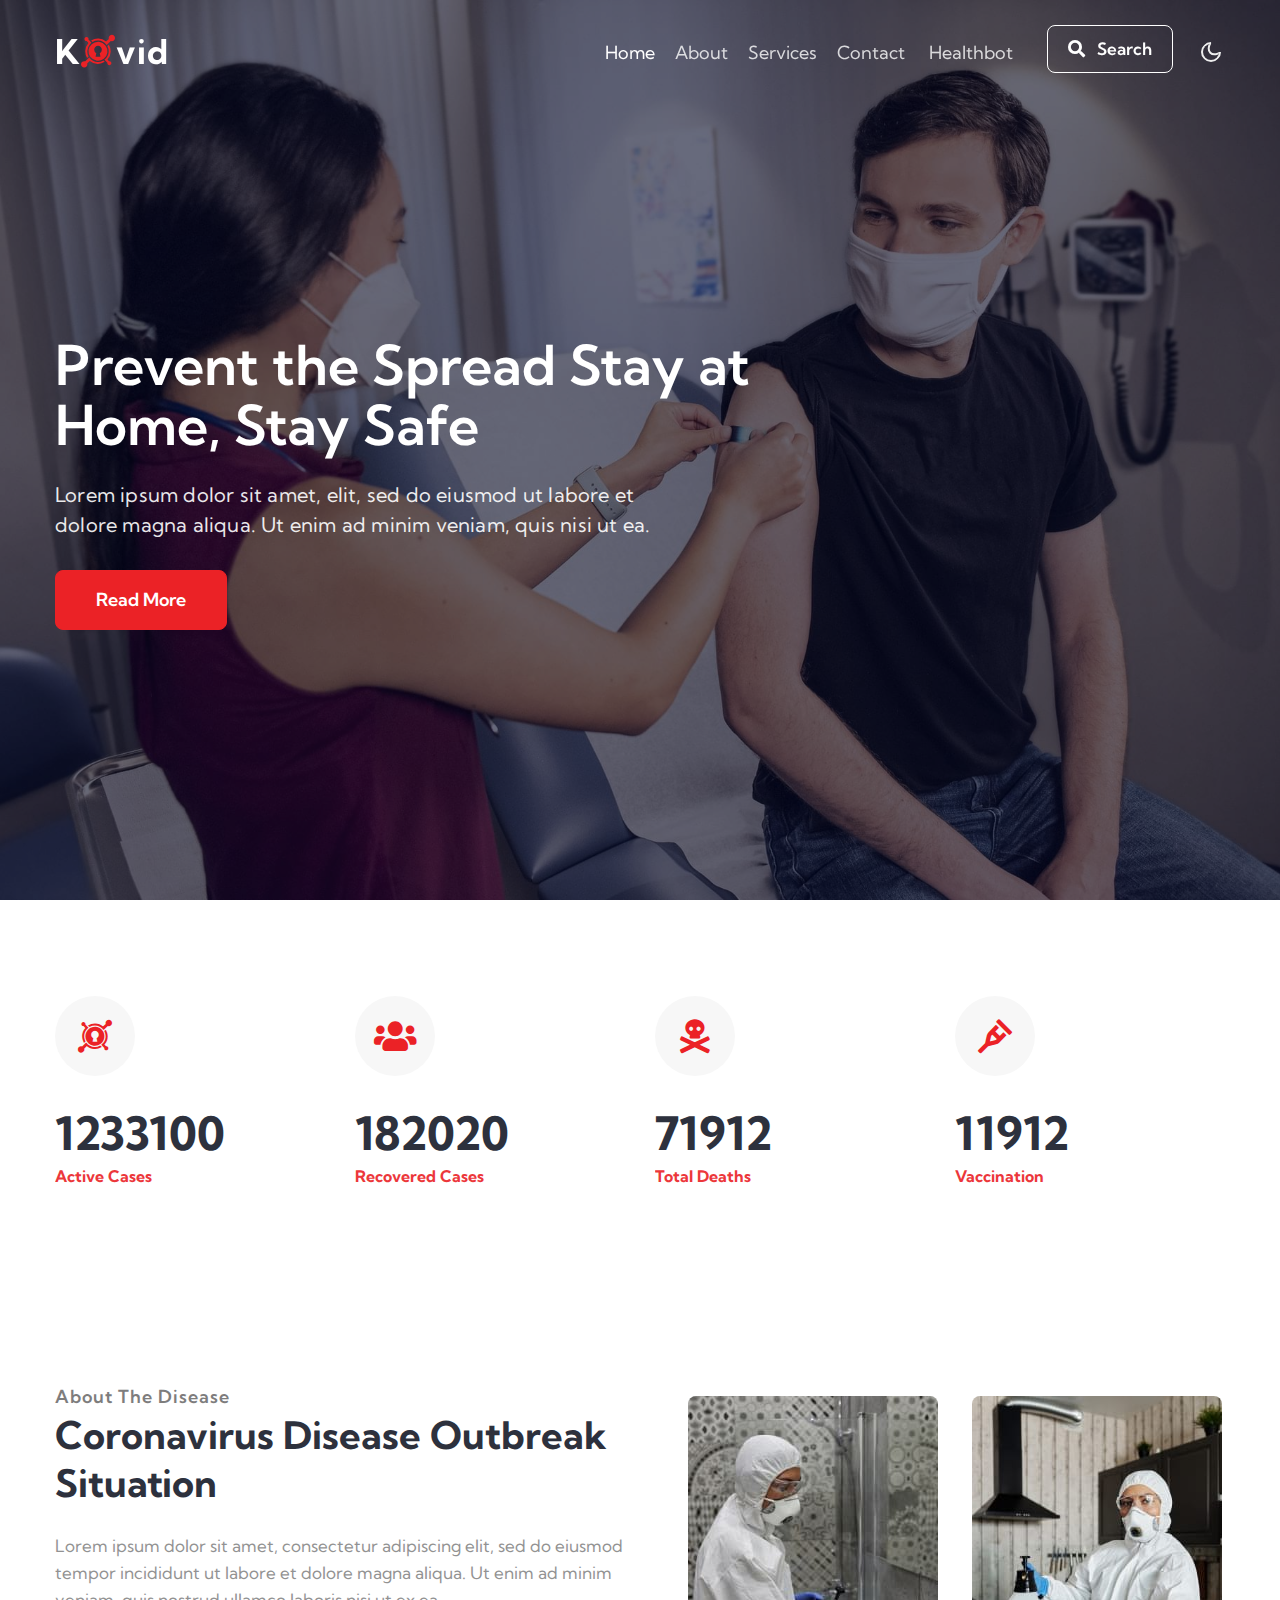
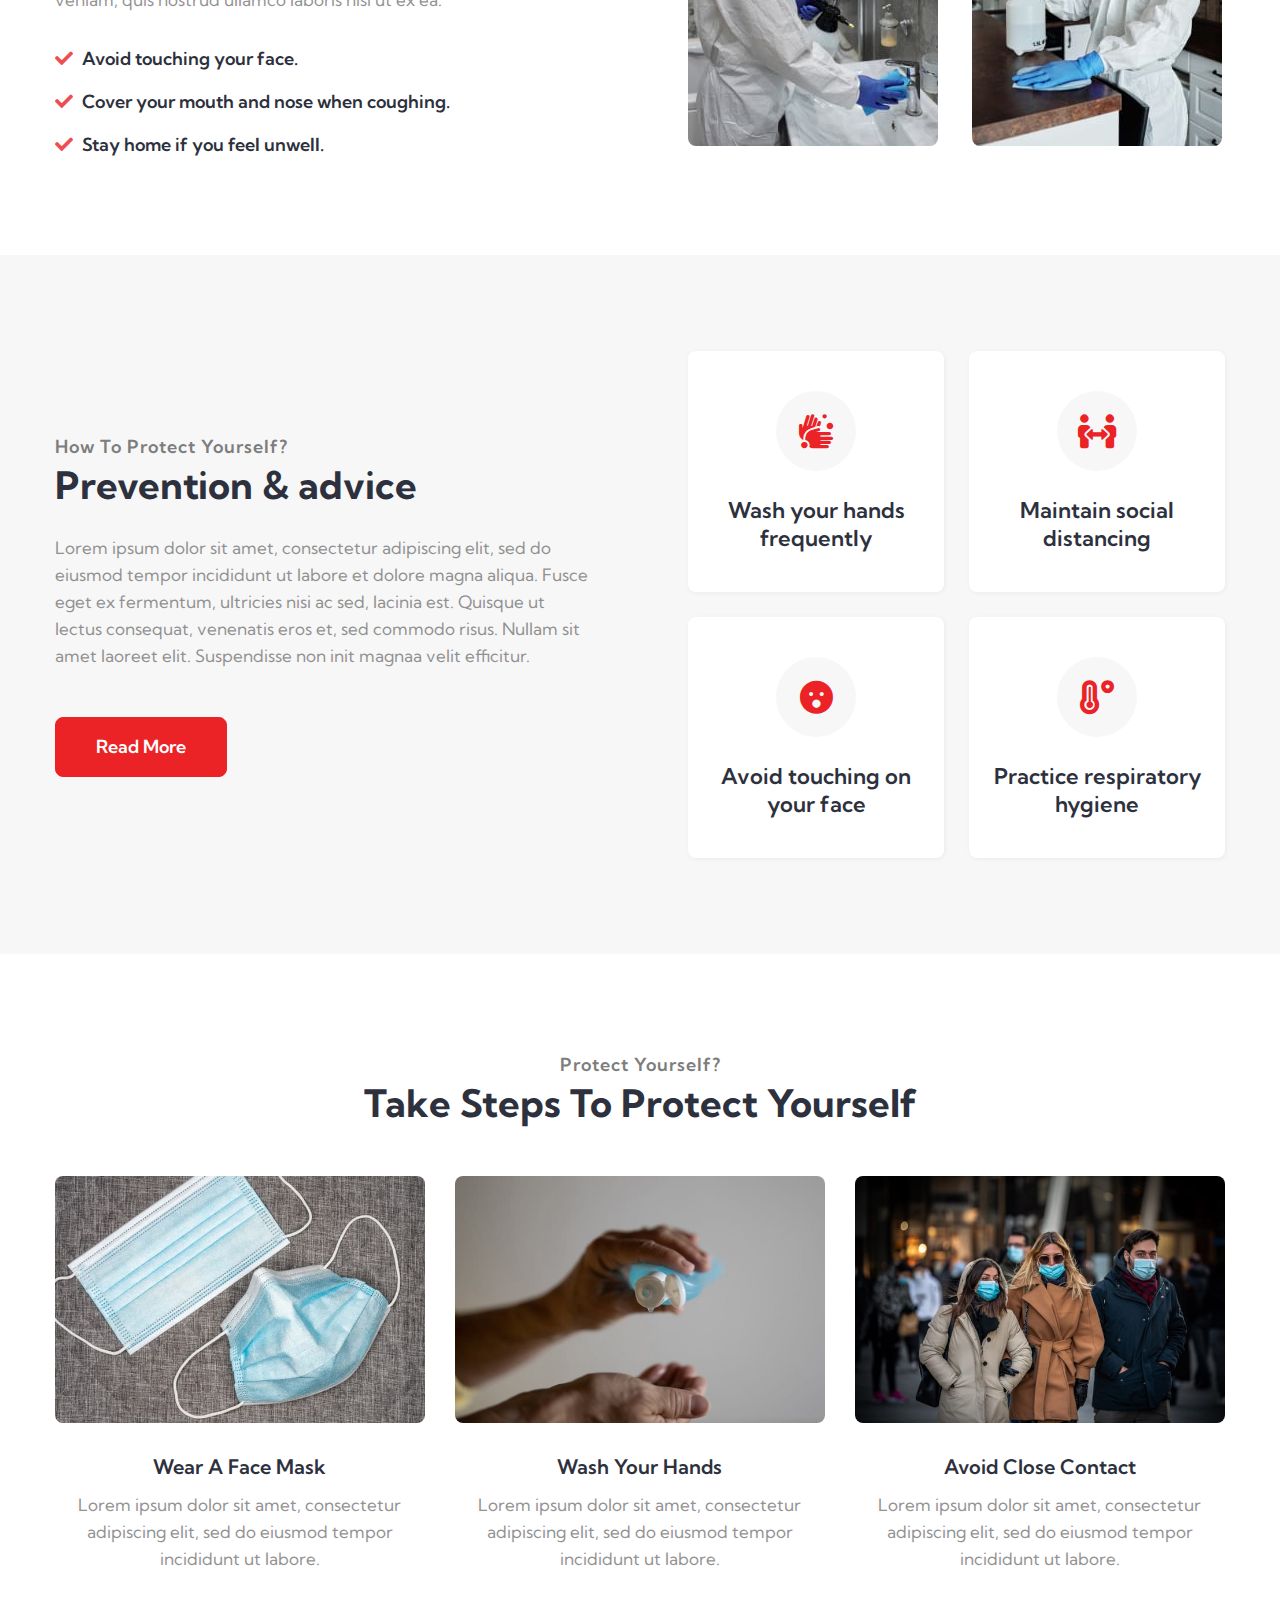
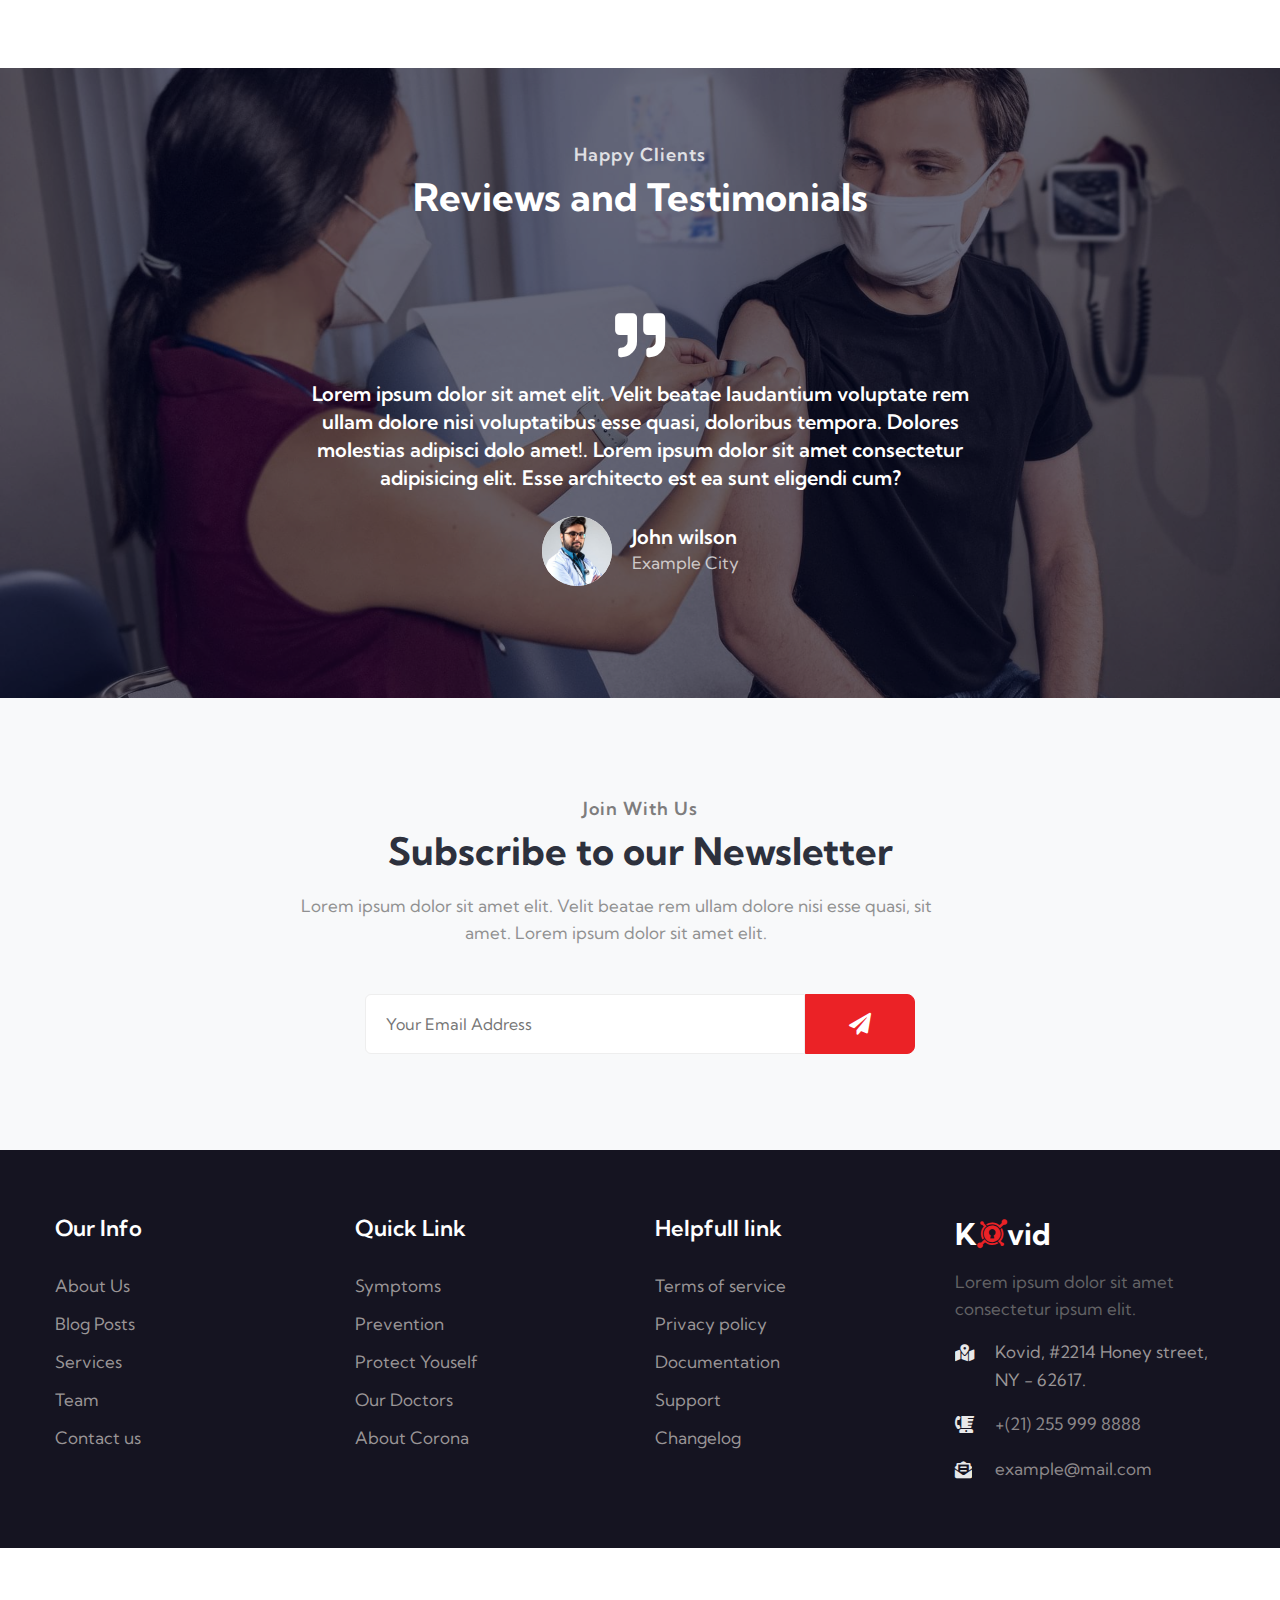
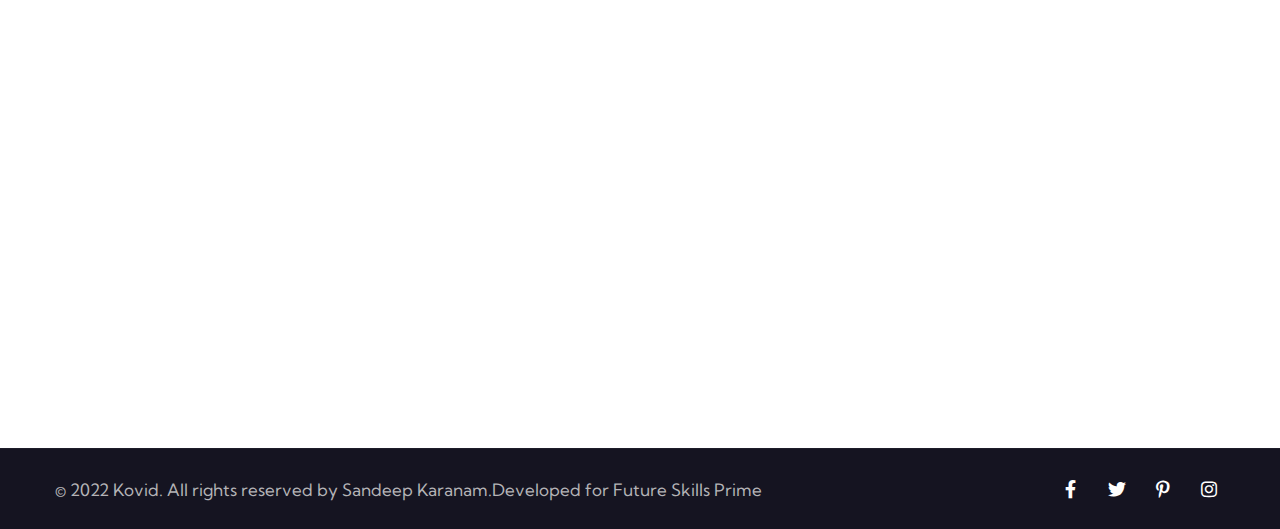
<file: index.html>
<!doctype html>
<html lang="en">

<head>
    <!-- Required meta tags -->
    <meta charset="utf-8">
    <meta name="viewport" content="width=device-width, initial-scale=1, shrink-to-fit=no">
    <title>Kovid - Medical Category</title>
    <!-- google fonts -->
    <link href="//fonts.googleapis.com/css2?family=Kumbh+Sans:wght@300;400;700&display=swap" rel="stylesheet">
    <!-- Template CSS -->
    <link rel="stylesheet" href="assets/css/style-starter.css">
</head>

<body>
    <!--header-->
    <header id="site-header" class="fixed-top">
        <div class="container">
            <nav class="navbar navbar-expand-lg navbar-dark stroke">
                <h1>
                    <a class="navbar-brand" href="index.html">
                      K<i class="fab fa-keycdn"></i>vid</a>
                </h1>
                <!-- if logo is image enable this   
          <a class="navbar-brand" href="#index.html">
              <img src="image-path" alt="Your logo" title="Your logo" style="height:35px;" />
          </a> -->
                <button class="navbar-toggler  collapsed bg-gradient" type="button" data-toggle="collapse"
                    data-target="#navbarTogglerDemo02" aria-controls="navbarTogglerDemo02" aria-expanded="false"
                    aria-label="Toggle navigation">
                    <span class="navbar-toggler-icon fa icon-expand fa-bars"></span>
                    <span class="navbar-toggler-icon fa icon-close fa-times"></span>
                    </span>
                </button>
                <div class="collapse navbar-collapse" id="navbarTogglerDemo02">
                    <ul class="navbar-nav ml-lg-auto">
                        <li class="nav-item active">
                            <a class="nav-link" href="index.html">Home <span class="sr-only">(current)</span></a>
                        </li>
                        <li class="nav-item">
                            <a class="nav-link" href="about.html">About</a>
                        </li>
                        <li class="nav-item">
                            <a class="nav-link" href="services.html">Services</a>
                        </li>
                        <li class="nav-item mr-lg-1">
                            <a class="nav-link" href="contact.html">Contact</a>
                        </li>
                        <li class="nav-item mr-lg-1">
                            <a class="nav-link" href="healthbot.html">Healthbot</a>
                        </li>
                         <!--/search-right-->
                            <li class="header-search mr-lg-2 mt-lg-0 mt-4 position-relative">
                                <div class="search-right">
                                    <a href="#search" class="btn btn-style search-btn" title="search"><span
                                            class="fas fa-search mr-2" aria-hidden="true"></span> Search</a>
                                  
                                </div>
                            </li>
                            <!--//search-right-->
                    </ul>
                </div>
               

                <!-- toggle switch for light and dark theme -->
                <div class="mobile-position">
                    <nav class="navigation">
                        <div class="theme-switch-wrapper">
                            <label class="theme-switch" for="checkbox">
                                <input type="checkbox" id="checkbox">
                                <div class="mode-container py-1">
                                    <i class="gg-sun"></i>
                                    <i class="gg-moon"></i>
                                </div>
                            </label>
                        </div>
                    </nav>
                </div>
                <!-- //toggle switch for light and dark theme -->
            </nav>

        </div>
    </header>
    <!--/header-->

    <!-- hero slider Start -->
    <div class="banner-wrap">
        <div class="banner-slider">
            <!-- hero slide start -->
            <div class="banner-slide bg1">
                <div class="container">
                    <div class="hero-content">
                        <h1 data-animation="flipInX" data-delay="0.8s" data-color="#fff">
                            Prevent the Spread
                            Stay at Home, Stay Safe</h1>
                        <p data-animation="fadeInDown" class="mt-4">Lorem ipsum dolor sit amet, elit, sed do eiusmod ut
                            labore et dolore magna aliqua.
                            <span class="dis-none">Ut enim ad minim veniam, quis nisi ut ea.</span> </p>
                        <div class="cta-btn" data-animation="fadeInUp" data-delay="1s">
                            <a href="#url" class="btn btn-style btn-primary">Read More</a>
                        </div>
                    </div>
                </div>
                <div class="hero-overlay"></div>
            </div>
            <!-- hero slide end -->
           
        </div>
    </div>
    <!-- hero slider end -->
    <!--/home-stats-->
    <section class="w3l-stats-main py-5">
        <div class="container py-lg-5 py-2">
            <div class="row stats-con">
                <div class="col-lg-3 col-6 stats_info counter_grid text-left mt-lg-0 mt-5">
                    <div class="icon stat-icon">
                        <i class="fab fa-keycdn"></i>
                    </div>
                    <p class="counter">1233100</p>
                    <h4>Active Cases</h4>
                </div>
                <div class="col-lg-3 col-6 stats_info counter_grid1 text-left mt-lg-0 mt-5">
                    <div class="icon stat-icon">
                        <i class="fas fa-users"></i>
                    </div>
                    <p class="counter">182020</p>
                    <h4>Recovered Cases</h4>
                </div>
                <div class="col-lg-3 col-6 stats_info counter_grid text-left mt-lg-0 mt-5">
                    <div class="icon stat-icon">
                        <i class="fas fa-skull-crossbones"></i>
                    </div>
                    <p class="counter">71912</p>
                    <h4>Total Deaths</h4>
                </div>
                <div class="col-lg-3 col-6 stats_info counter_grid text-left mt-lg-0 mt-5">
                    <div class="icon stat-icon">
                        <i class="fas fa-crutch"></i>
                    </div>
                    <p class="counter">11912</p>
                    <h4>Vaccination</h4>
                </div>
            </div>
        </div>
    </section>
    <!--//home-stats-->
    <!-- home page about section -->
    <section class="w3l-homeblock1" id="about">
        <div class="midd-w3 py-5">
            <div class="container py-lg-5 py-md-3">
                <div class="row align-items-center">
                    <div class="col-lg-6">
                        <span class="title-subw3hny">About the disease</span>
                        <h3 class="title-w3l">Coronavirus Disease 
                            Outbreak Situation</h3>
                        <p class="mt-md-4 mt-3">Lorem ipsum dolor sit amet, consectetur adipiscing elit, sed do eiusmod
                            tempor incididunt ut labore et dolore magna aliqua. Ut enim ad minim veniam, quis nostrud
                            ullamco laboris nisi ut ex ea. </p>
                        <ul class="service-list pt-lg-2 mt-4">
                            <li class="service-link"><a href="#url"><span class="fas fa-check"></span> Avoid touching your face.</a></li>
                            <li class="service-link"><a href="#url"><span class="fas fa-check"></span> Cover your mouth and nose when coughing.</a></li>
                            <li class="service-link"><a href="#url"><span class="fas fa-check"></span> Stay home if you feel unwell.</a></li>
                        </ul>
                    </div>
                    <div class="HomeAboutImages col-lg-6 mt-lg-0 mt-5 pl-lg-5">
                        <div class="row position-relative">
                            <div class="col-6">
                                <img src="assets/images/1.jpg" alt="" class="radius-image img-fluid">
                            </div>
                            <div class="col-6">
                                <img src="assets/images/2.jpg" alt="" class="radius-image img-fluid">
                            </div>
                        </div>
                    </div>
                </div>
            </div>
        </div>
    </section>
    <!-- //home page about section -->
    <!-- features-section -->
    <section class="w3l-features py-5" id="work">
        <div class="container py-lg-5 py-md-4 py-2">
            <div class="row main-cont-wthree-2 align-items-center">
                <div class="col-lg-6 feature-grid-left pr-lg-5">
                    <h5 class="title-subw3hny">How to Protect Yourself?</h5>
                    <h3 class="title-w3l mb-4">Prevention & advice</h3>
                    <p class="text-para">Lorem ipsum dolor sit amet, consectetur adipiscing elit, sed do eiusmod tempor incididunt ut labore et dolore magna aliqua.  Fusce eget ex fermentum, ultricies nisi ac sed,
                        lacinia est. Quisque ut lectus consequat, venenatis eros et, sed commodo risus. Nullam sit
                        amet laoreet elit. Suspendisse non init magnaa velit efficitur.
                    </p>
                    <a href="about.html" class="btn btn-style btn-primary mt-lg-5 mt-4">Read More</a>
                </div>
                <div class="col-lg-6 feature-grid-right mt-lg-0 mt-5 pl-lg-5">
                    <div class="call-grids-w3 d-grid">
                        <div class="grids-1 box-wrap">
                            <div class="icon">
                                <i class="fas fa-hands-wash"></i>
                            </div>
                            <h4><a href="about.html" class="title-head">Wash your hands frequently</a></h4>
                        </div>
                        <div class="grids-1 box-wrap">
                            <div class="icon">
                                <i class="fas fa-people-arrows"></i>
                            </div>
                            <h4><a href="about.html" class="title-head">Maintain social distancing</a></h4>
                        </div>
                        <div class="grids-1 box-wrap">
                            <div class="icon">
                                <i class="fas fa-surprise"></i>
                            </div>
                            <h4><a href="about.html" class="title-head">Avoid touching on your face</a></h4>
                        </div>
                        <div class="grids-1 box-wrap">
                            <div class="icon">
                                <i class="fas fa-temperature-high"></i>
                            </div>
                            <h4><a href="about.html" class="title-head">Practice respiratory hygiene</a></h4>
                        </div>
                    </div>
                </div>
            </div>
        </div>
    </section>
    <!-- features section -->
    <!--  services section -->
    <div class="w3l-servicesblock2" id="services">
        <section id="grids5-block" class="py-5">
            <div class="container py-lg-5 py-md-4 py-2">
                <h5 class="title-subw3hny text-center">Protect Yourself?</h5>
                <h3 class="title-w3l text-center">Take Steps To Protect
                    Yourself</h3>
                <div class="row mt-lg-5 mt-4 text-center">
                    <div class="col-lg-4 col-md-6">
                        <div class="grids5-info">
                            <a href="#service" class="d-block zoom"><img src="assets/images/s1.jpg" alt=""
                                    class="img-fluid" /></a>
                            <div class="blog-info">
                                <a href="#service" class="title">Wear A Face Mask</a>
                                <p class="text-para"> Lorem ipsum dolor sit amet, consectetur adipiscing elit, sed do eiusmod tempor incididunt ut labore. </p>
                            </div>
                           
                        </div>
                    </div>
                    <div class="col-lg-4 col-md-6 mt-md-0 mt-5">
                        <div class="grids5-info">
                            <a href="#service" class="d-block zoom"><img src="assets/images/s2.jpg" alt=""
                                    class="img-fluid" /></a>
                            <div class="blog-info">
                                <a href="#service" class="title">Wash Your Hands</a>
                                <p class="text-para">Lorem ipsum dolor sit amet, consectetur adipiscing elit, sed do eiusmod tempor incididunt ut labore. </p>
                            </div>
                            
                        </div>
                    </div>
                    <div class="col-lg-4 col-md-6 mt-lg-0 mt-5">
                        <div class="grids5-info">
                            <a href="#service" class="d-block zoom"><img src="assets/images/s3.jpg" alt=""
                                    class="img-fluid" /></a>
                            <div class="blog-info">
                                <a href="#service" class="title">Avoid Close Contact</a>
                                <p class="text-para"> Lorem ipsum dolor sit amet, consectetur adipiscing elit, sed do eiusmod tempor incididunt ut labore. </p>
                            </div>
                           
                        </div>
                    </div>
                </div>
            </div>
        </section>
    </div>
    <!--//services-section-->
    <!--/testimonials-->
    <section class="w3l-testimonials" id="testimonials">
        <!-- /grids -->
        <div class="cusrtomer-layout py-5">
            <div class="container py-lg-4 py-md-3 py-2 pb-lg-0">
                <h5 class="title-subw3hny text-center mb-1">Happy Clients</h5>
                <h3 class="title-w3l two text-center mb-sm-5 mb-4">Reviews and Testimonials</h3>
                <!-- /grids -->
                <div class="testimonial-width">
                    <div id="owl-demo1" class="owl-two owl-carousel owl-theme">
                        <div class="item">
                            <div class="testimonial-content">
                                <div class="testimonial">
                                    <i class="fas fa-quote-right"></i>
                                    <blockquote>
                                        <q>Lorem ipsum dolor sit amet elit. Velit beatae
                                            laudantium voluptate rem ullam dolore nisi voluptatibus esse quasi,
                                            doloribus tempora.
                                            Dolores molestias adipisci dolo amet!. Lorem ipsum dolor sit amet
                                            consectetur
                                            adipisicing elit. Esse architecto est ea sunt eligendi cum?</q>
                                    </blockquote>
                                    <div class="testi-des">
                                        <div class="test-img"><img src="assets/images/team1.jpg" class="img-fluid"
                                                alt="client-img">
                                        </div>
                                        <div class="peopl align-self">
                                            <h3>John wilson</h3>
                                            <p class="indentity">Example City</p>
                                        </div>
                                    </div>
                                </div>
                            </div>
                        </div>

                    </div>
                </div>
            </div>
            <!-- /grids -->
        </div>
        <!-- //grids -->
    </section>
    <!-- //testimonials -->
   
     <!--/subscribe-->
            <section class="w3l-project py-5" id="subscribe">
                <div class="container py-md-5 py-sm-4 py-2">
                    <div class="bottom-info">
                        <div class="header-section text-center">
                            <h5 class="title-subw3hny text-center mb-1">Join With Us</h5>
                            <h3 class="title-w3l">Subscribe to our Newsletter</h3>
                            <p class="mt-3 pr-lg-5">Lorem ipsum dolor sit amet elit. Velit beatae
                                rem ullam dolore nisi esse quasi, sit amet. Lorem ipsum dolor sit
                                amet elit.</p>
                        </div>
                        <form action="#" class="subscribe mt-5" method="post">
                            <input type="email" name="email" placeholder="Your Email Address" required="">
                            <button class="btn btn-style btn-primary"><i class="fas fa-paper-plane"></i></button>
                        </form>
                    </div>
                </div>
            </section>
     <!--//subscribe-->
    <!--/footer-->
    <section class="w3l-footer-29-main">
        <div class="footer-29 py-5">
            <div class="container py-lg-3">
                <div class="row footer-top-29">
                    <div class="col-lg-3 col-sm-6 footer-list-29 footer-2 mt-lg-0 mt-md-5 mt-4">
                        <ul>
                            <h6 class="footer-title-29">Our Info</h6>
                            <li><a href="about.html">About Us</a></li>
                            <li><a href="blog.html"> Blog Posts</a></li>
                            <li><a href="services.html">Services</a></li>
                           
                            <li><a href="about.html">Team</a></li>
                            <li><a href="contact.html">Contact us</a></li>
                        </ul>
                    </div>
                    <div class="col-lg-3 col-sm-6 footer-list-29 footer-2 mt-lg-0 mt-md-5 mt-4">
                        <h6 class="footer-title-29">Quick Link</h6>
                        <ul>
                            <li><a href="#syn">Symptoms</a></li>
                        
                            <li><a href="#vention">Prevention</a></li>
                            <li><a href="#protect">Protect Youself</a></li>
                            <li><a href="#our">Our Doctors</a></li>
                            <li><a href="#pack">About Corona</a></li>
                            
                        </ul>
                    </div>
                    <div class="col-lg-3 col-sm-6 footer-list-29 footer-2 mt-lg-0 mt-md-5 mt-4">
                        <h6 class="footer-title-29">Helpfull link</h6>
                        <ul>
                            <li><a href="#terms">Terms of service</a></li>
                            <li><a href="#privacy"> Privacy policy</a></li>
                            <li><a href="#doc"> Documentation</a></li>
                            <li><a href="#support"> Support</a></li>
                            <li><a href="#changelog"> Changelog</a></li>
                        </ul>
                    </div>
                    <div class="col-lg-3 col-sm-6 footer-list-29 footer-2 mt-lg-0 mt-md-5 mt-4">
                        <div class="footer-logo mb-3">
                            <h2>
                                <a class="navbar-brand" href="index.html">
                                    K<i class="fab fa-keycdn"></i>vid</a>
                            </h2>
                        </div>
                        <p>Lorem ipsum dolor sit amet consectetur ipsum elit.</p>

                        <div class="cont-details">
                            <div class="cont-top margin-up">
                              <div class="cont-left text-center">
                                <span class="fas fa-map-marked-alt"></span>
                              </div>
                              <div class="cont-right">
                                <p> Kovid, #2214 Honey street, NY - 62617.</p>
                              </div>
                            </div>
                            <div class="cont-top margin-up">
                              <div class="cont-left text-center">
                                <span class="fas fa-blender-phone"></span>
                              </div>
                              <div class="cont-right">
                                <p><a href="tel:+(21) 255 999 8888"> +(21) 255 999
                                    8888</a></p>
                              </div>
                            </div>
                            <div class="cont-top margin-up">
                              <div class="cont-left text-center">
                                <span class="fas fa-envelope-open-text"></span>
                              </div>
                              <div class="cont-right">
                                <p><a href="mailto:example@mail.com" class="mail">
                                    example@mail.com</a></p>
                              </div>
                            </div>
                          </div>
                       
                    </div>
                </div>
            </div>
        </div>
    </section>
    <iframe src='https://webchat.botframework.com/embed/healthbot-lqmjmqv?s=9ZQSQB8TjAM.A_zTsvO0Vhxl8mqG3ywYYK9I-nsB6h71Mov4ZQ7E3zc'  style='min-width: 400px; width: 100%; min-height: 500px;'></iframe>
    <!-- //footer -->
    <!-- copyright -->
    <section class="w3l-copyright">
        <div class="container">
            <div class="row bottom-copies">
                <p class="col-lg-8 copy-footer-29">© 2022 Kovid. All rights reserved by Sandeep Karanam.Developed for Future Skills Prime<a>
                </a></p>
                        </a></p>
                  <div class="col-lg-4 main-social-footer-29">
                    <a href="#facebook" class="facebook"><span class="fab fa-facebook-f"></span></a>
                    <a href="#twitter" class="twitter"><span class="fab fa-twitter"></span></a>
                    <a href="#pinterest"><span class="fab fa-pinterest-p"></span></a>
                    <a href="#instagram" class="instagram"><span class="fab fa-instagram"></span></a>
                 
                  </div>
            </div>
        </div>
        <!-- move top -->
        <button onclick="topFunction()" id="movetop" title="Go to top">
            <i class="fas fa-level-up-alt"></i>
        </button>
        <script>
            // When the user scrolls down 20px from the top of the document, show the button
            window.onscroll = function () {
                scrollFunction()
            };

            function scrollFunction() {
                if (document.body.scrollTop > 20 || document.documentElement.scrollTop > 20) {
                    document.getElementById("movetop").style.display = "block";
                } else {
                    document.getElementById("movetop").style.display = "none";
                }
            }

            // When the user clicks on the button, scroll to the top of the document
            function topFunction() {
                document.body.scrollTop = 0;
                document.documentElement.scrollTop = 0;
            }
        </script>
        <!-- /move top -->
    </section>
    <!-- //copyright -->
    <!--//footer-->
    <!-- Template JavaScript -->
    <script src="assets/js/jquery-3.3.1.min.js"></script>
    <script src="assets/js/theme-change.js"></script>
    
    <!-- disable body scroll which navbar is in active -->
    <script>
        $(function () {
            $('.navbar-toggler').click(function () {
                $('body').toggleClass('noscroll');
            })
        });
    </script>
    <!-- disable body scroll which navbar is in active -->

    <!--/MENU-JS-->
    <script>
        $(window).on("scroll", function () {
            var scroll = $(window).scrollTop();

            if (scroll >= 80) {
                $("#site-header").addClass("nav-fixed");
            } else {
                $("#site-header").removeClass("nav-fixed");
            }
        });

        //Main navigation Active Class Add Remove
        $(".navbar-toggler").on("click", function () {
            $("header").toggleClass("active");
        });
        $(document).on("ready", function () {
            if ($(window).width() > 991) {
                $("header").removeClass("active");
            }
            $(window).on("resize", function () {
                if ($(window).width() > 991) {
                    $("header").removeClass("active");
                }
            });
        });
    </script>
    <!--//MENU-JS-->
    <script src="assets/js/bootstrap.min.js"></script>

</body>

</html>
</file>
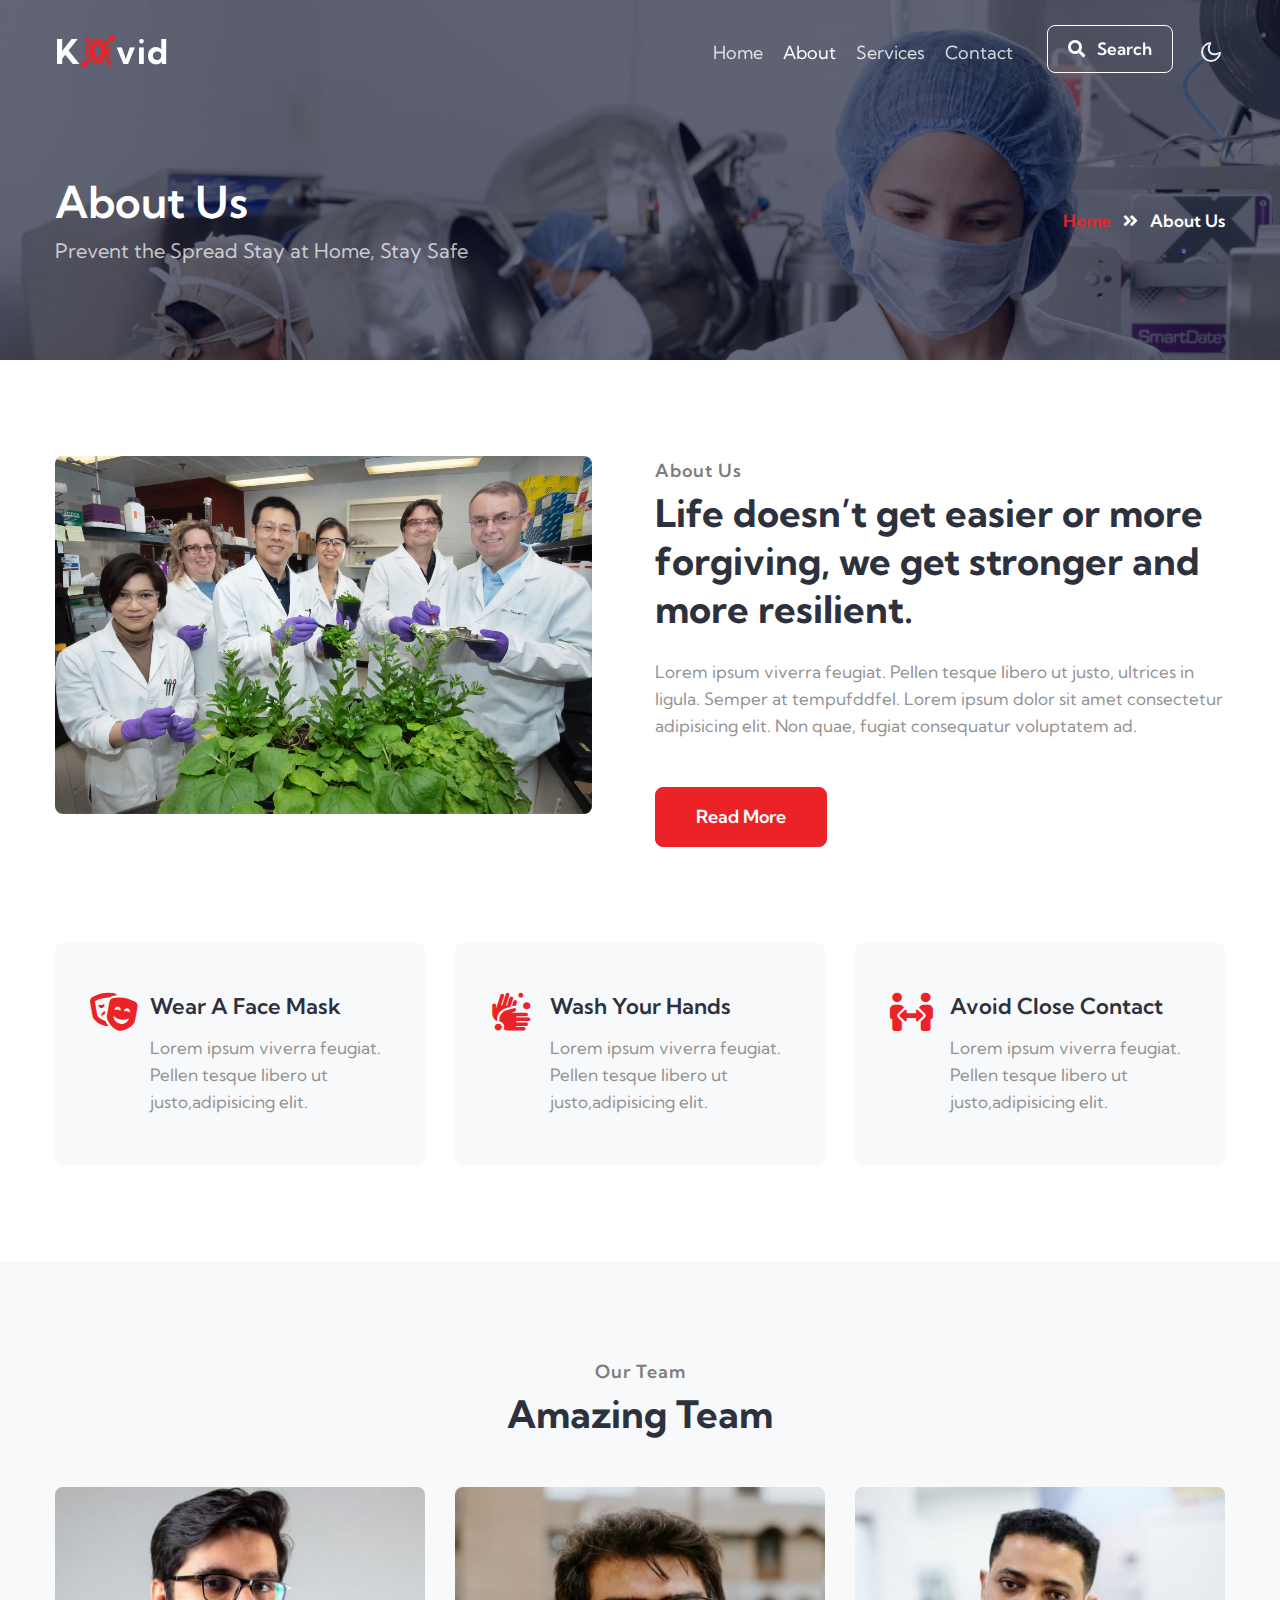
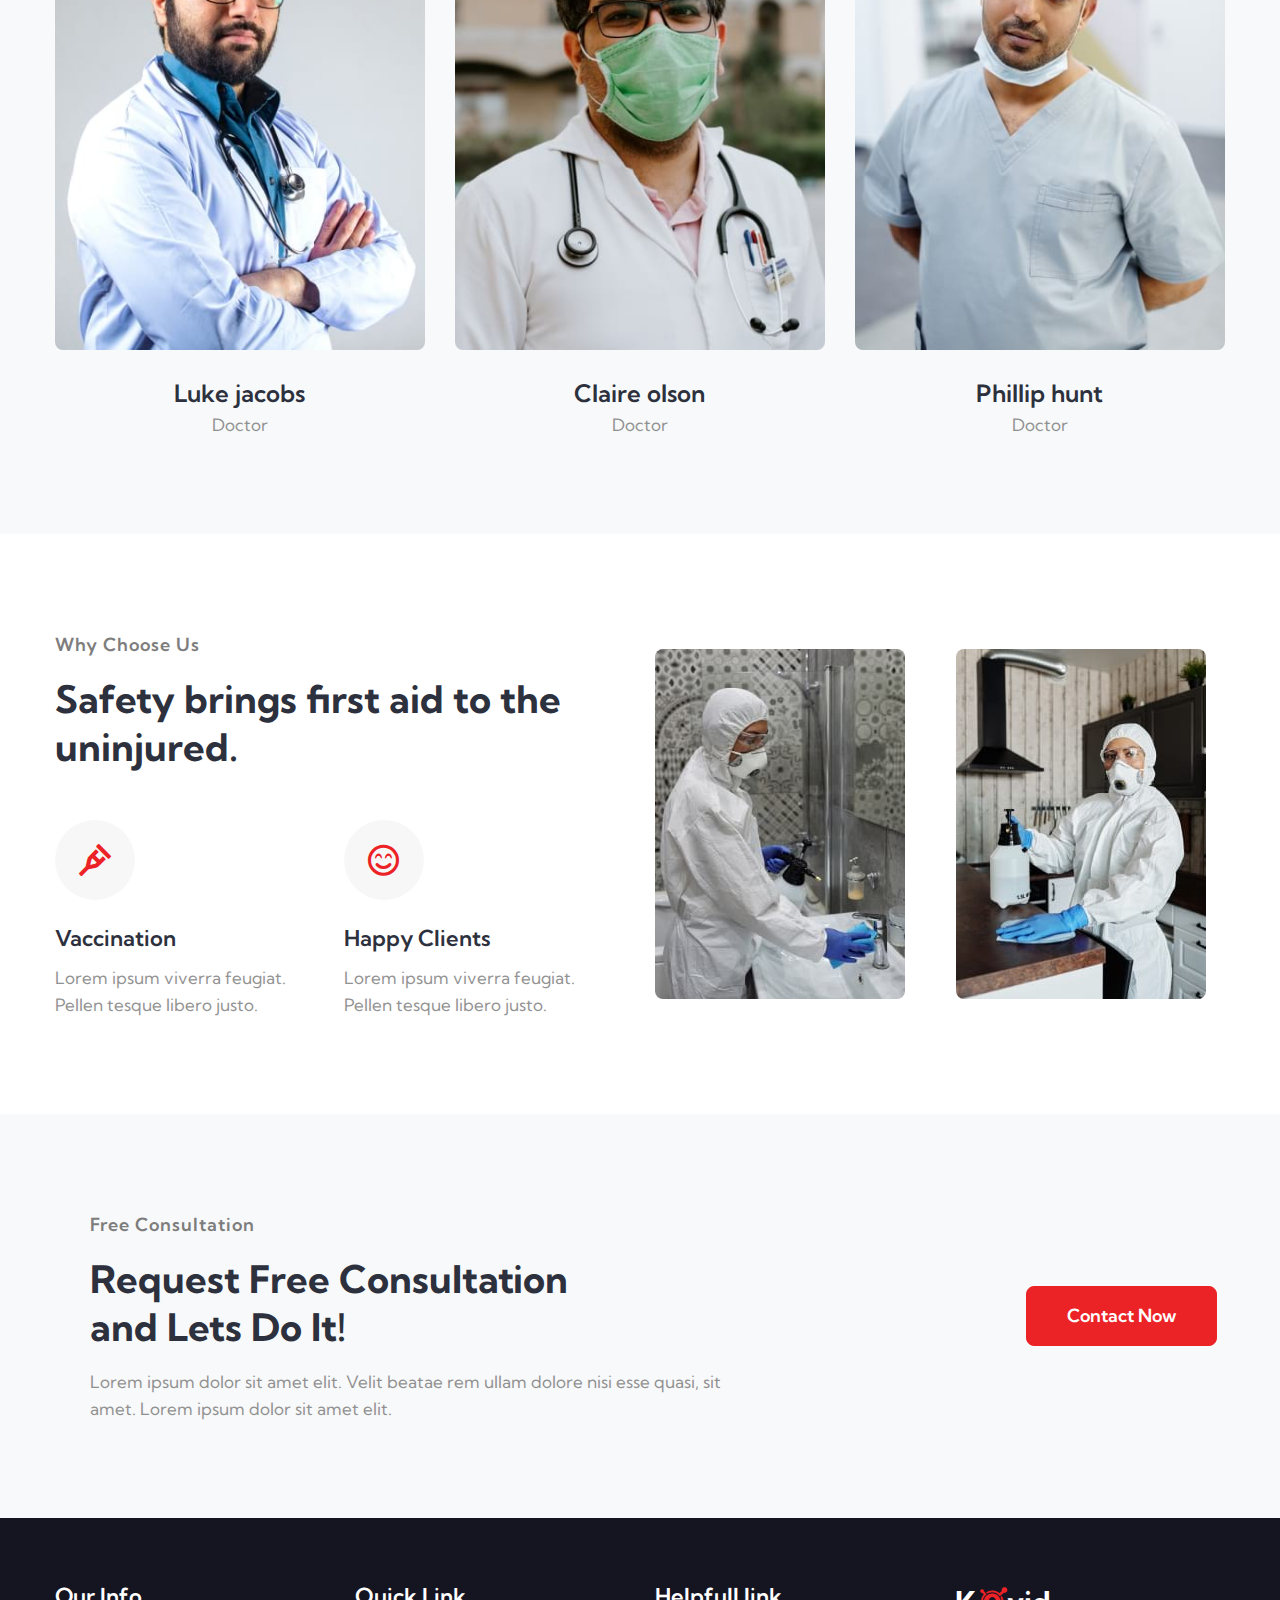
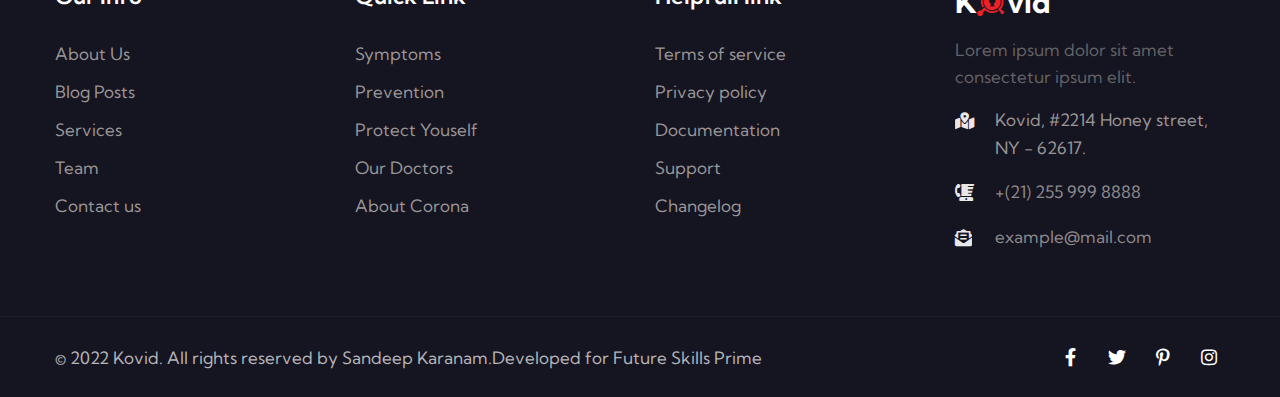
<file: about.html>
<!doctype html>
<html lang="en">

<head>
  <!-- Required meta tags -->
  <meta charset="utf-8">
  <meta name="viewport" content="width=device-width, initial-scale=1, shrink-to-fit=no">
  <title>Kovid - Medical Category</title>
  <!-- google fonts -->
  <link href="//fonts.googleapis.com/css2?family=Kumbh+Sans:wght@300;400;700&display=swap" rel="stylesheet">
  <!-- Template CSS -->
  <link rel="stylesheet" href="assets/css/style-starter.css">
</head>

<body>
  <!--header-->
  <header id="site-header" class="fixed-top">
    <div class="container">
      <nav class="navbar navbar-expand-lg navbar-dark stroke">
        <h1>
          <a class="navbar-brand" href="index.html">
            K<i class="fab fa-keycdn"></i>vid</a>
        </h1>
        <!-- if logo is image enable this   
          <a class="navbar-brand" href="#index.html">
              <img src="image-path" alt="Your logo" title="Your logo" style="height:35px;" />
          </a> -->
        <button class="navbar-toggler  collapsed bg-gradient" type="button" data-toggle="collapse"
          data-target="#navbarTogglerDemo02" aria-controls="navbarTogglerDemo02" aria-expanded="false"
          aria-label="Toggle navigation">
          <span class="navbar-toggler-icon fa icon-expand fa-bars"></span>
          <span class="navbar-toggler-icon fa icon-close fa-times"></span>
          </span>
        </button>
        <div class="collapse navbar-collapse" id="navbarTogglerDemo02">
          <ul class="navbar-nav ml-lg-auto">
            <li class="nav-item">
              <a class="nav-link" href="index.html">Home <span class="sr-only">(current)</span></a>
            </li>
            <li class="nav-item active">
              <a class="nav-link" href="about.html">About</a>
            </li>
            <li class="nav-item">
              <a class="nav-link" href="services.html">Services</a>
            </li>

            <li class="nav-item mr-lg-1">
              <a class="nav-link" href="contact.html">Contact</a>
          </li>
           <!--/search-right-->
              <li class="header-search mr-lg-2 mt-lg-0 mt-4 position-relative">
                  <div class="search-right">
                      <a href="#search" class="btn btn-style search-btn" title="search"><span
                              class="fas fa-search mr-2" aria-hidden="true"></span> Search</a>
                     
                  </div>
              </li>
              <!--//search-right-->
          </ul>
        </div>
        <!-- toggle switch for light and dark theme -->
        <div class="mobile-position">
          <nav class="navigation">
            <div class="theme-switch-wrapper">
              <label class="theme-switch" for="checkbox">
                <input type="checkbox" id="checkbox">
                <div class="mode-container py-1">
                  <i class="gg-sun"></i>
                  <i class="gg-moon"></i>
                </div>
              </label>
            </div>
          </nav>
        </div>
        <!-- //toggle switch for light and dark theme -->
      </nav>

    </div>
  </header>
  <!--/header-->
  <!-- breadcrumb -->
<section class="w3l-about-breadcrumb text-center">
  <div class="breadcrumb-bg breadcrumb-bg-about py-5">
      <div class="container py-lg-5 py-md-4">
        <div class="w3breadcrumb-gids">
          <div class="w3breadcrumb-left text-left">
                    <h2 class="title AboutPageBanner">
                  About Us   </h2>
                              <p class="inner-page-para mt-2">
                                Prevent the Spread
                                Stay at Home, Stay Safe             </p>
          </div>
          <div class="w3breadcrumb-right">
                <ul class="breadcrumbs-custom-path">
                  <li><a href="index.html">Home</a></li>
                  <li class="active"><span class="fas fa-angle-double-right mx-2"></span> About Us</li>
                </ul>
          </div>
    </div>
      </div>
      <div class="hero-overlay"></div>
  </div>
</section>
<!--//breadcrumb-->
<!--/w3l-aboutblock1-->
  <section class="w3l-aboutblock1" id="about">
    <div class="midd-w3 py-5">
      <div class="container py-lg-5 py-md-4 py-2">
        <div class="row">
          <div class="col-lg-6 left-wthree-img pr-lg-5">
            <div class="position-relative">
              <img src="assets/images/banner5.jpg"
                alt="" class="img-fluid radius-image">
              </div>
            </div>
          <div class="col-lg-6 mt-lg-0 mt-5 about-right-faq align-self">
            <h5 class="title-subw3hny mb-1">About Us</h5>
            <h3 class="title-w3l">Life doesn’t get easier or more forgiving, we get stronger and more resilient.</h3>
            <p class="mt-4">Lorem ipsum viverra feugiat. Pellen tesque libero ut justo,
              ultrices in ligula. Semper at tempufddfel. Lorem ipsum dolor sit amet consectetur adipisicing
              elit. Non quae, fugiat consequatur voluptatem ad.</p>
            <a class="btn btn-primary btn-style mt-md-5 mt-4 mr-md-4 mr-3" href="#url">
              Read More </a>
          </div>
        </div>
        <!--/Features-->
        <div class="row justify-content-center mt-5 pt-lg-5 AboutFeatures">
          <div class="col-lg-4 col-md-6 grids-feature">
            <div class="area-box">
              <i class="fas fa-theater-masks" aria-hidden="true"></i>
              <div class="area-box-info">
                <h4><a href="#url" class="title-head">
                  Wear A Face Mask</a></h4>
                    <p>Lorem ipsum viverra feugiat. Pellen tesque libero ut justo,adipisicing
                      elit.</p>
              </div>
            </div>
          </div>
          <div class="col-lg-4 col-md-6 grids-feature mt-md-0 mt-4">
            <div class="area-box">
              <i class="fas fa-hands-wash" aria-hidden="true"></i>
              <div class="area-box-info">
                <h4><a href="#url" class="title-head">
                  Wash Your Hands</a></h4>
                    <p>Lorem ipsum viverra feugiat. Pellen tesque libero ut justo,adipisicing
                      elit.</p>
              </div>
            </div>
          </div>
          <div class="col-lg-4 col-md-6 grids-feature mt-lg-0 mt-4">
            <div class="area-box">
              <i class="fas fa-people-arrows" aria-hidden="true"></i>
              <div class="area-box-info">
                <h4><a href="#url" class="title-head">
                  Avoid Close Contact</a></h4>
                    <p>Lorem ipsum viverra feugiat. Pellen tesque libero ut justo,adipisicing
                      elit.</p>
              </div>
            </div>
          </div>
        </div>
         <!--//Features-->
      </div>
    </div>
  </section>
  <!--//w3l-aboutblock1-->
   <!--/team-sec-->
   <section class="w3l-team-main team py-5" id="team">
    <div class="container py-lg-5">
      <h5 class="title-subw3hny mb-1 text-center">Our Team</h5>
      <h3 class="title-w3l text-center">Amazing Team</h3>
      <div class="row team-row mt-md-5 mt-4">
        <div class="col-lg-4 col-6 team-wrap">
          <div class="team-member text-center">
            <div class="team-img">
              <img src="assets/images/team1.jpg" alt="" class="radius-image">
              <div class="overlay-team">
                <div class="team-details text-center">
                  <div class="socials mt-20">
                    <a href="#url">
                      <span class="fab fa-facebook-f"></span>
                    </a>
                    <a href="#url">
                      <span class="fab fa-twitter"></span>
                    </a>
                    <a href="#url">
                      <span class="fab fa-linkedin-in"></span>
                    </a>
                  </div>
                </div>
              </div>
            </div>
            <a href="#url" class="team-title">Luke jacobs</a>
            <p>Doctor</p>
          </div>
        </div>
        <!-- end team member -->
        <div class="col-lg-4 col-6 team-wrap">
          <div class="team-member text-center">
            <div class="team-img">
              <img src="assets/images/team3.jpg" alt="" class="radius-image">
              <div class="overlay-team">
                <div class="team-details text-center">
                  <div class="socials mt-20">
                    <a href="#url">
                      <span class="fab fa-facebook-f"></span>
                    </a>
                    <a href="#url">
                      <span class="fab fa-twitter"></span>
                    </a>
                    <a href="#url">
                      <span class="fab fa-linkedin-in"></span>
                    </a>
                  </div>
                </div>
              </div>
            </div>
            <a href="#url" class="team-title">Claire olson</a>
            <p>Doctor</p>
          </div>
        </div>
        <!-- end team member -->
        <div class="col-lg-4 col-6 team-wrap mt-lg-0 mt-5">
          <div class="team-member last text-center">
            <div class="team-img">
              <img src="assets/images/team2.jpg" alt="" class="radius-image">
              <div class="overlay-team">
                <div class="team-details text-center">
                  <div class="socials mt-20">
                    <a href="#url">
                      <span class="fab fa-facebook-f"></span>
                    </a>
                    <a href="#url">
                      <span class="fab fa-twitter"></span>
                    </a>
                    <a href="#url">
                      <span class="fab fa-linkedin-in"></span>
                    </a>
                  </div>
                </div>
              </div>
            </div>
            <a href="#url" class="team-title">Phillip hunt</a>
            <p>Doctor</p>
          </div>
        </div>
      </div>
  </section>
  <!--//team-sec-->
  <!--/w3l-about2-->
  <section class="w3l-about2 py-5">
    <div class="container py-lg-5 py-md-4 py-2 AboutPageStats">
      <div class="row cwp23-content align-items-center">
        <div class="col-lg-6 pr-lg-5">
          <h5 class="title-subw3hny mb-3">Why Choose Us</h5>
          <h3 class="title-w3l">Safety brings first aid to the uninjured.</h3>
          <div class="cwp23-text-cols mt-lg-5 mt-4">
            <div class="column">
              <div class="icon mb-4">
                  <span class="fas fa-crutch"></span>
               </div>
              <h4>Vaccination</h4>
              <p>Lorem ipsum viverra feugiat. Pellen tesque libero justo.</p>
            </div>
            <div class="column">
              <div class="icon mb-4">
                <span class="far fa-smile-beam"></span>
              </div>
              <h4>Happy Clients</h4>
              <p>Lorem ipsum viverra feugiat. Pellen tesque libero justo.</p>
            </div>
          </div>
        </div>
        <div class="col-lg-3 col-6 cwp23-text align-self mt-lg-0 mt-5 pr-md-3 pr-2">
          <img src="assets/images/1.jpg" alt=""
            class="radius-image img-fluid">
        </div>
        <div class="col-lg-3 col-6  cwp23-text align-self mt-lg-0 mt-5 pl-md-3 pl-2">
          <img src="assets/images/2.jpg" alt=""
            class="radius-image img-fluid">
        </div>
      </div>
    </div>
  </section>
 <!--//w3l-about2-->
  <!--/w3l-project-->
  <section class="w3l-project-main py-5">
    <div class="container py-md-5 py-2">
      <div class="w3l-project-in">
        <div class="row">
          <div class="col-lg-8">
            <div class="bottom-info">
              <div class="header-section pr-lg-5">
                <h5 class="title-subw3hny mb-3">Free Consultation</h5>
                <h3 class="title-w3l mb-3">Request Free Consultation <br>and <span class="span-bold">Lets Do It!</span>
                </h3>
                <p>Lorem ipsum dolor sit amet elit. Velit beatae rem ullam dolore nisi esse quasi, sit amet. Lorem ipsum dolor sit amet elit.</p>
              </div>
            </div>
          </div>
          <div class="col-lg-4 align-self text-lg-right mt-lg-0 mt-sm-5 mt-4">
            <a href="#" class="btn btn-primary btn-white  btn-style mr-2"> Contact Now </a>
          </div>
        </div>
      </div>
    </div>
  </section>
  <!--//w3l-project-->
  <!--/footer-->
  <section class="w3l-footer-29-main">
    <div class="footer-29 py-5">
      <div class="container py-lg-3">
        <div class="row footer-top-29">
          <div class="col-lg-3 col-sm-6 footer-list-29 footer-2 mt-lg-0 mt-md-5 mt-4">
            <ul>
              <h6 class="footer-title-29">Our Info</h6>
              <li><a href="about.html">About Us</a></li>
              <li><a href="blog.html"> Blog Posts</a></li>
              <li><a href="services.html">Services</a></li>

              <li><a href="about.html">Team</a></li>
              <li><a href="contact.html">Contact us</a></li>
            </ul>
          </div>
          <div class="col-lg-3 col-sm-6 footer-list-29 footer-2 mt-lg-0 mt-md-5 mt-4">
            <h6 class="footer-title-29">Quick Link</h6>
            <ul>
              <li><a href="#syn">Symptoms</a></li>

              <li><a href="#vention">Prevention</a></li>
              <li><a href="#protect">Protect Youself</a></li>
              <li><a href="#our">Our Doctors</a></li>
              <li><a href="#pack">About Corona</a></li>

            </ul>
          </div>
          <div class="col-lg-3 col-sm-6 footer-list-29 footer-2 mt-lg-0 mt-md-5 mt-4">
            <h6 class="footer-title-29">Helpfull link</h6>
            <ul>
              <li><a href="#terms">Terms of service</a></li>
              <li><a href="#privacy"> Privacy policy</a></li>
              <li><a href="#doc"> Documentation</a></li>
              <li><a href="#support"> Support</a></li>
              <li><a href="#changelog"> Changelog</a></li>
            </ul>
          </div>
          <div class="col-lg-3 col-sm-6 footer-list-29 footer-2 mt-lg-0 mt-md-5 mt-4">
            <div class="footer-logo mb-3">
              <h2>
                <a class="navbar-brand" href="index.html">
                    K<i class="fab fa-keycdn"></i>vid</a>
              </h2>
            </div>
            <p>Lorem ipsum dolor sit amet consectetur ipsum elit.</p>

            <div class="cont-details">
              <div class="cont-top margin-up">
                <div class="cont-left text-center">
                  <span class="fas fa-map-marked-alt"></span>
                </div>
                <div class="cont-right">
                  <p> Kovid, #2214 Honey street, NY - 62617.</p>
                </div>
              </div>
              <div class="cont-top margin-up">
                <div class="cont-left text-center">
                  <span class="fas fa-blender-phone"></span>
                </div>
                <div class="cont-right">
                  <p><a href="tel:+(21) 255 999 8888"> +(21) 255 999
                      8888</a></p>
                </div>
              </div>
              <div class="cont-top margin-up">
                <div class="cont-left text-center">
                  <span class="fas fa-envelope-open-text"></span>
                </div>
                <div class="cont-right">
                  <p><a href="mailto:example@mail.com" class="mail">
                      example@mail.com</a></p>
                </div>
              </div>
            </div>

          </div>
        </div>
      </div>
    </div>
  </section>
  <!-- //footer -->
  <!-- copyright -->
  <section class="w3l-copyright">
    <div class="container">
      <div class="row bottom-copies">
        <p class="col-lg-8 copy-footer-29">© 2022 Kovid. All rights reserved by Sandeep Karanam.Developed for Future Skills Prime<a>
            </a></p>
        <div class="col-lg-4 main-social-footer-29">
          <a href="#facebook" class="facebook"><span class="fab fa-facebook-f"></span></a>
          <a href="#twitter" class="twitter"><span class="fab fa-twitter"></span></a>
          <a href="#pinterest"><span class="fab fa-pinterest-p"></span></a>
          <a href="#instagram" class="instagram"><span class="fab fa-instagram"></span></a>
        
        </div>
      </div>
    </div>
    <!-- move top -->
    <button onclick="topFunction()" id="movetop" title="Go to top">
      <i class="fas fa-level-up-alt"></i>
    </button>
    <script>
      // When the user scrolls down 20px from the top of the document, show the button
      window.onscroll = function () {
        scrollFunction()
      };

      function scrollFunction() {
        if (document.body.scrollTop > 20 || document.documentElement.scrollTop > 20) {
          document.getElementById("movetop").style.display = "block";
        } else {
          document.getElementById("movetop").style.display = "none";
        }
      }

      // When the user clicks on the button, scroll to the top of the document
      function topFunction() {
        document.body.scrollTop = 0;
        document.documentElement.scrollTop = 0;
      }
    </script>
    <!-- /move top -->
  </section>
  <!-- //copyright -->
  <!--//footer-->
  <!-- Template JavaScript -->
  <script src="assets/js/jquery-3.3.1.min.js"></script>
  <script src="assets/js/theme-change.js"></script>
  <!-- disable body scroll which navbar is in active -->
  <script>
    $(function () {
      $('.navbar-toggler').click(function () {
        $('body').toggleClass('noscroll');
      })
    });
  </script>
  <!-- disable body scroll which navbar is in active -->

  <!--/MENU-JS-->
  <script>
    $(window).on("scroll", function () {
      var scroll = $(window).scrollTop();

      if (scroll >= 80) {
        $("#site-header").addClass("nav-fixed");
      } else {
        $("#site-header").removeClass("nav-fixed");
      }
    });

    //Main navigation Active Class Add Remove
    $(".navbar-toggler").on("click", function () {
      $("header").toggleClass("active");
    });
    $(document).on("ready", function () {
      if ($(window).width() > 991) {
        $("header").removeClass("active");
      }
      $(window).on("resize", function () {
        if ($(window).width() > 991) {
          $("header").removeClass("active");
        }
      });
    });
  </script>
  <!--//MENU-JS-->
  <script src="assets/js/bootstrap.min.js"></script>

</body>

</html>
</file>
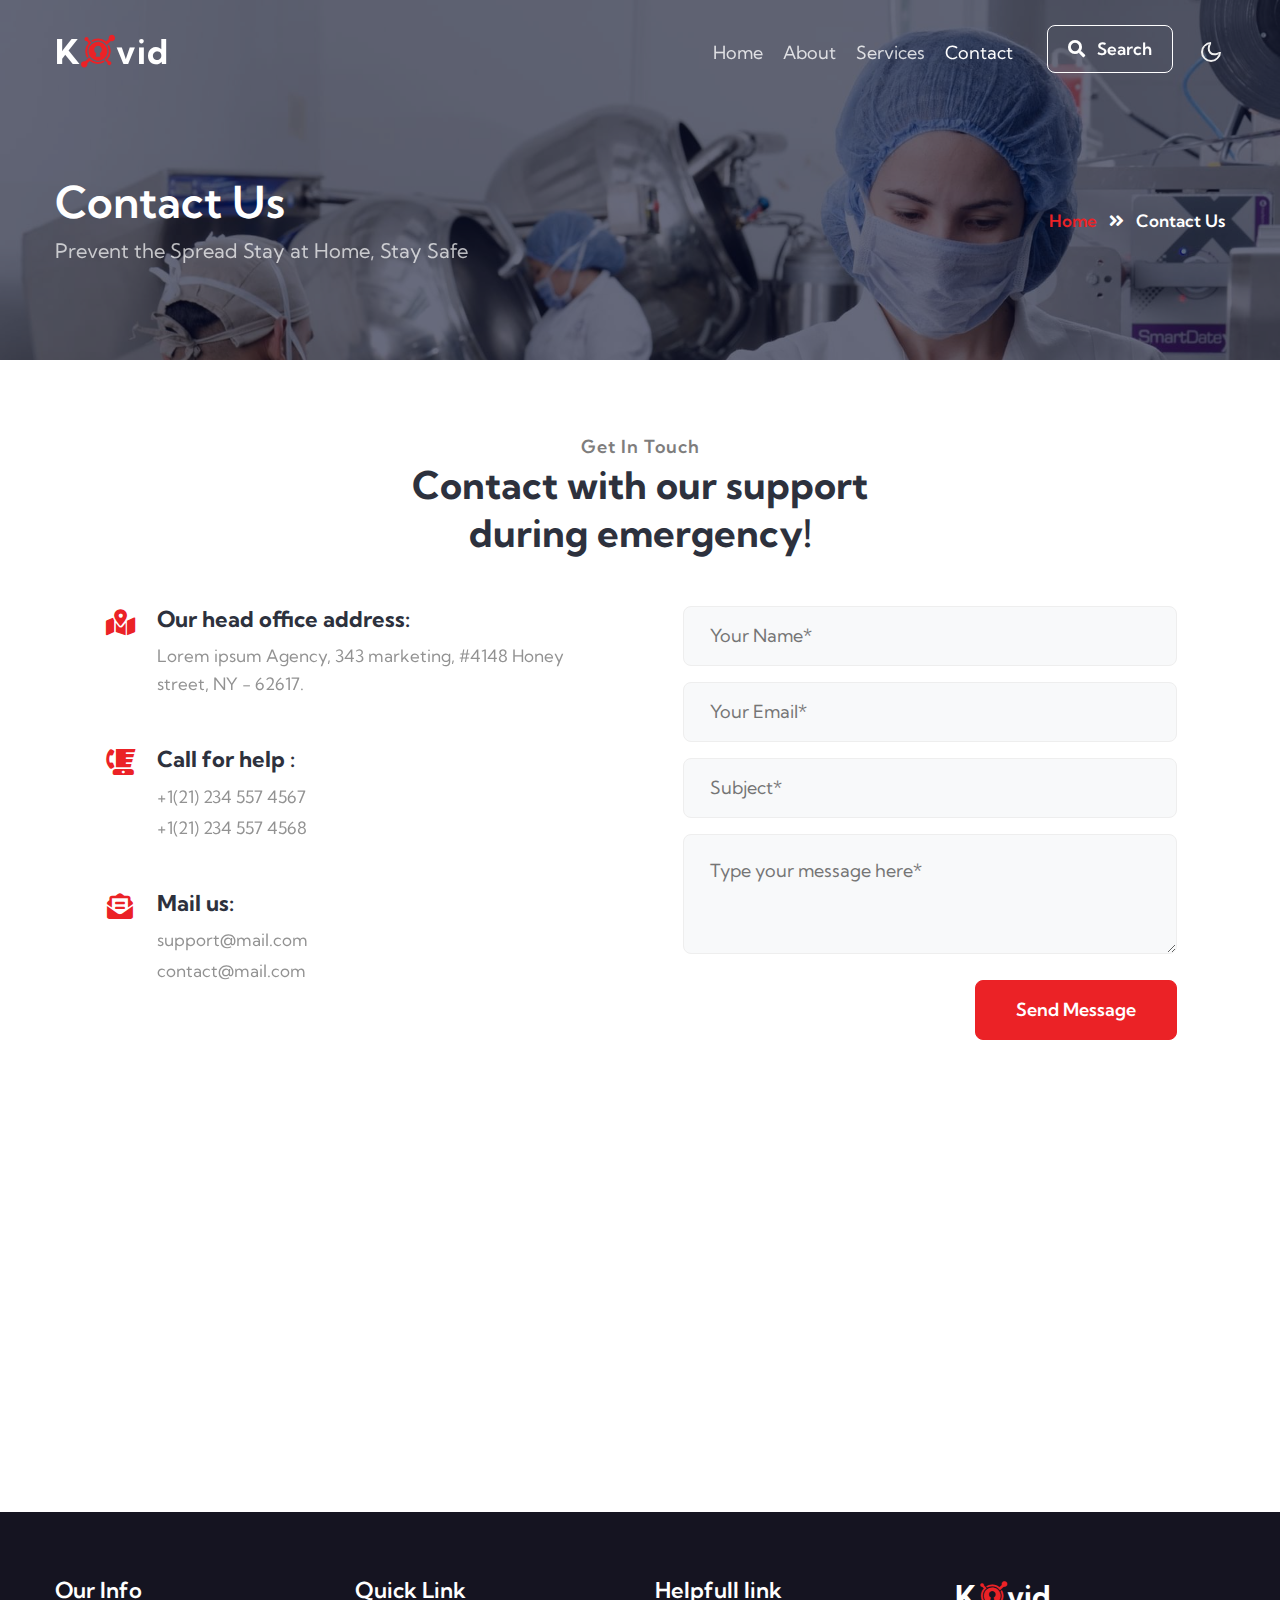
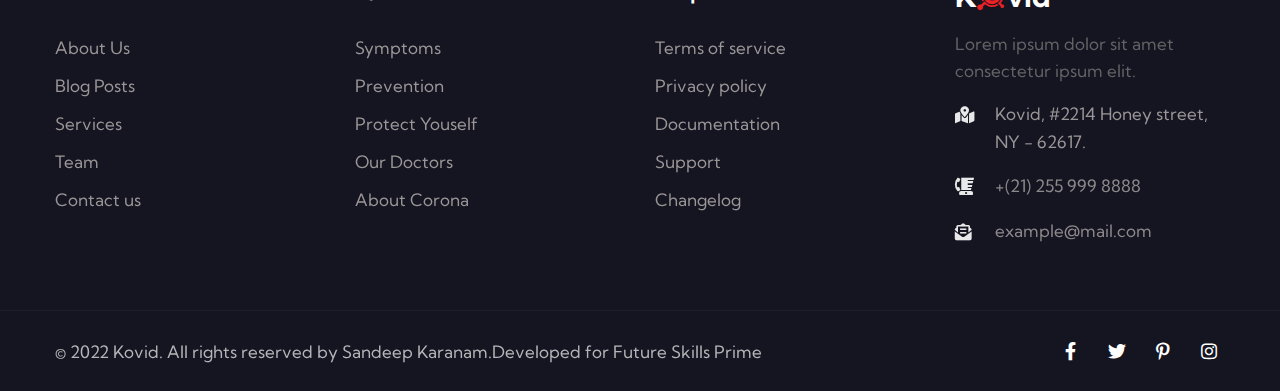
<file: contact.html>
<!doctype html>
<html lang="en">

<head>
  <!-- Required meta tags -->
  <meta charset="utf-8">
  <meta name="viewport" content="width=device-width, initial-scale=1, shrink-to-fit=no">
  <title>Kovid - Medical Category </title>
  <!-- google fonts -->
  <link href="//fonts.googleapis.com/css2?family=Kumbh+Sans:wght@300;400;700&display=swap" rel="stylesheet">
  <!-- Template CSS -->
  <link rel="stylesheet" href="assets/css/style-starter.css">
</head>

<body>
  <!--header-->
  <header id="site-header" class="fixed-top">
    <div class="container">
      <nav class="navbar navbar-expand-lg navbar-dark stroke">
        <h1>
          <a class="navbar-brand" href="index.html">
            K<i class="fab fa-keycdn"></i>vid</a>
        </h1>
        <!-- if logo is image enable this   
          <a class="navbar-brand" href="#index.html">
              <img src="image-path" alt="Your logo" title="Your logo" style="height:35px;" />
          </a> -->
        <button class="navbar-toggler  collapsed bg-gradient" type="button" data-toggle="collapse"
          data-target="#navbarTogglerDemo02" aria-controls="navbarTogglerDemo02" aria-expanded="false"
          aria-label="Toggle navigation">
          <span class="navbar-toggler-icon fa icon-expand fa-bars"></span>
          <span class="navbar-toggler-icon fa icon-close fa-times"></span>
          </span>
        </button>
        <div class="collapse navbar-collapse" id="navbarTogglerDemo02">
          <ul class="navbar-nav ml-lg-auto">
            <li class="nav-item">
              <a class="nav-link" href="index.html">Home <span class="sr-only">(current)</span></a>
            </li>
            <li class="nav-item">
              <a class="nav-link" href="about.html">About</a>
            </li>
            <li class="nav-item">
              <a class="nav-link" href="services.html">Services</a>
            </li>
            <li class="nav-item mr-lg-1 active">
              <a class="nav-link" href="contact.html">Contact</a>
          </li>
           <!--/search-right-->
              <li class="header-search mr-lg-2 mt-lg-0 mt-4 position-relative">
                  <div class="search-right">
                      <a href="#search" class="btn btn-style search-btn" title="search"><span
                              class="fas fa-search mr-2" aria-hidden="true"></span> Search</a>

                  </div>
              </li>
              <!--//search-right-->
          </ul>
        </div>
      
        <!-- toggle switch for light and dark theme -->
        <div class="mobile-position">
          <nav class="navigation">
            <div class="theme-switch-wrapper">
              <label class="theme-switch" for="checkbox">
                <input type="checkbox" id="checkbox">
                <div class="mode-container py-1">
                  <i class="gg-sun"></i>
                  <i class="gg-moon"></i>
                </div>
              </label>
            </div>
          </nav>
        </div>
        <!-- //toggle switch for light and dark theme -->
      </nav>

    </div>
  </header>
  <!--/header-->
<!-- breadcrumb -->
<section class="w3l-about-breadcrumb text-center">
  <div class="breadcrumb-bg breadcrumb-bg-about py-5">
      <div class="container py-lg-5 py-md-4">
        <div class="w3breadcrumb-gids">
          <div class="w3breadcrumb-left text-left">
                    <h2 class="title AboutPageBanner">
                Contact Us   </h2>
                              <p class="inner-page-para mt-2">
                                Prevent the Spread
                                Stay at Home, Stay Safe             </p>
          </div>
          <div class="w3breadcrumb-right">
                <ul class="breadcrumbs-custom-path">
                  <li><a href="index.html">Home</a></li>
                  <li class="active"><span class="fas fa-angle-double-right mx-2"></span> Contact Us</li>
                </ul>
          </div>
    </div>
      </div>
      <div class="hero-overlay"></div>
  </div>
</section>
<!--//breadcrumb-->
 <!-- contact-form 2 -->
 <section class="w3l-contact-2 py-5" id="contact">
  <div class="container py-lg-4 py-md-3 py-2">
    <div class="title-content text-center">
      <span class="title-subw3hny">Get in touch</span>
      <h3 class="title-w3l mb-lg-4">Contact with our support <br>
        during emergency!</h3>

    </div>
    <div class="contact-grids d-grid mt-5 mx-lg-5">
      <div class="contact-left">
        <div class="cont-details">
          <div class="cont-top margin-up">
            <div class="cont-left text-center">
              <span class="fas fa-map-marked-alt"></span>
            </div>
            <div class="cont-right">
              <h6>Our head office address:</h6>
              <p>Lorem ipsum Agency, 343 marketing, #4148 Honey street, NY - 62617.</p>
            </div>
          </div>
          <div class="cont-top margin-up">
            <div class="cont-left text-center">
              <span class="fas fa-blender-phone"></span>
            </div>
            <div class="cont-right">
              <h6>Call for help :</h6>
              <p><a href="tel:+1(21) 234 4567">+1(21) 234 557 4567</a></p>
              <p><a href="tel:+1(21) 234 4567">+1(21) 234 557 4568</a></p>
            </div>
          </div>
          <div class="cont-top margin-up">
            <div class="cont-left text-center">
              <span class="fas fa-envelope-open-text"></span>
            </div>
            <div class="cont-right">
              <h6>
                Mail us:</h6>
              <p><a href="mailto:support@mail.com" class="mail">support@mail.com</a></p>
              <p><a href="mailto:contact@mail.com" class="mail">contact@mail.com</a></p>
            </div>
          </div>
        </div>
      </div>
      <div class="contact-right">
        <form action="#" method="post" class="signin-form">
          <div class="input-grids">
            <input type="text" name="Name" placeholder="Your Name*" class="contact-input"
              required="" />
            <input type="email" name="Email" placeholder="Your Email*" class="contact-input"
              required="" />
            <input type="text" name="Subject" placeholder="Subject*" class="contact-input"
              required="" />
          </div>
          <div class="form-input">
            <textarea name="Message" placeholder="Type your message here*" required=""></textarea>
          </div>
          <div class="submit-w3l-button text-lg-right">
              <button class="btn btn-style btn-primary">Send Message</button>
          </div>
        </form>
      </div>
    </div>
</section>
<!-- /contact-form-2 -->
<div class="map-iframe">
  <iframe
      src="https://www.google.com/maps/embed?pb=!1m18!1m12!1m3!1d317718.69319292053!2d-0.3817765050863085!3d51.528307984912544!2m3!1f0!2f0!3f0!3m2!1i1024!2i768!4f13.1!3m3!1m2!1s0x47d8a00baf21de75%3A0x52963a5addd52a99!2sLondon%2C+UK!5e0!3m2!1sen!2spl!4v1562654563739!5m2!1sen!2spl"
      width="100%" height="400" frameborder="0" style="border: 0px;" allowfullscreen=""></iframe>
</div>
  <!-- /contact1 -->
 <!--/footer-->
 <section class="w3l-footer-29-main">
  <div class="footer-29 py-5">
    <div class="container py-lg-3">
      <div class="row footer-top-29">
        <div class="col-lg-3 col-sm-6 footer-list-29 footer-2 mt-lg-0 mt-md-5 mt-4">
          <ul>
            <h6 class="footer-title-29">Our Info</h6>
            <li><a href="about.html">About Us</a></li>
            <li><a href="blog.html"> Blog Posts</a></li>
            <li><a href="services.html">Services</a></li>

            <li><a href="about.html">Team</a></li>
            <li><a href="contact.html">Contact us</a></li>
          </ul>
        </div>
        <div class="col-lg-3 col-sm-6 footer-list-29 footer-2 mt-lg-0 mt-md-5 mt-4">
          <h6 class="footer-title-29">Quick Link</h6>
          <ul>
            <li><a href="#syn">Symptoms</a></li>

            <li><a href="#vention">Prevention</a></li>
            <li><a href="#protect">Protect Youself</a></li>
            <li><a href="#our">Our Doctors</a></li>
            <li><a href="#pack">About Corona</a></li>

          </ul>
        </div>
        <div class="col-lg-3 col-sm-6 footer-list-29 footer-2 mt-lg-0 mt-md-5 mt-4">
          <h6 class="footer-title-29">Helpfull link</h6>
          <ul>
            <li><a href="#terms">Terms of service</a></li>
            <li><a href="#privacy"> Privacy policy</a></li>
            <li><a href="#doc"> Documentation</a></li>
            <li><a href="#support"> Support</a></li>
            <li><a href="#changelog"> Changelog</a></li>
          </ul>
        </div>
        <div class="col-lg-3 col-sm-6 footer-list-29 footer-2 mt-lg-0 mt-md-5 mt-4">
          <div class="footer-logo mb-3">
            <h2>
              <a class="navbar-brand" href="index.html">
                  K<i class="fab fa-keycdn"></i>vid</a>
            </h2>
          </div>
          <p>Lorem ipsum dolor sit amet consectetur ipsum elit.</p>

          <div class="cont-details">
            <div class="cont-top margin-up">
              <div class="cont-left text-center">
                <span class="fas fa-map-marked-alt"></span>
              </div>
              <div class="cont-right">
                <p> Kovid, #2214 Honey street, NY - 62617.</p>
              </div>
            </div>
            <div class="cont-top margin-up">
              <div class="cont-left text-center">
                <span class="fas fa-blender-phone"></span>
              </div>
              <div class="cont-right">
                <p><a href="tel:+(21) 255 999 8888"> +(21) 255 999
                    8888</a></p>
              </div>
            </div>
            <div class="cont-top margin-up">
              <div class="cont-left text-center">
                <span class="fas fa-envelope-open-text"></span>
              </div>
              <div class="cont-right">
                <p><a href="mailto:example@mail.com" class="mail">
                    example@mail.com</a></p>
              </div>
            </div>
          </div>

        </div>
      </div>
    </div>
  </div>
</section>
<!-- //footer -->
<!-- copyright -->
<section class="w3l-copyright">
  <div class="container">
    <div class="row bottom-copies">
      <p class="col-lg-8 copy-footer-29">© 2022 Kovid. All rights reserved by Sandeep Karanam.Developed for Future Skills Prime<a>
      </a></p>
      <div class="col-lg-4 main-social-footer-29">
        <a href="#facebook" class="facebook"><span class="fab fa-facebook-f"></span></a>
        <a href="#twitter" class="twitter"><span class="fab fa-twitter"></span></a>
        <a href="#pinterest"><span class="fab fa-pinterest-p"></span></a>
        <a href="#instagram" class="instagram"><span class="fab fa-instagram"></span></a>
       
      </div>
    </div>
  </div>
  <!-- move top -->
  <button onclick="topFunction()" id="movetop" title="Go to top">
    <i class="fas fa-level-up-alt"></i>
  </button>
  <script>
    // When the user scrolls down 20px from the top of the document, show the button
    window.onscroll = function () {
      scrollFunction()
    };

    function scrollFunction() {
      if (document.body.scrollTop > 20 || document.documentElement.scrollTop > 20) {
        document.getElementById("movetop").style.display = "block";
      } else {
        document.getElementById("movetop").style.display = "none";
      }
    }

    // When the user clicks on the button, scroll to the top of the document
    function topFunction() {
      document.body.scrollTop = 0;
      document.documentElement.scrollTop = 0;
    }
  </script>
  <!-- /move top -->
</section>
<!-- //copyright -->
<!--//footer-->
<!-- Template JavaScript -->
<script src="assets/js/jquery-3.3.1.min.js"></script>
<script src="assets/js/theme-change.js"></script>
<!-- disable body scroll which navbar is in active -->
<script>
  $(function () {
    $('.navbar-toggler').click(function () {
      $('body').toggleClass('noscroll');
    })
  });
</script>
<!-- disable body scroll which navbar is in active -->

<!--/MENU-JS-->
<script>
  $(window).on("scroll", function () {
    var scroll = $(window).scrollTop();

    if (scroll >= 80) {
      $("#site-header").addClass("nav-fixed");
    } else {
      $("#site-header").removeClass("nav-fixed");
    }
  });

  //Main navigation Active Class Add Remove
  $(".navbar-toggler").on("click", function () {
    $("header").toggleClass("active");
  });
  $(document).on("ready", function () {
    if ($(window).width() > 991) {
      $("header").removeClass("active");
    }
    $(window).on("resize", function () {
      if ($(window).width() > 991) {
        $("header").removeClass("active");
      }
    });
  });
</script>
<!--//MENU-JS-->
<script src="assets/js/bootstrap.min.js"></script>

</body>

</html>
</file>
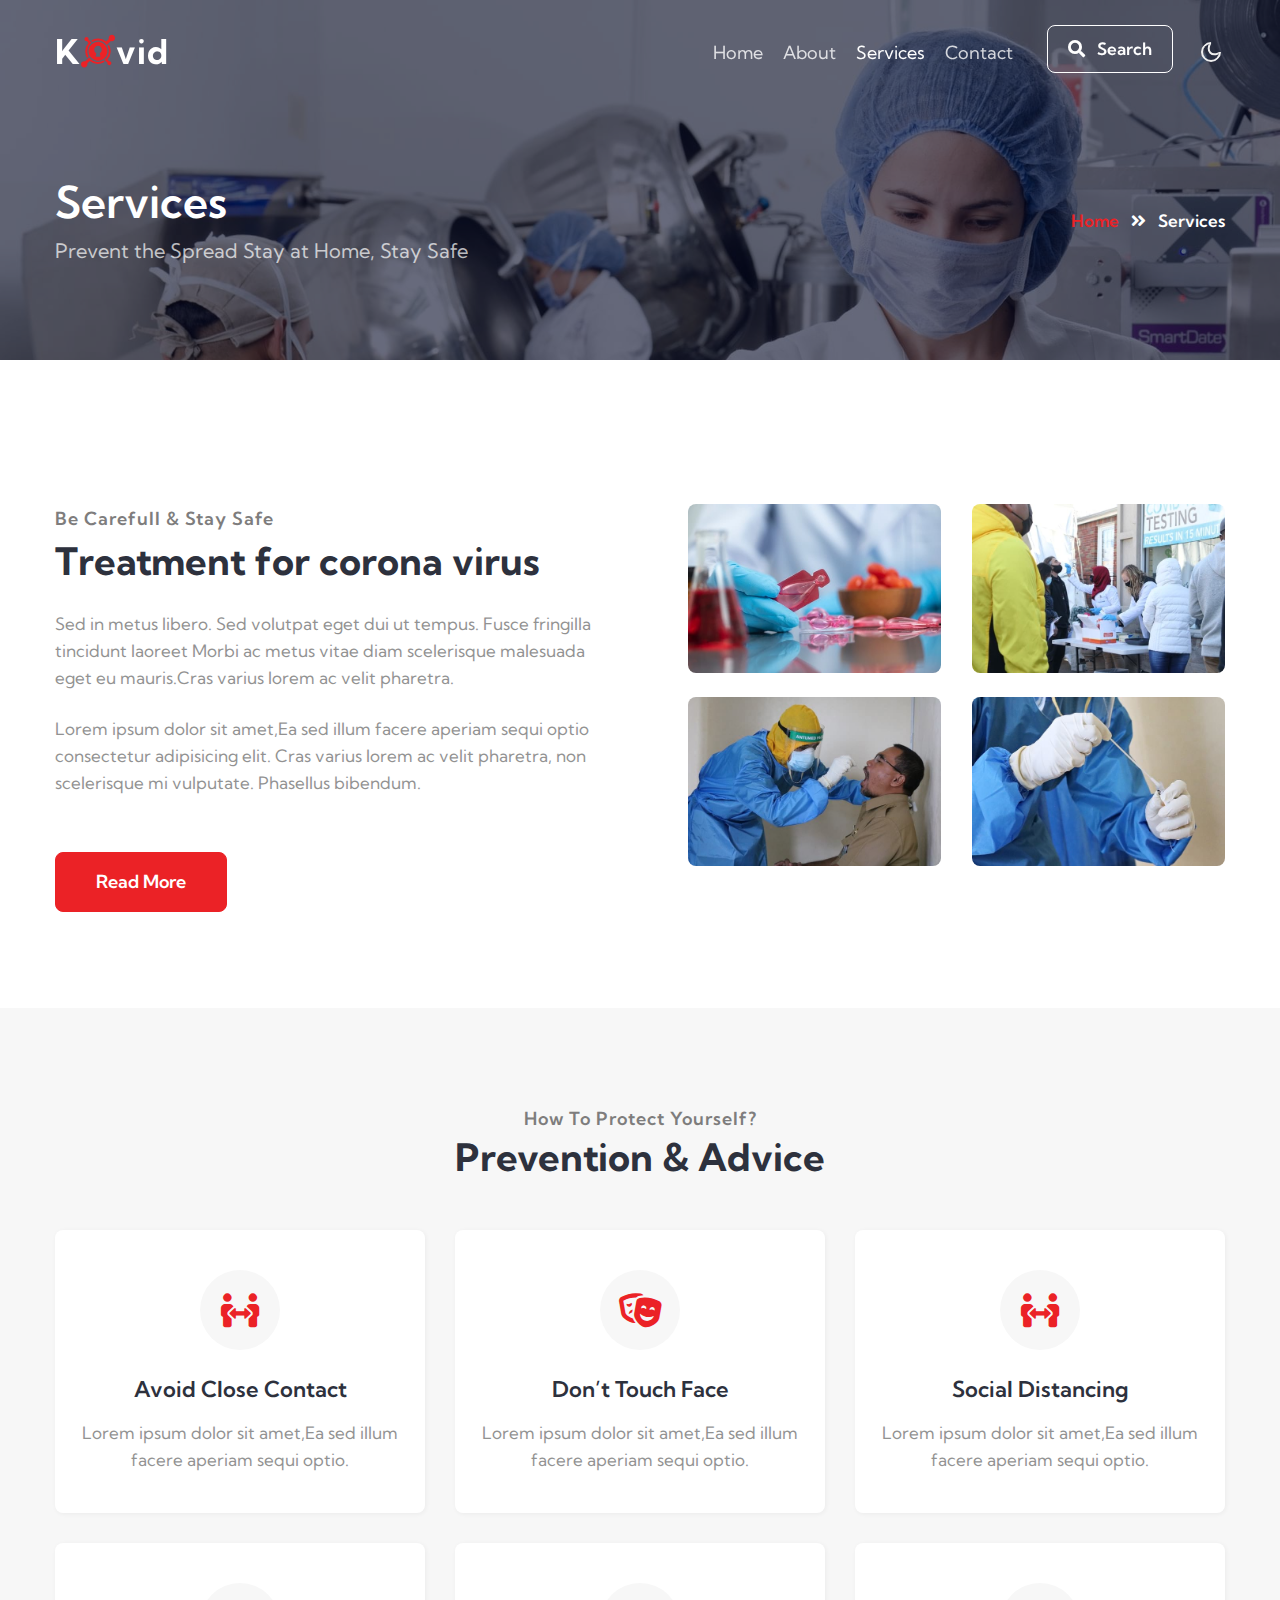
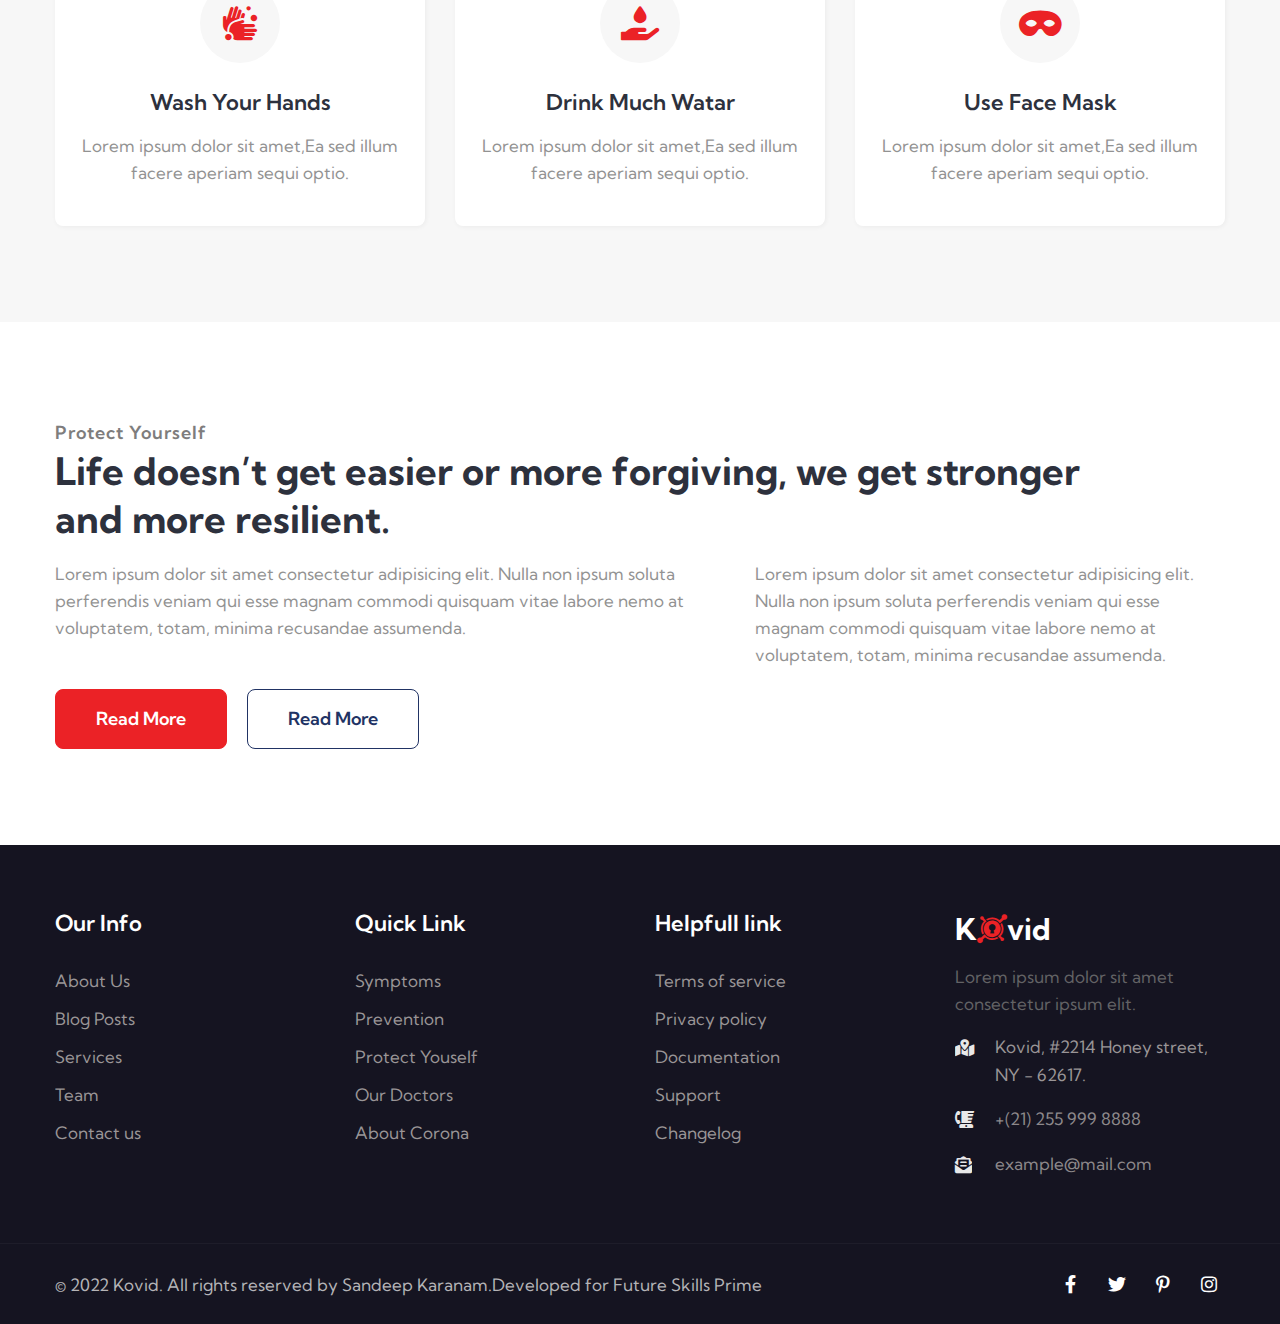
<file: services.html>
<!doctype html>
<html lang="en">

<head>
  <!-- Required meta tags -->
  <meta charset="utf-8">
  <meta name="viewport" content="width=device-width, initial-scale=1, shrink-to-fit=no">
  <title>Kovid - Medical Category </title>
  <!-- google fonts -->
  <link href="//fonts.googleapis.com/css2?family=Kumbh+Sans:wght@300;400;700&display=swap" rel="stylesheet">
  <!-- Template CSS -->
  <link rel="stylesheet" href="assets/css/style-starter.css">
</head>

<body>
  <!--header-->
  <header id="site-header" class="fixed-top">
    <div class="container">
      <nav class="navbar navbar-expand-lg navbar-dark stroke">
        <h1>
          <a class="navbar-brand" href="index.html">
            K<i class="fab fa-keycdn"></i>vid</a>
        </h1>
        <!-- if logo is image enable this   
          <a class="navbar-brand" href="#index.html">
              <img src="image-path" alt="Your logo" title="Your logo" style="height:35px;" />
          </a> -->
        <button class="navbar-toggler  collapsed bg-gradient" type="button" data-toggle="collapse"
          data-target="#navbarTogglerDemo02" aria-controls="navbarTogglerDemo02" aria-expanded="false"
          aria-label="Toggle navigation">
          <span class="navbar-toggler-icon fa icon-expand fa-bars"></span>
          <span class="navbar-toggler-icon fa icon-close fa-times"></span>
          </span>
        </button>
        <div class="collapse navbar-collapse" id="navbarTogglerDemo02">
          <ul class="navbar-nav ml-lg-auto">
            <li class="nav-item">
              <a class="nav-link" href="index.html">Home <span class="sr-only">(current)</span></a>
            </li>
            <li class="nav-item">
              <a class="nav-link" href="about.html">About</a>
            </li>
            <li class="nav-item active">
              <a class="nav-link" href="services.html">Services</a>
            </li>
            <li class="nav-item mr-lg-1">
              <a class="nav-link" href="contact.html">Contact</a>
          </li>
           <!--/search-right-->
              <li class="header-search mr-lg-2 mt-lg-0 mt-4 position-relative">
                  <div class="search-right">
                      <a href="#search" class="btn btn-style search-btn" title="search"><span
                              class="fas fa-search mr-2" aria-hidden="true"></span> Search</a>
                     
                  </div>
              </li>
              <!--//search-right-->
          </ul>
        </div>
      

        <!-- toggle switch for light and dark theme -->
        <div class="mobile-position">
          <nav class="navigation">
            <div class="theme-switch-wrapper">
              <label class="theme-switch" for="checkbox">
                <input type="checkbox" id="checkbox">
                <div class="mode-container py-1">
                  <i class="gg-sun"></i>
                  <i class="gg-moon"></i>
                </div>
              </label>
            </div>
          </nav>
        </div>
        <!-- //toggle switch for light and dark theme -->
      </nav>

    </div>
  </header>
  <!--/header-->
 <!-- breadcrumb -->
<section class="w3l-about-breadcrumb text-center">
  <div class="breadcrumb-bg breadcrumb-bg-about py-5">
      <div class="container py-lg-5 py-md-4">
        <div class="w3breadcrumb-gids">
          <div class="w3breadcrumb-left text-left">
                    <h2 class="title AboutPageBanner">
                  Services  </h2>
                              <p class="inner-page-para mt-2">
                                Prevent the Spread
                                Stay at Home, Stay Safe             </p>
          </div>
          <div class="w3breadcrumb-right">
                <ul class="breadcrumbs-custom-path">
                  <li><a href="index.html">Home</a></li>
                  <li class="active"><span class="fas fa-angle-double-right mx-2"></span> Services</li>
                </ul>
          </div>
    </div>
      </div>
      <div class="hero-overlay"></div>
  </div>
</section>
<!--//breadcrumb-->
  <!--/services-->
  <section class="w3l-services2" id="services">
    <div id="cwp23-block" class="py-5">
      <div class="container py-lg-5">
        <div class="row cwp23-content mt-lg-5 mt-4">
          <div class="col-lg-6 cwp23-img">
            <h5 class="title-subw3hny mb-1">Be carefull &amp; Stay Safe</h5>
            <h3 class="title-w3l">Treatment for corona virus</h3>
            </h3>
            <p class="mt-4">Sed in metus libero. Sed volutpat eget dui ut tempus. Fusce fringilla tincidunt laoreet
              Morbi ac metus vitae diam scelerisque malesuada eget eu mauris.Cras varius lorem ac velit pharetra.

            </p>
            <p class="mt-4">Lorem ipsum dolor sit amet,Ea sed illum facere aperiam sequi optio consectetur adipisicing
              elit. Cras varius lorem ac velit pharetra, non scelerisque mi vulputate. Phasellus bibendum.</p>
            <div class="w3l-button mt-lg-5 mt-4">
              <a href="services.html" class="btn btn-style btn-primary mt-2">Read More </a>
            </div>
          </div>
          <div class="col-lg-6 cwp23-text mt-lg-0 mt-5 pl-lg-5">
            <div class="cwp23-text-cols row">
              <div class="column col-6">
                <a href="#"><img src="assets/images/b1.jpg" alt="" class="radius-image img-fluid"></a>
              </div>
              <div class="column col-6">
                <a href="#"><img src="assets/images/b2.jpg" alt="" class="radius-image img-fluid"></a>
              </div>
              <div class="column col-6 mt-4">
                <a href="#"><img src="assets/images/b3.jpg" alt="" class="radius-image img-fluid"></a>
              </div>
              <div class="column col-6 mt-4">
                <a href="#"><img src="assets/images/b4.jpg" alt="" class="radius-image img-fluid"></a>
              </div>

            </div>
          </div>
        </div>
      </div>
    </div>
  </section>

  <!--//services-->
 <!-- features-section -->
 <section class="w3l-features py-5" id="work">
  <div class="container py-lg-5 py-md-4 py-2">
        <h5 class="title-subw3hny text-center">How to Protect Yourself?</h5>
        <h3 class="title-w3l mb-5 text-center">Prevention & Advice</h3>
          <div class="main-cont-wthree-2 align-items-center">
          <div class="services-page mt-lg-0 mt-md-5 mt-4">
              <div class="call-grids-w3 d-grid">
                  <div class="grids-1 box-wrap">
                      <div class="icon">
                          <i class="fas fa-people-arrows"></i>
                      </div>
                      <h4><a href="about.html" class="title-head">Avoid Close Contact</a></h4>
                      <p class="mt-3">Lorem ipsum dolor sit amet,Ea sed illum facere aperiam sequi optio.</p>
                    </div>
                  <div class="grids-1 box-wrap">
                      <div class="icon">
                          <i class="fas fa-theater-masks"></i>
                      </div>
                      <h4><a href="about.html" class="title-head">Don’t Touch Face</a></h4>
                      <p class="mt-3">Lorem ipsum dolor sit amet,Ea sed illum facere aperiam sequi optio.</p>
                    </div>
                  <div class="grids-1 box-wrap">
                      <div class="icon">
                          <i class="fas fa-people-arrows"></i>
                      </div>
                      <h4><a href="about.html" class="title-head">Social Distancing</a></h4>
                      <p class="mt-3">Lorem ipsum dolor sit amet,Ea sed illum facere aperiam sequi optio.</p>
                    </div>
                  <div class="grids-1 box-wrap">
                      <div class="icon">
                          <i class="fas fa-hands-wash"></i>
                      </div>
                      <h4><a href="about.html" class="title-head">Wash Your Hands</a></h4>
                      <p class="mt-3">Lorem ipsum dolor sit amet,Ea sed illum facere aperiam sequi optio.</p>
                    </div>
                  <div class="grids-1 box-wrap">
                    <div class="icon">
                        <i class="fas fa-hand-holding-water"></i>
                    </div>
                    <h4><a href="about.html" class="title-head">Drink Much Watar</a></h4>
                    <p class="mt-3">Lorem ipsum dolor sit amet,Ea sed illum facere aperiam sequi optio.</p>
                  </div>
                <div class="grids-1 box-wrap">
                  <div class="icon">
                      <i class="fas fa-mask"></i>
                  </div>
                  <h4><a href="about.html" class="title-head">Use Face Mask</a></h4>
                  <p class="mt-3">Lorem ipsum dolor sit amet,Ea sed illum facere aperiam sequi optio.</p>
                </div>
              </div>
          </div>
      </div>
  </div>
</section>
<!-- features section -->
  <!--/w3l-services3-->
  <section class="w3l-services3 py-5">
      <div class="container py-lg-5 py-4">
        <div class="section-width">
          <h5 class="title-subw3hny">Protect yourself</h5>
          <h3 class="title-w3l mb-3 pr-lg-5 mr-lg-5">Life doesn’t get easier or more forgiving, we get stronger and more resilient.</h3>
        </div>
        <div class="row">
        <div class="col-lg-7 middle-section">
         
          <div class="link-list-menu">
            <p class="">Lorem ipsum dolor sit amet consectetur adipisicing elit. Nulla non ipsum soluta
              perferendis
              veniam qui esse magnam commodi quisquam vitae labore nemo at voluptatem, totam, minima recusandae
              assumenda.</p>
              <div class="w3l-two-buttons">
                <a href="#" class="btn btn-primary btn-white btn-style mt-lg-5 mt-4"> Read More </a>
                <a href="#" class="btn btn-style btn-outline-dark mt-lg-5 mt-4 ml-sm-3">Read More </a>
              </div>
            </div>
          </div>
          <div class="col-lg-5 middle-right mt-lg-0 mt-4">
            <p class="">Lorem ipsum dolor sit amet consectetur adipisicing elit. Nulla non ipsum soluta
              perferendis
              veniam qui esse magnam commodi quisquam vitae labore nemo at voluptatem, totam, minima recusandae
              assumenda.</p>
            </div>
        </div>
      </div>
  </section>
  <!--//w3l-services3-->
<!--/footer-->
<section class="w3l-footer-29-main">
  <div class="footer-29 py-5">
    <div class="container py-lg-3">
      <div class="row footer-top-29">
        <div class="col-lg-3 col-sm-6 footer-list-29 footer-2 mt-lg-0 mt-md-5 mt-4">
          <ul>
            <h6 class="footer-title-29">Our Info</h6>
            <li><a href="about.html">About Us</a></li>
            <li><a href="blog.html"> Blog Posts</a></li>
            <li><a href="services.html">Services</a></li>

            <li><a href="about.html">Team</a></li>
            <li><a href="contact.html">Contact us</a></li>
          </ul>
        </div>
        <div class="col-lg-3 col-sm-6 footer-list-29 footer-2 mt-lg-0 mt-md-5 mt-4">
          <h6 class="footer-title-29">Quick Link</h6>
          <ul>
            <li><a href="#syn">Symptoms</a></li>

            <li><a href="#vention">Prevention</a></li>
            <li><a href="#protect">Protect Youself</a></li>
            <li><a href="#our">Our Doctors</a></li>
            <li><a href="#pack">About Corona</a></li>

          </ul>
        </div>
        <div class="col-lg-3 col-sm-6 footer-list-29 footer-2 mt-lg-0 mt-md-5 mt-4">
          <h6 class="footer-title-29">Helpfull link</h6>
          <ul>
            <li><a href="#terms">Terms of service</a></li>
            <li><a href="#privacy"> Privacy policy</a></li>
            <li><a href="#doc"> Documentation</a></li>
            <li><a href="#support"> Support</a></li>
            <li><a href="#changelog"> Changelog</a></li>
          </ul>
        </div>
        <div class="col-lg-3 col-sm-6 footer-list-29 footer-2 mt-lg-0 mt-md-5 mt-4">
          <div class="footer-logo mb-3">
            <h2>
              <a class="navbar-brand" href="index.html">
                  K<i class="fab fa-keycdn"></i>vid</a>
          </h2>
          </div>
          <p>Lorem ipsum dolor sit amet consectetur ipsum elit.</p>

          <div class="cont-details">
            <div class="cont-top margin-up">
              <div class="cont-left text-center">
                <span class="fas fa-map-marked-alt"></span>
              </div>
              <div class="cont-right">
                <p> Kovid, #2214 Honey street, NY - 62617.</p>
              </div>
            </div>
            <div class="cont-top margin-up">
              <div class="cont-left text-center">
                <span class="fas fa-blender-phone"></span>
              </div>
              <div class="cont-right">
                <p><a href="tel:+(21) 255 999 8888"> +(21) 255 999
                    8888</a></p>
              </div>
            </div>
            <div class="cont-top margin-up">
              <div class="cont-left text-center">
                <span class="fas fa-envelope-open-text"></span>
              </div>
              <div class="cont-right">
                <p><a href="mailto:example@mail.com" class="mail">
                    example@mail.com</a></p>
              </div>
            </div>
          </div>

        </div>
      </div>
    </div>
  </div>
</section>
<!-- //footer -->
<!-- copyright -->
<section class="w3l-copyright">
  <div class="container">
    <div class="row bottom-copies">
      <p class="col-lg-8 copy-footer-29">© 2022 Kovid. All rights reserved by Sandeep Karanam.Developed for Future Skills Prime<a>
      </a></p>
      <div class="col-lg-4 main-social-footer-29">
        <a href="#facebook" class="facebook"><span class="fab fa-facebook-f"></span></a>
        <a href="#twitter" class="twitter"><span class="fab fa-twitter"></span></a>
        <a href="#pinterest"><span class="fab fa-pinterest-p"></span></a>
        <a href="#instagram" class="instagram"><span class="fab fa-instagram"></span></a>
        
      </div>
    </div>
  </div>
  <!-- move top -->
  <button onclick="topFunction()" id="movetop" title="Go to top">
    <i class="fas fa-level-up-alt"></i>
  </button>
  <script>
    // When the user scrolls down 20px from the top of the document, show the button
    window.onscroll = function () {
      scrollFunction()
    };

    function scrollFunction() {
      if (document.body.scrollTop > 20 || document.documentElement.scrollTop > 20) {
        document.getElementById("movetop").style.display = "block";
      } else {
        document.getElementById("movetop").style.display = "none";
      }
    }

    // When the user clicks on the button, scroll to the top of the document
    function topFunction() {
      document.body.scrollTop = 0;
      document.documentElement.scrollTop = 0;
    }
  </script>
  <!-- /move top -->
</section>
<!-- //copyright -->
<!--//footer-->
<!-- Template JavaScript -->
<script src="assets/js/jquery-3.3.1.min.js"></script>
<script src="assets/js/theme-change.js"></script>
<!-- disable body scroll which navbar is in active -->
<script>
  $(function () {
    $('.navbar-toggler').click(function () {
      $('body').toggleClass('noscroll');
    })
  });
</script>
<!-- disable body scroll which navbar is in active -->

<!--/MENU-JS-->
<script>
  $(window).on("scroll", function () {
    var scroll = $(window).scrollTop();

    if (scroll >= 80) {
      $("#site-header").addClass("nav-fixed");
    } else {
      $("#site-header").removeClass("nav-fixed");
    }
  });

  //Main navigation Active Class Add Remove
  $(".navbar-toggler").on("click", function () {
    $("header").toggleClass("active");
  });
  $(document).on("ready", function () {
    if ($(window).width() > 991) {
      $("header").removeClass("active");
    }
    $(window).on("resize", function () {
      if ($(window).width() > 991) {
        $("header").removeClass("active");
      }
    });
  });
</script>
<!--//MENU-JS-->
<script src="assets/js/bootstrap.min.js"></script>

</body>

</html>
</file>
<file: assets/css/style-starter.css>
@charset "UTF-8";

:root {
  --blue: #007bff;
  --indigo: #6610f2;
  --purple: #6f42c1;
  --pink: #e83e8c;
  --red: #dc3545;
  --orange: #fd7e14;
  --yellow: #ffc107;
  --green: #28a745;
  --teal: #20c997;
  --cyan: #17a2b8;
  --white: #fff;
  --gray: #6c757d;
  --gray-dark: #343a40;
  --primary: #00a63f;
  --secondary: #213364;
  --success: #28a745;
  --info: #17a2b8;
  --warning: #ffc107;
  --danger: #dc3545;
  --light: #f8f9fa;
  --dark: #343a40;
  --breakpoint-xs: 0;
  --breakpoint-sm: 576px;
  --breakpoint-md: 768px;
  --breakpoint-lg: 992px;
  --breakpoint-xl: 1200px;
  --font-family-sans-serif: -apple-system, BlinkMacSystemFont, "Segoe UI", Roboto, "Helvetica Neue", Arial, "Noto Sans", sans-serif, "Apple Color Emoji", "Segoe UI Emoji", "Segoe UI Symbol", "Noto Color Emoji";
  --font-family-monospace: SFMono-Regular, Menlo, Monaco, Consolas, "Liberation Mono", "Courier New", monospace;
}

*,
*::before,
*::after {
  box-sizing: border-box;
}

html {
  font-family: sans-serif;
  line-height: 1.15;
  -webkit-text-size-adjust: 100%;
  -webkit-tap-highlight-color: rgba(0, 0, 0, 0);
}

article,
aside,
figcaption,
figure,
footer,
header,
hgroup,
main,
nav,
section {
  display: block;
}

body {
  margin: 0;
  font-family: -apple-system, BlinkMacSystemFont, "Segoe UI", Roboto, "Helvetica Neue", Arial, "Noto Sans", sans-serif, "Apple Color Emoji", "Segoe UI Emoji", "Segoe UI Symbol", "Noto Color Emoji";
  font-size: 1rem;
  font-weight: 400;
  line-height: 1.5;
  color: #212529;
  text-align: left;
  background-color: #fff;
}

[tabindex="-1"]:focus:not(:focus-visible) {
  outline: 0 !important;
}

hr {
  box-sizing: content-box;
  height: 0;
  overflow: visible;
}

h1,
h2,
h3,
h4,
h5,
h6 {
  margin-top: 0;
  margin-bottom: 0.5rem;
}

p {
  margin-top: 0;
  margin-bottom: 1rem;
}

abbr[title],
abbr[data-original-title] {
  text-decoration: underline;
  -webkit-text-decoration: underline dotted;
  text-decoration: underline dotted;
  cursor: help;
  border-bottom: 0;
  -webkit-text-decoration-skip-ink: none;
  text-decoration-skip-ink: none;
}

address {
  margin-bottom: 1rem;
  font-style: normal;
  line-height: inherit;
}

ol,
ul,
dl {
  margin-top: 0;
  margin-bottom: 1rem;
}

ol ol,
ul ul,
ol ul,
ul ol {
  margin-bottom: 0;
}

dt {
  font-weight: 700;
}

dd {
  margin-bottom: .5rem;
  margin-left: 0;
}

blockquote {
  margin: 0 0 1rem;
}

b,
strong {
  font-weight: bolder;
}

small {
  font-size: 80%;
}

sub,
sup {
  position: relative;
  font-size: 75%;
  line-height: 0;
  vertical-align: baseline;
}

sub {
  bottom: -.25em;
}

sup {
  top: -.5em;
}

a {
  color: #00a63f;
  text-decoration: none;
  background-color: transparent;
}

a:hover {
  color: #005a22;
  text-decoration: underline;
}

a:not([href]) {
  color: inherit;
  text-decoration: none;
}

a:not([href]):hover {
  color: inherit;
  text-decoration: none;
}

pre,
code,
kbd,
samp {
  font-family: SFMono-Regular, Menlo, Monaco, Consolas, "Liberation Mono", "Courier New", monospace;
  font-size: 1em;
}

pre {
  margin-top: 0;
  margin-bottom: 1rem;
  overflow: auto;
}

figure {
  margin: 0 0 1rem;
}

img {
  vertical-align: middle;
  border-style: none;
}

svg {
  overflow: hidden;
  vertical-align: middle;
}

table {
  border-collapse: collapse;
}

caption {
  padding-top: 0.75rem;
  padding-bottom: 0.75rem;
  color: #6c757d;
  text-align: left;
  caption-side: bottom;
}

th {
  text-align: inherit;
}

label {
  display: inline-block;
  margin-bottom: 0.5rem;
}

button {
  border-radius: 0;
}

button:focus {
  outline: 1px dotted;
  outline: 5px auto -webkit-focus-ring-color;
}

input,
button,
select,
optgroup,
textarea {
  margin: 0;
  font-family: inherit;
  font-size: inherit;
  line-height: inherit;
}

button,
input {
  overflow: visible;
}

button,
select {
  text-transform: none;
}

select {
  word-wrap: normal;
}

button,
[type="button"],
[type="reset"],
[type="submit"] {
  -webkit-appearance: button;
}

button:not(:disabled),
[type="button"]:not(:disabled),
[type="reset"]:not(:disabled),
[type="submit"]:not(:disabled) {
  cursor: pointer;
}

button::-moz-focus-inner,
[type="button"]::-moz-focus-inner,
[type="reset"]::-moz-focus-inner,
[type="submit"]::-moz-focus-inner {
  padding: 0;
  border-style: none;
}

input[type="radio"],
input[type="checkbox"] {
  box-sizing: border-box;
  padding: 0;
}

input[type="date"],
input[type="time"],
input[type="datetime-local"],
input[type="month"] {
  -webkit-appearance: listbox;
}

textarea {
  overflow: auto;
  resize: vertical;
}

fieldset {
  min-width: 0;
  padding: 0;
  margin: 0;
  border: 0;
}

legend {
  display: block;
  width: 100%;
  max-width: 100%;
  padding: 0;
  margin-bottom: .5rem;
  font-size: 1.5rem;
  line-height: inherit;
  color: inherit;
  white-space: normal;
}

@media (max-width: 1200px) {
  legend {
    font-size: calc(1.275rem + 0.3vw);
  }
}

progress {
  vertical-align: baseline;
}

[type="number"]::-webkit-inner-spin-button,
[type="number"]::-webkit-outer-spin-button {
  height: auto;
}

[type="search"] {
  outline-offset: -2px;
  -webkit-appearance: none;
}

[type="search"]::-webkit-search-decoration {
  -webkit-appearance: none;
}

::-webkit-file-upload-button {
  font: inherit;
  -webkit-appearance: button;
}

output {
  display: inline-block;
}

summary {
  display: list-item;
  cursor: pointer;
}

template {
  display: none;
}

[hidden] {
  display: none !important;
}

h1,
h2,
h3,
h4,
h5,
h6,
.h1,
.h2,
.h3,
.h4,
.h5,
.h6 {
  margin-bottom: 0.5rem;
  font-weight: 500;
  line-height: 1.2;
}

h1,
.h1 {
  font-size: 2.5rem;
}

@media (max-width: 1200px) {

  h1,
  .h1 {
    font-size: calc(1.375rem + 1.5vw);
  }
}

h2,
.h2 {
  font-size: 2rem;
}

@media (max-width: 1200px) {

  h2,
  .h2 {
    font-size: calc(1.325rem + 0.9vw);
  }
}

h3,
.h3 {
  font-size: 1.75rem;
}

@media (max-width: 1200px) {

  h3,
  .h3 {
    font-size: calc(1.3rem + 0.6vw);
  }
}

h4,
.h4 {
  font-size: 1.5rem;
}

@media (max-width: 1200px) {

  h4,
  .h4 {
    font-size: calc(1.275rem + 0.3vw);
  }
}

h5,
.h5 {
  font-size: 1.25rem;
}

h6,
.h6 {
  font-size: 1rem;
}

.lead {
  font-size: 1.25rem;
  font-weight: 300;
}

.display-1 {
  font-size: 6rem;
  font-weight: 300;
  line-height: 1.2;
}

@media (max-width: 1200px) {
  .display-1 {
    font-size: calc(1.725rem + 5.7vw);
  }
}

.display-2 {
  font-size: 5.5rem;
  font-weight: 300;
  line-height: 1.2;
}

@media (max-width: 1200px) {
  .display-2 {
    font-size: calc(1.675rem + 5.1vw);
  }
}

.display-3 {
  font-size: 4.5rem;
  font-weight: 300;
  line-height: 1.2;
}

@media (max-width: 1200px) {
  .display-3 {
    font-size: calc(1.575rem + 3.9vw);
  }
}

.display-4 {
  font-size: 3.5rem;
  font-weight: 300;
  line-height: 1.2;
}

@media (max-width: 1200px) {
  .display-4 {
    font-size: calc(1.475rem + 2.7vw);
  }
}

hr {
  margin-top: 1rem;
  margin-bottom: 1rem;
  border: 0;
  border-top: 1px solid rgba(0, 0, 0, 0.1);
}

small,
.small {
  font-size: 80%;
  font-weight: 400;
}

mark,
.mark {
  padding: 0.2em;
  background-color: #fcf8e3;
}

.list-unstyled {
  padding-left: 0;
  list-style: none;
}

.list-inline {
  padding-left: 0;
  list-style: none;
}

.list-inline-item {
  display: inline-block;
}

.list-inline-item:not(:last-child) {
  margin-right: 0.5rem;
}

.initialism {
  font-size: 90%;
  text-transform: uppercase;
}

.blockquote {
  margin-bottom: 1rem;
  font-size: 1.25rem;
}

.blockquote-footer {
  display: block;
  font-size: 80%;
  color: #6c757d;
}

.blockquote-footer::before {
  content: "\2014\00A0";
}

.img-fluid {
  max-width: 100%;
  height: auto;
}

.img-thumbnail {
  padding: 0.25rem;
  background-color: #fff;
  border: 1px solid #dee2e6;
  border-radius: 0.25rem;
  max-width: 100%;
  height: auto;
}

.figure {
  display: inline-block;
}

.figure-img {
  margin-bottom: 0.5rem;
  line-height: 1;
}

.figure-caption {
  font-size: 90%;
  color: #6c757d;
}

code {
  font-size: 87.5%;
  color: #e83e8c;
  word-wrap: break-word;
}

a>code {
  color: inherit;
}

kbd {
  padding: 0.2rem 0.4rem;
  font-size: 87.5%;
  color: #fff;
  background-color: #212529;
  border-radius: 0.2rem;
}

kbd kbd {
  padding: 0;
  font-size: 100%;
  font-weight: 700;
}

pre {
  display: block;
  font-size: 87.5%;
  color: #212529;
}

pre code {
  font-size: inherit;
  color: inherit;
  word-break: normal;
}

.pre-scrollable {
  max-height: 340px;
  overflow-y: scroll;
}

.container {
  width: 100%;
  padding-right: 15px;
  padding-left: 15px;
  margin-right: auto;
  margin-left: auto;
}

@media (min-width: 576px) {
  .container {
    max-width: 540px;
  }
}

@media (min-width: 768px) {
  .container {
    max-width: 720px;
  }
}

@media (min-width: 992px) {
  .container {
    max-width: 960px;
  }
}

@media (min-width: 1200px) {
  .container {
    max-width: 1140px;
  }
}

.container-fluid,
.container-sm,
.container-md,
.container-lg,
.container-xl {
  width: 100%;
  padding-right: 15px;
  padding-left: 15px;
  margin-right: auto;
  margin-left: auto;
}

@media (min-width: 576px) {

  .container,
  .container-sm {
    max-width: 540px;
  }
}

@media (min-width: 768px) {

  .container,
  .container-sm,
  .container-md {
    max-width: 720px;
  }
}

@media (min-width: 992px) {

  .container,
  .container-sm,
  .container-md,
  .container-lg {
    max-width: 960px;
  }
}

@media (min-width: 1200px) {

  .container,
  .container-sm,
  .container-md,
  .container-lg,
  .container-xl {
    max-width: 1140px;
  }
}

.row {
  display: flex;
  flex-wrap: wrap;
  margin-right: -15px;
  margin-left: -15px;
}

.no-gutters {
  margin-right: 0;
  margin-left: 0;
}

.no-gutters>.col,
.no-gutters>[class*="col-"] {
  padding-right: 0;
  padding-left: 0;
}

.col-1,
.col-2,
.col-3,
.col-4,
.col-5,
.col-6,
.col-7,
.col-8,
.col-9,
.col-10,
.col-11,
.col-12,
.col,
.col-auto,
.col-sm-1,
.col-sm-2,
.col-sm-3,
.col-sm-4,
.col-sm-5,
.col-sm-6,
.col-sm-7,
.col-sm-8,
.col-sm-9,
.col-sm-10,
.col-sm-11,
.col-sm-12,
.col-sm,
.col-sm-auto,
.col-md-1,
.col-md-2,
.col-md-3,
.col-md-4,
.col-md-5,
.col-md-6,
.col-md-7,
.col-md-8,
.col-md-9,
.col-md-10,
.col-md-11,
.col-md-12,
.col-md,
.col-md-auto,
.col-lg-1,
.col-lg-2,
.col-lg-3,
.col-lg-4,
.col-lg-5,
.col-lg-6,
.col-lg-7,
.col-lg-8,
.col-lg-9,
.col-lg-10,
.col-lg-11,
.col-lg-12,
.col-lg,
.col-lg-auto,
.col-xl-1,
.col-xl-2,
.col-xl-3,
.col-xl-4,
.col-xl-5,
.col-xl-6,
.col-xl-7,
.col-xl-8,
.col-xl-9,
.col-xl-10,
.col-xl-11,
.col-xl-12,
.col-xl,
.col-xl-auto {
  position: relative;
  width: 100%;
  padding-right: 15px;
  padding-left: 15px;
}

.col {
  flex-basis: 0;
  flex-grow: 1;
  max-width: 100%;
}

.row-cols-1>* {
  flex: 0 0 100%;
  max-width: 100%;
}

.row-cols-2>* {
  flex: 0 0 50%;
  max-width: 50%;
}

.row-cols-3>* {
  flex: 0 0 33.33333%;
  max-width: 33.33333%;
}

.row-cols-4>* {
  flex: 0 0 25%;
  max-width: 25%;
}

.row-cols-5>* {
  flex: 0 0 20%;
  max-width: 20%;
}

.row-cols-6>* {
  flex: 0 0 16.66667%;
  max-width: 16.66667%;
}

.col-auto {
  flex: 0 0 auto;
  width: auto;
  max-width: 100%;
}

.col-1 {
  flex: 0 0 8.33333%;
  max-width: 8.33333%;
}

.col-2 {
  flex: 0 0 16.66667%;
  max-width: 16.66667%;
}

.col-3 {
  flex: 0 0 25%;
  max-width: 25%;
}

.col-4 {
  flex: 0 0 33.33333%;
  max-width: 33.33333%;
}

.col-5 {
  flex: 0 0 41.66667%;
  max-width: 41.66667%;
}

.col-6 {
  flex: 0 0 50%;
  max-width: 50%;
}

.col-7 {
  flex: 0 0 58.33333%;
  max-width: 58.33333%;
}

.col-8 {
  flex: 0 0 66.66667%;
  max-width: 66.66667%;
}

.col-9 {
  flex: 0 0 75%;
  max-width: 75%;
}

.col-10 {
  flex: 0 0 83.33333%;
  max-width: 83.33333%;
}

.col-11 {
  flex: 0 0 91.66667%;
  max-width: 91.66667%;
}

.col-12 {
  flex: 0 0 100%;
  max-width: 100%;
}

.order-first {
  order: -1;
}

.order-last {
  order: 13;
}

.order-0 {
  order: 0;
}

.order-1 {
  order: 1;
}

.order-2 {
  order: 2;
}

.order-3 {
  order: 3;
}

.order-4 {
  order: 4;
}

.order-5 {
  order: 5;
}

.order-6 {
  order: 6;
}

.order-7 {
  order: 7;
}

.order-8 {
  order: 8;
}

.order-9 {
  order: 9;
}

.order-10 {
  order: 10;
}

.order-11 {
  order: 11;
}

.order-12 {
  order: 12;
}

.offset-1 {
  margin-left: 8.33333%;
}

.offset-2 {
  margin-left: 16.66667%;
}

.offset-3 {
  margin-left: 25%;
}

.offset-4 {
  margin-left: 33.33333%;
}

.offset-5 {
  margin-left: 41.66667%;
}

.offset-6 {
  margin-left: 50%;
}

.offset-7 {
  margin-left: 58.33333%;
}

.offset-8 {
  margin-left: 66.66667%;
}

.offset-9 {
  margin-left: 75%;
}

.offset-10 {
  margin-left: 83.33333%;
}

.offset-11 {
  margin-left: 91.66667%;
}

@media (min-width: 576px) {
  .col-sm {
    flex-basis: 0;
    flex-grow: 1;
    max-width: 100%;
  }

  .row-cols-sm-1>* {
    flex: 0 0 100%;
    max-width: 100%;
  }

  .row-cols-sm-2>* {
    flex: 0 0 50%;
    max-width: 50%;
  }

  .row-cols-sm-3>* {
    flex: 0 0 33.33333%;
    max-width: 33.33333%;
  }

  .row-cols-sm-4>* {
    flex: 0 0 25%;
    max-width: 25%;
  }

  .row-cols-sm-5>* {
    flex: 0 0 20%;
    max-width: 20%;
  }

  .row-cols-sm-6>* {
    flex: 0 0 16.66667%;
    max-width: 16.66667%;
  }

  .col-sm-auto {
    flex: 0 0 auto;
    width: auto;
    max-width: 100%;
  }

  .col-sm-1 {
    flex: 0 0 8.33333%;
    max-width: 8.33333%;
  }

  .col-sm-2 {
    flex: 0 0 16.66667%;
    max-width: 16.66667%;
  }

  .col-sm-3 {
    flex: 0 0 25%;
    max-width: 25%;
  }

  .col-sm-4 {
    flex: 0 0 33.33333%;
    max-width: 33.33333%;
  }

  .col-sm-5 {
    flex: 0 0 41.66667%;
    max-width: 41.66667%;
  }

  .col-sm-6 {
    flex: 0 0 50%;
    max-width: 50%;
  }

  .col-sm-7 {
    flex: 0 0 58.33333%;
    max-width: 58.33333%;
  }

  .col-sm-8 {
    flex: 0 0 66.66667%;
    max-width: 66.66667%;
  }

  .col-sm-9 {
    flex: 0 0 75%;
    max-width: 75%;
  }

  .col-sm-10 {
    flex: 0 0 83.33333%;
    max-width: 83.33333%;
  }

  .col-sm-11 {
    flex: 0 0 91.66667%;
    max-width: 91.66667%;
  }

  .col-sm-12 {
    flex: 0 0 100%;
    max-width: 100%;
  }

  .order-sm-first {
    order: -1;
  }

  .order-sm-last {
    order: 13;
  }

  .order-sm-0 {
    order: 0;
  }

  .order-sm-1 {
    order: 1;
  }

  .order-sm-2 {
    order: 2;
  }

  .order-sm-3 {
    order: 3;
  }

  .order-sm-4 {
    order: 4;
  }

  .order-sm-5 {
    order: 5;
  }

  .order-sm-6 {
    order: 6;
  }

  .order-sm-7 {
    order: 7;
  }

  .order-sm-8 {
    order: 8;
  }

  .order-sm-9 {
    order: 9;
  }

  .order-sm-10 {
    order: 10;
  }

  .order-sm-11 {
    order: 11;
  }

  .order-sm-12 {
    order: 12;
  }

  .offset-sm-0 {
    margin-left: 0;
  }

  .offset-sm-1 {
    margin-left: 8.33333%;
  }

  .offset-sm-2 {
    margin-left: 16.66667%;
  }

  .offset-sm-3 {
    margin-left: 25%;
  }

  .offset-sm-4 {
    margin-left: 33.33333%;
  }

  .offset-sm-5 {
    margin-left: 41.66667%;
  }

  .offset-sm-6 {
    margin-left: 50%;
  }

  .offset-sm-7 {
    margin-left: 58.33333%;
  }

  .offset-sm-8 {
    margin-left: 66.66667%;
  }

  .offset-sm-9 {
    margin-left: 75%;
  }

  .offset-sm-10 {
    margin-left: 83.33333%;
  }

  .offset-sm-11 {
    margin-left: 91.66667%;
  }
}

@media (min-width: 768px) {
  .col-md {
    flex-basis: 0;
    flex-grow: 1;
    max-width: 100%;
  }

  .row-cols-md-1>* {
    flex: 0 0 100%;
    max-width: 100%;
  }

  .row-cols-md-2>* {
    flex: 0 0 50%;
    max-width: 50%;
  }

  .row-cols-md-3>* {
    flex: 0 0 33.33333%;
    max-width: 33.33333%;
  }

  .row-cols-md-4>* {
    flex: 0 0 25%;
    max-width: 25%;
  }

  .row-cols-md-5>* {
    flex: 0 0 20%;
    max-width: 20%;
  }

  .row-cols-md-6>* {
    flex: 0 0 16.66667%;
    max-width: 16.66667%;
  }

  .col-md-auto {
    flex: 0 0 auto;
    width: auto;
    max-width: 100%;
  }

  .col-md-1 {
    flex: 0 0 8.33333%;
    max-width: 8.33333%;
  }

  .col-md-2 {
    flex: 0 0 16.66667%;
    max-width: 16.66667%;
  }

  .col-md-3 {
    flex: 0 0 25%;
    max-width: 25%;
  }

  .col-md-4 {
    flex: 0 0 33.33333%;
    max-width: 33.33333%;
  }

  .col-md-5 {
    flex: 0 0 41.66667%;
    max-width: 41.66667%;
  }

  .col-md-6 {
    flex: 0 0 50%;
    max-width: 50%;
  }

  .col-md-7 {
    flex: 0 0 58.33333%;
    max-width: 58.33333%;
  }

  .col-md-8 {
    flex: 0 0 66.66667%;
    max-width: 66.66667%;
  }

  .col-md-9 {
    flex: 0 0 75%;
    max-width: 75%;
  }

  .col-md-10 {
    flex: 0 0 83.33333%;
    max-width: 83.33333%;
  }

  .col-md-11 {
    flex: 0 0 91.66667%;
    max-width: 91.66667%;
  }

  .col-md-12 {
    flex: 0 0 100%;
    max-width: 100%;
  }

  .order-md-first {
    order: -1;
  }

  .order-md-last {
    order: 13;
  }

  .order-md-0 {
    order: 0;
  }

  .order-md-1 {
    order: 1;
  }

  .order-md-2 {
    order: 2;
  }

  .order-md-3 {
    order: 3;
  }

  .order-md-4 {
    order: 4;
  }

  .order-md-5 {
    order: 5;
  }

  .order-md-6 {
    order: 6;
  }

  .order-md-7 {
    order: 7;
  }

  .order-md-8 {
    order: 8;
  }

  .order-md-9 {
    order: 9;
  }

  .order-md-10 {
    order: 10;
  }

  .order-md-11 {
    order: 11;
  }

  .order-md-12 {
    order: 12;
  }

  .offset-md-0 {
    margin-left: 0;
  }

  .offset-md-1 {
    margin-left: 8.33333%;
  }

  .offset-md-2 {
    margin-left: 16.66667%;
  }

  .offset-md-3 {
    margin-left: 25%;
  }

  .offset-md-4 {
    margin-left: 33.33333%;
  }

  .offset-md-5 {
    margin-left: 41.66667%;
  }

  .offset-md-6 {
    margin-left: 50%;
  }

  .offset-md-7 {
    margin-left: 58.33333%;
  }

  .offset-md-8 {
    margin-left: 66.66667%;
  }

  .offset-md-9 {
    margin-left: 75%;
  }

  .offset-md-10 {
    margin-left: 83.33333%;
  }

  .offset-md-11 {
    margin-left: 91.66667%;
  }
}

@media (min-width: 992px) {
  .col-lg {
    flex-basis: 0;
    flex-grow: 1;
    max-width: 100%;
  }

  .row-cols-lg-1>* {
    flex: 0 0 100%;
    max-width: 100%;
  }

  .row-cols-lg-2>* {
    flex: 0 0 50%;
    max-width: 50%;
  }

  .row-cols-lg-3>* {
    flex: 0 0 33.33333%;
    max-width: 33.33333%;
  }

  .row-cols-lg-4>* {
    flex: 0 0 25%;
    max-width: 25%;
  }

  .row-cols-lg-5>* {
    flex: 0 0 20%;
    max-width: 20%;
  }

  .row-cols-lg-6>* {
    flex: 0 0 16.66667%;
    max-width: 16.66667%;
  }

  .col-lg-auto {
    flex: 0 0 auto;
    width: auto;
    max-width: 100%;
  }

  .col-lg-1 {
    flex: 0 0 8.33333%;
    max-width: 8.33333%;
  }

  .col-lg-2 {
    flex: 0 0 16.66667%;
    max-width: 16.66667%;
  }

  .col-lg-3 {
    flex: 0 0 25%;
    max-width: 25%;
  }

  .col-lg-4 {
    flex: 0 0 33.33333%;
    max-width: 33.33333%;
  }

  .col-lg-5 {
    flex: 0 0 41.66667%;
    max-width: 41.66667%;
  }

  .col-lg-6 {
    flex: 0 0 50%;
    max-width: 50%;
  }

  .col-lg-7 {
    flex: 0 0 58.33333%;
    max-width: 58.33333%;
  }

  .col-lg-8 {
    flex: 0 0 66.66667%;
    max-width: 66.66667%;
  }

  .col-lg-9 {
    flex: 0 0 75%;
    max-width: 75%;
  }

  .col-lg-10 {
    flex: 0 0 83.33333%;
    max-width: 83.33333%;
  }

  .col-lg-11 {
    flex: 0 0 91.66667%;
    max-width: 91.66667%;
  }

  .col-lg-12 {
    flex: 0 0 100%;
    max-width: 100%;
  }

  .order-lg-first {
    order: -1;
  }

  .order-lg-last {
    order: 13;
  }

  .order-lg-0 {
    order: 0;
  }

  .order-lg-1 {
    order: 1;
  }

  .order-lg-2 {
    order: 2;
  }

  .order-lg-3 {
    order: 3;
  }

  .order-lg-4 {
    order: 4;
  }

  .order-lg-5 {
    order: 5;
  }

  .order-lg-6 {
    order: 6;
  }

  .order-lg-7 {
    order: 7;
  }

  .order-lg-8 {
    order: 8;
  }

  .order-lg-9 {
    order: 9;
  }

  .order-lg-10 {
    order: 10;
  }

  .order-lg-11 {
    order: 11;
  }

  .order-lg-12 {
    order: 12;
  }

  .offset-lg-0 {
    margin-left: 0;
  }

  .offset-lg-1 {
    margin-left: 8.33333%;
  }

  .offset-lg-2 {
    margin-left: 16.66667%;
  }

  .offset-lg-3 {
    margin-left: 25%;
  }

  .offset-lg-4 {
    margin-left: 33.33333%;
  }

  .offset-lg-5 {
    margin-left: 41.66667%;
  }

  .offset-lg-6 {
    margin-left: 50%;
  }

  .offset-lg-7 {
    margin-left: 58.33333%;
  }

  .offset-lg-8 {
    margin-left: 66.66667%;
  }

  .offset-lg-9 {
    margin-left: 75%;
  }

  .offset-lg-10 {
    margin-left: 83.33333%;
  }

  .offset-lg-11 {
    margin-left: 91.66667%;
  }
}

@media (min-width: 1200px) {
  .col-xl {
    flex-basis: 0;
    flex-grow: 1;
    max-width: 100%;
  }

  .row-cols-xl-1>* {
    flex: 0 0 100%;
    max-width: 100%;
  }

  .row-cols-xl-2>* {
    flex: 0 0 50%;
    max-width: 50%;
  }

  .row-cols-xl-3>* {
    flex: 0 0 33.33333%;
    max-width: 33.33333%;
  }

  .row-cols-xl-4>* {
    flex: 0 0 25%;
    max-width: 25%;
  }

  .row-cols-xl-5>* {
    flex: 0 0 20%;
    max-width: 20%;
  }

  .row-cols-xl-6>* {
    flex: 0 0 16.66667%;
    max-width: 16.66667%;
  }

  .col-xl-auto {
    flex: 0 0 auto;
    width: auto;
    max-width: 100%;
  }

  .col-xl-1 {
    flex: 0 0 8.33333%;
    max-width: 8.33333%;
  }

  .col-xl-2 {
    flex: 0 0 16.66667%;
    max-width: 16.66667%;
  }

  .col-xl-3 {
    flex: 0 0 25%;
    max-width: 25%;
  }

  .col-xl-4 {
    flex: 0 0 33.33333%;
    max-width: 33.33333%;
  }

  .col-xl-5 {
    flex: 0 0 41.66667%;
    max-width: 41.66667%;
  }

  .col-xl-6 {
    flex: 0 0 50%;
    max-width: 50%;
  }

  .col-xl-7 {
    flex: 0 0 58.33333%;
    max-width: 58.33333%;
  }

  .col-xl-8 {
    flex: 0 0 66.66667%;
    max-width: 66.66667%;
  }

  .col-xl-9 {
    flex: 0 0 75%;
    max-width: 75%;
  }

  .col-xl-10 {
    flex: 0 0 83.33333%;
    max-width: 83.33333%;
  }

  .col-xl-11 {
    flex: 0 0 91.66667%;
    max-width: 91.66667%;
  }

  .col-xl-12 {
    flex: 0 0 100%;
    max-width: 100%;
  }

  .order-xl-first {
    order: -1;
  }

  .order-xl-last {
    order: 13;
  }

  .order-xl-0 {
    order: 0;
  }

  .order-xl-1 {
    order: 1;
  }

  .order-xl-2 {
    order: 2;
  }

  .order-xl-3 {
    order: 3;
  }

  .order-xl-4 {
    order: 4;
  }

  .order-xl-5 {
    order: 5;
  }

  .order-xl-6 {
    order: 6;
  }

  .order-xl-7 {
    order: 7;
  }

  .order-xl-8 {
    order: 8;
  }

  .order-xl-9 {
    order: 9;
  }

  .order-xl-10 {
    order: 10;
  }

  .order-xl-11 {
    order: 11;
  }

  .order-xl-12 {
    order: 12;
  }

  .offset-xl-0 {
    margin-left: 0;
  }

  .offset-xl-1 {
    margin-left: 8.33333%;
  }

  .offset-xl-2 {
    margin-left: 16.66667%;
  }

  .offset-xl-3 {
    margin-left: 25%;
  }

  .offset-xl-4 {
    margin-left: 33.33333%;
  }

  .offset-xl-5 {
    margin-left: 41.66667%;
  }

  .offset-xl-6 {
    margin-left: 50%;
  }

  .offset-xl-7 {
    margin-left: 58.33333%;
  }

  .offset-xl-8 {
    margin-left: 66.66667%;
  }

  .offset-xl-9 {
    margin-left: 75%;
  }

  .offset-xl-10 {
    margin-left: 83.33333%;
  }

  .offset-xl-11 {
    margin-left: 91.66667%;
  }
}

.table {
  width: 100%;
  margin-bottom: 1rem;
  color: #212529;
}

.table th,
.table td {
  padding: 0.75rem;
  vertical-align: top;
  border-top: 1px solid #dee2e6;
}

.table thead th {
  vertical-align: bottom;
  border-bottom: 2px solid #dee2e6;
}

.table tbody+tbody {
  border-top: 2px solid #dee2e6;
}

.table-sm th,
.table-sm td {
  padding: 0.3rem;
}

.table-bordered {
  border: 1px solid #dee2e6;
}

.table-bordered th,
.table-bordered td {
  border: 1px solid #dee2e6;
}

.table-bordered thead th,
.table-bordered thead td {
  border-bottom-width: 2px;
}

.table-borderless th,
.table-borderless td,
.table-borderless thead th,
.table-borderless tbody+tbody {
  border: 0;
}

.table-striped tbody tr:nth-of-type(odd) {
  background-color: rgba(0, 0, 0, 0.05);
}

.table-hover tbody tr:hover {
  color: #212529;
  background-color: rgba(0, 0, 0, 0.075);
}

.table-primary,
.table-primary>th,
.table-primary>td {
  background-color: #b8e6c9;
}

.table-primary th,
.table-primary td,
.table-primary thead th,
.table-primary tbody+tbody {
  border-color: #7ad19b;
}

.table-hover .table-primary:hover {
  background-color: #a5dfbb;
}

.table-hover .table-primary:hover>td,
.table-hover .table-primary:hover>th {
  background-color: #a5dfbb;
}

.table-secondary,
.table-secondary>th,
.table-secondary>td {
  background-color: #c1c6d4;
}

.table-secondary th,
.table-secondary td,
.table-secondary thead th,
.table-secondary tbody+tbody {
  border-color: #8c95ae;
}

.table-hover .table-secondary:hover {
  background-color: #b2b8ca;
}

.table-hover .table-secondary:hover>td,
.table-hover .table-secondary:hover>th {
  background-color: #b2b8ca;
}

.table-success,
.table-success>th,
.table-success>td {
  background-color: #c3e6cb;
}

.table-success th,
.table-success td,
.table-success thead th,
.table-success tbody+tbody {
  border-color: #8fd19e;
}

.table-hover .table-success:hover {
  background-color: #b1dfbb;
}

.table-hover .table-success:hover>td,
.table-hover .table-success:hover>th {
  background-color: #b1dfbb;
}

.table-info,
.table-info>th,
.table-info>td {
  background-color: #bee5eb;
}

.table-info th,
.table-info td,
.table-info thead th,
.table-info tbody+tbody {
  border-color: #86cfda;
}

.table-hover .table-info:hover {
  background-color: #abdde5;
}

.table-hover .table-info:hover>td,
.table-hover .table-info:hover>th {
  background-color: #abdde5;
}

.table-warning,
.table-warning>th,
.table-warning>td {
  background-color: #ffeeba;
}

.table-warning th,
.table-warning td,
.table-warning thead th,
.table-warning tbody+tbody {
  border-color: #ffdf7e;
}

.table-hover .table-warning:hover {
  background-color: #ffe8a1;
}

.table-hover .table-warning:hover>td,
.table-hover .table-warning:hover>th {
  background-color: #ffe8a1;
}

.table-danger,
.table-danger>th,
.table-danger>td {
  background-color: #f5c6cb;
}

.table-danger th,
.table-danger td,
.table-danger thead th,
.table-danger tbody+tbody {
  border-color: #ed969e;
}

.table-hover .table-danger:hover {
  background-color: #f1b0b7;
}

.table-hover .table-danger:hover>td,
.table-hover .table-danger:hover>th {
  background-color: #f1b0b7;
}

.table-light,
.table-light>th,
.table-light>td {
  background-color: #fdfdfe;
}

.table-light th,
.table-light td,
.table-light thead th,
.table-light tbody+tbody {
  border-color: #fbfcfc;
}

.table-hover .table-light:hover {
  background-color: #ececf6;
}

.table-hover .table-light:hover>td,
.table-hover .table-light:hover>th {
  background-color: #ececf6;
}

.table-dark,
.table-dark>th,
.table-dark>td {
  background-color: #c6c8ca;
}

.table-dark th,
.table-dark td,
.table-dark thead th,
.table-dark tbody+tbody {
  border-color: #95999c;
}

.table-hover .table-dark:hover {
  background-color: #b9bbbe;
}

.table-hover .table-dark:hover>td,
.table-hover .table-dark:hover>th {
  background-color: #b9bbbe;
}

.table-active,
.table-active>th,
.table-active>td {
  background-color: rgba(0, 0, 0, 0.075);
}

.table-hover .table-active:hover {
  background-color: rgba(0, 0, 0, 0.075);
}

.table-hover .table-active:hover>td,
.table-hover .table-active:hover>th {
  background-color: rgba(0, 0, 0, 0.075);
}

.table .thead-dark th {
  color: #fff;
  background-color: #343a40;
  border-color: #454d55;
}

.table .thead-light th {
  color: #495057;
  background-color: #e9ecef;
  border-color: #dee2e6;
}

.table-dark {
  color: #fff;
  background-color: #343a40;
}

.table-dark th,
.table-dark td,
.table-dark thead th {
  border-color: #454d55;
}

.table-dark.table-bordered {
  border: 0;
}

.table-dark.table-striped tbody tr:nth-of-type(odd) {
  background-color: rgba(255, 255, 255, 0.05);
}

.table-dark.table-hover tbody tr:hover {
  color: #fff;
  background-color: rgba(255, 255, 255, 0.075);
}

@media (max-width: 575.98px) {
  .table-responsive-sm {
    display: block;
    width: 100%;
    overflow-x: auto;
    -webkit-overflow-scrolling: touch;
  }

  .table-responsive-sm>.table-bordered {
    border: 0;
  }
}

@media (max-width: 767.98px) {
  .table-responsive-md {
    display: block;
    width: 100%;
    overflow-x: auto;
    -webkit-overflow-scrolling: touch;
  }

  .table-responsive-md>.table-bordered {
    border: 0;
  }
}

@media (max-width: 991.98px) {
  .table-responsive-lg {
    display: block;
    width: 100%;
    overflow-x: auto;
    -webkit-overflow-scrolling: touch;
  }

  .table-responsive-lg>.table-bordered {
    border: 0;
  }
}

@media (max-width: 1199.98px) {
  .table-responsive-xl {
    display: block;
    width: 100%;
    overflow-x: auto;
    -webkit-overflow-scrolling: touch;
  }

  .table-responsive-xl>.table-bordered {
    border: 0;
  }
}

.table-responsive {
  display: block;
  width: 100%;
  overflow-x: auto;
  -webkit-overflow-scrolling: touch;
}

.table-responsive>.table-bordered {
  border: 0;
}

.form-control {
  display: block;
  width: 100%;
  height: calc(1.5em + 0.75rem + 2px);
  padding: 0.375rem 0.75rem;
  font-size: 1rem;
  font-weight: 400;
  line-height: 1.5;
  color: #495057;
  background-color: #fff;
  background-clip: padding-box;
  border: 1px solid #ced4da;
  border-radius: 0.25rem;
  transition: border-color 0.15s ease-in-out, box-shadow 0.15s ease-in-out;
}

@media (prefers-reduced-motion: reduce) {
  .form-control {
    transition: none;
  }
}

.form-control::-ms-expand {
  background-color: transparent;
  border: 0;
}

.form-control:-moz-focusring {
  color: transparent;
  text-shadow: 0 0 0 #495057;
}

.form-control:focus {
  color: #495057;
  background-color: #fff;
  border-color: #27ff79;
  outline: 0;
  box-shadow: 0 0 0 0.2rem rgba(0, 166, 63, 0.25);
}

.form-control::-webkit-input-placeholder {
  color: #6c757d;
  opacity: 1;
}

.form-control::-moz-placeholder {
  color: #6c757d;
  opacity: 1;
}

.form-control:-ms-input-placeholder {
  color: #6c757d;
  opacity: 1;
}

.form-control::-ms-input-placeholder {
  color: #6c757d;
  opacity: 1;
}

.form-control::placeholder {
  color: #6c757d;
  opacity: 1;
}

.form-control:disabled,
.form-control[readonly] {
  background-color: #e9ecef;
  opacity: 1;
}

select.form-control:focus::-ms-value {
  color: #495057;
  background-color: #fff;
}

.form-control-file,
.form-control-range {
  display: block;
  width: 100%;
}

.col-form-label {
  padding-top: calc(0.375rem + 1px);
  padding-bottom: calc(0.375rem + 1px);
  margin-bottom: 0;
  font-size: inherit;
  line-height: 1.5;
}

.col-form-label-lg {
  padding-top: calc(0.5rem + 1px);
  padding-bottom: calc(0.5rem + 1px);
  font-size: 1.25rem;
  line-height: 1.5;
}

.col-form-label-sm {
  padding-top: calc(0.25rem + 1px);
  padding-bottom: calc(0.25rem + 1px);
  font-size: 0.875rem;
  line-height: 1.5;
}

.form-control-plaintext {
  display: block;
  width: 100%;
  padding: 0.375rem 0;
  margin-bottom: 0;
  font-size: 1rem;
  line-height: 1.5;
  color: #212529;
  background-color: transparent;
  border: solid transparent;
  border-width: 1px 0;
}

.form-control-plaintext.form-control-sm,
.form-control-plaintext.form-control-lg {
  padding-right: 0;
  padding-left: 0;
}

.form-control-sm {
  height: calc(1.5em + 0.5rem + 2px);
  padding: 0.25rem 0.5rem;
  font-size: 0.875rem;
  line-height: 1.5;
  border-radius: 0.2rem;
}

.form-control-lg {
  height: calc(1.5em + 1rem + 2px);
  padding: 0.5rem 1rem;
  font-size: 1.25rem;
  line-height: 1.5;
  border-radius: 0.3rem;
}

select.form-control[size],
select.form-control[multiple] {
  height: auto;
}

textarea.form-control {
  height: auto;
}

.form-group {
  margin-bottom: 1rem;
}

.form-text {
  display: block;
  margin-top: 0.25rem;
}

.form-row {
  display: flex;
  flex-wrap: wrap;
  margin-right: -5px;
  margin-left: -5px;
}

.form-row>.col,
.form-row>[class*="col-"] {
  padding-right: 5px;
  padding-left: 5px;
}

.form-check {
  position: relative;
  display: block;
  padding-left: 1.25rem;
}

.form-check-input {
  position: absolute;
  margin-top: 0.3rem;
  margin-left: -1.25rem;
}

.form-check-input[disabled]~.form-check-label,
.form-check-input:disabled~.form-check-label {
  color: #6c757d;
}

.form-check-label {
  margin-bottom: 0;
}

.form-check-inline {
  display: inline-flex;
  align-items: center;
  padding-left: 0;
  margin-right: 0.75rem;
}

.form-check-inline .form-check-input {
  position: static;
  margin-top: 0;
  margin-right: 0.3125rem;
  margin-left: 0;
}

.valid-feedback {
  display: none;
  width: 100%;
  margin-top: 0.25rem;
  font-size: 80%;
  color: #28a745;
}

.valid-tooltip {
  position: absolute;
  top: 100%;
  z-index: 5;
  display: none;
  max-width: 100%;
  padding: 0.25rem 0.5rem;
  margin-top: .1rem;
  font-size: 0.875rem;
  line-height: 1.5;
  color: #fff;
  background-color: rgba(40, 167, 69, 0.9);
  border-radius: 0.25rem;
}

.was-validated :valid~.valid-feedback,
.was-validated :valid~.valid-tooltip,
.is-valid~.valid-feedback,
.is-valid~.valid-tooltip {
  display: block;
}

.was-validated .form-control:valid,
.form-control.is-valid {
  border-color: #28a745;
  padding-right: calc(1.5em + 0.75rem);
  background-image: url("data:image/svg+xml,%3csvg xmlns='http://www.w3.org/2000/svg' width='8' height='8' viewBox='0 0 8 8'%3e%3cpath fill='%2328a745' d='M2.3 6.73L.6 4.53c-.4-1.04.46-1.4 1.1-.8l1.1 1.4 3.4-3.8c.6-.63 1.6-.27 1.2.7l-4 4.6c-.43.5-.8.4-1.1.1z'/%3e%3c/svg%3e");
  background-repeat: no-repeat;
  background-position: right calc(0.375em + 0.1875rem) center;
  background-size: calc(0.75em + 0.375rem) calc(0.75em + 0.375rem);
}

.was-validated .form-control:valid:focus,
.form-control.is-valid:focus {
  border-color: #28a745;
  box-shadow: 0 0 0 0.2rem rgba(40, 167, 69, 0.25);
}

.was-validated textarea.form-control:valid,
textarea.form-control.is-valid {
  padding-right: calc(1.5em + 0.75rem);
  background-position: top calc(0.375em + 0.1875rem) right calc(0.375em + 0.1875rem);
}

.was-validated .custom-select:valid,
.custom-select.is-valid {
  border-color: #28a745;
  padding-right: calc(0.75em + 2.3125rem);
  background: url("data:image/svg+xml,%3csvg xmlns='http://www.w3.org/2000/svg' width='4' height='5' viewBox='0 0 4 5'%3e%3cpath fill='%23343a40' d='M2 0L0 2h4zm0 5L0 3h4z'/%3e%3c/svg%3e") no-repeat right 0.75rem center/8px 10px, url("data:image/svg+xml,%3csvg xmlns='http://www.w3.org/2000/svg' width='8' height='8' viewBox='0 0 8 8'%3e%3cpath fill='%2328a745' d='M2.3 6.73L.6 4.53c-.4-1.04.46-1.4 1.1-.8l1.1 1.4 3.4-3.8c.6-.63 1.6-.27 1.2.7l-4 4.6c-.43.5-.8.4-1.1.1z'/%3e%3c/svg%3e") #fff no-repeat center right 1.75rem/calc(0.75em + 0.375rem) calc(0.75em + 0.375rem);
}

.was-validated .custom-select:valid:focus,
.custom-select.is-valid:focus {
  border-color: #28a745;
  box-shadow: 0 0 0 0.2rem rgba(40, 167, 69, 0.25);
}

.was-validated .form-check-input:valid~.form-check-label,
.form-check-input.is-valid~.form-check-label {
  color: #28a745;
}

.was-validated .form-check-input:valid~.valid-feedback,
.was-validated .form-check-input:valid~.valid-tooltip,
.form-check-input.is-valid~.valid-feedback,
.form-check-input.is-valid~.valid-tooltip {
  display: block;
}

.was-validated .custom-control-input:valid~.custom-control-label,
.custom-control-input.is-valid~.custom-control-label {
  color: #28a745;
}

.was-validated .custom-control-input:valid~.custom-control-label::before,
.custom-control-input.is-valid~.custom-control-label::before {
  border-color: #28a745;
}

.was-validated .custom-control-input:valid:checked~.custom-control-label::before,
.custom-control-input.is-valid:checked~.custom-control-label::before {
  border-color: #34ce57;
  background-color: #34ce57;
}

.was-validated .custom-control-input:valid:focus~.custom-control-label::before,
.custom-control-input.is-valid:focus~.custom-control-label::before {
  box-shadow: 0 0 0 0.2rem rgba(40, 167, 69, 0.25);
}

.was-validated .custom-control-input:valid:focus:not(:checked)~.custom-control-label::before,
.custom-control-input.is-valid:focus:not(:checked)~.custom-control-label::before {
  border-color: #28a745;
}

.was-validated .custom-file-input:valid~.custom-file-label,
.custom-file-input.is-valid~.custom-file-label {
  border-color: #28a745;
}

.was-validated .custom-file-input:valid:focus~.custom-file-label,
.custom-file-input.is-valid:focus~.custom-file-label {
  border-color: #28a745;
  box-shadow: 0 0 0 0.2rem rgba(40, 167, 69, 0.25);
}

.invalid-feedback {
  display: none;
  width: 100%;
  margin-top: 0.25rem;
  font-size: 80%;
  color: #dc3545;
}

.invalid-tooltip {
  position: absolute;
  top: 100%;
  z-index: 5;
  display: none;
  max-width: 100%;
  padding: 0.25rem 0.5rem;
  margin-top: .1rem;
  font-size: 0.875rem;
  line-height: 1.5;
  color: #fff;
  background-color: rgba(220, 53, 69, 0.9);
  border-radius: 0.25rem;
}

.was-validated :invalid~.invalid-feedback,
.was-validated :invalid~.invalid-tooltip,
.is-invalid~.invalid-feedback,
.is-invalid~.invalid-tooltip {
  display: block;
}

.was-validated .form-control:invalid,
.form-control.is-invalid {
  border-color: #dc3545;
  padding-right: calc(1.5em + 0.75rem);
  background-image: url("data:image/svg+xml,%3csvg xmlns='http://www.w3.org/2000/svg' width='12' height='12' fill='none' stroke='%23dc3545' viewBox='0 0 12 12'%3e%3ccircle cx='6' cy='6' r='4.5'/%3e%3cpath stroke-linejoin='round' d='M5.8 3.6h.4L6 6.5z'/%3e%3ccircle cx='6' cy='8.2' r='.6' fill='%23dc3545' stroke='none'/%3e%3c/svg%3e");
  background-repeat: no-repeat;
  background-position: right calc(0.375em + 0.1875rem) center;
  background-size: calc(0.75em + 0.375rem) calc(0.75em + 0.375rem);
}

.was-validated .form-control:invalid:focus,
.form-control.is-invalid:focus {
  border-color: #dc3545;
  box-shadow: 0 0 0 0.2rem rgba(220, 53, 69, 0.25);
}

.was-validated textarea.form-control:invalid,
textarea.form-control.is-invalid {
  padding-right: calc(1.5em + 0.75rem);
  background-position: top calc(0.375em + 0.1875rem) right calc(0.375em + 0.1875rem);
}

.was-validated .custom-select:invalid,
.custom-select.is-invalid {
  border-color: #dc3545;
  padding-right: calc(0.75em + 2.3125rem);
  background: url("data:image/svg+xml,%3csvg xmlns='http://www.w3.org/2000/svg' width='4' height='5' viewBox='0 0 4 5'%3e%3cpath fill='%23343a40' d='M2 0L0 2h4zm0 5L0 3h4z'/%3e%3c/svg%3e") no-repeat right 0.75rem center/8px 10px, url("data:image/svg+xml,%3csvg xmlns='http://www.w3.org/2000/svg' width='12' height='12' fill='none' stroke='%23dc3545' viewBox='0 0 12 12'%3e%3ccircle cx='6' cy='6' r='4.5'/%3e%3cpath stroke-linejoin='round' d='M5.8 3.6h.4L6 6.5z'/%3e%3ccircle cx='6' cy='8.2' r='.6' fill='%23dc3545' stroke='none'/%3e%3c/svg%3e") #fff no-repeat center right 1.75rem/calc(0.75em + 0.375rem) calc(0.75em + 0.375rem);
}

.was-validated .custom-select:invalid:focus,
.custom-select.is-invalid:focus {
  border-color: #dc3545;
  box-shadow: 0 0 0 0.2rem rgba(220, 53, 69, 0.25);
}

.was-validated .form-check-input:invalid~.form-check-label,
.form-check-input.is-invalid~.form-check-label {
  color: #dc3545;
}

.was-validated .form-check-input:invalid~.invalid-feedback,
.was-validated .form-check-input:invalid~.invalid-tooltip,
.form-check-input.is-invalid~.invalid-feedback,
.form-check-input.is-invalid~.invalid-tooltip {
  display: block;
}

.was-validated .custom-control-input:invalid~.custom-control-label,
.custom-control-input.is-invalid~.custom-control-label {
  color: #dc3545;
}

.was-validated .custom-control-input:invalid~.custom-control-label::before,
.custom-control-input.is-invalid~.custom-control-label::before {
  border-color: #dc3545;
}

.was-validated .custom-control-input:invalid:checked~.custom-control-label::before,
.custom-control-input.is-invalid:checked~.custom-control-label::before {
  border-color: #e4606d;
  background-color: #e4606d;
}

.was-validated .custom-control-input:invalid:focus~.custom-control-label::before,
.custom-control-input.is-invalid:focus~.custom-control-label::before {
  box-shadow: 0 0 0 0.2rem rgba(220, 53, 69, 0.25);
}

.was-validated .custom-control-input:invalid:focus:not(:checked)~.custom-control-label::before,
.custom-control-input.is-invalid:focus:not(:checked)~.custom-control-label::before {
  border-color: #dc3545;
}

.was-validated .custom-file-input:invalid~.custom-file-label,
.custom-file-input.is-invalid~.custom-file-label {
  border-color: #dc3545;
}

.was-validated .custom-file-input:invalid:focus~.custom-file-label,
.custom-file-input.is-invalid:focus~.custom-file-label {
  border-color: #dc3545;
  box-shadow: 0 0 0 0.2rem rgba(220, 53, 69, 0.25);
}

.form-inline {
  display: flex;
  flex-flow: row wrap;
  align-items: center;
}

.form-inline .form-check {
  width: 100%;
}

@media (min-width: 576px) {
  .form-inline label {
    display: flex;
    align-items: center;
    justify-content: center;
    margin-bottom: 0;
  }

  .form-inline .form-group {
    display: flex;
    flex: 0 0 auto;
    flex-flow: row wrap;
    align-items: center;
    margin-bottom: 0;
  }

  .form-inline .form-control {
    display: inline-block;
    width: auto;
    vertical-align: middle;
  }

  .form-inline .form-control-plaintext {
    display: inline-block;
  }

  .form-inline .input-group,
  .form-inline .custom-select {
    width: auto;
  }

  .form-inline .form-check {
    display: flex;
    align-items: center;
    justify-content: center;
    width: auto;
    padding-left: 0;
  }

  .form-inline .form-check-input {
    position: relative;
    flex-shrink: 0;
    margin-top: 0;
    margin-right: 0.25rem;
    margin-left: 0;
  }

  .form-inline .custom-control {
    align-items: center;
    justify-content: center;
  }

  .form-inline .custom-control-label {
    margin-bottom: 0;
  }
}

.btn {
  display: inline-block;
  font-weight: 400;
  color: #212529;
  text-align: center;
  vertical-align: middle;
  cursor: pointer;
  -webkit-user-select: none;
  -moz-user-select: none;
  -ms-user-select: none;
  user-select: none;
  background-color: transparent;
  border: 1px solid transparent;
  padding: 0.375rem 0.75rem;
  font-size: 1rem;
  line-height: 1.5;
  border-radius: 0.25rem;
  transition: color 0.15s ease-in-out, background-color 0.15s ease-in-out, border-color 0.15s ease-in-out, box-shadow 0.15s ease-in-out;
}

@media (prefers-reduced-motion: reduce) {
  .btn {
    transition: none;
  }
}

.btn:hover {
  color: #212529;
  text-decoration: none;
}

.btn:focus,
.btn.focus {
  outline: 0;
  box-shadow: 0 0 0 0.2rem rgb(211 47 47 / 32%);
}

.btn.disabled,
.btn:disabled {
  opacity: 0.65;
}

a.btn.disabled,
fieldset:disabled a.btn {
  pointer-events: none;
}

.btn-primary {
  color: #fff;
  background-color:#eb2226;
  border-color:#eb2226;
}

.btn-primary:hover {
  color: #fff;
  background-color:#d02925;
  border-color:#d02925;
}

.btn-primary:focus,
.btn-primary.focus {
  color: #fff;
  background-color:#e53935;
  border-color:#e53935;
  box-shadow: 0 0 0 0.2rem rgb(211 47 47 / 32%);
}

.btn-primary.disabled,
.btn-primary:disabled {
  color: #fff;
  background-color:#e53935;
  border-color:#e53935;
}

.btn-primary:not(:disabled):not(.disabled):active,
.btn-primary:not(:disabled):not(.disabled).active,
.show>.btn-primary.dropdown-toggle {
  color: #fff;
  background-color:#d02925;
  border-color:#d02925;
}

.btn-primary:not(:disabled):not(.disabled):active:focus,
.btn-primary:not(:disabled):not(.disabled).active:focus,
.show>.btn-primary.dropdown-toggle:focus {
  box-shadow: 0 0 0 0.2rem rgb(211 47 47 / 32%);
}

.btn-secondary {
  color: #fff;
  background-color: #213364;
  border-color: #213364;
}

.btn-secondary:hover {
  color: #fff;
  background-color: #182447;
  border-color: #141f3e;
}

.btn-secondary:focus,
.btn-secondary.focus {
  color: #fff;
  background-color: #182447;
  border-color: #141f3e;
  box-shadow: 0 0 0 0.2rem rgba(66, 82, 123, 0.5);
}

.btn-secondary.disabled,
.btn-secondary:disabled {
  color: #fff;
  background-color: #213364;
  border-color: #213364;
}

.btn-secondary:not(:disabled):not(.disabled):active,
.btn-secondary:not(:disabled):not(.disabled).active,
.show>.btn-secondary.dropdown-toggle {
  color: #fff;
  background-color: #141f3e;
  border-color: #111b34;
}

.btn-secondary:not(:disabled):not(.disabled):active:focus,
.btn-secondary:not(:disabled):not(.disabled).active:focus,
.show>.btn-secondary.dropdown-toggle:focus {
  box-shadow: 0 0 0 0.2rem rgba(66, 82, 123, 0.5);
}

.btn-success {
  color: #fff;
  background-color: #28a745;
  border-color: #28a745;
}

.btn-success:hover {
  color: #fff;
  background-color: #218838;
  border-color: #1e7e34;
}

.btn-success:focus,
.btn-success.focus {
  color: #fff;
  background-color: #218838;
  border-color: #1e7e34;
  box-shadow: 0 0 0 0.2rem rgba(72, 180, 97, 0.5);
}

.btn-success.disabled,
.btn-success:disabled {
  color: #fff;
  background-color: #28a745;
  border-color: #28a745;
}

.btn-success:not(:disabled):not(.disabled):active,
.btn-success:not(:disabled):not(.disabled).active,
.show>.btn-success.dropdown-toggle {
  color: #fff;
  background-color: #1e7e34;
  border-color: #1c7430;
}

.btn-success:not(:disabled):not(.disabled):active:focus,
.btn-success:not(:disabled):not(.disabled).active:focus,
.show>.btn-success.dropdown-toggle:focus {
  box-shadow: 0 0 0 0.2rem rgba(72, 180, 97, 0.5);
}

.btn-info {
  color: #fff;
  background-color: #17a2b8;
  border-color: #17a2b8;
}

.btn-info:hover {
  color: #fff;
  background-color: #138496;
  border-color: #117a8b;
}

.btn-info:focus,
.btn-info.focus {
  color: #fff;
  background-color: #138496;
  border-color: #117a8b;
  box-shadow: 0 0 0 0.2rem rgba(58, 176, 195, 0.5);
}

.btn-info.disabled,
.btn-info:disabled {
  color: #fff;
  background-color: #17a2b8;
  border-color: #17a2b8;
}

.btn-info:not(:disabled):not(.disabled):active,
.btn-info:not(:disabled):not(.disabled).active,
.show>.btn-info.dropdown-toggle {
  color: #fff;
  background-color: #117a8b;
  border-color: #10707f;
}

.btn-info:not(:disabled):not(.disabled):active:focus,
.btn-info:not(:disabled):not(.disabled).active:focus,
.show>.btn-info.dropdown-toggle:focus {
  box-shadow: 0 0 0 0.2rem rgba(58, 176, 195, 0.5);
}

.btn-warning {
  color: #212529;
  background-color: #ffc107;
  border-color: #ffc107;
}

.btn-warning:hover {
  color: #212529;
  background-color: #e0a800;
  border-color: #d39e00;
}

.btn-warning:focus,
.btn-warning.focus {
  color: #212529;
  background-color: #e0a800;
  border-color: #d39e00;
  box-shadow: 0 0 0 0.2rem rgba(222, 170, 12, 0.5);
}

.btn-warning.disabled,
.btn-warning:disabled {
  color: #212529;
  background-color: #ffc107;
  border-color: #ffc107;
}

.btn-warning:not(:disabled):not(.disabled):active,
.btn-warning:not(:disabled):not(.disabled).active,
.show>.btn-warning.dropdown-toggle {
  color: #212529;
  background-color: #d39e00;
  border-color: #c69500;
}

.btn-warning:not(:disabled):not(.disabled):active:focus,
.btn-warning:not(:disabled):not(.disabled).active:focus,
.show>.btn-warning.dropdown-toggle:focus {
  box-shadow: 0 0 0 0.2rem rgba(222, 170, 12, 0.5);
}

.btn-danger {
  color: #fff;
  background-color: #dc3545;
  border-color: #dc3545;
}

.btn-danger:hover {
  color: #fff;
  background-color: #c82333;
  border-color: #bd2130;
}

.btn-danger:focus,
.btn-danger.focus {
  color: #fff;
  background-color: #c82333;
  border-color: #bd2130;
  box-shadow: 0 0 0 0.2rem rgba(225, 83, 97, 0.5);
}

.btn-danger.disabled,
.btn-danger:disabled {
  color: #fff;
  background-color: #dc3545;
  border-color: #dc3545;
}

.btn-danger:not(:disabled):not(.disabled):active,
.btn-danger:not(:disabled):not(.disabled).active,
.show>.btn-danger.dropdown-toggle {
  color: #fff;
  background-color: #bd2130;
  border-color: #b21f2d;
}

.btn-danger:not(:disabled):not(.disabled):active:focus,
.btn-danger:not(:disabled):not(.disabled).active:focus,
.show>.btn-danger.dropdown-toggle:focus {
  box-shadow: 0 0 0 0.2rem rgba(225, 83, 97, 0.5);
}

.btn-light {
  color: #212529;
  background-color: #f8f9fa;
  border-color: #f8f9fa;
}

.btn-light:hover {
  color: #212529;
  background-color: #e2e6ea;
  border-color: #dae0e5;
}

.btn-light:focus,
.btn-light.focus {
  color: #212529;
  background-color: #e2e6ea;
  border-color: #dae0e5;
  box-shadow: 0 0 0 0.2rem rgba(216, 217, 219, 0.5);
}

.btn-light.disabled,
.btn-light:disabled {
  color: #212529;
  background-color: #f8f9fa;
  border-color: #f8f9fa;
}

.btn-light:not(:disabled):not(.disabled):active,
.btn-light:not(:disabled):not(.disabled).active,
.show>.btn-light.dropdown-toggle {
  color: #212529;
  background-color: #dae0e5;
  border-color: #d3d9df;
}

.btn-light:not(:disabled):not(.disabled):active:focus,
.btn-light:not(:disabled):not(.disabled).active:focus,
.show>.btn-light.dropdown-toggle:focus {
  box-shadow: 0 0 0 0.2rem rgba(216, 217, 219, 0.5);
}

.btn-dark {
  color: #fff;
  background-color: #343a40;
  border-color: #343a40;
}

.btn-dark:hover {
  color: #fff;
  background-color: #23272b;
  border-color: #1d2124;
}

.btn-dark:focus,
.btn-dark.focus {
  color: #fff;
  background-color: #23272b;
  border-color: #1d2124;
  box-shadow: 0 0 0 0.2rem rgba(82, 88, 93, 0.5);
}

.btn-dark.disabled,
.btn-dark:disabled {
  color: #fff;
  background-color: #343a40;
  border-color: #343a40;
}

.btn-dark:not(:disabled):not(.disabled):active,
.btn-dark:not(:disabled):not(.disabled).active,
.show>.btn-dark.dropdown-toggle {
  color: #fff;
  background-color: #1d2124;
  border-color: #171a1d;
}

.btn-dark:not(:disabled):not(.disabled):active:focus,
.btn-dark:not(:disabled):not(.disabled).active:focus,
.show>.btn-dark.dropdown-toggle:focus {
  box-shadow: 0 0 0 0.2rem rgba(82, 88, 93, 0.5);
}

.btn-outline-primary {
  color: #00a63f;
  border-color: #00a63f;
}

.btn-outline-primary:hover {
  color: #fff;
  background-color: #00a63f;
  border-color: #00a63f;
}

.btn-outline-primary:focus,
.btn-outline-primary.focus {
  box-shadow: 0 0 0 0.2rem rgba(0, 166, 63, 0.5);
}

.btn-outline-primary.disabled,
.btn-outline-primary:disabled {
  color: #00a63f;
  background-color: transparent;
}

.btn-outline-primary:not(:disabled):not(.disabled):active,
.btn-outline-primary:not(:disabled):not(.disabled).active,
.show>.btn-outline-primary.dropdown-toggle {
  color: #fff;
  background-color: #00a63f;
  border-color: #00a63f;
}

.btn-outline-primary:not(:disabled):not(.disabled):active:focus,
.btn-outline-primary:not(:disabled):not(.disabled).active:focus,
.show>.btn-outline-primary.dropdown-toggle:focus {
  box-shadow: 0 0 0 0.2rem rgba(0, 166, 63, 0.5);
}

.btn-outline-secondary {
  color: #213364;
  border-color: #213364;
}

.btn-outline-secondary:hover {
  color: #fff;
  background-color: #213364;
  border-color: #213364;
}

.btn-outline-secondary:focus,
.btn-outline-secondary.focus {
  box-shadow: 0 0 0 0.2rem rgba(33, 51, 100, 0.5);
}

.btn-outline-secondary.disabled,
.btn-outline-secondary:disabled {
  color: #213364;
  background-color: transparent;
}

.btn-outline-secondary:not(:disabled):not(.disabled):active,
.btn-outline-secondary:not(:disabled):not(.disabled).active,
.show>.btn-outline-secondary.dropdown-toggle {
  color: #fff;
  background-color: #213364;
  border-color: #213364;
}

.btn-outline-secondary:not(:disabled):not(.disabled):active:focus,
.btn-outline-secondary:not(:disabled):not(.disabled).active:focus,
.show>.btn-outline-secondary.dropdown-toggle:focus {
  box-shadow: 0 0 0 0.2rem rgba(33, 51, 100, 0.5);
}

.btn-outline-success {
  color: #28a745;
  border-color: #28a745;
}

.btn-outline-success:hover {
  color: #fff;
  background-color: #28a745;
  border-color: #28a745;
}

.btn-outline-success:focus,
.btn-outline-success.focus {
  box-shadow: 0 0 0 0.2rem rgba(40, 167, 69, 0.5);
}

.btn-outline-success.disabled,
.btn-outline-success:disabled {
  color: #28a745;
  background-color: transparent;
}

.btn-outline-success:not(:disabled):not(.disabled):active,
.btn-outline-success:not(:disabled):not(.disabled).active,
.show>.btn-outline-success.dropdown-toggle {
  color: #fff;
  background-color: #28a745;
  border-color: #28a745;
}

.btn-outline-success:not(:disabled):not(.disabled):active:focus,
.btn-outline-success:not(:disabled):not(.disabled).active:focus,
.show>.btn-outline-success.dropdown-toggle:focus {
  box-shadow: 0 0 0 0.2rem rgba(40, 167, 69, 0.5);
}

.btn-outline-info {
  color: #17a2b8;
  border-color: #17a2b8;
}

.btn-outline-info:hover {
  color: #fff;
  background-color: #17a2b8;
  border-color: #17a2b8;
}

.btn-outline-info:focus,
.btn-outline-info.focus {
  box-shadow: 0 0 0 0.2rem rgba(23, 162, 184, 0.5);
}

.btn-outline-info.disabled,
.btn-outline-info:disabled {
  color: #17a2b8;
  background-color: transparent;
}

.btn-outline-info:not(:disabled):not(.disabled):active,
.btn-outline-info:not(:disabled):not(.disabled).active,
.show>.btn-outline-info.dropdown-toggle {
  color: #fff;
  background-color: #17a2b8;
  border-color: #17a2b8;
}

.btn-outline-info:not(:disabled):not(.disabled):active:focus,
.btn-outline-info:not(:disabled):not(.disabled).active:focus,
.show>.btn-outline-info.dropdown-toggle:focus {
  box-shadow: 0 0 0 0.2rem rgba(23, 162, 184, 0.5);
}

.btn-outline-warning {
  color: #ffc107;
  border-color: #ffc107;
}

.btn-outline-warning:hover {
  color: #212529;
  background-color: #ffc107;
  border-color: #ffc107;
}

.btn-outline-warning:focus,
.btn-outline-warning.focus {
  box-shadow: 0 0 0 0.2rem rgba(255, 193, 7, 0.5);
}

.btn-outline-warning.disabled,
.btn-outline-warning:disabled {
  color: #ffc107;
  background-color: transparent;
}

.btn-outline-warning:not(:disabled):not(.disabled):active,
.btn-outline-warning:not(:disabled):not(.disabled).active,
.show>.btn-outline-warning.dropdown-toggle {
  color: #212529;
  background-color: #ffc107;
  border-color: #ffc107;
}

.btn-outline-warning:not(:disabled):not(.disabled):active:focus,
.btn-outline-warning:not(:disabled):not(.disabled).active:focus,
.show>.btn-outline-warning.dropdown-toggle:focus {
  box-shadow: 0 0 0 0.2rem rgba(255, 193, 7, 0.5);
}

.btn-outline-danger {
  color: #dc3545;
  border-color: #dc3545;
}

.btn-outline-danger:hover {
  color: #fff;
  background-color: #dc3545;
  border-color: #dc3545;
}

.btn-outline-danger:focus,
.btn-outline-danger.focus {
  box-shadow: 0 0 0 0.2rem rgba(220, 53, 69, 0.5);
}

.btn-outline-danger.disabled,
.btn-outline-danger:disabled {
  color: #dc3545;
  background-color: transparent;
}

.btn-outline-danger:not(:disabled):not(.disabled):active,
.btn-outline-danger:not(:disabled):not(.disabled).active,
.show>.btn-outline-danger.dropdown-toggle {
  color: #fff;
  background-color: #dc3545;
  border-color: #dc3545;
}

.btn-outline-danger:not(:disabled):not(.disabled):active:focus,
.btn-outline-danger:not(:disabled):not(.disabled).active:focus,
.show>.btn-outline-danger.dropdown-toggle:focus {
  box-shadow: 0 0 0 0.2rem rgba(220, 53, 69, 0.5);
}

.btn-outline-light {
  color: #f8f9fa;
  border-color: #f8f9fa;
}

.btn-outline-light:hover {
  color: #212529;
  background-color: #f8f9fa;
  border-color: #f8f9fa;
}

.btn-outline-light:focus,
.btn-outline-light.focus {
  box-shadow: 0 0 0 0.2rem rgba(248, 249, 250, 0.5);
}

.btn-outline-light.disabled,
.btn-outline-light:disabled {
  color: #f8f9fa;
  background-color: transparent;
}

.btn-outline-light:not(:disabled):not(.disabled):active,
.btn-outline-light:not(:disabled):not(.disabled).active,
.show>.btn-outline-light.dropdown-toggle {
  color: #212529;
  background-color: #f8f9fa;
  border-color: #f8f9fa;
}

.btn-outline-light:not(:disabled):not(.disabled):active:focus,
.btn-outline-light:not(:disabled):not(.disabled).active:focus,
.show>.btn-outline-light.dropdown-toggle:focus {
  box-shadow: 0 0 0 0.2rem rgba(248, 249, 250, 0.5);
}

.btn-outline-dark {
  color: #213364;
  border-color:#213364;
}

.btn-outline-dark:hover {
  color: #fff;
  background-color: #213364;
  border-color: #213364;
}

.btn-outline-dark:focus,
.btn-outline-dark.focus {
  box-shadow: 0 0 0 0.2rem rgba(52, 58, 64, 0.5);
}

.btn-outline-dark.disabled,
.btn-outline-dark:disabled {
  color: #213364;
  background-color: transparent;
}

.btn-outline-dark:not(:disabled):not(.disabled):active,
.btn-outline-dark:not(:disabled):not(.disabled).active,
.show>.btn-outline-dark.dropdown-toggle {
  color: #fff;
  background-color: #213364;
  border-color: #213364;
}

.btn-outline-dark:not(:disabled):not(.disabled):active:focus,
.btn-outline-dark:not(:disabled):not(.disabled).active:focus,
.show>.btn-outline-dark.dropdown-toggle:focus {
  box-shadow: 0 0 0 0.2rem rgba(52, 58, 64, 0.5);
}

.btn-link {
  font-weight: 400;
  color: #00a63f;
  text-decoration: none;
}

.btn-link:hover {
  color: #005a22;
  text-decoration: underline;
}

.btn-link:focus,
.btn-link.focus {
  text-decoration: underline;
  box-shadow: none;
}

.btn-link:disabled,
.btn-link.disabled {
  color: #6c757d;
  pointer-events: none;
}

.btn-lg,
.btn-group-lg>.btn {
  padding: 0.5rem 1rem;
  font-size: 1.25rem;
  line-height: 1.5;
  border-radius: 0.3rem;
}

.btn-sm,
.btn-group-sm>.btn {
  padding: 0.25rem 0.5rem;
  font-size: 0.875rem;
  line-height: 1.5;
  border-radius: 0.2rem;
}

.btn-block {
  display: block;
  width: 100%;
}

.btn-block+.btn-block {
  margin-top: 0.5rem;
}

input[type="submit"].btn-block,
input[type="reset"].btn-block,
input[type="button"].btn-block {
  width: 100%;
}

.fade {
  transition: opacity 0.15s linear;
}

@media (prefers-reduced-motion: reduce) {
  .fade {
    transition: none;
  }
}

.fade:not(.show) {
  opacity: 0;
}

.collapse:not(.show) {
  display: none;
}

.collapsing {
  position: relative;
  height: 0;
  overflow: hidden;
  transition: height 0.35s ease;
}

@media (prefers-reduced-motion: reduce) {
  .collapsing {
    transition: none;
  }
}

.dropup,
.dropright,
.dropdown,
.dropleft {
  position: relative;
}

.dropdown-toggle {
  white-space: nowrap;
}

.dropdown-toggle::after {
  display: inline-block;
  margin-left: 0.255em;
  vertical-align: 0.255em;
  content: "";
  border-top: 0.3em solid;
  border-right: 0.3em solid transparent;
  border-bottom: 0;
  border-left: 0.3em solid transparent;
}

.dropdown-toggle:empty::after {
  margin-left: 0;
}

.dropdown-menu {
  position: absolute;
  top: 100%;
  left: 0;
  z-index: 1000;
  display: none;
  float: left;
  min-width: 10rem;
  padding: 0.5rem 0;
  margin: 0.125rem 0 0;
  font-size: 1rem;
  color: #212529;
  text-align: left;
  list-style: none;
  background-color: #fff;
  background-clip: padding-box;
  border: 1px solid rgba(0, 0, 0, 0.15);
  border-radius: 0.25rem;
}

.dropdown-menu-left {
  right: auto;
  left: 0;
}

.dropdown-menu-right {
  right: 0;
  left: auto;
}

@media (min-width: 576px) {
  .dropdown-menu-sm-left {
    right: auto;
    left: 0;
  }

  .dropdown-menu-sm-right {
    right: 0;
    left: auto;
  }
}

@media (min-width: 768px) {
  .dropdown-menu-md-left {
    right: auto;
    left: 0;
  }

  .dropdown-menu-md-right {
    right: 0;
    left: auto;
  }
}

@media (min-width: 992px) {
  .dropdown-menu-lg-left {
    right: auto;
    left: 0;
  }

  .dropdown-menu-lg-right {
    right: 0;
    left: auto;
  }
}

@media (min-width: 1200px) {
  .dropdown-menu-xl-left {
    right: auto;
    left: 0;
  }

  .dropdown-menu-xl-right {
    right: 0;
    left: auto;
  }
}

.dropup .dropdown-menu {
  top: auto;
  bottom: 100%;
  margin-top: 0;
  margin-bottom: 0.125rem;
}

.dropup .dropdown-toggle::after {
  display: inline-block;
  margin-left: 0.255em;
  vertical-align: 0.255em;
  content: "";
  border-top: 0;
  border-right: 0.3em solid transparent;
  border-bottom: 0.3em solid;
  border-left: 0.3em solid transparent;
}

.dropup .dropdown-toggle:empty::after {
  margin-left: 0;
}

.dropright .dropdown-menu {
  top: 0;
  right: auto;
  left: 100%;
  margin-top: 0;
  margin-left: 0.125rem;
}

.dropright .dropdown-toggle::after {
  display: inline-block;
  margin-left: 0.255em;
  vertical-align: 0.255em;
  content: "";
  border-top: 0.3em solid transparent;
  border-right: 0;
  border-bottom: 0.3em solid transparent;
  border-left: 0.3em solid;
}

.dropright .dropdown-toggle:empty::after {
  margin-left: 0;
}

.dropright .dropdown-toggle::after {
  vertical-align: 0;
}

.dropleft .dropdown-menu {
  top: 0;
  right: 100%;
  left: auto;
  margin-top: 0;
  margin-right: 0.125rem;
}

.dropleft .dropdown-toggle::after {
  display: inline-block;
  margin-left: 0.255em;
  vertical-align: 0.255em;
  content: "";
}

.dropleft .dropdown-toggle::after {
  display: none;
}

.dropleft .dropdown-toggle::before {
  display: inline-block;
  margin-right: 0.255em;
  vertical-align: 0.255em;
  content: "";
  border-top: 0.3em solid transparent;
  border-right: 0.3em solid;
  border-bottom: 0.3em solid transparent;
}

.dropleft .dropdown-toggle:empty::after {
  margin-left: 0;
}

.dropleft .dropdown-toggle::before {
  vertical-align: 0;
}

.dropdown-menu[x-placement^="top"],
.dropdown-menu[x-placement^="right"],
.dropdown-menu[x-placement^="bottom"],
.dropdown-menu[x-placement^="left"] {
  right: auto;
  bottom: auto;
}

.dropdown-divider {
  height: 0;
  margin: 0.5rem 0;
  overflow: hidden;
  border-top: 1px solid #e9ecef;
}

.dropdown-item {
  display: block;
  width: 100%;
  padding: 0.25rem 1.5rem;
  clear: both;
  font-weight: 400;
  color: #212529;
  text-align: inherit;
  white-space: nowrap;
  background-color: transparent;
  border: 0;
}

.dropdown-item:hover,
.dropdown-item:focus {
  color: #16181b;
  text-decoration: none;
  background-color: #f8f9fa;
}

.dropdown-item.active,
.dropdown-item:active {
  color: #fff;
  text-decoration: none;
  background-color: #00a63f;
}

.dropdown-item.disabled,
.dropdown-item:disabled {
  color: #6c757d;
  pointer-events: none;
  background-color: transparent;
}

.dropdown-menu.show {
  display: block;
}

.dropdown-header {
  display: block;
  padding: 0.5rem 1.5rem;
  margin-bottom: 0;
  font-size: 0.875rem;
  color: #6c757d;
  white-space: nowrap;
}

.dropdown-item-text {
  display: block;
  padding: 0.25rem 1.5rem;
  color: #212529;
}

.btn-group,
.btn-group-vertical {
  position: relative;
  display: inline-flex;
  vertical-align: middle;
}

.btn-group>.btn,
.btn-group-vertical>.btn {
  position: relative;
  flex: 1 1 auto;
}

.btn-group>.btn:hover,
.btn-group-vertical>.btn:hover {
  z-index: 1;
}

.btn-group>.btn:focus,
.btn-group>.btn:active,
.btn-group>.btn.active,
.btn-group-vertical>.btn:focus,
.btn-group-vertical>.btn:active,
.btn-group-vertical>.btn.active {
  z-index: 1;
}

.btn-toolbar {
  display: flex;
  flex-wrap: wrap;
  justify-content: flex-start;
}

.btn-toolbar .input-group {
  width: auto;
}

.btn-group>.btn:not(:first-child),
.btn-group>.btn-group:not(:first-child) {
  margin-left: -1px;
}

.btn-group>.btn:not(:last-child):not(.dropdown-toggle),
.btn-group>.btn-group:not(:last-child)>.btn {
  border-top-right-radius: 0;
  border-bottom-right-radius: 0;
}

.btn-group>.btn:not(:first-child),
.btn-group>.btn-group:not(:first-child)>.btn {
  border-top-left-radius: 0;
  border-bottom-left-radius: 0;
}

.dropdown-toggle-split {
  padding-right: 0.5625rem;
  padding-left: 0.5625rem;
}

.dropdown-toggle-split::after,
.dropup .dropdown-toggle-split::after,
.dropright .dropdown-toggle-split::after {
  margin-left: 0;
}

.dropleft .dropdown-toggle-split::before {
  margin-right: 0;
}

.btn-sm+.dropdown-toggle-split,
.btn-group-sm>.btn+.dropdown-toggle-split {
  padding-right: 0.375rem;
  padding-left: 0.375rem;
}

.btn-lg+.dropdown-toggle-split,
.btn-group-lg>.btn+.dropdown-toggle-split {
  padding-right: 0.75rem;
  padding-left: 0.75rem;
}

.btn-group-vertical {
  flex-direction: column;
  align-items: flex-start;
  justify-content: center;
}

.btn-group-vertical>.btn,
.btn-group-vertical>.btn-group {
  width: 100%;
}

.btn-group-vertical>.btn:not(:first-child),
.btn-group-vertical>.btn-group:not(:first-child) {
  margin-top: -1px;
}

.btn-group-vertical>.btn:not(:last-child):not(.dropdown-toggle),
.btn-group-vertical>.btn-group:not(:last-child)>.btn {
  border-bottom-right-radius: 0;
  border-bottom-left-radius: 0;
}

.btn-group-vertical>.btn:not(:first-child),
.btn-group-vertical>.btn-group:not(:first-child)>.btn {
  border-top-left-radius: 0;
  border-top-right-radius: 0;
}

.btn-group-toggle>.btn,
.btn-group-toggle>.btn-group>.btn {
  margin-bottom: 0;
}

.btn-group-toggle>.btn input[type="radio"],
.btn-group-toggle>.btn input[type="checkbox"],
.btn-group-toggle>.btn-group>.btn input[type="radio"],
.btn-group-toggle>.btn-group>.btn input[type="checkbox"] {
  position: absolute;
  clip: rect(0, 0, 0, 0);
  pointer-events: none;
}

.input-group {
  position: relative;
  display: flex;
  flex-wrap: wrap;
  align-items: stretch;
  width: 100%;
}

.input-group>.form-control,
.input-group>.form-control-plaintext,
.input-group>.custom-select,
.input-group>.custom-file {
  position: relative;
  flex: 1 1 0%;
  min-width: 0;
  margin-bottom: 0;
}

.input-group>.form-control+.form-control,
.input-group>.form-control+.custom-select,
.input-group>.form-control+.custom-file,
.input-group>.form-control-plaintext+.form-control,
.input-group>.form-control-plaintext+.custom-select,
.input-group>.form-control-plaintext+.custom-file,
.input-group>.custom-select+.form-control,
.input-group>.custom-select+.custom-select,
.input-group>.custom-select+.custom-file,
.input-group>.custom-file+.form-control,
.input-group>.custom-file+.custom-select,
.input-group>.custom-file+.custom-file {
  margin-left: -1px;
}

.input-group>.form-control:focus,
.input-group>.custom-select:focus,
.input-group>.custom-file .custom-file-input:focus~.custom-file-label {
  z-index: 3;
}

.input-group>.custom-file .custom-file-input:focus {
  z-index: 4;
}

.input-group>.form-control:not(:last-child),
.input-group>.custom-select:not(:last-child) {
  border-top-right-radius: 0;
  border-bottom-right-radius: 0;
}

.input-group>.form-control:not(:first-child),
.input-group>.custom-select:not(:first-child) {
  border-top-left-radius: 0;
  border-bottom-left-radius: 0;
}

.input-group>.custom-file {
  display: flex;
  align-items: center;
}

.input-group>.custom-file:not(:last-child) .custom-file-label,
.input-group>.custom-file:not(:last-child) .custom-file-label::after {
  border-top-right-radius: 0;
  border-bottom-right-radius: 0;
}

.input-group>.custom-file:not(:first-child) .custom-file-label {
  border-top-left-radius: 0;
  border-bottom-left-radius: 0;
}

.input-group-prepend,
.input-group-append {
  display: flex;
}

.input-group-prepend .btn,
.input-group-append .btn {
  position: relative;
  z-index: 2;
}

.input-group-prepend .btn:focus,
.input-group-append .btn:focus {
  z-index: 3;
}

.input-group-prepend .btn+.btn,
.input-group-prepend .btn+.input-group-text,
.input-group-prepend .input-group-text+.input-group-text,
.input-group-prepend .input-group-text+.btn,
.input-group-append .btn+.btn,
.input-group-append .btn+.input-group-text,
.input-group-append .input-group-text+.input-group-text,
.input-group-append .input-group-text+.btn {
  margin-left: -1px;
}

.input-group-prepend {
  margin-right: -1px;
}

.input-group-append {
  margin-left: -1px;
}

.input-group-text {
  display: flex;
  align-items: center;
  padding: 0.375rem 0.75rem;
  margin-bottom: 0;
  font-size: 1rem;
  font-weight: 400;
  line-height: 1.5;
  color: #495057;
  text-align: center;
  white-space: nowrap;
  background-color: #e9ecef;
  border: 1px solid #ced4da;
  border-radius: 0.25rem;
}

.input-group-text input[type="radio"],
.input-group-text input[type="checkbox"] {
  margin-top: 0;
}

.input-group-lg>.form-control:not(textarea),
.input-group-lg>.custom-select {
  height: calc(1.5em + 1rem + 2px);
}

.input-group-lg>.form-control,
.input-group-lg>.custom-select,
.input-group-lg>.input-group-prepend>.input-group-text,
.input-group-lg>.input-group-append>.input-group-text,
.input-group-lg>.input-group-prepend>.btn,
.input-group-lg>.input-group-append>.btn {
  padding: 0.5rem 1rem;
  font-size: 1.25rem;
  line-height: 1.5;
  border-radius: 0.3rem;
}

.input-group-sm>.form-control:not(textarea),
.input-group-sm>.custom-select {
  height: calc(1.5em + 0.5rem + 2px);
}

.input-group-sm>.form-control,
.input-group-sm>.custom-select,
.input-group-sm>.input-group-prepend>.input-group-text,
.input-group-sm>.input-group-append>.input-group-text,
.input-group-sm>.input-group-prepend>.btn,
.input-group-sm>.input-group-append>.btn {
  padding: 0.25rem 0.5rem;
  font-size: 0.875rem;
  line-height: 1.5;
  border-radius: 0.2rem;
}

.input-group-lg>.custom-select,
.input-group-sm>.custom-select {
  padding-right: 1.75rem;
}

.input-group>.input-group-prepend>.btn,
.input-group>.input-group-prepend>.input-group-text,
.input-group>.input-group-append:not(:last-child)>.btn,
.input-group>.input-group-append:not(:last-child)>.input-group-text,
.input-group>.input-group-append:last-child>.btn:not(:last-child):not(.dropdown-toggle),
.input-group>.input-group-append:last-child>.input-group-text:not(:last-child) {
  border-top-right-radius: 0;
  border-bottom-right-radius: 0;
}

.input-group>.input-group-append>.btn,
.input-group>.input-group-append>.input-group-text,
.input-group>.input-group-prepend:not(:first-child)>.btn,
.input-group>.input-group-prepend:not(:first-child)>.input-group-text,
.input-group>.input-group-prepend:first-child>.btn:not(:first-child),
.input-group>.input-group-prepend:first-child>.input-group-text:not(:first-child) {
  border-top-left-radius: 0;
  border-bottom-left-radius: 0;
}

.custom-control {
  position: relative;
  display: block;
  min-height: 1.5rem;
  padding-left: 1.5rem;
}

.custom-control-inline {
  display: inline-flex;
  margin-right: 1rem;
}

.custom-control-input {
  position: absolute;
  left: 0;
  z-index: -1;
  width: 1rem;
  height: 1.25rem;
  opacity: 0;
}

.custom-control-input:checked~.custom-control-label::before {
  color: #fff;
  border-color: #00a63f;
  background-color: #00a63f;
}

.custom-control-input:focus~.custom-control-label::before {
  box-shadow: 0 0 0 0.2rem rgba(0, 166, 63, 0.25);
}

.custom-control-input:focus:not(:checked)~.custom-control-label::before {
  border-color: #27ff79;
}

.custom-control-input:not(:disabled):active~.custom-control-label::before {
  color: #fff;
  background-color: #5aff98;
  border-color: #5aff98;
}

.custom-control-input[disabled]~.custom-control-label,
.custom-control-input:disabled~.custom-control-label {
  color: #6c757d;
}

.custom-control-input[disabled]~.custom-control-label::before,
.custom-control-input:disabled~.custom-control-label::before {
  background-color: #e9ecef;
}

.custom-control-label {
  position: relative;
  margin-bottom: 0;
  vertical-align: top;
}

.custom-control-label::before {
  position: absolute;
  top: 0.25rem;
  left: -1.5rem;
  display: block;
  width: 1rem;
  height: 1rem;
  pointer-events: none;
  content: "";
  background-color: #fff;
  border: #adb5bd solid 1px;
}

.custom-control-label::after {
  position: absolute;
  top: 0.25rem;
  left: -1.5rem;
  display: block;
  width: 1rem;
  height: 1rem;
  content: "";
  background: no-repeat 50% / 50% 50%;
}

.custom-checkbox .custom-control-label::before {
  border-radius: 0.25rem;
}

.custom-checkbox .custom-control-input:checked~.custom-control-label::after {
  background-image: url("data:image/svg+xml,%3csvg xmlns='http://www.w3.org/2000/svg' width='8' height='8' viewBox='0 0 8 8'%3e%3cpath fill='%23fff' d='M6.564.75l-3.59 3.612-1.538-1.55L0 4.26l2.974 2.99L8 2.193z'/%3e%3c/svg%3e");
}

.custom-checkbox .custom-control-input:indeterminate~.custom-control-label::before {
  border-color: #00a63f;
  background-color: #00a63f;
}

.custom-checkbox .custom-control-input:indeterminate~.custom-control-label::after {
  background-image: url("data:image/svg+xml,%3csvg xmlns='http://www.w3.org/2000/svg' width='4' height='4' viewBox='0 0 4 4'%3e%3cpath stroke='%23fff' d='M0 2h4'/%3e%3c/svg%3e");
}

.custom-checkbox .custom-control-input:disabled:checked~.custom-control-label::before {
  background-color: rgba(0, 166, 63, 0.5);
}

.custom-checkbox .custom-control-input:disabled:indeterminate~.custom-control-label::before {
  background-color: rgba(0, 166, 63, 0.5);
}

.custom-radio .custom-control-label::before {
  border-radius: 50%;
}

.custom-radio .custom-control-input:checked~.custom-control-label::after {
  background-image: url("data:image/svg+xml,%3csvg xmlns='http://www.w3.org/2000/svg' width='12' height='12' viewBox='-4 -4 8 8'%3e%3ccircle r='3' fill='%23fff'/%3e%3c/svg%3e");
}

.custom-radio .custom-control-input:disabled:checked~.custom-control-label::before {
  background-color: rgba(0, 166, 63, 0.5);
}

.custom-switch {
  padding-left: 2.25rem;
}

.custom-switch .custom-control-label::before {
  left: -2.25rem;
  width: 1.75rem;
  pointer-events: all;
  border-radius: 0.5rem;
}

.custom-switch .custom-control-label::after {
  top: calc(0.25rem + 2px);
  left: calc(-2.25rem + 2px);
  width: calc(1rem - 4px);
  height: calc(1rem - 4px);
  background-color: #adb5bd;
  border-radius: 0.5rem;
  transition: transform 0.15s ease-in-out, background-color 0.15s ease-in-out, border-color 0.15s ease-in-out, box-shadow 0.15s ease-in-out;
}

@media (prefers-reduced-motion: reduce) {
  .custom-switch .custom-control-label::after {
    transition: none;
  }
}

.custom-switch .custom-control-input:checked~.custom-control-label::after {
  background-color: #fff;
  transform: translateX(0.75rem);
}

.custom-switch .custom-control-input:disabled:checked~.custom-control-label::before {
  background-color: rgba(0, 166, 63, 0.5);
}

.custom-select {
  display: inline-block;
  width: 100%;
  height: calc(1.5em + 0.75rem + 2px);
  padding: 0.375rem 1.75rem 0.375rem 0.75rem;
  font-size: 1rem;
  font-weight: 400;
  line-height: 1.5;
  color: #495057;
  vertical-align: middle;
  background: #fff url("data:image/svg+xml,%3csvg xmlns='http://www.w3.org/2000/svg' width='4' height='5' viewBox='0 0 4 5'%3e%3cpath fill='%23343a40' d='M2 0L0 2h4zm0 5L0 3h4z'/%3e%3c/svg%3e") no-repeat right 0.75rem center/8px 10px;
  border: 1px solid #ced4da;
  border-radius: 0.25rem;
  -webkit-appearance: none;
  -moz-appearance: none;
  appearance: none;
}

.custom-select:focus {
  border-color: #27ff79;
  outline: 0;
  box-shadow: 0 0 0 0.2rem rgba(0, 166, 63, 0.25);
}

.custom-select:focus::-ms-value {
  color: #495057;
  background-color: #fff;
}

.custom-select[multiple],
.custom-select[size]:not([size="1"]) {
  height: auto;
  padding-right: 0.75rem;
  background-image: none;
}

.custom-select:disabled {
  color: #6c757d;
  background-color: #e9ecef;
}

.custom-select::-ms-expand {
  display: none;
}

.custom-select:-moz-focusring {
  color: transparent;
  text-shadow: 0 0 0 #495057;
}

.custom-select-sm {
  height: calc(1.5em + 0.5rem + 2px);
  padding-top: 0.25rem;
  padding-bottom: 0.25rem;
  padding-left: 0.5rem;
  font-size: 0.875rem;
}

.custom-select-lg {
  height: calc(1.5em + 1rem + 2px);
  padding-top: 0.5rem;
  padding-bottom: 0.5rem;
  padding-left: 1rem;
  font-size: 1.25rem;
}

.custom-file {
  position: relative;
  display: inline-block;
  width: 100%;
  height: calc(1.5em + 0.75rem + 2px);
  margin-bottom: 0;
}

.custom-file-input {
  position: relative;
  z-index: 2;
  width: 100%;
  height: calc(1.5em + 0.75rem + 2px);
  margin: 0;
  opacity: 0;
}

.custom-file-input:focus~.custom-file-label {
  border-color: #27ff79;
  box-shadow: 0 0 0 0.2rem rgba(0, 166, 63, 0.25);
}

.custom-file-input[disabled]~.custom-file-label,
.custom-file-input:disabled~.custom-file-label {
  background-color: #e9ecef;
}

.custom-file-input:lang(en)~.custom-file-label::after {
  content: "Browse";
}

.custom-file-input~.custom-file-label[data-browse]::after {
  content: attr(data-browse);
}

.custom-file-label {
  position: absolute;
  top: 0;
  right: 0;
  left: 0;
  z-index: 1;
  height: calc(1.5em + 0.75rem + 2px);
  padding: 0.375rem 0.75rem;
  font-weight: 400;
  line-height: 1.5;
  color: #495057;
  background-color: #fff;
  border: 1px solid #ced4da;
  border-radius: 0.25rem;
}

.custom-file-label::after {
  position: absolute;
  top: 0;
  right: 0;
  bottom: 0;
  z-index: 3;
  display: block;
  height: calc(1.5em + 0.75rem);
  padding: 0.375rem 0.75rem;
  line-height: 1.5;
  color: #495057;
  content: "Browse";
  background-color: #e9ecef;
  border-left: inherit;
  border-radius: 0 0.25rem 0.25rem 0;
}

.custom-range {
  width: 100%;
  height: 1.4rem;
  padding: 0;
  background-color: transparent;
  -webkit-appearance: none;
  -moz-appearance: none;
  appearance: none;
}

.custom-range:focus {
  outline: none;
}

.custom-range:focus::-webkit-slider-thumb {
  box-shadow: 0 0 0 1px #fff, 0 0 0 0.2rem rgba(0, 166, 63, 0.25);
}

.custom-range:focus::-moz-range-thumb {
  box-shadow: 0 0 0 1px #fff, 0 0 0 0.2rem rgba(0, 166, 63, 0.25);
}

.custom-range:focus::-ms-thumb {
  box-shadow: 0 0 0 1px #fff, 0 0 0 0.2rem rgba(0, 166, 63, 0.25);
}

.custom-range::-moz-focus-outer {
  border: 0;
}

.custom-range::-webkit-slider-thumb {
  width: 1rem;
  height: 1rem;
  margin-top: -0.25rem;
  background-color: #00a63f;
  border: 0;
  border-radius: 1rem;
  transition: background-color 0.15s ease-in-out, border-color 0.15s ease-in-out, box-shadow 0.15s ease-in-out;
  -webkit-appearance: none;
  appearance: none;
}

@media (prefers-reduced-motion: reduce) {
  .custom-range::-webkit-slider-thumb {
    transition: none;
  }
}

.custom-range::-webkit-slider-thumb:active {
  background-color: #5aff98;
}

.custom-range::-webkit-slider-runnable-track {
  width: 100%;
  height: 0.5rem;
  color: transparent;
  cursor: pointer;
  background-color: #dee2e6;
  border-color: transparent;
  border-radius: 1rem;
}

.custom-range::-moz-range-thumb {
  width: 1rem;
  height: 1rem;
  background-color: #00a63f;
  border: 0;
  border-radius: 1rem;
  transition: background-color 0.15s ease-in-out, border-color 0.15s ease-in-out, box-shadow 0.15s ease-in-out;
  -moz-appearance: none;
  appearance: none;
}

@media (prefers-reduced-motion: reduce) {
  .custom-range::-moz-range-thumb {
    transition: none;
  }
}

.custom-range::-moz-range-thumb:active {
  background-color: #5aff98;
}

.custom-range::-moz-range-track {
  width: 100%;
  height: 0.5rem;
  color: transparent;
  cursor: pointer;
  background-color: #dee2e6;
  border-color: transparent;
  border-radius: 1rem;
}

.custom-range::-ms-thumb {
  width: 1rem;
  height: 1rem;
  margin-top: 0;
  margin-right: 0.2rem;
  margin-left: 0.2rem;
  background-color: #00a63f;
  border: 0;
  border-radius: 1rem;
  transition: background-color 0.15s ease-in-out, border-color 0.15s ease-in-out, box-shadow 0.15s ease-in-out;
  appearance: none;
}

@media (prefers-reduced-motion: reduce) {
  .custom-range::-ms-thumb {
    transition: none;
  }
}

.custom-range::-ms-thumb:active {
  background-color: #5aff98;
}

.custom-range::-ms-track {
  width: 100%;
  height: 0.5rem;
  color: transparent;
  cursor: pointer;
  background-color: transparent;
  border-color: transparent;
  border-width: 0.5rem;
}

.custom-range::-ms-fill-lower {
  background-color: #dee2e6;
  border-radius: 1rem;
}

.custom-range::-ms-fill-upper {
  margin-right: 15px;
  background-color: #dee2e6;
  border-radius: 1rem;
}

.custom-range:disabled::-webkit-slider-thumb {
  background-color: #adb5bd;
}

.custom-range:disabled::-webkit-slider-runnable-track {
  cursor: default;
}

.custom-range:disabled::-moz-range-thumb {
  background-color: #adb5bd;
}

.custom-range:disabled::-moz-range-track {
  cursor: default;
}

.custom-range:disabled::-ms-thumb {
  background-color: #adb5bd;
}

.custom-control-label::before,
.custom-file-label,
.custom-select {
  transition: background-color 0.15s ease-in-out, border-color 0.15s ease-in-out, box-shadow 0.15s ease-in-out;
}

@media (prefers-reduced-motion: reduce) {

  .custom-control-label::before,
  .custom-file-label,
  .custom-select {
    transition: none;
  }
}

.nav {
  display: flex;
  flex-wrap: wrap;
  padding-left: 0;
  margin-bottom: 0;
  list-style: none;
}

.nav-link {
  display: block;
  padding: 0.5rem 1rem;
}

.nav-link:hover,
.nav-link:focus {
  text-decoration: none;
}

.nav-link.disabled {
  color: #6c757d;
  pointer-events: none;
  cursor: default;
}

.nav-tabs {
  border-bottom: 1px solid #dee2e6;
}

.nav-tabs .nav-item {
  margin-bottom: -1px;
}

.nav-tabs .nav-link {
  border: 1px solid transparent;
  border-top-left-radius: 0.25rem;
  border-top-right-radius: 0.25rem;
}

.nav-tabs .nav-link:hover,
.nav-tabs .nav-link:focus {
  border-color: #e9ecef #e9ecef #dee2e6;
}

.nav-tabs .nav-link.disabled {
  color: #6c757d;
  background-color: transparent;
  border-color: transparent;
}

.nav-tabs .nav-link.active,
.nav-tabs .nav-item.show .nav-link {
  color: #495057;
  background-color: #fff;
  border-color: #dee2e6 #dee2e6 #fff;
}

.nav-tabs .dropdown-menu {
  margin-top: -1px;
  border-top-left-radius: 0;
  border-top-right-radius: 0;
}

.nav-pills .nav-link {
  border-radius: 0.25rem;
}

.nav-pills .nav-link.active,
.nav-pills .show>.nav-link {
  color: #fff;
  background-color: #00a63f;
}

.nav-fill .nav-item {
  flex: 1 1 auto;
  text-align: center;
}

.nav-justified .nav-item {
  flex-basis: 0;
  flex-grow: 1;
  text-align: center;
}

.tab-content>.tab-pane {
  display: none;
}

.tab-content>.active {
  display: block;
}

.navbar {
  position: relative;
  display: flex;
  flex-wrap: wrap;
  align-items: center;
  justify-content: space-between;
  padding: 0.5rem 1rem;
}

.navbar .container,
.navbar .container-fluid,
.navbar .container-sm,
.navbar .container-md,
.navbar .container-lg,
.navbar .container-xl {
  display: flex;
  flex-wrap: wrap;
  align-items: center;
  justify-content: space-between;
}

.navbar-brand {
  display: inline-block;
  padding-top: 0.3125rem;
  padding-bottom: 0.3125rem;
  margin-right: 1rem;
  font-size: 1.25rem;
  line-height: inherit;
  white-space: nowrap;
}

.navbar-brand:hover,
.navbar-brand:focus {
  text-decoration: none;
}

.navbar-nav {
  display: flex;
  flex-direction: column;
  padding-left: 0;
  margin-bottom: 0;
  list-style: none;
}

.navbar-nav .nav-link {
  padding-right: 0;
  padding-left: 0;
}

.navbar-nav .dropdown-menu {
  position: static;
  float: none;
}

.navbar-text {
  display: inline-block;
  padding-top: 0.5rem;
  padding-bottom: 0.5rem;
}

.navbar-collapse {
  flex-basis: 100%;
  flex-grow: 1;
  align-items: center;
}

.navbar-toggler {
  padding: 0.25rem 0.75rem;
  font-size: 1.25rem;
  line-height: 1;
  background-color: transparent;
  border: 1px solid transparent;
  border-radius: 0.25rem;
}

.navbar-toggler:hover,
.navbar-toggler:focus {
  text-decoration: none;
}

.navbar-toggler-icon {
  display: inline-block;
  width: 1.5em;
  height: 1.5em;
  vertical-align: middle;
  content: "";
  background: no-repeat center center;
  background-size: 100% 100%;
}

@media (max-width: 575.98px) {

  .navbar-expand-sm>.container,
  .navbar-expand-sm>.container-fluid,
  .navbar-expand-sm>.container-sm,
  .navbar-expand-sm>.container-md,
  .navbar-expand-sm>.container-lg,
  .navbar-expand-sm>.container-xl {
    padding-right: 0;
    padding-left: 0;
  }
}

@media (min-width: 576px) {
  .navbar-expand-sm {
    flex-flow: row nowrap;
    justify-content: flex-start;
  }

  .navbar-expand-sm .navbar-nav {
    flex-direction: row;
  }

  .navbar-expand-sm .navbar-nav .dropdown-menu {
    position: absolute;
  }

  .navbar-expand-sm .navbar-nav .nav-link {
    padding-right: 0.5rem;
    padding-left: 0.5rem;
  }

  .navbar-expand-sm>.container,
  .navbar-expand-sm>.container-fluid,
  .navbar-expand-sm>.container-sm,
  .navbar-expand-sm>.container-md,
  .navbar-expand-sm>.container-lg,
  .navbar-expand-sm>.container-xl {
    flex-wrap: nowrap;
  }

  .navbar-expand-sm .navbar-collapse {
    display: flex !important;
    flex-basis: auto;
  }

  .navbar-expand-sm .navbar-toggler {
    display: none;
  }
}

@media (max-width: 767.98px) {

  .navbar-expand-md>.container,
  .navbar-expand-md>.container-fluid,
  .navbar-expand-md>.container-sm,
  .navbar-expand-md>.container-md,
  .navbar-expand-md>.container-lg,
  .navbar-expand-md>.container-xl {
    padding-right: 0;
    padding-left: 0;
  }
}

@media (min-width: 768px) {
  .navbar-expand-md {
    flex-flow: row nowrap;
    justify-content: flex-start;
  }

  .navbar-expand-md .navbar-nav {
    flex-direction: row;
  }

  .navbar-expand-md .navbar-nav .dropdown-menu {
    position: absolute;
  }

  .navbar-expand-md .navbar-nav .nav-link {
    padding-right: 0.5rem;
    padding-left: 0.5rem;
  }

  .navbar-expand-md>.container,
  .navbar-expand-md>.container-fluid,
  .navbar-expand-md>.container-sm,
  .navbar-expand-md>.container-md,
  .navbar-expand-md>.container-lg,
  .navbar-expand-md>.container-xl {
    flex-wrap: nowrap;
  }

  .navbar-expand-md .navbar-collapse {
    display: flex !important;
    flex-basis: auto;
  }

  .navbar-expand-md .navbar-toggler {
    display: none;
  }
}

@media (max-width: 991.98px) {

  .navbar-expand-lg>.container,
  .navbar-expand-lg>.container-fluid,
  .navbar-expand-lg>.container-sm,
  .navbar-expand-lg>.container-md,
  .navbar-expand-lg>.container-lg,
  .navbar-expand-lg>.container-xl {
    padding-right: 0;
    padding-left: 0;
  }
}

@media (min-width: 992px) {
  .navbar-expand-lg {
    flex-flow: row nowrap;
    justify-content: flex-start;
  }

  .navbar-expand-lg .navbar-nav {
    flex-direction: row;
  }

  .navbar-expand-lg .navbar-nav .dropdown-menu {
    position: absolute;
  }

  .navbar-expand-lg .navbar-nav .nav-link {
    padding-right: 0.5rem;
    padding-left: 0.5rem;
  }

  .navbar-expand-lg>.container,
  .navbar-expand-lg>.container-fluid,
  .navbar-expand-lg>.container-sm,
  .navbar-expand-lg>.container-md,
  .navbar-expand-lg>.container-lg,
  .navbar-expand-lg>.container-xl {
    flex-wrap: nowrap;
  }

  .navbar-expand-lg .navbar-collapse {
    display: flex !important;
    flex-basis: auto;
  }

  .navbar-expand-lg .navbar-toggler {
    display: none;
  }
}

@media (max-width: 1199.98px) {

  .navbar-expand-xl>.container,
  .navbar-expand-xl>.container-fluid,
  .navbar-expand-xl>.container-sm,
  .navbar-expand-xl>.container-md,
  .navbar-expand-xl>.container-lg,
  .navbar-expand-xl>.container-xl {
    padding-right: 0;
    padding-left: 0;
  }
}

@media (min-width: 1200px) {
  .navbar-expand-xl {
    flex-flow: row nowrap;
    justify-content: flex-start;
  }

  .navbar-expand-xl .navbar-nav {
    flex-direction: row;
  }

  .navbar-expand-xl .navbar-nav .dropdown-menu {
    position: absolute;
  }

  .navbar-expand-xl .navbar-nav .nav-link {
    padding-right: 0.5rem;
    padding-left: 0.5rem;
  }

  .navbar-expand-xl>.container,
  .navbar-expand-xl>.container-fluid,
  .navbar-expand-xl>.container-sm,
  .navbar-expand-xl>.container-md,
  .navbar-expand-xl>.container-lg,
  .navbar-expand-xl>.container-xl {
    flex-wrap: nowrap;
  }

  .navbar-expand-xl .navbar-collapse {
    display: flex !important;
    flex-basis: auto;
  }

  .navbar-expand-xl .navbar-toggler {
    display: none;
  }
}

.navbar-expand {
  flex-flow: row nowrap;
  justify-content: flex-start;
}

.navbar-expand>.container,
.navbar-expand>.container-fluid,
.navbar-expand>.container-sm,
.navbar-expand>.container-md,
.navbar-expand>.container-lg,
.navbar-expand>.container-xl {
  padding-right: 0;
  padding-left: 0;
}

.navbar-expand .navbar-nav {
  flex-direction: row;
}

.navbar-expand .navbar-nav .dropdown-menu {
  position: absolute;
}

.navbar-expand .navbar-nav .nav-link {
  padding-right: 0.5rem;
  padding-left: 0.5rem;
}

.navbar-expand>.container,
.navbar-expand>.container-fluid,
.navbar-expand>.container-sm,
.navbar-expand>.container-md,
.navbar-expand>.container-lg,
.navbar-expand>.container-xl {
  flex-wrap: nowrap;
}

.navbar-expand .navbar-collapse {
  display: flex !important;
  flex-basis: auto;
}

.navbar-expand .navbar-toggler {
  display: none;
}

.navbar-light .navbar-brand {
  color: rgba(0, 0, 0, 0.9);
}

.navbar-light .navbar-brand:hover,
.navbar-light .navbar-brand:focus {
  color: rgba(0, 0, 0, 0.9);
}

.navbar-light .navbar-nav .nav-link {
  color: rgba(0, 0, 0, 0.5);
}

.navbar-light .navbar-nav .nav-link:hover,
.navbar-light .navbar-nav .nav-link:focus {
  color: rgba(0, 0, 0, 0.7);
}

.navbar-light .navbar-nav .nav-link.disabled {
  color: rgba(0, 0, 0, 0.3);
}

.navbar-light .navbar-nav .show>.nav-link,
.navbar-light .navbar-nav .active>.nav-link,
.navbar-light .navbar-nav .nav-link.show,
.navbar-light .navbar-nav .nav-link.active {
  color: rgba(0, 0, 0, 0.9);
}

.navbar-light .navbar-toggler {
  color: rgba(0, 0, 0, 0.5);
  border-color: rgba(0, 0, 0, 0.1);
}

.navbar-light .navbar-toggler-icon {
  background-image: url("data:image/svg+xml,%3csvg xmlns='http://www.w3.org/2000/svg' width='30' height='30' viewBox='0 0 30 30'%3e%3cpath stroke='rgba(0, 0, 0, 0.5)' stroke-linecap='round' stroke-miterlimit='10' stroke-width='2' d='M4 7h22M4 15h22M4 23h22'/%3e%3c/svg%3e");
}

.navbar-light .navbar-text {
  color: rgba(0, 0, 0, 0.5);
}

.navbar-light .navbar-text a {
  color: rgba(0, 0, 0, 0.9);
}

.navbar-light .navbar-text a:hover,
.navbar-light .navbar-text a:focus {
  color: rgba(0, 0, 0, 0.9);
}

.navbar-dark .navbar-brand {
  color: #fff;
}

.navbar-dark .navbar-brand:hover,
.navbar-dark .navbar-brand:focus {
  color: #fff;
}

.navbar-dark .navbar-nav .nav-link {
  color: rgba(255, 255, 255, 0.5);
}

.navbar-dark .navbar-nav .nav-link:hover,
.navbar-dark .navbar-nav .nav-link:focus {
  color: rgba(255, 255, 255, 0.75);
}

.navbar-dark .navbar-nav .nav-link.disabled {
  color: rgba(255, 255, 255, 0.25);
}

.navbar-dark .navbar-nav .show>.nav-link,
.navbar-dark .navbar-nav .active>.nav-link,
.navbar-dark .navbar-nav .nav-link.show,
.navbar-dark .navbar-nav .nav-link.active {
  color: #fff;
}

.navbar-dark .navbar-toggler {
  color: rgba(255, 255, 255, 0.5);
  border-color: rgba(255, 255, 255, 0.1);
}

.navbar-dark .navbar-toggler-icon {
  background-image: url("data:image/svg+xml,%3csvg xmlns='http://www.w3.org/2000/svg' width='30' height='30' viewBox='0 0 30 30'%3e%3cpath stroke='rgba(255, 255, 255, 0.5)' stroke-linecap='round' stroke-miterlimit='10' stroke-width='2' d='M4 7h22M4 15h22M4 23h22'/%3e%3c/svg%3e");
}

.navbar-dark .navbar-text {
  color: rgba(255, 255, 255, 0.5);
}

.navbar-dark .navbar-text a {
  color: #fff;
}

.navbar-dark .navbar-text a:hover,
.navbar-dark .navbar-text a:focus {
  color: #fff;
}

.card {
  position: relative;
  display: flex;
  flex-direction: column;
  min-width: 0;
  word-wrap: break-word;
  background-color: #fff;
  background-clip: border-box;
  border: 1px solid rgba(0, 0, 0, 0.125);
  border-radius: 0.25rem;
}

.card>hr {
  margin-right: 0;
  margin-left: 0;
}

.card>.list-group:first-child .list-group-item:first-child {
  border-top-left-radius: 0.25rem;
  border-top-right-radius: 0.25rem;
}

.card>.list-group:last-child .list-group-item:last-child {
  border-bottom-right-radius: 0.25rem;
  border-bottom-left-radius: 0.25rem;
}

.card-body {
  flex: 1 1 auto;
  min-height: 1px;
  padding: 1.25rem;
}

.card-title {
  margin-bottom: 0.75rem;
}

.card-subtitle {
  margin-top: -0.375rem;
  margin-bottom: 0;
}

.card-text:last-child {
  margin-bottom: 0;
}

.card-link:hover {
  text-decoration: none;
}

.card-link+.card-link {
  margin-left: 1.25rem;
}

.card-header {
  padding: 0.75rem 1.25rem;
  margin-bottom: 0;
  background-color: rgba(0, 0, 0, 0.03);
  border-bottom: 1px solid rgba(0, 0, 0, 0.125);
}

.card-header:first-child {
  border-radius: calc(0.25rem - 1px) calc(0.25rem - 1px) 0 0;
}

.card-header+.list-group .list-group-item:first-child {
  border-top: 0;
}

.card-footer {
  padding: 0.75rem 1.25rem;
  background-color: rgba(0, 0, 0, 0.03);
  border-top: 1px solid rgba(0, 0, 0, 0.125);
}

.card-footer:last-child {
  border-radius: 0 0 calc(0.25rem - 1px) calc(0.25rem - 1px);
}

.card-header-tabs {
  margin-right: -0.625rem;
  margin-bottom: -0.75rem;
  margin-left: -0.625rem;
  border-bottom: 0;
}

.card-header-pills {
  margin-right: -0.625rem;
  margin-left: -0.625rem;
}

.card-img-overlay {
  position: absolute;
  top: 0;
  right: 0;
  bottom: 0;
  left: 0;
  padding: 1.25rem;
}

.card-img,
.card-img-top,
.card-img-bottom {
  flex-shrink: 0;
  width: 100%;
}

.card-img,
.card-img-top {
  border-top-left-radius: calc(0.25rem - 1px);
  border-top-right-radius: calc(0.25rem - 1px);
}

.card-img,
.card-img-bottom {
  border-bottom-right-radius: calc(0.25rem - 1px);
  border-bottom-left-radius: calc(0.25rem - 1px);
}

.card-deck .card {
  margin-bottom: 15px;
}

@media (min-width: 576px) {
  .card-deck {
    display: flex;
    flex-flow: row wrap;
    margin-right: -15px;
    margin-left: -15px;
  }

  .card-deck .card {
    flex: 1 0 0%;
    margin-right: 15px;
    margin-bottom: 0;
    margin-left: 15px;
  }
}

.card-group>.card {
  margin-bottom: 15px;
}

@media (min-width: 576px) {
  .card-group {
    display: flex;
    flex-flow: row wrap;
  }

  .card-group>.card {
    flex: 1 0 0%;
    margin-bottom: 0;
  }

  .card-group>.card+.card {
    margin-left: 0;
    border-left: 0;
  }

  .card-group>.card:not(:last-child) {
    border-top-right-radius: 0;
    border-bottom-right-radius: 0;
  }

  .card-group>.card:not(:last-child) .card-img-top,
  .card-group>.card:not(:last-child) .card-header {
    border-top-right-radius: 0;
  }

  .card-group>.card:not(:last-child) .card-img-bottom,
  .card-group>.card:not(:last-child) .card-footer {
    border-bottom-right-radius: 0;
  }

  .card-group>.card:not(:first-child) {
    border-top-left-radius: 0;
    border-bottom-left-radius: 0;
  }

  .card-group>.card:not(:first-child) .card-img-top,
  .card-group>.card:not(:first-child) .card-header {
    border-top-left-radius: 0;
  }

  .card-group>.card:not(:first-child) .card-img-bottom,
  .card-group>.card:not(:first-child) .card-footer {
    border-bottom-left-radius: 0;
  }
}

.card-columns .card {
  margin-bottom: 0.75rem;
}

@media (min-width: 576px) {
  .card-columns {
    -webkit-column-count: 3;
    -moz-column-count: 3;
    column-count: 3;
    -webkit-column-gap: 1.25rem;
    -moz-column-gap: 1.25rem;
    column-gap: 1.25rem;
    orphans: 1;
    widows: 1;
  }

  .card-columns .card {
    display: inline-block;
    width: 100%;
  }
}

.accordion>.card {
  overflow: hidden;
}

.accordion>.card:not(:last-of-type) {
  border-bottom: 0;
  border-bottom-right-radius: 0;
  border-bottom-left-radius: 0;
}

.accordion>.card:not(:first-of-type) {
  border-top-left-radius: 0;
  border-top-right-radius: 0;
}

.accordion>.card>.card-header {
  border-radius: 0;
  margin-bottom: -1px;
}

.breadcrumb {
  display: flex;
  flex-wrap: wrap;
  padding: 0.75rem 1rem;
  margin-bottom: 1rem;
  list-style: none;
  background-color: #e9ecef;
  border-radius: 0.25rem;
}

.breadcrumb-item+.breadcrumb-item {
  padding-left: 0.5rem;
}

.breadcrumb-item+.breadcrumb-item::before {
  display: inline-block;
  padding-right: 0.5rem;
  color: #6c757d;
  content: "/";
}

.breadcrumb-item+.breadcrumb-item:hover::before {
  text-decoration: underline;
}

.breadcrumb-item+.breadcrumb-item:hover::before {
  text-decoration: none;
}

.breadcrumb-item.active {
  color: #6c757d;
}

.pagination {
  display: flex;
  padding-left: 0;
  list-style: none;
  border-radius: 0.25rem;
}

.page-link {
  position: relative;
  display: block;
  padding: 0.5rem 0.75rem;
  margin-left: -1px;
  line-height: 1.25;
  color: #00a63f;
  background-color: #fff;
  border: 1px solid #dee2e6;
}

.page-link:hover {
  z-index: 2;
  color: #005a22;
  text-decoration: none;
  background-color: #e9ecef;
  border-color: #dee2e6;
}

.page-link:focus {
  z-index: 3;
  outline: 0;
  box-shadow: 0 0 0 0.2rem rgba(0, 166, 63, 0.25);
}

.page-item:first-child .page-link {
  margin-left: 0;
  border-top-left-radius: 0.25rem;
  border-bottom-left-radius: 0.25rem;
}

.page-item:last-child .page-link {
  border-top-right-radius: 0.25rem;
  border-bottom-right-radius: 0.25rem;
}

.page-item.active .page-link {
  z-index: 3;
  color: #fff;
  background-color: #00a63f;
  border-color: #00a63f;
}

.page-item.disabled .page-link {
  color: #6c757d;
  pointer-events: none;
  cursor: auto;
  background-color: #fff;
  border-color: #dee2e6;
}

.pagination-lg .page-link {
  padding: 0.75rem 1.5rem;
  font-size: 1.25rem;
  line-height: 1.5;
}

.pagination-lg .page-item:first-child .page-link {
  border-top-left-radius: 0.3rem;
  border-bottom-left-radius: 0.3rem;
}

.pagination-lg .page-item:last-child .page-link {
  border-top-right-radius: 0.3rem;
  border-bottom-right-radius: 0.3rem;
}

.pagination-sm .page-link {
  padding: 0.25rem 0.5rem;
  font-size: 0.875rem;
  line-height: 1.5;
}

.pagination-sm .page-item:first-child .page-link {
  border-top-left-radius: 0.2rem;
  border-bottom-left-radius: 0.2rem;
}

.pagination-sm .page-item:last-child .page-link {
  border-top-right-radius: 0.2rem;
  border-bottom-right-radius: 0.2rem;
}

.badge {
  display: inline-block;
  padding: 0.25em 0.4em;
  font-size: 75%;
  font-weight: 700;
  line-height: 1;
  text-align: center;
  white-space: nowrap;
  vertical-align: baseline;
  border-radius: 0.25rem;
  transition: color 0.15s ease-in-out, background-color 0.15s ease-in-out, border-color 0.15s ease-in-out, box-shadow 0.15s ease-in-out;
}

@media (prefers-reduced-motion: reduce) {
  .badge {
    transition: none;
  }
}

a.badge:hover,
a.badge:focus {
  text-decoration: none;
}

.badge:empty {
  display: none;
}

.btn .badge {
  position: relative;
  top: -1px;
}

.badge-pill {
  padding-right: 0.6em;
  padding-left: 0.6em;
  border-radius: 10rem;
}

.badge-primary {
  color: #fff;
  background-color: #00a63f;
}

a.badge-primary:hover,
a.badge-primary:focus {
  color: #fff;
  background-color: #00732c;
}

a.badge-primary:focus,
a.badge-primary.focus {
  outline: 0;
  box-shadow: 0 0 0 0.2rem rgba(0, 166, 63, 0.5);
}

.badge-secondary {
  color: #fff;
  background-color: #213364;
}

a.badge-secondary:hover,
a.badge-secondary:focus {
  color: #fff;
  background-color: #141f3e;
}

a.badge-secondary:focus,
a.badge-secondary.focus {
  outline: 0;
  box-shadow: 0 0 0 0.2rem rgba(33, 51, 100, 0.5);
}

.badge-success {
  color: #fff;
  background-color: #28a745;
}

a.badge-success:hover,
a.badge-success:focus {
  color: #fff;
  background-color: #1e7e34;
}

a.badge-success:focus,
a.badge-success.focus {
  outline: 0;
  box-shadow: 0 0 0 0.2rem rgba(40, 167, 69, 0.5);
}

.badge-info {
  color: #fff;
  background-color: #17a2b8;
}

a.badge-info:hover,
a.badge-info:focus {
  color: #fff;
  background-color: #117a8b;
}

a.badge-info:focus,
a.badge-info.focus {
  outline: 0;
  box-shadow: 0 0 0 0.2rem rgba(23, 162, 184, 0.5);
}

.badge-warning {
  color: #212529;
  background-color: #ffc107;
}

a.badge-warning:hover,
a.badge-warning:focus {
  color: #212529;
  background-color: #d39e00;
}

a.badge-warning:focus,
a.badge-warning.focus {
  outline: 0;
  box-shadow: 0 0 0 0.2rem rgba(255, 193, 7, 0.5);
}

.badge-danger {
  color: #fff;
  background-color: #dc3545;
}

a.badge-danger:hover,
a.badge-danger:focus {
  color: #fff;
  background-color: #bd2130;
}

a.badge-danger:focus,
a.badge-danger.focus {
  outline: 0;
  box-shadow: 0 0 0 0.2rem rgba(220, 53, 69, 0.5);
}

.badge-light {
  color: #212529;
  background-color: #f8f9fa;
}

a.badge-light:hover,
a.badge-light:focus {
  color: #212529;
  background-color: #dae0e5;
}

a.badge-light:focus,
a.badge-light.focus {
  outline: 0;
  box-shadow: 0 0 0 0.2rem rgba(248, 249, 250, 0.5);
}

.badge-dark {
  color: #fff;
  background-color: #343a40;
}

a.badge-dark:hover,
a.badge-dark:focus {
  color: #fff;
  background-color: #1d2124;
}

a.badge-dark:focus,
a.badge-dark.focus {
  outline: 0;
  box-shadow: 0 0 0 0.2rem rgba(52, 58, 64, 0.5);
}

.jumbotron {
  padding: 2rem 1rem;
  margin-bottom: 2rem;
  background-color: #e9ecef;
  border-radius: 0.3rem;
}

@media (min-width: 576px) {
  .jumbotron {
    padding: 4rem 2rem;
  }
}

.jumbotron-fluid {
  padding-right: 0;
  padding-left: 0;
  border-radius: 0;
}

.alert {
  position: relative;
  padding: 0.75rem 1.25rem;
  margin-bottom: 1rem;
  border: 1px solid transparent;
  border-radius: 0.25rem;
}

.alert-heading {
  color: inherit;
}

.alert-link {
  font-weight: 700;
}

.alert-dismissible {
  padding-right: 4rem;
}

.alert-dismissible .close {
  position: absolute;
  top: 0;
  right: 0;
  padding: 0.75rem 1.25rem;
  color: inherit;
}

.alert-primary {
  color: #005621;
  background-color: #ccedd9;
  border-color: #b8e6c9;
}

.alert-primary hr {
  border-top-color: #a5dfbb;
}

.alert-primary .alert-link {
  color: #00230d;
}

.alert-secondary {
  color: #111b34;
  background-color: #d3d6e0;
  border-color: #c1c6d4;
}

.alert-secondary hr {
  border-top-color: #b2b8ca;
}

.alert-secondary .alert-link {
  color: #04070e;
}

.alert-success {
  color: #155724;
  background-color: #d4edda;
  border-color: #c3e6cb;
}

.alert-success hr {
  border-top-color: #b1dfbb;
}

.alert-success .alert-link {
  color: #0b2e13;
}

.alert-info {
  color: #0c5460;
  background-color: #d1ecf1;
  border-color: #bee5eb;
}

.alert-info hr {
  border-top-color: #abdde5;
}

.alert-info .alert-link {
  color: #062c33;
}

.alert-warning {
  color: #856404;
  background-color: #fff3cd;
  border-color: #ffeeba;
}

.alert-warning hr {
  border-top-color: #ffe8a1;
}

.alert-warning .alert-link {
  color: #533f03;
}

.alert-danger {
  color: #721c24;
  background-color: #f8d7da;
  border-color: #f5c6cb;
}

.alert-danger hr {
  border-top-color: #f1b0b7;
}

.alert-danger .alert-link {
  color: #491217;
}

.alert-light {
  color: #818182;
  background-color: #fefefe;
  border-color: #fdfdfe;
}

.alert-light hr {
  border-top-color: #ececf6;
}

.alert-light .alert-link {
  color: #686868;
}

.alert-dark {
  color: #1b1e21;
  background-color: #d6d8d9;
  border-color: #c6c8ca;
}

.alert-dark hr {
  border-top-color: #b9bbbe;
}

.alert-dark .alert-link {
  color: #040505;
}

@-webkit-keyframes progress-bar-stripes {
  from {
    background-position: 1rem 0;
  }

  to {
    background-position: 0 0;
  }
}

@keyframes progress-bar-stripes {
  from {
    background-position: 1rem 0;
  }

  to {
    background-position: 0 0;
  }
}

.progress {
  display: flex;
  height: 1rem;
  overflow: hidden;
  font-size: 0.75rem;
  background-color: #e9ecef;
  border-radius: 0.25rem;
}

.progress-bar {
  display: flex;
  flex-direction: column;
  justify-content: center;
  overflow: hidden;
  color: #fff;
  text-align: center;
  white-space: nowrap;
  background-color: #00a63f;
  transition: width 0.6s ease;
}

@media (prefers-reduced-motion: reduce) {
  .progress-bar {
    transition: none;
  }
}

.progress-bar-striped {
  background-image: linear-gradient(45deg, rgba(255, 255, 255, 0.15) 25%, transparent 25%, transparent 50%, rgba(255, 255, 255, 0.15) 50%, rgba(255, 255, 255, 0.15) 75%, transparent 75%, transparent);
  background-size: 1rem 1rem;
}

.progress-bar-animated {
  -webkit-animation: progress-bar-stripes 1s linear infinite;
  animation: progress-bar-stripes 1s linear infinite;
}

@media (prefers-reduced-motion: reduce) {
  .progress-bar-animated {
    -webkit-animation: none;
    animation: none;
  }
}

.media {
  display: flex;
  align-items: flex-start;
}

.media-body {
  flex: 1;
}

.list-group {
  display: flex;
  flex-direction: column;
  padding-left: 0;
  margin-bottom: 0;
}

.list-group-item-action {
  width: 100%;
  color: #495057;
  text-align: inherit;
}

.list-group-item-action:hover,
.list-group-item-action:focus {
  z-index: 1;
  color: #495057;
  text-decoration: none;
  background-color: #f8f9fa;
}

.list-group-item-action:active {
  color: #212529;
  background-color: #e9ecef;
}

.list-group-item {
  position: relative;
  display: block;
  padding: 0.75rem 1.25rem;
  background-color: #fff;
  border: 1px solid rgba(0, 0, 0, 0.125);
}

.list-group-item:first-child {
  border-top-left-radius: 0.25rem;
  border-top-right-radius: 0.25rem;
}

.list-group-item:last-child {
  border-bottom-right-radius: 0.25rem;
  border-bottom-left-radius: 0.25rem;
}

.list-group-item.disabled,
.list-group-item:disabled {
  color: #6c757d;
  pointer-events: none;
  background-color: #fff;
}

.list-group-item.active {
  z-index: 2;
  color: #fff;
  background-color: #00a63f;
  border-color: #00a63f;
}

.list-group-item+.list-group-item {
  border-top-width: 0;
}

.list-group-item+.list-group-item.active {
  margin-top: -1px;
  border-top-width: 1px;
}

.list-group-horizontal {
  flex-direction: row;
}

.list-group-horizontal .list-group-item:first-child {
  border-bottom-left-radius: 0.25rem;
  border-top-right-radius: 0;
}

.list-group-horizontal .list-group-item:last-child {
  border-top-right-radius: 0.25rem;
  border-bottom-left-radius: 0;
}

.list-group-horizontal .list-group-item.active {
  margin-top: 0;
}

.list-group-horizontal .list-group-item+.list-group-item {
  border-top-width: 1px;
  border-left-width: 0;
}

.list-group-horizontal .list-group-item+.list-group-item.active {
  margin-left: -1px;
  border-left-width: 1px;
}

@media (min-width: 576px) {
  .list-group-horizontal-sm {
    flex-direction: row;
  }

  .list-group-horizontal-sm .list-group-item:first-child {
    border-bottom-left-radius: 0.25rem;
    border-top-right-radius: 0;
  }

  .list-group-horizontal-sm .list-group-item:last-child {
    border-top-right-radius: 0.25rem;
    border-bottom-left-radius: 0;
  }

  .list-group-horizontal-sm .list-group-item.active {
    margin-top: 0;
  }

  .list-group-horizontal-sm .list-group-item+.list-group-item {
    border-top-width: 1px;
    border-left-width: 0;
  }

  .list-group-horizontal-sm .list-group-item+.list-group-item.active {
    margin-left: -1px;
    border-left-width: 1px;
  }
}

@media (min-width: 768px) {
  .list-group-horizontal-md {
    flex-direction: row;
  }

  .list-group-horizontal-md .list-group-item:first-child {
    border-bottom-left-radius: 0.25rem;
    border-top-right-radius: 0;
  }

  .list-group-horizontal-md .list-group-item:last-child {
    border-top-right-radius: 0.25rem;
    border-bottom-left-radius: 0;
  }

  .list-group-horizontal-md .list-group-item.active {
    margin-top: 0;
  }

  .list-group-horizontal-md .list-group-item+.list-group-item {
    border-top-width: 1px;
    border-left-width: 0;
  }

  .list-group-horizontal-md .list-group-item+.list-group-item.active {
    margin-left: -1px;
    border-left-width: 1px;
  }
}

@media (min-width: 992px) {
  .list-group-horizontal-lg {
    flex-direction: row;
  }

  .list-group-horizontal-lg .list-group-item:first-child {
    border-bottom-left-radius: 0.25rem;
    border-top-right-radius: 0;
  }

  .list-group-horizontal-lg .list-group-item:last-child {
    border-top-right-radius: 0.25rem;
    border-bottom-left-radius: 0;
  }

  .list-group-horizontal-lg .list-group-item.active {
    margin-top: 0;
  }

  .list-group-horizontal-lg .list-group-item+.list-group-item {
    border-top-width: 1px;
    border-left-width: 0;
  }

  .list-group-horizontal-lg .list-group-item+.list-group-item.active {
    margin-left: -1px;
    border-left-width: 1px;
  }
}

@media (min-width: 1200px) {
  .list-group-horizontal-xl {
    flex-direction: row;
  }

  .list-group-horizontal-xl .list-group-item:first-child {
    border-bottom-left-radius: 0.25rem;
    border-top-right-radius: 0;
  }

  .list-group-horizontal-xl .list-group-item:last-child {
    border-top-right-radius: 0.25rem;
    border-bottom-left-radius: 0;
  }

  .list-group-horizontal-xl .list-group-item.active {
    margin-top: 0;
  }

  .list-group-horizontal-xl .list-group-item+.list-group-item {
    border-top-width: 1px;
    border-left-width: 0;
  }

  .list-group-horizontal-xl .list-group-item+.list-group-item.active {
    margin-left: -1px;
    border-left-width: 1px;
  }
}

.list-group-flush .list-group-item {
  border-right-width: 0;
  border-left-width: 0;
  border-radius: 0;
}

.list-group-flush .list-group-item:first-child {
  border-top-width: 0;
}

.list-group-flush:last-child .list-group-item:last-child {
  border-bottom-width: 0;
}

.list-group-item-primary {
  color: #005621;
  background-color: #b8e6c9;
}

.list-group-item-primary.list-group-item-action:hover,
.list-group-item-primary.list-group-item-action:focus {
  color: #005621;
  background-color: #a5dfbb;
}

.list-group-item-primary.list-group-item-action.active {
  color: #fff;
  background-color: #005621;
  border-color: #005621;
}

.list-group-item-secondary {
  color: #111b34;
  background-color: #c1c6d4;
}

.list-group-item-secondary.list-group-item-action:hover,
.list-group-item-secondary.list-group-item-action:focus {
  color: #111b34;
  background-color: #b2b8ca;
}

.list-group-item-secondary.list-group-item-action.active {
  color: #fff;
  background-color: #111b34;
  border-color: #111b34;
}

.list-group-item-success {
  color: #155724;
  background-color: #c3e6cb;
}

.list-group-item-success.list-group-item-action:hover,
.list-group-item-success.list-group-item-action:focus {
  color: #155724;
  background-color: #b1dfbb;
}

.list-group-item-success.list-group-item-action.active {
  color: #fff;
  background-color: #155724;
  border-color: #155724;
}

.list-group-item-info {
  color: #0c5460;
  background-color: #bee5eb;
}

.list-group-item-info.list-group-item-action:hover,
.list-group-item-info.list-group-item-action:focus {
  color: #0c5460;
  background-color: #abdde5;
}

.list-group-item-info.list-group-item-action.active {
  color: #fff;
  background-color: #0c5460;
  border-color: #0c5460;
}

.list-group-item-warning {
  color: #856404;
  background-color: #ffeeba;
}

.list-group-item-warning.list-group-item-action:hover,
.list-group-item-warning.list-group-item-action:focus {
  color: #856404;
  background-color: #ffe8a1;
}

.list-group-item-warning.list-group-item-action.active {
  color: #fff;
  background-color: #856404;
  border-color: #856404;
}

.list-group-item-danger {
  color: #721c24;
  background-color: #f5c6cb;
}

.list-group-item-danger.list-group-item-action:hover,
.list-group-item-danger.list-group-item-action:focus {
  color: #721c24;
  background-color: #f1b0b7;
}

.list-group-item-danger.list-group-item-action.active {
  color: #fff;
  background-color: #721c24;
  border-color: #721c24;
}

.list-group-item-light {
  color: #818182;
  background-color: #fdfdfe;
}

.list-group-item-light.list-group-item-action:hover,
.list-group-item-light.list-group-item-action:focus {
  color: #818182;
  background-color: #ececf6;
}

.list-group-item-light.list-group-item-action.active {
  color: #fff;
  background-color: #818182;
  border-color: #818182;
}

.list-group-item-dark {
  color: #1b1e21;
  background-color: #c6c8ca;
}

.list-group-item-dark.list-group-item-action:hover,
.list-group-item-dark.list-group-item-action:focus {
  color: #1b1e21;
  background-color: #b9bbbe;
}

.list-group-item-dark.list-group-item-action.active {
  color: #fff;
  background-color: #1b1e21;
  border-color: #1b1e21;
}

.close {
  float: right;
  font-size: 1.5rem;
  font-weight: 700;
  line-height: 1;
  color: #000;
  text-shadow: 0 1px 0 #fff;
  opacity: .5;
}

@media (max-width: 1200px) {
  .close {
    font-size: calc(1.275rem + 0.3vw);
  }
}

.close:hover {
  color: #000;
  text-decoration: none;
}

.close:not(:disabled):not(.disabled):hover,
.close:not(:disabled):not(.disabled):focus {
  opacity: .75;
}

button.close {
  padding: 0;
  background-color: transparent;
  border: 0;
  -webkit-appearance: none;
  -moz-appearance: none;
  appearance: none;
}

a.close.disabled {
  pointer-events: none;
}

.toast {
  max-width: 350px;
  overflow: hidden;
  font-size: 0.875rem;
  background-color: rgba(255, 255, 255, 0.85);
  background-clip: padding-box;
  border: 1px solid rgba(0, 0, 0, 0.1);
  box-shadow: 0 0.25rem 0.75rem rgba(0, 0, 0, 0.1);
  -webkit-backdrop-filter: blur(10px);
  backdrop-filter: blur(10px);
  opacity: 0;
  border-radius: 0.25rem;
}

.toast:not(:last-child) {
  margin-bottom: 0.75rem;
}

.toast.showing {
  opacity: 1;
}

.toast.show {
  display: block;
  opacity: 1;
}

.toast.hide {
  display: none;
}

.toast-header {
  display: flex;
  align-items: center;
  padding: 0.25rem 0.75rem;
  color: #6c757d;
  background-color: rgba(255, 255, 255, 0.85);
  background-clip: padding-box;
  border-bottom: 1px solid rgba(0, 0, 0, 0.05);
}

.toast-body {
  padding: 0.75rem;
}

.modal-open {
  overflow: hidden;
}

.modal-open .modal {
  overflow-x: hidden;
  overflow-y: auto;
}

.modal {
  position: fixed;
  top: 0;
  left: 0;
  z-index: 1050;
  display: none;
  width: 100%;
  height: 100%;
  overflow: hidden;
  outline: 0;
}

.modal-dialog {
  position: relative;
  width: auto;
  margin: 0.5rem;
  pointer-events: none;
}

.modal.fade .modal-dialog {
  transition: transform 0.3s ease-out;
  transform: translate(0, -50px);
}

@media (prefers-reduced-motion: reduce) {
  .modal.fade .modal-dialog {
    transition: none;
  }
}

.modal.show .modal-dialog {
  transform: none;
}

.modal.modal-static .modal-dialog {
  transform: scale(1.02);
}

.modal-dialog-scrollable {
  display: flex;
  max-height: calc(100% - 1rem);
}

.modal-dialog-scrollable .modal-content {
  max-height: calc(100vh - 1rem);
  overflow: hidden;
}

.modal-dialog-scrollable .modal-header,
.modal-dialog-scrollable .modal-footer {
  flex-shrink: 0;
}

.modal-dialog-scrollable .modal-body {
  overflow-y: auto;
}

.modal-dialog-centered {
  display: flex;
  align-items: center;
  min-height: calc(100% - 1rem);
}

.modal-dialog-centered::before {
  display: block;
  height: calc(100vh - 1rem);
  content: "";
}

.modal-dialog-centered.modal-dialog-scrollable {
  flex-direction: column;
  justify-content: center;
  height: 100%;
}

.modal-dialog-centered.modal-dialog-scrollable .modal-content {
  max-height: none;
}

.modal-dialog-centered.modal-dialog-scrollable::before {
  content: none;
}

.modal-content {
  position: relative;
  display: flex;
  flex-direction: column;
  width: 100%;
  pointer-events: auto;
  background-color: #fff;
  background-clip: padding-box;
  border: 1px solid rgba(0, 0, 0, 0.2);
  border-radius: 0.3rem;
  outline: 0;
}

.modal-backdrop {
  position: fixed;
  top: 0;
  left: 0;
  z-index: 1040;
  width: 100vw;
  height: 100vh;
  background-color: #000;
}

.modal-backdrop.fade {
  opacity: 0;
}

.modal-backdrop.show {
  opacity: 0.5;
}

.modal-header {
  display: flex;
  align-items: flex-start;
  justify-content: space-between;
  padding: 1rem 1rem;
  border-bottom: 1px solid #dee2e6;
  border-top-left-radius: calc(0.3rem - 1px);
  border-top-right-radius: calc(0.3rem - 1px);
}

.modal-header .close {
  padding: 1rem 1rem;
  margin: -1rem -1rem -1rem auto;
}

.modal-title {
  margin-bottom: 0;
  line-height: 1.5;
}

.modal-body {
  position: relative;
  flex: 1 1 auto;
  padding: 1rem;
}

.modal-footer {
  display: flex;
  flex-wrap: wrap;
  align-items: center;
  justify-content: flex-end;
  padding: 0.75rem;
  border-top: 1px solid #dee2e6;
  border-bottom-right-radius: calc(0.3rem - 1px);
  border-bottom-left-radius: calc(0.3rem - 1px);
}

.modal-footer>* {
  margin: 0.25rem;
}

.modal-scrollbar-measure {
  position: absolute;
  top: -9999px;
  width: 50px;
  height: 50px;
  overflow: scroll;
}

@media (min-width: 576px) {
  .modal-dialog {
    max-width: 500px;
    margin: 1.75rem auto;
  }

  .modal-dialog-scrollable {
    max-height: calc(100% - 3.5rem);
  }

  .modal-dialog-scrollable .modal-content {
    max-height: calc(100vh - 3.5rem);
  }

  .modal-dialog-centered {
    min-height: calc(100% - 3.5rem);
  }

  .modal-dialog-centered::before {
    height: calc(100vh - 3.5rem);
  }

  .modal-sm {
    max-width: 300px;
  }
}

@media (min-width: 992px) {

  .modal-lg,
  .modal-xl {
    max-width: 800px;
  }
}

@media (min-width: 1200px) {
  .modal-xl {
    max-width: 1140px;
  }
}

.tooltip {
  position: absolute;
  z-index: 1070;
  display: block;
  margin: 0;
  font-family: -apple-system, BlinkMacSystemFont, "Segoe UI", Roboto, "Helvetica Neue", Arial, "Noto Sans", sans-serif, "Apple Color Emoji", "Segoe UI Emoji", "Segoe UI Symbol", "Noto Color Emoji";
  font-style: normal;
  font-weight: 400;
  line-height: 1.5;
  text-align: left;
  text-align: start;
  text-decoration: none;
  text-shadow: none;
  text-transform: none;
  letter-spacing: normal;
  word-break: normal;
  word-spacing: normal;
  white-space: normal;
  line-break: auto;
  font-size: 0.875rem;
  word-wrap: break-word;
  opacity: 0;
}

.tooltip.show {
  opacity: 0.9;
}

.tooltip .arrow {
  position: absolute;
  display: block;
  width: 0.8rem;
  height: 0.4rem;
}

.tooltip .arrow::before {
  position: absolute;
  content: "";
  border-color: transparent;
  border-style: solid;
}

.bs-tooltip-top,
.bs-tooltip-auto[x-placement^="top"] {
  padding: 0.4rem 0;
}

.bs-tooltip-top .arrow,
.bs-tooltip-auto[x-placement^="top"] .arrow {
  bottom: 0;
}

.bs-tooltip-top .arrow::before,
.bs-tooltip-auto[x-placement^="top"] .arrow::before {
  top: 0;
  border-width: 0.4rem 0.4rem 0;
  border-top-color: #000;
}

.bs-tooltip-right,
.bs-tooltip-auto[x-placement^="right"] {
  padding: 0 0.4rem;
}

.bs-tooltip-right .arrow,
.bs-tooltip-auto[x-placement^="right"] .arrow {
  left: 0;
  width: 0.4rem;
  height: 0.8rem;
}

.bs-tooltip-right .arrow::before,
.bs-tooltip-auto[x-placement^="right"] .arrow::before {
  right: 0;
  border-width: 0.4rem 0.4rem 0.4rem 0;
  border-right-color: #000;
}

.bs-tooltip-bottom,
.bs-tooltip-auto[x-placement^="bottom"] {
  padding: 0.4rem 0;
}

.bs-tooltip-bottom .arrow,
.bs-tooltip-auto[x-placement^="bottom"] .arrow {
  top: 0;
}

.bs-tooltip-bottom .arrow::before,
.bs-tooltip-auto[x-placement^="bottom"] .arrow::before {
  bottom: 0;
  border-width: 0 0.4rem 0.4rem;
  border-bottom-color: #000;
}

.bs-tooltip-left,
.bs-tooltip-auto[x-placement^="left"] {
  padding: 0 0.4rem;
}

.bs-tooltip-left .arrow,
.bs-tooltip-auto[x-placement^="left"] .arrow {
  right: 0;
  width: 0.4rem;
  height: 0.8rem;
}

.bs-tooltip-left .arrow::before,
.bs-tooltip-auto[x-placement^="left"] .arrow::before {
  left: 0;
  border-width: 0.4rem 0 0.4rem 0.4rem;
  border-left-color: #000;
}

.tooltip-inner {
  max-width: 200px;
  padding: 0.25rem 0.5rem;
  color: #fff;
  text-align: center;
  background-color: #000;
  border-radius: 0.25rem;
}

.popover {
  position: absolute;
  top: 0;
  left: 0;
  z-index: 1060;
  display: block;
  max-width: 276px;
  font-family: -apple-system, BlinkMacSystemFont, "Segoe UI", Roboto, "Helvetica Neue", Arial, "Noto Sans", sans-serif, "Apple Color Emoji", "Segoe UI Emoji", "Segoe UI Symbol", "Noto Color Emoji";
  font-style: normal;
  font-weight: 400;
  line-height: 1.5;
  text-align: left;
  text-align: start;
  text-decoration: none;
  text-shadow: none;
  text-transform: none;
  letter-spacing: normal;
  word-break: normal;
  word-spacing: normal;
  white-space: normal;
  line-break: auto;
  font-size: 0.875rem;
  word-wrap: break-word;
  background-color: #fff;
  background-clip: padding-box;
  border: 1px solid rgba(0, 0, 0, 0.2);
  border-radius: 0.3rem;
}

.popover .arrow {
  position: absolute;
  display: block;
  width: 1rem;
  height: 0.5rem;
  margin: 0 0.3rem;
}

.popover .arrow::before,
.popover .arrow::after {
  position: absolute;
  display: block;
  content: "";
  border-color: transparent;
  border-style: solid;
}

.bs-popover-top,
.bs-popover-auto[x-placement^="top"] {
  margin-bottom: 0.5rem;
}

.bs-popover-top>.arrow,
.bs-popover-auto[x-placement^="top"]>.arrow {
  bottom: calc(-0.5rem - 1px);
}

.bs-popover-top>.arrow::before,
.bs-popover-auto[x-placement^="top"]>.arrow::before {
  bottom: 0;
  border-width: 0.5rem 0.5rem 0;
  border-top-color: rgba(0, 0, 0, 0.25);
}

.bs-popover-top>.arrow::after,
.bs-popover-auto[x-placement^="top"]>.arrow::after {
  bottom: 1px;
  border-width: 0.5rem 0.5rem 0;
  border-top-color: #fff;
}

.bs-popover-right,
.bs-popover-auto[x-placement^="right"] {
  margin-left: 0.5rem;
}

.bs-popover-right>.arrow,
.bs-popover-auto[x-placement^="right"]>.arrow {
  left: calc(-0.5rem - 1px);
  width: 0.5rem;
  height: 1rem;
  margin: 0.3rem 0;
}

.bs-popover-right>.arrow::before,
.bs-popover-auto[x-placement^="right"]>.arrow::before {
  left: 0;
  border-width: 0.5rem 0.5rem 0.5rem 0;
  border-right-color: rgba(0, 0, 0, 0.25);
}

.bs-popover-right>.arrow::after,
.bs-popover-auto[x-placement^="right"]>.arrow::after {
  left: 1px;
  border-width: 0.5rem 0.5rem 0.5rem 0;
  border-right-color: #fff;
}

.bs-popover-bottom,
.bs-popover-auto[x-placement^="bottom"] {
  margin-top: 0.5rem;
}

.bs-popover-bottom>.arrow,
.bs-popover-auto[x-placement^="bottom"]>.arrow {
  top: calc(-0.5rem - 1px);
}

.bs-popover-bottom>.arrow::before,
.bs-popover-auto[x-placement^="bottom"]>.arrow::before {
  top: 0;
  border-width: 0 0.5rem 0.5rem 0.5rem;
  border-bottom-color: rgba(0, 0, 0, 0.25);
}

.bs-popover-bottom>.arrow::after,
.bs-popover-auto[x-placement^="bottom"]>.arrow::after {
  top: 1px;
  border-width: 0 0.5rem 0.5rem 0.5rem;
  border-bottom-color: #fff;
}

.bs-popover-bottom .popover-header::before,
.bs-popover-auto[x-placement^="bottom"] .popover-header::before {
  position: absolute;
  top: 0;
  left: 50%;
  display: block;
  width: 1rem;
  margin-left: -0.5rem;
  content: "";
  border-bottom: 1px solid #f7f7f7;
}

.bs-popover-left,
.bs-popover-auto[x-placement^="left"] {
  margin-right: 0.5rem;
}

.bs-popover-left>.arrow,
.bs-popover-auto[x-placement^="left"]>.arrow {
  right: calc(-0.5rem - 1px);
  width: 0.5rem;
  height: 1rem;
  margin: 0.3rem 0;
}

.bs-popover-left>.arrow::before,
.bs-popover-auto[x-placement^="left"]>.arrow::before {
  right: 0;
  border-width: 0.5rem 0 0.5rem 0.5rem;
  border-left-color: rgba(0, 0, 0, 0.25);
}

.bs-popover-left>.arrow::after,
.bs-popover-auto[x-placement^="left"]>.arrow::after {
  right: 1px;
  border-width: 0.5rem 0 0.5rem 0.5rem;
  border-left-color: #fff;
}

.popover-header {
  padding: 0.5rem 0.75rem;
  margin-bottom: 0;
  font-size: 1rem;
  background-color: #f7f7f7;
  border-bottom: 1px solid #ebebeb;
  border-top-left-radius: calc(0.3rem - 1px);
  border-top-right-radius: calc(0.3rem - 1px);
}

.popover-header:empty {
  display: none;
}

.popover-body {
  padding: 0.5rem 0.75rem;
  color: #212529;
}

.carousel {
  position: relative;
}

.carousel.pointer-event {
  touch-action: pan-y;
}

.carousel-inner {
  position: relative;
  width: 100%;
  overflow: hidden;
}

.carousel-inner::after {
  display: block;
  clear: both;
  content: "";
}

.carousel-item {
  position: relative;
  display: none;
  float: left;
  width: 100%;
  margin-right: -100%;
  -webkit-backface-visibility: hidden;
  backface-visibility: hidden;
  transition: transform 0.6s ease-in-out;
}

@media (prefers-reduced-motion: reduce) {
  .carousel-item {
    transition: none;
  }
}

.carousel-item.active,
.carousel-item-next,
.carousel-item-prev {
  display: block;
}

.carousel-item-next:not(.carousel-item-left),
.active.carousel-item-right {
  transform: translateX(100%);
}

.carousel-item-prev:not(.carousel-item-right),
.active.carousel-item-left {
  transform: translateX(-100%);
}

.carousel-fade .carousel-item {
  opacity: 0;
  transition-property: opacity;
  transform: none;
}

.carousel-fade .carousel-item.active,
.carousel-fade .carousel-item-next.carousel-item-left,
.carousel-fade .carousel-item-prev.carousel-item-right {
  z-index: 1;
  opacity: 1;
}

.carousel-fade .active.carousel-item-left,
.carousel-fade .active.carousel-item-right {
  z-index: 0;
  opacity: 0;
  transition: opacity 0s 0.6s;
}

@media (prefers-reduced-motion: reduce) {

  .carousel-fade .active.carousel-item-left,
  .carousel-fade .active.carousel-item-right {
    transition: none;
  }
}

.carousel-control-prev,
.carousel-control-next {
  position: absolute;
  top: 0;
  bottom: 0;
  z-index: 1;
  display: flex;
  align-items: center;
  justify-content: center;
  width: 15%;
  color: #fff;
  text-align: center;
  opacity: 0.5;
  transition: opacity 0.15s ease;
}

@media (prefers-reduced-motion: reduce) {

  .carousel-control-prev,
  .carousel-control-next {
    transition: none;
  }
}

.carousel-control-prev:hover,
.carousel-control-prev:focus,
.carousel-control-next:hover,
.carousel-control-next:focus {
  color: #fff;
  text-decoration: none;
  outline: 0;
  opacity: 0.9;
}

.carousel-control-prev {
  left: 0;
}

.carousel-control-next {
  right: 0;
}

.carousel-control-prev-icon,
.carousel-control-next-icon {
  display: inline-block;
  width: 20px;
  height: 20px;
  background: no-repeat 50% / 100% 100%;
}

.carousel-control-prev-icon {
  background-image: url("data:image/svg+xml,%3csvg xmlns='http://www.w3.org/2000/svg' fill='%23fff' width='8' height='8' viewBox='0 0 8 8'%3e%3cpath d='M5.25 0l-4 4 4 4 1.5-1.5L4.25 4l2.5-2.5L5.25 0z'/%3e%3c/svg%3e");
}

.carousel-control-next-icon {
  background-image: url("data:image/svg+xml,%3csvg xmlns='http://www.w3.org/2000/svg' fill='%23fff' width='8' height='8' viewBox='0 0 8 8'%3e%3cpath d='M2.75 0l-1.5 1.5L3.75 4l-2.5 2.5L2.75 8l4-4-4-4z'/%3e%3c/svg%3e");
}

.carousel-indicators {
  position: absolute;
  right: 0;
  bottom: 0;
  left: 0;
  z-index: 15;
  display: flex;
  justify-content: center;
  padding-left: 0;
  margin-right: 15%;
  margin-left: 15%;
  list-style: none;
}

.carousel-indicators li {
  box-sizing: content-box;
  flex: 0 1 auto;
  width: 30px;
  height: 3px;
  margin-right: 3px;
  margin-left: 3px;
  text-indent: -999px;
  cursor: pointer;
  background-color: #fff;
  background-clip: padding-box;
  border-top: 10px solid transparent;
  border-bottom: 10px solid transparent;
  opacity: .5;
  transition: opacity 0.6s ease;
}

@media (prefers-reduced-motion: reduce) {
  .carousel-indicators li {
    transition: none;
  }
}

.carousel-indicators .active {
  opacity: 1;
}

.carousel-caption {
  position: absolute;
  right: 15%;
  bottom: 20px;
  left: 15%;
  z-index: 10;
  padding-top: 20px;
  padding-bottom: 20px;
  color: #fff;
  text-align: center;
}

@-webkit-keyframes spinner-border {
  to {
    transform: rotate(360deg);
  }
}

@keyframes spinner-border {
  to {
    transform: rotate(360deg);
  }
}

.spinner-border {
  display: inline-block;
  width: 2rem;
  height: 2rem;
  vertical-align: text-bottom;
  border: 0.25em solid currentColor;
  border-right-color: transparent;
  border-radius: 50%;
  -webkit-animation: spinner-border .75s linear infinite;
  animation: spinner-border .75s linear infinite;
}

.spinner-border-sm {
  width: 1rem;
  height: 1rem;
  border-width: 0.2em;
}

@-webkit-keyframes spinner-grow {
  0% {
    transform: scale(0);
  }

  50% {
    opacity: 1;
  }
}

@keyframes spinner-grow {
  0% {
    transform: scale(0);
  }

  50% {
    opacity: 1;
  }
}

.spinner-grow {
  display: inline-block;
  width: 2rem;
  height: 2rem;
  vertical-align: text-bottom;
  background-color: currentColor;
  border-radius: 50%;
  opacity: 0;
  -webkit-animation: spinner-grow .75s linear infinite;
  animation: spinner-grow .75s linear infinite;
}

.spinner-grow-sm {
  width: 1rem;
  height: 1rem;
}

.align-baseline {
  vertical-align: baseline !important;
}

.align-top {
  vertical-align: top !important;
}

.align-middle {
  vertical-align: middle !important;
}

.align-bottom {
  vertical-align: bottom !important;
}

.align-text-bottom {
  vertical-align: text-bottom !important;
}

.align-text-top {
  vertical-align: text-top !important;
}

.bg-primary {
  background-color: #00a63f !important;
}

a.bg-primary:hover,
a.bg-primary:focus,
button.bg-primary:hover,
button.bg-primary:focus {
  background-color: #00732c !important;
}

.bg-secondary {
  background-color: #213364 !important;
}

a.bg-secondary:hover,
a.bg-secondary:focus,
button.bg-secondary:hover,
button.bg-secondary:focus {
  background-color: #141f3e !important;
}

.bg-success {
  background-color: #28a745 !important;
}

a.bg-success:hover,
a.bg-success:focus,
button.bg-success:hover,
button.bg-success:focus {
  background-color: #1e7e34 !important;
}

.bg-info {
  background-color: #17a2b8 !important;
}

a.bg-info:hover,
a.bg-info:focus,
button.bg-info:hover,
button.bg-info:focus {
  background-color: #117a8b !important;
}

.bg-warning {
  background-color: #ffc107 !important;
}

a.bg-warning:hover,
a.bg-warning:focus,
button.bg-warning:hover,
button.bg-warning:focus {
  background-color: #d39e00 !important;
}

.bg-danger {
  background-color: #dc3545 !important;
}

a.bg-danger:hover,
a.bg-danger:focus,
button.bg-danger:hover,
button.bg-danger:focus {
  background-color: #bd2130 !important;
}

.bg-light {
  background-color: #f8f9fa !important;
}

a.bg-light:hover,
a.bg-light:focus,
button.bg-light:hover,
button.bg-light:focus {
  background-color: #dae0e5 !important;
}

.bg-dark {
  background-color: #343a40 !important;
}

a.bg-dark:hover,
a.bg-dark:focus,
button.bg-dark:hover,
button.bg-dark:focus {
  background-color: #1d2124 !important;
}

.bg-white {
  background-color: #fff !important;
}

.bg-transparent {
  background-color: transparent !important;
}

.border {
  border: 1px solid #dee2e6 !important;
}

.border-top {
  border-top: 1px solid #dee2e6 !important;
}

.border-right {
  border-right: 1px solid #dee2e6 !important;
}

.border-bottom {
  border-bottom: 1px solid #dee2e6 !important;
}

.border-left {
  border-left: 1px solid #dee2e6 !important;
}

.border-0 {
  border: 0 !important;
}

.border-top-0 {
  border-top: 0 !important;
}

.border-right-0 {
  border-right: 0 !important;
}

.border-bottom-0 {
  border-bottom: 0 !important;
}

.border-left-0 {
  border-left: 0 !important;
}

.border-primary {
  border-color: #00a63f !important;
}

.border-secondary {
  border-color: #213364 !important;
}

.border-success {
  border-color: #28a745 !important;
}

.border-info {
  border-color: #17a2b8 !important;
}

.border-warning {
  border-color: #ffc107 !important;
}

.border-danger {
  border-color: #dc3545 !important;
}

.border-light {
  border-color: #f8f9fa !important;
}

.border-dark {
  border-color: #343a40 !important;
}

.border-white {
  border-color: #fff !important;
}

.rounded-sm {
  border-radius: 0.2rem !important;
}

.rounded {
  border-radius: 0.25rem !important;
}

.rounded-top {
  border-top-left-radius: 0.25rem !important;
  border-top-right-radius: 0.25rem !important;
}

.rounded-right {
  border-top-right-radius: 0.25rem !important;
  border-bottom-right-radius: 0.25rem !important;
}

.rounded-bottom {
  border-bottom-right-radius: 0.25rem !important;
  border-bottom-left-radius: 0.25rem !important;
}

.rounded-left {
  border-top-left-radius: 0.25rem !important;
  border-bottom-left-radius: 0.25rem !important;
}

.rounded-lg {
  border-radius: 0.3rem !important;
}

.rounded-circle {
  border-radius: 50% !important;
}

.rounded-pill {
  border-radius: 50rem !important;
}

.rounded-0 {
  border-radius: 0 !important;
}

.clearfix::after {
  display: block;
  clear: both;
  content: "";
}

.d-none {
  display: none !important;
}

.d-inline {
  display: inline !important;
}

.d-inline-block {
  display: inline-block !important;
}

.d-block {
  display: block !important;
}

.d-table {
  display: table !important;
}

.d-table-row {
  display: table-row !important;
}

.d-table-cell {
  display: table-cell !important;
}

.d-flex {
  display: flex !important;
}

.d-inline-flex {
  display: inline-flex !important;
}

@media (min-width: 576px) {
  .d-sm-none {
    display: none !important;
  }

  .d-sm-inline {
    display: inline !important;
  }

  .d-sm-inline-block {
    display: inline-block !important;
  }

  .d-sm-block {
    display: block !important;
  }

  .d-sm-table {
    display: table !important;
  }

  .d-sm-table-row {
    display: table-row !important;
  }

  .d-sm-table-cell {
    display: table-cell !important;
  }

  .d-sm-flex {
    display: flex !important;
  }

  .d-sm-inline-flex {
    display: inline-flex !important;
  }
}

@media (min-width: 768px) {
  .d-md-none {
    display: none !important;
  }

  .d-md-inline {
    display: inline !important;
  }

  .d-md-inline-block {
    display: inline-block !important;
  }

  .d-md-block {
    display: block !important;
  }

  .d-md-table {
    display: table !important;
  }

  .d-md-table-row {
    display: table-row !important;
  }

  .d-md-table-cell {
    display: table-cell !important;
  }

  .d-md-flex {
    display: flex !important;
  }

  .d-md-inline-flex {
    display: inline-flex !important;
  }
}

@media (min-width: 992px) {
  .d-lg-none {
    display: none !important;
  }

  .d-lg-inline {
    display: inline !important;
  }

  .d-lg-inline-block {
    display: inline-block !important;
  }

  .d-lg-block {
    display: block !important;
  }

  .d-lg-table {
    display: table !important;
  }

  .d-lg-table-row {
    display: table-row !important;
  }

  .d-lg-table-cell {
    display: table-cell !important;
  }

  .d-lg-flex {
    display: flex !important;
  }

  .d-lg-inline-flex {
    display: inline-flex !important;
  }
}

@media (min-width: 1200px) {
  .d-xl-none {
    display: none !important;
  }

  .d-xl-inline {
    display: inline !important;
  }

  .d-xl-inline-block {
    display: inline-block !important;
  }

  .d-xl-block {
    display: block !important;
  }

  .d-xl-table {
    display: table !important;
  }

  .d-xl-table-row {
    display: table-row !important;
  }

  .d-xl-table-cell {
    display: table-cell !important;
  }

  .d-xl-flex {
    display: flex !important;
  }

  .d-xl-inline-flex {
    display: inline-flex !important;
  }
}

@media print {
  .d-print-none {
    display: none !important;
  }

  .d-print-inline {
    display: inline !important;
  }

  .d-print-inline-block {
    display: inline-block !important;
  }

  .d-print-block {
    display: block !important;
  }

  .d-print-table {
    display: table !important;
  }

  .d-print-table-row {
    display: table-row !important;
  }

  .d-print-table-cell {
    display: table-cell !important;
  }

  .d-print-flex {
    display: flex !important;
  }

  .d-print-inline-flex {
    display: inline-flex !important;
  }
}

.embed-responsive {
  position: relative;
  display: block;
  width: 100%;
  padding: 0;
  overflow: hidden;
}

.embed-responsive::before {
  display: block;
  content: "";
}

.embed-responsive .embed-responsive-item,
.embed-responsive iframe,
.embed-responsive embed,
.embed-responsive object,
.embed-responsive video {
  position: absolute;
  top: 0;
  bottom: 0;
  left: 0;
  width: 100%;
  height: 100%;
  border: 0;
}

.embed-responsive-21by9::before {
  padding-top: 42.85714%;
}

.embed-responsive-16by9::before {
  padding-top: 56.25%;
}

.embed-responsive-4by3::before {
  padding-top: 75%;
}

.embed-responsive-1by1::before {
  padding-top: 100%;
}

.embed-responsive-21by9::before {
  padding-top: 42.85714%;
}

.embed-responsive-16by9::before {
  padding-top: 56.25%;
}

.embed-responsive-4by3::before {
  padding-top: 75%;
}

.embed-responsive-1by1::before {
  padding-top: 100%;
}

.flex-row {
  flex-direction: row !important;
}

.flex-column {
  flex-direction: column !important;
}

.flex-row-reverse {
  flex-direction: row-reverse !important;
}

.flex-column-reverse {
  flex-direction: column-reverse !important;
}

.flex-wrap {
  flex-wrap: wrap !important;
}

.flex-nowrap {
  flex-wrap: nowrap !important;
}

.flex-wrap-reverse {
  flex-wrap: wrap-reverse !important;
}

.flex-fill {
  flex: 1 1 auto !important;
}

.flex-grow-0 {
  flex-grow: 0 !important;
}

.flex-grow-1 {
  flex-grow: 1 !important;
}

.flex-shrink-0 {
  flex-shrink: 0 !important;
}

.flex-shrink-1 {
  flex-shrink: 1 !important;
}

.justify-content-start {
  justify-content: flex-start !important;
}

.justify-content-end {
  justify-content: flex-end !important;
}

.justify-content-center {
  justify-content: center !important;
}

.justify-content-between {
  justify-content: space-between !important;
}

.justify-content-around {
  justify-content: space-around !important;
}

.align-items-start {
  align-items: flex-start !important;
}

.align-items-end {
  align-items: flex-end !important;
}

.align-items-center {
  align-items: center !important;
}

.align-items-baseline {
  align-items: baseline !important;
}

.align-items-stretch {
  align-items: stretch !important;
}

.align-content-start {
  align-content: flex-start !important;
}

.align-content-end {
  align-content: flex-end !important;
}

.align-content-center {
  align-content: center !important;
}

.align-content-between {
  align-content: space-between !important;
}

.align-content-around {
  align-content: space-around !important;
}

.align-content-stretch {
  align-content: stretch !important;
}

.align-self-auto {
  align-self: auto !important;
}

.align-self-start {
  align-self: flex-start !important;
}

.align-self-end {
  align-self: flex-end !important;
}

.align-self-center {
  align-self: center !important;
}

.align-self-baseline {
  align-self: baseline !important;
}

.align-self-stretch {
  align-self: stretch !important;
}

@media (min-width: 576px) {
  .flex-sm-row {
    flex-direction: row !important;
  }

  .flex-sm-column {
    flex-direction: column !important;
  }

  .flex-sm-row-reverse {
    flex-direction: row-reverse !important;
  }

  .flex-sm-column-reverse {
    flex-direction: column-reverse !important;
  }

  .flex-sm-wrap {
    flex-wrap: wrap !important;
  }

  .flex-sm-nowrap {
    flex-wrap: nowrap !important;
  }

  .flex-sm-wrap-reverse {
    flex-wrap: wrap-reverse !important;
  }

  .flex-sm-fill {
    flex: 1 1 auto !important;
  }

  .flex-sm-grow-0 {
    flex-grow: 0 !important;
  }

  .flex-sm-grow-1 {
    flex-grow: 1 !important;
  }

  .flex-sm-shrink-0 {
    flex-shrink: 0 !important;
  }

  .flex-sm-shrink-1 {
    flex-shrink: 1 !important;
  }

  .justify-content-sm-start {
    justify-content: flex-start !important;
  }

  .justify-content-sm-end {
    justify-content: flex-end !important;
  }

  .justify-content-sm-center {
    justify-content: center !important;
  }

  .justify-content-sm-between {
    justify-content: space-between !important;
  }

  .justify-content-sm-around {
    justify-content: space-around !important;
  }

  .align-items-sm-start {
    align-items: flex-start !important;
  }

  .align-items-sm-end {
    align-items: flex-end !important;
  }

  .align-items-sm-center {
    align-items: center !important;
  }

  .align-items-sm-baseline {
    align-items: baseline !important;
  }

  .align-items-sm-stretch {
    align-items: stretch !important;
  }

  .align-content-sm-start {
    align-content: flex-start !important;
  }

  .align-content-sm-end {
    align-content: flex-end !important;
  }

  .align-content-sm-center {
    align-content: center !important;
  }

  .align-content-sm-between {
    align-content: space-between !important;
  }

  .align-content-sm-around {
    align-content: space-around !important;
  }

  .align-content-sm-stretch {
    align-content: stretch !important;
  }

  .align-self-sm-auto {
    align-self: auto !important;
  }

  .align-self-sm-start {
    align-self: flex-start !important;
  }

  .align-self-sm-end {
    align-self: flex-end !important;
  }

  .align-self-sm-center {
    align-self: center !important;
  }

  .align-self-sm-baseline {
    align-self: baseline !important;
  }

  .align-self-sm-stretch {
    align-self: stretch !important;
  }
}

@media (min-width: 768px) {
  .flex-md-row {
    flex-direction: row !important;
  }

  .flex-md-column {
    flex-direction: column !important;
  }

  .flex-md-row-reverse {
    flex-direction: row-reverse !important;
  }

  .flex-md-column-reverse {
    flex-direction: column-reverse !important;
  }

  .flex-md-wrap {
    flex-wrap: wrap !important;
  }

  .flex-md-nowrap {
    flex-wrap: nowrap !important;
  }

  .flex-md-wrap-reverse {
    flex-wrap: wrap-reverse !important;
  }

  .flex-md-fill {
    flex: 1 1 auto !important;
  }

  .flex-md-grow-0 {
    flex-grow: 0 !important;
  }

  .flex-md-grow-1 {
    flex-grow: 1 !important;
  }

  .flex-md-shrink-0 {
    flex-shrink: 0 !important;
  }

  .flex-md-shrink-1 {
    flex-shrink: 1 !important;
  }

  .justify-content-md-start {
    justify-content: flex-start !important;
  }

  .justify-content-md-end {
    justify-content: flex-end !important;
  }

  .justify-content-md-center {
    justify-content: center !important;
  }

  .justify-content-md-between {
    justify-content: space-between !important;
  }

  .justify-content-md-around {
    justify-content: space-around !important;
  }

  .align-items-md-start {
    align-items: flex-start !important;
  }

  .align-items-md-end {
    align-items: flex-end !important;
  }

  .align-items-md-center {
    align-items: center !important;
  }

  .align-items-md-baseline {
    align-items: baseline !important;
  }

  .align-items-md-stretch {
    align-items: stretch !important;
  }

  .align-content-md-start {
    align-content: flex-start !important;
  }

  .align-content-md-end {
    align-content: flex-end !important;
  }

  .align-content-md-center {
    align-content: center !important;
  }

  .align-content-md-between {
    align-content: space-between !important;
  }

  .align-content-md-around {
    align-content: space-around !important;
  }

  .align-content-md-stretch {
    align-content: stretch !important;
  }

  .align-self-md-auto {
    align-self: auto !important;
  }

  .align-self-md-start {
    align-self: flex-start !important;
  }

  .align-self-md-end {
    align-self: flex-end !important;
  }

  .align-self-md-center {
    align-self: center !important;
  }

  .align-self-md-baseline {
    align-self: baseline !important;
  }

  .align-self-md-stretch {
    align-self: stretch !important;
  }
}

@media (min-width: 992px) {
  .flex-lg-row {
    flex-direction: row !important;
  }

  .flex-lg-column {
    flex-direction: column !important;
  }

  .flex-lg-row-reverse {
    flex-direction: row-reverse !important;
  }

  .flex-lg-column-reverse {
    flex-direction: column-reverse !important;
  }

  .flex-lg-wrap {
    flex-wrap: wrap !important;
  }

  .flex-lg-nowrap {
    flex-wrap: nowrap !important;
  }

  .flex-lg-wrap-reverse {
    flex-wrap: wrap-reverse !important;
  }

  .flex-lg-fill {
    flex: 1 1 auto !important;
  }

  .flex-lg-grow-0 {
    flex-grow: 0 !important;
  }

  .flex-lg-grow-1 {
    flex-grow: 1 !important;
  }

  .flex-lg-shrink-0 {
    flex-shrink: 0 !important;
  }

  .flex-lg-shrink-1 {
    flex-shrink: 1 !important;
  }

  .justify-content-lg-start {
    justify-content: flex-start !important;
  }

  .justify-content-lg-end {
    justify-content: flex-end !important;
  }

  .justify-content-lg-center {
    justify-content: center !important;
  }

  .justify-content-lg-between {
    justify-content: space-between !important;
  }

  .justify-content-lg-around {
    justify-content: space-around !important;
  }

  .align-items-lg-start {
    align-items: flex-start !important;
  }

  .align-items-lg-end {
    align-items: flex-end !important;
  }

  .align-items-lg-center {
    align-items: center !important;
  }

  .align-items-lg-baseline {
    align-items: baseline !important;
  }

  .align-items-lg-stretch {
    align-items: stretch !important;
  }

  .align-content-lg-start {
    align-content: flex-start !important;
  }

  .align-content-lg-end {
    align-content: flex-end !important;
  }

  .align-content-lg-center {
    align-content: center !important;
  }

  .align-content-lg-between {
    align-content: space-between !important;
  }

  .align-content-lg-around {
    align-content: space-around !important;
  }

  .align-content-lg-stretch {
    align-content: stretch !important;
  }

  .align-self-lg-auto {
    align-self: auto !important;
  }

  .align-self-lg-start {
    align-self: flex-start !important;
  }

  .align-self-lg-end {
    align-self: flex-end !important;
  }

  .align-self-lg-center {
    align-self: center !important;
  }

  .align-self-lg-baseline {
    align-self: baseline !important;
  }

  .align-self-lg-stretch {
    align-self: stretch !important;
  }
}

@media (min-width: 1200px) {
  .flex-xl-row {
    flex-direction: row !important;
  }

  .flex-xl-column {
    flex-direction: column !important;
  }

  .flex-xl-row-reverse {
    flex-direction: row-reverse !important;
  }

  .flex-xl-column-reverse {
    flex-direction: column-reverse !important;
  }

  .flex-xl-wrap {
    flex-wrap: wrap !important;
  }

  .flex-xl-nowrap {
    flex-wrap: nowrap !important;
  }

  .flex-xl-wrap-reverse {
    flex-wrap: wrap-reverse !important;
  }

  .flex-xl-fill {
    flex: 1 1 auto !important;
  }

  .flex-xl-grow-0 {
    flex-grow: 0 !important;
  }

  .flex-xl-grow-1 {
    flex-grow: 1 !important;
  }

  .flex-xl-shrink-0 {
    flex-shrink: 0 !important;
  }

  .flex-xl-shrink-1 {
    flex-shrink: 1 !important;
  }

  .justify-content-xl-start {
    justify-content: flex-start !important;
  }

  .justify-content-xl-end {
    justify-content: flex-end !important;
  }

  .justify-content-xl-center {
    justify-content: center !important;
  }

  .justify-content-xl-between {
    justify-content: space-between !important;
  }

  .justify-content-xl-around {
    justify-content: space-around !important;
  }

  .align-items-xl-start {
    align-items: flex-start !important;
  }

  .align-items-xl-end {
    align-items: flex-end !important;
  }

  .align-items-xl-center {
    align-items: center !important;
  }

  .align-items-xl-baseline {
    align-items: baseline !important;
  }

  .align-items-xl-stretch {
    align-items: stretch !important;
  }

  .align-content-xl-start {
    align-content: flex-start !important;
  }

  .align-content-xl-end {
    align-content: flex-end !important;
  }

  .align-content-xl-center {
    align-content: center !important;
  }

  .align-content-xl-between {
    align-content: space-between !important;
  }

  .align-content-xl-around {
    align-content: space-around !important;
  }

  .align-content-xl-stretch {
    align-content: stretch !important;
  }

  .align-self-xl-auto {
    align-self: auto !important;
  }

  .align-self-xl-start {
    align-self: flex-start !important;
  }

  .align-self-xl-end {
    align-self: flex-end !important;
  }

  .align-self-xl-center {
    align-self: center !important;
  }

  .align-self-xl-baseline {
    align-self: baseline !important;
  }

  .align-self-xl-stretch {
    align-self: stretch !important;
  }
}

.float-left {
  float: left !important;
}

.float-right {
  float: right !important;
}

.float-none {
  float: none !important;
}

@media (min-width: 576px) {
  .float-sm-left {
    float: left !important;
  }

  .float-sm-right {
    float: right !important;
  }

  .float-sm-none {
    float: none !important;
  }
}

@media (min-width: 768px) {
  .float-md-left {
    float: left !important;
  }

  .float-md-right {
    float: right !important;
  }

  .float-md-none {
    float: none !important;
  }
}

@media (min-width: 992px) {
  .float-lg-left {
    float: left !important;
  }

  .float-lg-right {
    float: right !important;
  }

  .float-lg-none {
    float: none !important;
  }
}

@media (min-width: 1200px) {
  .float-xl-left {
    float: left !important;
  }

  .float-xl-right {
    float: right !important;
  }

  .float-xl-none {
    float: none !important;
  }
}

.overflow-auto {
  overflow: auto !important;
}

.overflow-hidden {
  overflow: hidden !important;
}

.position-static {
  position: static !important;
}

.position-relative {
  position: relative !important;
}

.position-absolute {
  position: absolute !important;
}

.position-fixed {
  position: fixed !important;
}

.position-sticky {
  position: -webkit-sticky !important;
  position: sticky !important;
}

.fixed-top {
  position: fixed;
  top: 0;
  right: 0;
  left: 0;
  z-index: 1030;
}

.fixed-bottom {
  position: fixed;
  right: 0;
  bottom: 0;
  left: 0;
  z-index: 1030;
}

@supports ((position: -webkit-sticky) or (position: sticky)) {
  .sticky-top {
    position: -webkit-sticky;
    position: sticky;
    top: 0;
    z-index: 1020;
  }
}

.sr-only {
  position: absolute;
  width: 1px;
  height: 1px;
  padding: 0;
  margin: -1px;
  overflow: hidden;
  clip: rect(0, 0, 0, 0);
  white-space: nowrap;
  border: 0;
}

.sr-only-focusable:active,
.sr-only-focusable:focus {
  position: static;
  width: auto;
  height: auto;
  overflow: visible;
  clip: auto;
  white-space: normal;
}

.shadow-sm {
  box-shadow: 0 0.125rem 0.25rem rgba(0, 0, 0, 0.075) !important;
}

.shadow {
  box-shadow: 0 0.5rem 1rem rgba(0, 0, 0, 0.15) !important;
}

.shadow-lg {
  box-shadow: 0 1rem 3rem rgba(0, 0, 0, 0.175) !important;
}

.shadow-none {
  box-shadow: none !important;
}

.w-25 {
  width: 25% !important;
}

.w-50 {
  width: 50% !important;
}

.w-75 {
  width: 75% !important;
}

.w-100 {
  width: 100% !important;
}

.w-auto {
  width: auto !important;
}

.h-25 {
  height: 25% !important;
}

.h-50 {
  height: 50% !important;
}

.h-75 {
  height: 75% !important;
}

.h-100 {
  height: 100% !important;
}

.h-auto {
  height: auto !important;
}

.mw-100 {
  max-width: 100% !important;
}

.mh-100 {
  max-height: 100% !important;
}

.min-vw-100 {
  min-width: 100vw !important;
}

.min-vh-100 {
  min-height: 100vh !important;
}

.vw-100 {
  width: 100vw !important;
}

.vh-100 {
  height: 100vh !important;
}

.stretched-link::after {
  position: absolute;
  top: 0;
  right: 0;
  bottom: 0;
  left: 0;
  z-index: 1;
  pointer-events: auto;
  content: "";
  background-color: rgba(0, 0, 0, 0);
}

.m-0 {
  margin: 0 !important;
}

.mt-0,
.my-0 {
  margin-top: 0 !important;
}

.mr-0,
.mx-0 {
  margin-right: 0 !important;
}

.mb-0,
.my-0 {
  margin-bottom: 0 !important;
}

.ml-0,
.mx-0 {
  margin-left: 0 !important;
}

.m-1 {
  margin: 0.25rem !important;
}

.mt-1,
.my-1 {
  margin-top: 0.25rem !important;
}

.mr-1,
.mx-1 {
  margin-right: 0.25rem !important;
}

.mb-1,
.my-1 {
  margin-bottom: 0.25rem !important;
}

.ml-1,
.mx-1 {
  margin-left: 0.25rem !important;
}

.m-2 {
  margin: 0.5rem !important;
}

.mt-2,
.my-2 {
  margin-top: 0.5rem !important;
}

.mr-2,
.mx-2 {
  margin-right: 0.5rem !important;
}

.mb-2,
.my-2 {
  margin-bottom: 0.5rem !important;
}

.ml-2,
.mx-2 {
  margin-left: 0.5rem !important;
}

.m-3 {
  margin: 1rem !important;
}

.mt-3,
.my-3 {
  margin-top: 1rem !important;
}

.mr-3,
.mx-3 {
  margin-right: 1rem !important;
}

.mb-3,
.my-3 {
  margin-bottom: 1rem !important;
}

.ml-3,
.mx-3 {
  margin-left: 1rem !important;
}

.m-4 {
  margin: 1.5rem !important;
}

.mt-4,
.my-4 {
  margin-top: 1.5rem !important;
}

.mr-4,
.mx-4 {
  margin-right: 1.5rem !important;
}

.mb-4,
.my-4 {
  margin-bottom: 1.5rem !important;
}

.ml-4,
.mx-4 {
  margin-left: 1.5rem !important;
}

.m-5 {
  margin: 3rem !important;
}

.mt-5,
.my-5 {
  margin-top: 3rem !important;
}

.mr-5,
.mx-5 {
  margin-right: 3rem !important;
}

.mb-5,
.my-5 {
  margin-bottom: 3rem !important;
}

.ml-5,
.mx-5 {
  margin-left: 3rem !important;
}

.p-0 {
  padding: 0 !important;
}

.pt-0,
.py-0 {
  padding-top: 0 !important;
}

.pr-0,
.px-0 {
  padding-right: 0 !important;
}

.pb-0,
.py-0 {
  padding-bottom: 0 !important;
}

.pl-0,
.px-0 {
  padding-left: 0 !important;
}

.p-1 {
  padding: 0.25rem !important;
}

.pt-1,
.py-1 {
  padding-top: 0.25rem !important;
}

.pr-1,
.px-1 {
  padding-right: 0.25rem !important;
}

.pb-1,
.py-1 {
  padding-bottom: 0.25rem !important;
}

.pl-1,
.px-1 {
  padding-left: 0.25rem !important;
}

.p-2 {
  padding: 0.5rem !important;
}

.pt-2,
.py-2 {
  padding-top: 0.5rem !important;
}

.pr-2,
.px-2 {
  padding-right: 0.5rem !important;
}

.pb-2,
.py-2 {
  padding-bottom: 0.5rem !important;
}

.pl-2,
.px-2 {
  padding-left: 0.5rem !important;
}

.p-3 {
  padding: 1rem !important;
}

.pt-3,
.py-3 {
  padding-top: 1rem !important;
}

.pr-3,
.px-3 {
  padding-right: 1rem !important;
}

.pb-3,
.py-3 {
  padding-bottom: 1rem !important;
}

.pl-3,
.px-3 {
  padding-left: 1rem !important;
}

.p-4 {
  padding: 1.5rem !important;
}

.pt-4,
.py-4 {
  padding-top: 1.5rem !important;
}

.pr-4,
.px-4 {
  padding-right: 1.5rem !important;
}

.pb-4,
.py-4 {
  padding-bottom: 1.5rem !important;
}

.pl-4,
.px-4 {
  padding-left: 1.5rem !important;
}

.p-5 {
  padding: 3rem !important;
}

.pt-5,
.py-5 {
  padding-top: 3rem !important;
}

.pr-5,
.px-5 {
  padding-right: 3rem !important;
}

.pb-5,
.py-5 {
  padding-bottom: 3rem !important;
}

.pl-5,
.px-5 {
  padding-left: 3rem !important;
}

.m-n1 {
  margin: -0.25rem !important;
}

.mt-n1,
.my-n1 {
  margin-top: -0.25rem !important;
}

.mr-n1,
.mx-n1 {
  margin-right: -0.25rem !important;
}

.mb-n1,
.my-n1 {
  margin-bottom: -0.25rem !important;
}

.ml-n1,
.mx-n1 {
  margin-left: -0.25rem !important;
}

.m-n2 {
  margin: -0.5rem !important;
}

.mt-n2,
.my-n2 {
  margin-top: -0.5rem !important;
}

.mr-n2,
.mx-n2 {
  margin-right: -0.5rem !important;
}

.mb-n2,
.my-n2 {
  margin-bottom: -0.5rem !important;
}

.ml-n2,
.mx-n2 {
  margin-left: -0.5rem !important;
}

.m-n3 {
  margin: -1rem !important;
}

.mt-n3,
.my-n3 {
  margin-top: -1rem !important;
}

.mr-n3,
.mx-n3 {
  margin-right: -1rem !important;
}

.mb-n3,
.my-n3 {
  margin-bottom: -1rem !important;
}

.ml-n3,
.mx-n3 {
  margin-left: -1rem !important;
}

.m-n4 {
  margin: -1.5rem !important;
}

.mt-n4,
.my-n4 {
  margin-top: -1.5rem !important;
}

.mr-n4,
.mx-n4 {
  margin-right: -1.5rem !important;
}

.mb-n4,
.my-n4 {
  margin-bottom: -1.5rem !important;
}

.ml-n4,
.mx-n4 {
  margin-left: -1.5rem !important;
}

.m-n5 {
  margin: -3rem !important;
}

.mt-n5,
.my-n5 {
  margin-top: -3rem !important;
}

.mr-n5,
.mx-n5 {
  margin-right: -3rem !important;
}

.mb-n5,
.my-n5 {
  margin-bottom: -3rem !important;
}

.ml-n5,
.mx-n5 {
  margin-left: -3rem !important;
}

.m-auto {
  margin: auto !important;
}

.mt-auto,
.my-auto {
  margin-top: auto !important;
}

.mr-auto,
.mx-auto {
  margin-right: auto !important;
}

.mb-auto,
.my-auto {
  margin-bottom: auto !important;
}

.ml-auto,
.mx-auto {
  margin-left: auto !important;
}

@media (min-width: 576px) {
  .m-sm-0 {
    margin: 0 !important;
  }

  .mt-sm-0,
  .my-sm-0 {
    margin-top: 0 !important;
  }

  .mr-sm-0,
  .mx-sm-0 {
    margin-right: 0 !important;
  }

  .mb-sm-0,
  .my-sm-0 {
    margin-bottom: 0 !important;
  }

  .ml-sm-0,
  .mx-sm-0 {
    margin-left: 0 !important;
  }

  .m-sm-1 {
    margin: 0.25rem !important;
  }

  .mt-sm-1,
  .my-sm-1 {
    margin-top: 0.25rem !important;
  }

  .mr-sm-1,
  .mx-sm-1 {
    margin-right: 0.25rem !important;
  }

  .mb-sm-1,
  .my-sm-1 {
    margin-bottom: 0.25rem !important;
  }

  .ml-sm-1,
  .mx-sm-1 {
    margin-left: 0.25rem !important;
  }

  .m-sm-2 {
    margin: 0.5rem !important;
  }

  .mt-sm-2,
  .my-sm-2 {
    margin-top: 0.5rem !important;
  }

  .mr-sm-2,
  .mx-sm-2 {
    margin-right: 0.5rem !important;
  }

  .mb-sm-2,
  .my-sm-2 {
    margin-bottom: 0.5rem !important;
  }

  .ml-sm-2,
  .mx-sm-2 {
    margin-left: 0.5rem !important;
  }

  .m-sm-3 {
    margin: 1rem !important;
  }

  .mt-sm-3,
  .my-sm-3 {
    margin-top: 1rem !important;
  }

  .mr-sm-3,
  .mx-sm-3 {
    margin-right: 1rem !important;
  }

  .mb-sm-3,
  .my-sm-3 {
    margin-bottom: 1rem !important;
  }

  .ml-sm-3,
  .mx-sm-3 {
    margin-left: 1rem !important;
  }

  .m-sm-4 {
    margin: 1.5rem !important;
  }

  .mt-sm-4,
  .my-sm-4 {
    margin-top: 1.5rem !important;
  }

  .mr-sm-4,
  .mx-sm-4 {
    margin-right: 1.5rem !important;
  }

  .mb-sm-4,
  .my-sm-4 {
    margin-bottom: 1.5rem !important;
  }

  .ml-sm-4,
  .mx-sm-4 {
    margin-left: 1.5rem !important;
  }

  .m-sm-5 {
    margin: 3rem !important;
  }

  .mt-sm-5,
  .my-sm-5 {
    margin-top: 3rem !important;
  }

  .mr-sm-5,
  .mx-sm-5 {
    margin-right: 3rem !important;
  }

  .mb-sm-5,
  .my-sm-5 {
    margin-bottom: 3rem !important;
  }

  .ml-sm-5,
  .mx-sm-5 {
    margin-left: 3rem !important;
  }

  .p-sm-0 {
    padding: 0 !important;
  }

  .pt-sm-0,
  .py-sm-0 {
    padding-top: 0 !important;
  }

  .pr-sm-0,
  .px-sm-0 {
    padding-right: 0 !important;
  }

  .pb-sm-0,
  .py-sm-0 {
    padding-bottom: 0 !important;
  }

  .pl-sm-0,
  .px-sm-0 {
    padding-left: 0 !important;
  }

  .p-sm-1 {
    padding: 0.25rem !important;
  }

  .pt-sm-1,
  .py-sm-1 {
    padding-top: 0.25rem !important;
  }

  .pr-sm-1,
  .px-sm-1 {
    padding-right: 0.25rem !important;
  }

  .pb-sm-1,
  .py-sm-1 {
    padding-bottom: 0.25rem !important;
  }

  .pl-sm-1,
  .px-sm-1 {
    padding-left: 0.25rem !important;
  }

  .p-sm-2 {
    padding: 0.5rem !important;
  }

  .pt-sm-2,
  .py-sm-2 {
    padding-top: 0.5rem !important;
  }

  .pr-sm-2,
  .px-sm-2 {
    padding-right: 0.5rem !important;
  }

  .pb-sm-2,
  .py-sm-2 {
    padding-bottom: 0.5rem !important;
  }

  .pl-sm-2,
  .px-sm-2 {
    padding-left: 0.5rem !important;
  }

  .p-sm-3 {
    padding: 1rem !important;
  }

  .pt-sm-3,
  .py-sm-3 {
    padding-top: 1rem !important;
  }

  .pr-sm-3,
  .px-sm-3 {
    padding-right: 1rem !important;
  }

  .pb-sm-3,
  .py-sm-3 {
    padding-bottom: 1rem !important;
  }

  .pl-sm-3,
  .px-sm-3 {
    padding-left: 1rem !important;
  }

  .p-sm-4 {
    padding: 1.5rem !important;
  }

  .pt-sm-4,
  .py-sm-4 {
    padding-top: 1.5rem !important;
  }

  .pr-sm-4,
  .px-sm-4 {
    padding-right: 1.5rem !important;
  }

  .pb-sm-4,
  .py-sm-4 {
    padding-bottom: 1.5rem !important;
  }

  .pl-sm-4,
  .px-sm-4 {
    padding-left: 1.5rem !important;
  }

  .p-sm-5 {
    padding: 3rem !important;
  }

  .pt-sm-5,
  .py-sm-5 {
    padding-top: 3rem !important;
  }

  .pr-sm-5,
  .px-sm-5 {
    padding-right: 3rem !important;
  }

  .pb-sm-5,
  .py-sm-5 {
    padding-bottom: 3rem !important;
  }

  .pl-sm-5,
  .px-sm-5 {
    padding-left: 3rem !important;
  }

  .m-sm-n1 {
    margin: -0.25rem !important;
  }

  .mt-sm-n1,
  .my-sm-n1 {
    margin-top: -0.25rem !important;
  }

  .mr-sm-n1,
  .mx-sm-n1 {
    margin-right: -0.25rem !important;
  }

  .mb-sm-n1,
  .my-sm-n1 {
    margin-bottom: -0.25rem !important;
  }

  .ml-sm-n1,
  .mx-sm-n1 {
    margin-left: -0.25rem !important;
  }

  .m-sm-n2 {
    margin: -0.5rem !important;
  }

  .mt-sm-n2,
  .my-sm-n2 {
    margin-top: -0.5rem !important;
  }

  .mr-sm-n2,
  .mx-sm-n2 {
    margin-right: -0.5rem !important;
  }

  .mb-sm-n2,
  .my-sm-n2 {
    margin-bottom: -0.5rem !important;
  }

  .ml-sm-n2,
  .mx-sm-n2 {
    margin-left: -0.5rem !important;
  }

  .m-sm-n3 {
    margin: -1rem !important;
  }

  .mt-sm-n3,
  .my-sm-n3 {
    margin-top: -1rem !important;
  }

  .mr-sm-n3,
  .mx-sm-n3 {
    margin-right: -1rem !important;
  }

  .mb-sm-n3,
  .my-sm-n3 {
    margin-bottom: -1rem !important;
  }

  .ml-sm-n3,
  .mx-sm-n3 {
    margin-left: -1rem !important;
  }

  .m-sm-n4 {
    margin: -1.5rem !important;
  }

  .mt-sm-n4,
  .my-sm-n4 {
    margin-top: -1.5rem !important;
  }

  .mr-sm-n4,
  .mx-sm-n4 {
    margin-right: -1.5rem !important;
  }

  .mb-sm-n4,
  .my-sm-n4 {
    margin-bottom: -1.5rem !important;
  }

  .ml-sm-n4,
  .mx-sm-n4 {
    margin-left: -1.5rem !important;
  }

  .m-sm-n5 {
    margin: -3rem !important;
  }

  .mt-sm-n5,
  .my-sm-n5 {
    margin-top: -3rem !important;
  }

  .mr-sm-n5,
  .mx-sm-n5 {
    margin-right: -3rem !important;
  }

  .mb-sm-n5,
  .my-sm-n5 {
    margin-bottom: -3rem !important;
  }

  .ml-sm-n5,
  .mx-sm-n5 {
    margin-left: -3rem !important;
  }

  .m-sm-auto {
    margin: auto !important;
  }

  .mt-sm-auto,
  .my-sm-auto {
    margin-top: auto !important;
  }

  .mr-sm-auto,
  .mx-sm-auto {
    margin-right: auto !important;
  }

  .mb-sm-auto,
  .my-sm-auto {
    margin-bottom: auto !important;
  }

  .ml-sm-auto,
  .mx-sm-auto {
    margin-left: auto !important;
  }
}

@media (min-width: 768px) {
  .m-md-0 {
    margin: 0 !important;
  }

  .mt-md-0,
  .my-md-0 {
    margin-top: 0 !important;
  }

  .mr-md-0,
  .mx-md-0 {
    margin-right: 0 !important;
  }

  .mb-md-0,
  .my-md-0 {
    margin-bottom: 0 !important;
  }

  .ml-md-0,
  .mx-md-0 {
    margin-left: 0 !important;
  }

  .m-md-1 {
    margin: 0.25rem !important;
  }

  .mt-md-1,
  .my-md-1 {
    margin-top: 0.25rem !important;
  }

  .mr-md-1,
  .mx-md-1 {
    margin-right: 0.25rem !important;
  }

  .mb-md-1,
  .my-md-1 {
    margin-bottom: 0.25rem !important;
  }

  .ml-md-1,
  .mx-md-1 {
    margin-left: 0.25rem !important;
  }

  .m-md-2 {
    margin: 0.5rem !important;
  }

  .mt-md-2,
  .my-md-2 {
    margin-top: 0.5rem !important;
  }

  .mr-md-2,
  .mx-md-2 {
    margin-right: 0.5rem !important;
  }

  .mb-md-2,
  .my-md-2 {
    margin-bottom: 0.5rem !important;
  }

  .ml-md-2,
  .mx-md-2 {
    margin-left: 0.5rem !important;
  }

  .m-md-3 {
    margin: 1rem !important;
  }

  .mt-md-3,
  .my-md-3 {
    margin-top: 1rem !important;
  }

  .mr-md-3,
  .mx-md-3 {
    margin-right: 1rem !important;
  }

  .mb-md-3,
  .my-md-3 {
    margin-bottom: 1rem !important;
  }

  .ml-md-3,
  .mx-md-3 {
    margin-left: 1rem !important;
  }

  .m-md-4 {
    margin: 1.5rem !important;
  }

  .mt-md-4,
  .my-md-4 {
    margin-top: 1.5rem !important;
  }

  .mr-md-4,
  .mx-md-4 {
    margin-right: 1.5rem !important;
  }

  .mb-md-4,
  .my-md-4 {
    margin-bottom: 1.5rem !important;
  }

  .ml-md-4,
  .mx-md-4 {
    margin-left: 1.5rem !important;
  }

  .m-md-5 {
    margin: 3rem !important;
  }

  .mt-md-5,
  .my-md-5 {
    margin-top: 3rem !important;
  }

  .mr-md-5,
  .mx-md-5 {
    margin-right: 3rem !important;
  }

  .mb-md-5,
  .my-md-5 {
    margin-bottom: 3rem !important;
  }

  .ml-md-5,
  .mx-md-5 {
    margin-left: 3rem !important;
  }

  .p-md-0 {
    padding: 0 !important;
  }

  .pt-md-0,
  .py-md-0 {
    padding-top: 0 !important;
  }

  .pr-md-0,
  .px-md-0 {
    padding-right: 0 !important;
  }

  .pb-md-0,
  .py-md-0 {
    padding-bottom: 0 !important;
  }

  .pl-md-0,
  .px-md-0 {
    padding-left: 0 !important;
  }

  .p-md-1 {
    padding: 0.25rem !important;
  }

  .pt-md-1,
  .py-md-1 {
    padding-top: 0.25rem !important;
  }

  .pr-md-1,
  .px-md-1 {
    padding-right: 0.25rem !important;
  }

  .pb-md-1,
  .py-md-1 {
    padding-bottom: 0.25rem !important;
  }

  .pl-md-1,
  .px-md-1 {
    padding-left: 0.25rem !important;
  }

  .p-md-2 {
    padding: 0.5rem !important;
  }

  .pt-md-2,
  .py-md-2 {
    padding-top: 0.5rem !important;
  }

  .pr-md-2,
  .px-md-2 {
    padding-right: 0.5rem !important;
  }

  .pb-md-2,
  .py-md-2 {
    padding-bottom: 0.5rem !important;
  }

  .pl-md-2,
  .px-md-2 {
    padding-left: 0.5rem !important;
  }

  .p-md-3 {
    padding: 1rem !important;
  }

  .pt-md-3,
  .py-md-3 {
    padding-top: 1rem !important;
  }

  .pr-md-3,
  .px-md-3 {
    padding-right: 1rem !important;
  }

  .pb-md-3,
  .py-md-3 {
    padding-bottom: 1rem !important;
  }

  .pl-md-3,
  .px-md-3 {
    padding-left: 1rem !important;
  }

  .p-md-4 {
    padding: 1.5rem !important;
  }

  .pt-md-4,
  .py-md-4 {
    padding-top: 1.5rem !important;
  }

  .pr-md-4,
  .px-md-4 {
    padding-right: 1.5rem !important;
  }

  .pb-md-4,
  .py-md-4 {
    padding-bottom: 1.5rem !important;
  }

  .pl-md-4,
  .px-md-4 {
    padding-left: 1.5rem !important;
  }

  .p-md-5 {
    padding: 3rem !important;
  }

  .pt-md-5,
  .py-md-5 {
    padding-top: 3rem !important;
  }

  .pr-md-5,
  .px-md-5 {
    padding-right: 3rem !important;
  }

  .pb-md-5,
  .py-md-5 {
    padding-bottom: 3rem !important;
  }

  .pl-md-5,
  .px-md-5 {
    padding-left: 3rem !important;
  }

  .m-md-n1 {
    margin: -0.25rem !important;
  }

  .mt-md-n1,
  .my-md-n1 {
    margin-top: -0.25rem !important;
  }

  .mr-md-n1,
  .mx-md-n1 {
    margin-right: -0.25rem !important;
  }

  .mb-md-n1,
  .my-md-n1 {
    margin-bottom: -0.25rem !important;
  }

  .ml-md-n1,
  .mx-md-n1 {
    margin-left: -0.25rem !important;
  }

  .m-md-n2 {
    margin: -0.5rem !important;
  }

  .mt-md-n2,
  .my-md-n2 {
    margin-top: -0.5rem !important;
  }

  .mr-md-n2,
  .mx-md-n2 {
    margin-right: -0.5rem !important;
  }

  .mb-md-n2,
  .my-md-n2 {
    margin-bottom: -0.5rem !important;
  }

  .ml-md-n2,
  .mx-md-n2 {
    margin-left: -0.5rem !important;
  }

  .m-md-n3 {
    margin: -1rem !important;
  }

  .mt-md-n3,
  .my-md-n3 {
    margin-top: -1rem !important;
  }

  .mr-md-n3,
  .mx-md-n3 {
    margin-right: -1rem !important;
  }

  .mb-md-n3,
  .my-md-n3 {
    margin-bottom: -1rem !important;
  }

  .ml-md-n3,
  .mx-md-n3 {
    margin-left: -1rem !important;
  }

  .m-md-n4 {
    margin: -1.5rem !important;
  }

  .mt-md-n4,
  .my-md-n4 {
    margin-top: -1.5rem !important;
  }

  .mr-md-n4,
  .mx-md-n4 {
    margin-right: -1.5rem !important;
  }

  .mb-md-n4,
  .my-md-n4 {
    margin-bottom: -1.5rem !important;
  }

  .ml-md-n4,
  .mx-md-n4 {
    margin-left: -1.5rem !important;
  }

  .m-md-n5 {
    margin: -3rem !important;
  }

  .mt-md-n5,
  .my-md-n5 {
    margin-top: -3rem !important;
  }

  .mr-md-n5,
  .mx-md-n5 {
    margin-right: -3rem !important;
  }

  .mb-md-n5,
  .my-md-n5 {
    margin-bottom: -3rem !important;
  }

  .ml-md-n5,
  .mx-md-n5 {
    margin-left: -3rem !important;
  }

  .m-md-auto {
    margin: auto !important;
  }

  .mt-md-auto,
  .my-md-auto {
    margin-top: auto !important;
  }

  .mr-md-auto,
  .mx-md-auto {
    margin-right: auto !important;
  }

  .mb-md-auto,
  .my-md-auto {
    margin-bottom: auto !important;
  }

  .ml-md-auto,
  .mx-md-auto {
    margin-left: auto !important;
  }
}

@media (min-width: 992px) {
  .m-lg-0 {
    margin: 0 !important;
  }

  .mt-lg-0,
  .my-lg-0 {
    margin-top: 0 !important;
  }

  .mr-lg-0,
  .mx-lg-0 {
    margin-right: 0 !important;
  }

  .mb-lg-0,
  .my-lg-0 {
    margin-bottom: 0 !important;
  }

  .ml-lg-0,
  .mx-lg-0 {
    margin-left: 0 !important;
  }

  .m-lg-1 {
    margin: 0.25rem !important;
  }

  .mt-lg-1,
  .my-lg-1 {
    margin-top: 0.25rem !important;
  }

  .mr-lg-1,
  .mx-lg-1 {
    margin-right: 0.25rem !important;
  }

  .mb-lg-1,
  .my-lg-1 {
    margin-bottom: 0.25rem !important;
  }

  .ml-lg-1,
  .mx-lg-1 {
    margin-left: 0.25rem !important;
  }

  .m-lg-2 {
    margin: 0.5rem !important;
  }

  .mt-lg-2,
  .my-lg-2 {
    margin-top: 0.5rem !important;
  }

  .mr-lg-2,
  .mx-lg-2 {
    margin-right: 0.5rem !important;
  }

  .mb-lg-2,
  .my-lg-2 {
    margin-bottom: 0.5rem !important;
  }

  .ml-lg-2,
  .mx-lg-2 {
    margin-left: 0.5rem !important;
  }

  .m-lg-3 {
    margin: 1rem !important;
  }

  .mt-lg-3,
  .my-lg-3 {
    margin-top: 1rem !important;
  }

  .mr-lg-3,
  .mx-lg-3 {
    margin-right: 1rem !important;
  }

  .mb-lg-3,
  .my-lg-3 {
    margin-bottom: 1rem !important;
  }

  .ml-lg-3,
  .mx-lg-3 {
    margin-left: 1rem !important;
  }

  .m-lg-4 {
    margin: 1.5rem !important;
  }

  .mt-lg-4,
  .my-lg-4 {
    margin-top: 1.5rem !important;
  }

  .mr-lg-4,
  .mx-lg-4 {
    margin-right: 1.5rem !important;
  }

  .mb-lg-4,
  .my-lg-4 {
    margin-bottom: 1.5rem !important;
  }

  .ml-lg-4,
  .mx-lg-4 {
    margin-left: 1.5rem !important;
  }

  .m-lg-5 {
    margin: 3rem !important;
  }

  .mt-lg-5,
  .my-lg-5 {
    margin-top: 3rem !important;
  }

  .mr-lg-5,
  .mx-lg-5 {
    margin-right: 3rem !important;
  }

  .mb-lg-5,
  .my-lg-5 {
    margin-bottom: 3rem !important;
  }

  .ml-lg-5,
  .mx-lg-5 {
    margin-left: 3rem !important;
  }

  .p-lg-0 {
    padding: 0 !important;
  }

  .pt-lg-0,
  .py-lg-0 {
    padding-top: 0 !important;
  }

  .pr-lg-0,
  .px-lg-0 {
    padding-right: 0 !important;
  }

  .pb-lg-0,
  .py-lg-0 {
    padding-bottom: 0 !important;
  }

  .pl-lg-0,
  .px-lg-0 {
    padding-left: 0 !important;
  }

  .p-lg-1 {
    padding: 0.25rem !important;
  }

  .pt-lg-1,
  .py-lg-1 {
    padding-top: 0.25rem !important;
  }

  .pr-lg-1,
  .px-lg-1 {
    padding-right: 0.25rem !important;
  }

  .pb-lg-1,
  .py-lg-1 {
    padding-bottom: 0.25rem !important;
  }

  .pl-lg-1,
  .px-lg-1 {
    padding-left: 0.25rem !important;
  }

  .p-lg-2 {
    padding: 0.5rem !important;
  }

  .pt-lg-2,
  .py-lg-2 {
    padding-top: 0.5rem !important;
  }

  .pr-lg-2,
  .px-lg-2 {
    padding-right: 0.5rem !important;
  }

  .pb-lg-2,
  .py-lg-2 {
    padding-bottom: 0.5rem !important;
  }

  .pl-lg-2,
  .px-lg-2 {
    padding-left: 0.5rem !important;
  }

  .p-lg-3 {
    padding: 1rem !important;
  }

  .pt-lg-3,
  .py-lg-3 {
    padding-top: 1rem !important;
  }

  .pr-lg-3,
  .px-lg-3 {
    padding-right: 1rem !important;
  }

  .pb-lg-3,
  .py-lg-3 {
    padding-bottom: 1rem !important;
  }

  .pl-lg-3,
  .px-lg-3 {
    padding-left: 1rem !important;
  }

  .p-lg-4 {
    padding: 1.5rem !important;
  }

  .pt-lg-4,
  .py-lg-4 {
    padding-top: 1.5rem !important;
  }

  .pr-lg-4,
  .px-lg-4 {
    padding-right: 1.5rem !important;
  }

  .pb-lg-4,
  .py-lg-4 {
    padding-bottom: 1.5rem !important;
  }

  .pl-lg-4,
  .px-lg-4 {
    padding-left: 1.5rem !important;
  }

  .p-lg-5 {
    padding: 3rem !important;
  }

  .pt-lg-5,
  .py-lg-5 {
    padding-top: 3rem !important;
  }

  .pr-lg-5,
  .px-lg-5 {
    padding-right: 3rem !important;
  }

  .pb-lg-5,
  .py-lg-5 {
    padding-bottom: 3rem !important;
  }

  .pl-lg-5,
  .px-lg-5 {
    padding-left: 3rem !important;
  }

  .m-lg-n1 {
    margin: -0.25rem !important;
  }

  .mt-lg-n1,
  .my-lg-n1 {
    margin-top: -0.25rem !important;
  }

  .mr-lg-n1,
  .mx-lg-n1 {
    margin-right: -0.25rem !important;
  }

  .mb-lg-n1,
  .my-lg-n1 {
    margin-bottom: -0.25rem !important;
  }

  .ml-lg-n1,
  .mx-lg-n1 {
    margin-left: -0.25rem !important;
  }

  .m-lg-n2 {
    margin: -0.5rem !important;
  }

  .mt-lg-n2,
  .my-lg-n2 {
    margin-top: -0.5rem !important;
  }

  .mr-lg-n2,
  .mx-lg-n2 {
    margin-right: -0.5rem !important;
  }

  .mb-lg-n2,
  .my-lg-n2 {
    margin-bottom: -0.5rem !important;
  }

  .ml-lg-n2,
  .mx-lg-n2 {
    margin-left: -0.5rem !important;
  }

  .m-lg-n3 {
    margin: -1rem !important;
  }

  .mt-lg-n3,
  .my-lg-n3 {
    margin-top: -1rem !important;
  }

  .mr-lg-n3,
  .mx-lg-n3 {
    margin-right: -1rem !important;
  }

  .mb-lg-n3,
  .my-lg-n3 {
    margin-bottom: -1rem !important;
  }

  .ml-lg-n3,
  .mx-lg-n3 {
    margin-left: -1rem !important;
  }

  .m-lg-n4 {
    margin: -1.5rem !important;
  }

  .mt-lg-n4,
  .my-lg-n4 {
    margin-top: -1.5rem !important;
  }

  .mr-lg-n4,
  .mx-lg-n4 {
    margin-right: -1.5rem !important;
  }

  .mb-lg-n4,
  .my-lg-n4 {
    margin-bottom: -1.5rem !important;
  }

  .ml-lg-n4,
  .mx-lg-n4 {
    margin-left: -1.5rem !important;
  }

  .m-lg-n5 {
    margin: -3rem !important;
  }

  .mt-lg-n5,
  .my-lg-n5 {
    margin-top: -3rem !important;
  }

  .mr-lg-n5,
  .mx-lg-n5 {
    margin-right: -3rem !important;
  }

  .mb-lg-n5,
  .my-lg-n5 {
    margin-bottom: -3rem !important;
  }

  .ml-lg-n5,
  .mx-lg-n5 {
    margin-left: -3rem !important;
  }

  .m-lg-auto {
    margin: auto !important;
  }

  .mt-lg-auto,
  .my-lg-auto {
    margin-top: auto !important;
  }

  .mr-lg-auto,
  .mx-lg-auto {
    margin-right: auto !important;
  }

  .mb-lg-auto,
  .my-lg-auto {
    margin-bottom: auto !important;
  }

  .ml-lg-auto,
  .mx-lg-auto {
    margin-left: auto !important;
  }
}

@media (min-width: 1200px) {
  .m-xl-0 {
    margin: 0 !important;
  }

  .mt-xl-0,
  .my-xl-0 {
    margin-top: 0 !important;
  }

  .mr-xl-0,
  .mx-xl-0 {
    margin-right: 0 !important;
  }

  .mb-xl-0,
  .my-xl-0 {
    margin-bottom: 0 !important;
  }

  .ml-xl-0,
  .mx-xl-0 {
    margin-left: 0 !important;
  }

  .m-xl-1 {
    margin: 0.25rem !important;
  }

  .mt-xl-1,
  .my-xl-1 {
    margin-top: 0.25rem !important;
  }

  .mr-xl-1,
  .mx-xl-1 {
    margin-right: 0.25rem !important;
  }

  .mb-xl-1,
  .my-xl-1 {
    margin-bottom: 0.25rem !important;
  }

  .ml-xl-1,
  .mx-xl-1 {
    margin-left: 0.25rem !important;
  }

  .m-xl-2 {
    margin: 0.5rem !important;
  }

  .mt-xl-2,
  .my-xl-2 {
    margin-top: 0.5rem !important;
  }

  .mr-xl-2,
  .mx-xl-2 {
    margin-right: 0.5rem !important;
  }

  .mb-xl-2,
  .my-xl-2 {
    margin-bottom: 0.5rem !important;
  }

  .ml-xl-2,
  .mx-xl-2 {
    margin-left: 0.5rem !important;
  }

  .m-xl-3 {
    margin: 1rem !important;
  }

  .mt-xl-3,
  .my-xl-3 {
    margin-top: 1rem !important;
  }

  .mr-xl-3,
  .mx-xl-3 {
    margin-right: 1rem !important;
  }

  .mb-xl-3,
  .my-xl-3 {
    margin-bottom: 1rem !important;
  }

  .ml-xl-3,
  .mx-xl-3 {
    margin-left: 1rem !important;
  }

  .m-xl-4 {
    margin: 1.5rem !important;
  }

  .mt-xl-4,
  .my-xl-4 {
    margin-top: 1.5rem !important;
  }

  .mr-xl-4,
  .mx-xl-4 {
    margin-right: 1.5rem !important;
  }

  .mb-xl-4,
  .my-xl-4 {
    margin-bottom: 1.5rem !important;
  }

  .ml-xl-4,
  .mx-xl-4 {
    margin-left: 1.5rem !important;
  }

  .m-xl-5 {
    margin: 3rem !important;
  }

  .mt-xl-5,
  .my-xl-5 {
    margin-top: 3rem !important;
  }

  .mr-xl-5,
  .mx-xl-5 {
    margin-right: 3rem !important;
  }

  .mb-xl-5,
  .my-xl-5 {
    margin-bottom: 3rem !important;
  }

  .ml-xl-5,
  .mx-xl-5 {
    margin-left: 3rem !important;
  }

  .p-xl-0 {
    padding: 0 !important;
  }

  .pt-xl-0,
  .py-xl-0 {
    padding-top: 0 !important;
  }

  .pr-xl-0,
  .px-xl-0 {
    padding-right: 0 !important;
  }

  .pb-xl-0,
  .py-xl-0 {
    padding-bottom: 0 !important;
  }

  .pl-xl-0,
  .px-xl-0 {
    padding-left: 0 !important;
  }

  .p-xl-1 {
    padding: 0.25rem !important;
  }

  .pt-xl-1,
  .py-xl-1 {
    padding-top: 0.25rem !important;
  }

  .pr-xl-1,
  .px-xl-1 {
    padding-right: 0.25rem !important;
  }

  .pb-xl-1,
  .py-xl-1 {
    padding-bottom: 0.25rem !important;
  }

  .pl-xl-1,
  .px-xl-1 {
    padding-left: 0.25rem !important;
  }

  .p-xl-2 {
    padding: 0.5rem !important;
  }

  .pt-xl-2,
  .py-xl-2 {
    padding-top: 0.5rem !important;
  }

  .pr-xl-2,
  .px-xl-2 {
    padding-right: 0.5rem !important;
  }

  .pb-xl-2,
  .py-xl-2 {
    padding-bottom: 0.5rem !important;
  }

  .pl-xl-2,
  .px-xl-2 {
    padding-left: 0.5rem !important;
  }

  .p-xl-3 {
    padding: 1rem !important;
  }

  .pt-xl-3,
  .py-xl-3 {
    padding-top: 1rem !important;
  }

  .pr-xl-3,
  .px-xl-3 {
    padding-right: 1rem !important;
  }

  .pb-xl-3,
  .py-xl-3 {
    padding-bottom: 1rem !important;
  }

  .pl-xl-3,
  .px-xl-3 {
    padding-left: 1rem !important;
  }

  .p-xl-4 {
    padding: 1.5rem !important;
  }

  .pt-xl-4,
  .py-xl-4 {
    padding-top: 1.5rem !important;
  }

  .pr-xl-4,
  .px-xl-4 {
    padding-right: 1.5rem !important;
  }

  .pb-xl-4,
  .py-xl-4 {
    padding-bottom: 1.5rem !important;
  }

  .pl-xl-4,
  .px-xl-4 {
    padding-left: 1.5rem !important;
  }

  .p-xl-5 {
    padding: 3rem !important;
  }

  .pt-xl-5,
  .py-xl-5 {
    padding-top: 3rem !important;
  }

  .pr-xl-5,
  .px-xl-5 {
    padding-right: 3rem !important;
  }

  .pb-xl-5,
  .py-xl-5 {
    padding-bottom: 3rem !important;
  }

  .pl-xl-5,
  .px-xl-5 {
    padding-left: 3rem !important;
  }

  .m-xl-n1 {
    margin: -0.25rem !important;
  }

  .mt-xl-n1,
  .my-xl-n1 {
    margin-top: -0.25rem !important;
  }

  .mr-xl-n1,
  .mx-xl-n1 {
    margin-right: -0.25rem !important;
  }

  .mb-xl-n1,
  .my-xl-n1 {
    margin-bottom: -0.25rem !important;
  }

  .ml-xl-n1,
  .mx-xl-n1 {
    margin-left: -0.25rem !important;
  }

  .m-xl-n2 {
    margin: -0.5rem !important;
  }

  .mt-xl-n2,
  .my-xl-n2 {
    margin-top: -0.5rem !important;
  }

  .mr-xl-n2,
  .mx-xl-n2 {
    margin-right: -0.5rem !important;
  }

  .mb-xl-n2,
  .my-xl-n2 {
    margin-bottom: -0.5rem !important;
  }

  .ml-xl-n2,
  .mx-xl-n2 {
    margin-left: -0.5rem !important;
  }

  .m-xl-n3 {
    margin: -1rem !important;
  }

  .mt-xl-n3,
  .my-xl-n3 {
    margin-top: -1rem !important;
  }

  .mr-xl-n3,
  .mx-xl-n3 {
    margin-right: -1rem !important;
  }

  .mb-xl-n3,
  .my-xl-n3 {
    margin-bottom: -1rem !important;
  }

  .ml-xl-n3,
  .mx-xl-n3 {
    margin-left: -1rem !important;
  }

  .m-xl-n4 {
    margin: -1.5rem !important;
  }

  .mt-xl-n4,
  .my-xl-n4 {
    margin-top: -1.5rem !important;
  }

  .mr-xl-n4,
  .mx-xl-n4 {
    margin-right: -1.5rem !important;
  }

  .mb-xl-n4,
  .my-xl-n4 {
    margin-bottom: -1.5rem !important;
  }

  .ml-xl-n4,
  .mx-xl-n4 {
    margin-left: -1.5rem !important;
  }

  .m-xl-n5 {
    margin: -3rem !important;
  }

  .mt-xl-n5,
  .my-xl-n5 {
    margin-top: -3rem !important;
  }

  .mr-xl-n5,
  .mx-xl-n5 {
    margin-right: -3rem !important;
  }

  .mb-xl-n5,
  .my-xl-n5 {
    margin-bottom: -3rem !important;
  }

  .ml-xl-n5,
  .mx-xl-n5 {
    margin-left: -3rem !important;
  }

  .m-xl-auto {
    margin: auto !important;
  }

  .mt-xl-auto,
  .my-xl-auto {
    margin-top: auto !important;
  }

  .mr-xl-auto,
  .mx-xl-auto {
    margin-right: auto !important;
  }

  .mb-xl-auto,
  .my-xl-auto {
    margin-bottom: auto !important;
  }

  .ml-xl-auto,
  .mx-xl-auto {
    margin-left: auto !important;
  }
}

.text-monospace {
  font-family: SFMono-Regular, Menlo, Monaco, Consolas, "Liberation Mono", "Courier New", monospace !important;
}

.text-justify {
  text-align: justify !important;
}

.text-wrap {
  white-space: normal !important;
}

.text-nowrap {
  white-space: nowrap !important;
}

.text-truncate {
  overflow: hidden;
  text-overflow: ellipsis;
  white-space: nowrap;
}

.text-left {
  text-align: left !important;
}

.text-right {
  text-align: right !important;
}

.text-center {
  text-align: center !important;
}

@media (min-width: 576px) {
  .text-sm-left {
    text-align: left !important;
  }

  .text-sm-right {
    text-align: right !important;
  }

  .text-sm-center {
    text-align: center !important;
  }
}

@media (min-width: 768px) {
  .text-md-left {
    text-align: left !important;
  }

  .text-md-right {
    text-align: right !important;
  }

  .text-md-center {
    text-align: center !important;
  }
}

@media (min-width: 992px) {
  .text-lg-left {
    text-align: left !important;
  }

  .text-lg-right {
    text-align: right !important;
  }

  .text-lg-center {
    text-align: center !important;
  }
}

@media (min-width: 1200px) {
  .text-xl-left {
    text-align: left !important;
  }

  .text-xl-right {
    text-align: right !important;
  }

  .text-xl-center {
    text-align: center !important;
  }
}

.text-lowercase {
  text-transform: lowercase !important;
}

.text-uppercase {
  text-transform: uppercase !important;
}

.text-capitalize {
  text-transform: capitalize !important;
}

.font-weight-light {
  font-weight: 300 !important;
}

.font-weight-lighter {
  font-weight: lighter !important;
}

.font-weight-normal {
  font-weight: 400 !important;
}

.font-weight-bold {
  font-weight: 700 !important;
}

.font-weight-bolder {
  font-weight: bolder !important;
}

.font-italic {
  font-style: italic !important;
}

.text-white {
  color: #fff !important;
}

.text-primary {
  color: #00a63f !important;
}

a.text-primary:hover,
a.text-primary:focus {
  color: #005a22 !important;
}

.text-secondary {
  color: #213364 !important;
}

a.text-secondary:hover,
a.text-secondary:focus {
  color: #0e162a !important;
}

.text-success {
  color: #28a745 !important;
}

a.text-success:hover,
a.text-success:focus {
  color: #19692c !important;
}

.text-info {
  color: #17a2b8 !important;
}

a.text-info:hover,
a.text-info:focus {
  color: #0f6674 !important;
}

.text-warning {
  color: #ffc107 !important;
}

a.text-warning:hover,
a.text-warning:focus {
  color: #ba8b00 !important;
}

.text-danger {
  color: #dc3545 !important;
}

a.text-danger:hover,
a.text-danger:focus {
  color: #a71d2a !important;
}

.text-light {
  color: #f8f9fa !important;
}

a.text-light:hover,
a.text-light:focus {
  color: #cbd3da !important;
}

.text-dark {
  color: #343a40 !important;
}

a.text-dark:hover,
a.text-dark:focus {
  color: #121416 !important;
}

.text-body {
  color: #212529 !important;
}

.text-muted {
  color: #6c757d !important;
}

.text-black-50 {
  color: rgba(0, 0, 0, 0.5) !important;
}

.text-white-50 {
  color: rgba(255, 255, 255, 0.5) !important;
}

.text-hide {
  font: 0/0 a;
  color: transparent;
  text-shadow: none;
  background-color: transparent;
  border: 0;
}

.text-decoration-none {
  text-decoration: none !important;
}

.text-break {
  word-break: break-word !important;
  overflow-wrap: break-word !important;
}

.text-reset {
  color: inherit !important;
}

.visible {
  visibility: visible !important;
}

.invisible {
  visibility: hidden !important;
}

@media print {

  *,
  *::before,
  *::after {
    text-shadow: none !important;
    box-shadow: none !important;
  }

  a:not(.btn) {
    text-decoration: underline;
  }

  abbr[title]::after {
    content: " ("attr(title) ")";
  }

  pre {
    white-space: pre-wrap !important;
  }

  pre,
  blockquote {
    border: 1px solid #adb5bd;
    page-break-inside: avoid;
  }

  thead {
    display: table-header-group;
  }

  tr,
  img {
    page-break-inside: avoid;
  }

  p,
  h2,
  h3 {
    orphans: 3;
    widows: 3;
  }

  h2,
  h3 {
    page-break-after: avoid;
  }

  @page {
    size: a3;
  }

  body {
    min-width: 992px !important;
  }

  .container {
    min-width: 992px !important;
  }

  .navbar {
    display: none;
  }

  .badge {
    border: 1px solid #000;
  }

  .table {
    border-collapse: collapse !important;
  }

  .table td,
  .table th {
    background-color: #fff !important;
  }

  .table-bordered th,
  .table-bordered td {
    border: 1px solid #dee2e6 !important;
  }

  .table-dark {
    color: inherit;
  }

  .table-dark th,
  .table-dark td,
  .table-dark thead th,
  .table-dark tbody+tbody {
    border-color: #dee2e6;
  }

  .table .thead-dark th {
    color: inherit;
    border-color: #dee2e6;
  }
}
/*--/Font-Awesome--*/
/*!
 * Font Awesome Free 5.15.2 by @fontawesome - https://fontawesome.com
 * License - https://fontawesome.com/license/free (Icons: CC BY 4.0, Fonts: SIL OFL 1.1, Code: MIT License)
 */
 .fa,
 .fas,
 .far,
 .fal,
 .fad,
 .fab {
   -moz-osx-font-smoothing: grayscale;
   -webkit-font-smoothing: antialiased;
   display: inline-block;
   font-style: normal;
   font-variant: normal;
   text-rendering: auto;
   line-height: 1;
 }
 
 .fa-lg {
   font-size: 1.33333em;
   line-height: 0.75em;
   vertical-align: -.0667em;
 }
 
 .fa-xs {
   font-size: .75em;
 }
 
 .fa-sm {
   font-size: .875em;
 }
 
 .fa-1x {
   font-size: 1em;
 }
 
 .fa-2x {
   font-size: 2em;
 }
 
 .fa-3x {
   font-size: 3em;
 }
 
 .fa-4x {
   font-size: 4em;
 }
 
 .fa-5x {
   font-size: 5em;
 }
 
 .fa-6x {
   font-size: 6em;
 }
 
 .fa-7x {
   font-size: 7em;
 }
 
 .fa-8x {
   font-size: 8em;
 }
 
 .fa-9x {
   font-size: 9em;
 }
 
 .fa-10x {
   font-size: 10em;
 }
 
 .fa-fw {
   text-align: center;
   width: 1.25em;
 }
 
 .fa-ul {
   list-style-type: none;
   margin-left: 2.5em;
   padding-left: 0;
 }
 
 .fa-ul>li {
   position: relative;
 }
 
 .fa-li {
   left: -2em;
   position: absolute;
   text-align: center;
   width: 2em;
   line-height: inherit;
 }
 
 .fa-border {
   border: solid 0.08em #eee;
   border-radius: .1em;
   padding: .2em .25em .15em;
 }
 
 .fa-pull-left {
   float: left;
 }
 
 .fa-pull-right {
   float: right;
 }
 
 .fa.fa-pull-left,
 .fas.fa-pull-left,
 .far.fa-pull-left,
 .fal.fa-pull-left,
 .fab.fa-pull-left {
   margin-right: .3em;
 }
 
 .fa.fa-pull-right,
 .fas.fa-pull-right,
 .far.fa-pull-right,
 .fal.fa-pull-right,
 .fab.fa-pull-right {
   margin-left: .3em;
 }
 
 .fa-spin {
   -webkit-animation: fa-spin 2s infinite linear;
   animation: fa-spin 2s infinite linear;
 }
 
 .fa-pulse {
   -webkit-animation: fa-spin 1s infinite steps(8);
   animation: fa-spin 1s infinite steps(8);
 }
 
 @-webkit-keyframes fa-spin {
   0% {
     -webkit-transform: rotate(0deg);
     transform: rotate(0deg);
   }
 
   100% {
     -webkit-transform: rotate(360deg);
     transform: rotate(360deg);
   }
 }
 
 @keyframes fa-spin {
   0% {
     -webkit-transform: rotate(0deg);
     transform: rotate(0deg);
   }
 
   100% {
     -webkit-transform: rotate(360deg);
     transform: rotate(360deg);
   }
 }
 
 .fa-rotate-90 {
   -ms-filter: "progid:DXImageTransform.Microsoft.BasicImage(rotation=1)";
   -webkit-transform: rotate(90deg);
   transform: rotate(90deg);
 }
 
 .fa-rotate-180 {
   -ms-filter: "progid:DXImageTransform.Microsoft.BasicImage(rotation=2)";
   -webkit-transform: rotate(180deg);
   transform: rotate(180deg);
 }
 
 .fa-rotate-270 {
   -ms-filter: "progid:DXImageTransform.Microsoft.BasicImage(rotation=3)";
   -webkit-transform: rotate(270deg);
   transform: rotate(270deg);
 }
 
 .fa-flip-horizontal {
   -ms-filter: "progid:DXImageTransform.Microsoft.BasicImage(rotation=0, mirror=1)";
   -webkit-transform: scale(-1, 1);
   transform: scale(-1, 1);
 }
 
 .fa-flip-vertical {
   -ms-filter: "progid:DXImageTransform.Microsoft.BasicImage(rotation=2, mirror=1)";
   -webkit-transform: scale(1, -1);
   transform: scale(1, -1);
 }
 
 .fa-flip-both,
 .fa-flip-horizontal.fa-flip-vertical {
   -ms-filter: "progid:DXImageTransform.Microsoft.BasicImage(rotation=2, mirror=1)";
   -webkit-transform: scale(-1, -1);
   transform: scale(-1, -1);
 }
 
 :root .fa-rotate-90,
 :root .fa-rotate-180,
 :root .fa-rotate-270,
 :root .fa-flip-horizontal,
 :root .fa-flip-vertical,
 :root .fa-flip-both {
   -webkit-filter: none;
   filter: none;
 }
 
 .fa-stack {
   display: inline-block;
   height: 2em;
   line-height: 2em;
   position: relative;
   vertical-align: middle;
   width: 2.5em;
 }
 
 .fa-stack-1x,
 .fa-stack-2x {
   left: 0;
   position: absolute;
   text-align: center;
   width: 100%;
 }
 
 .fa-stack-1x {
   line-height: inherit;
 }
 
 .fa-stack-2x {
   font-size: 2em;
 }
 
 .fa-inverse {
   color: #fff;
 }
 
 /* Font Awesome uses the Unicode Private Use Area (PUA) to ensure screen
  readers do not read off random characters that represent icons */
 .fa-500px:before {
   content: "\f26e";
 }
 
 .fa-accessible-icon:before {
   content: "\f368";
 }
 
 .fa-accusoft:before {
   content: "\f369";
 }
 
 .fa-acquisitions-incorporated:before {
   content: "\f6af";
 }
 
 .fa-ad:before {
   content: "\f641";
 }
 
 .fa-address-book:before {
   content: "\f2b9";
 }
 
 .fa-address-card:before {
   content: "\f2bb";
 }
 
 .fa-adjust:before {
   content: "\f042";
 }
 
 .fa-adn:before {
   content: "\f170";
 }
 
 .fa-adversal:before {
   content: "\f36a";
 }
 
 .fa-affiliatetheme:before {
   content: "\f36b";
 }
 
 .fa-air-freshener:before {
   content: "\f5d0";
 }
 
 .fa-airbnb:before {
   content: "\f834";
 }
 
 .fa-algolia:before {
   content: "\f36c";
 }
 
 .fa-align-center:before {
   content: "\f037";
 }
 
 .fa-align-justify:before {
   content: "\f039";
 }
 
 .fa-align-left:before {
   content: "\f036";
 }
 
 .fa-align-right:before {
   content: "\f038";
 }
 
 .fa-alipay:before {
   content: "\f642";
 }
 
 .fa-allergies:before {
   content: "\f461";
 }
 
 .fa-amazon:before {
   content: "\f270";
 }
 
 .fa-amazon-pay:before {
   content: "\f42c";
 }
 
 .fa-ambulance:before {
   content: "\f0f9";
 }
 
 .fa-american-sign-language-interpreting:before {
   content: "\f2a3";
 }
 
 .fa-amilia:before {
   content: "\f36d";
 }
 
 .fa-anchor:before {
   content: "\f13d";
 }
 
 .fa-android:before {
   content: "\f17b";
 }
 
 .fa-angellist:before {
   content: "\f209";
 }
 
 .fa-angle-double-down:before {
   content: "\f103";
 }
 
 .fa-angle-double-left:before {
   content: "\f100";
 }
 
 .fa-angle-double-right:before {
   content: "\f101";
 }
 
 .fa-angle-double-up:before {
   content: "\f102";
 }
 
 .fa-angle-down:before {
   content: "\f107";
 }
 
 .fa-angle-left:before {
   content: "\f104";
 }
 
 .fa-angle-right:before {
   content: "\f105";
 }
 
 .fa-angle-up:before {
   content: "\f106";
 }
 
 .fa-angry:before {
   content: "\f556";
 }
 
 .fa-angrycreative:before {
   content: "\f36e";
 }
 
 .fa-angular:before {
   content: "\f420";
 }
 
 .fa-ankh:before {
   content: "\f644";
 }
 
 .fa-app-store:before {
   content: "\f36f";
 }
 
 .fa-app-store-ios:before {
   content: "\f370";
 }
 
 .fa-apper:before {
   content: "\f371";
 }
 
 .fa-apple:before {
   content: "\f179";
 }
 
 .fa-apple-alt:before {
   content: "\f5d1";
 }
 
 .fa-apple-pay:before {
   content: "\f415";
 }
 
 .fa-archive:before {
   content: "\f187";
 }
 
 .fa-archway:before {
   content: "\f557";
 }
 
 .fa-arrow-alt-circle-down:before {
   content: "\f358";
 }
 
 .fa-arrow-alt-circle-left:before {
   content: "\f359";
 }
 
 .fa-arrow-alt-circle-right:before {
   content: "\f35a";
 }
 
 .fa-arrow-alt-circle-up:before {
   content: "\f35b";
 }
 
 .fa-arrow-circle-down:before {
   content: "\f0ab";
 }
 
 .fa-arrow-circle-left:before {
   content: "\f0a8";
 }
 
 .fa-arrow-circle-right:before {
   content: "\f0a9";
 }
 
 .fa-arrow-circle-up:before {
   content: "\f0aa";
 }
 
 .fa-arrow-down:before {
   content: "\f063";
 }
 
 .fa-arrow-left:before {
   content: "\f060";
 }
 
 .fa-arrow-right:before {
   content: "\f061";
 }
 
 .fa-arrow-up:before {
   content: "\f062";
 }
 
 .fa-arrows-alt:before {
   content: "\f0b2";
 }
 
 .fa-arrows-alt-h:before {
   content: "\f337";
 }
 
 .fa-arrows-alt-v:before {
   content: "\f338";
 }
 
 .fa-artstation:before {
   content: "\f77a";
 }
 
 .fa-assistive-listening-systems:before {
   content: "\f2a2";
 }
 
 .fa-asterisk:before {
   content: "\f069";
 }
 
 .fa-asymmetrik:before {
   content: "\f372";
 }
 
 .fa-at:before {
   content: "\f1fa";
 }
 
 .fa-atlas:before {
   content: "\f558";
 }
 
 .fa-atlassian:before {
   content: "\f77b";
 }
 
 .fa-atom:before {
   content: "\f5d2";
 }
 
 .fa-audible:before {
   content: "\f373";
 }
 
 .fa-audio-description:before {
   content: "\f29e";
 }
 
 .fa-autoprefixer:before {
   content: "\f41c";
 }
 
 .fa-avianex:before {
   content: "\f374";
 }
 
 .fa-aviato:before {
   content: "\f421";
 }
 
 .fa-award:before {
   content: "\f559";
 }
 
 .fa-aws:before {
   content: "\f375";
 }
 
 .fa-baby:before {
   content: "\f77c";
 }
 
 .fa-baby-carriage:before {
   content: "\f77d";
 }
 
 .fa-backspace:before {
   content: "\f55a";
 }
 
 .fa-backward:before {
   content: "\f04a";
 }
 
 .fa-bacon:before {
   content: "\f7e5";
 }
 
 .fa-bacteria:before {
   content: "\e059";
 }
 
 .fa-bacterium:before {
   content: "\e05a";
 }
 
 .fa-bahai:before {
   content: "\f666";
 }
 
 .fa-balance-scale:before {
   content: "\f24e";
 }
 
 .fa-balance-scale-left:before {
   content: "\f515";
 }
 
 .fa-balance-scale-right:before {
   content: "\f516";
 }
 
 .fa-ban:before {
   content: "\f05e";
 }
 
 .fa-band-aid:before {
   content: "\f462";
 }
 
 .fa-bandcamp:before {
   content: "\f2d5";
 }
 
 .fa-barcode:before {
   content: "\f02a";
 }
 
 .fa-bars:before {
   content: "\f0c9";
 }
 
 .fa-baseball-ball:before {
   content: "\f433";
 }
 
 .fa-basketball-ball:before {
   content: "\f434";
 }
 
 .fa-bath:before {
   content: "\f2cd";
 }
 
 .fa-battery-empty:before {
   content: "\f244";
 }
 
 .fa-battery-full:before {
   content: "\f240";
 }
 
 .fa-battery-half:before {
   content: "\f242";
 }
 
 .fa-battery-quarter:before {
   content: "\f243";
 }
 
 .fa-battery-three-quarters:before {
   content: "\f241";
 }
 
 .fa-battle-net:before {
   content: "\f835";
 }
 
 .fa-bed:before {
   content: "\f236";
 }
 
 .fa-beer:before {
   content: "\f0fc";
 }
 
 .fa-behance:before {
   content: "\f1b4";
 }
 
 .fa-behance-square:before {
   content: "\f1b5";
 }
 
 .fa-bell:before {
   content: "\f0f3";
 }
 
 .fa-bell-slash:before {
   content: "\f1f6";
 }
 
 .fa-bezier-curve:before {
   content: "\f55b";
 }
 
 .fa-bible:before {
   content: "\f647";
 }
 
 .fa-bicycle:before {
   content: "\f206";
 }
 
 .fa-biking:before {
   content: "\f84a";
 }
 
 .fa-bimobject:before {
   content: "\f378";
 }
 
 .fa-binoculars:before {
   content: "\f1e5";
 }
 
 .fa-biohazard:before {
   content: "\f780";
 }
 
 .fa-birthday-cake:before {
   content: "\f1fd";
 }
 
 .fa-bitbucket:before {
   content: "\f171";
 }
 
 .fa-bitcoin:before {
   content: "\f379";
 }
 
 .fa-bity:before {
   content: "\f37a";
 }
 
 .fa-black-tie:before {
   content: "\f27e";
 }
 
 .fa-blackberry:before {
   content: "\f37b";
 }
 
 .fa-blender:before {
   content: "\f517";
 }
 
 .fa-blender-phone:before {
   content: "\f6b6";
 }
 
 .fa-blind:before {
   content: "\f29d";
 }
 
 .fa-blog:before {
   content: "\f781";
 }
 
 .fa-blogger:before {
   content: "\f37c";
 }
 
 .fa-blogger-b:before {
   content: "\f37d";
 }
 
 .fa-bluetooth:before {
   content: "\f293";
 }
 
 .fa-bluetooth-b:before {
   content: "\f294";
 }
 
 .fa-bold:before {
   content: "\f032";
 }
 
 .fa-bolt:before {
   content: "\f0e7";
 }
 
 .fa-bomb:before {
   content: "\f1e2";
 }
 
 .fa-bone:before {
   content: "\f5d7";
 }
 
 .fa-bong:before {
   content: "\f55c";
 }
 
 .fa-book:before {
   content: "\f02d";
 }
 
 .fa-book-dead:before {
   content: "\f6b7";
 }
 
 .fa-book-medical:before {
   content: "\f7e6";
 }
 
 .fa-book-open:before {
   content: "\f518";
 }
 
 .fa-book-reader:before {
   content: "\f5da";
 }
 
 .fa-bookmark:before {
   content: "\f02e";
 }
 
 .fa-bootstrap:before {
   content: "\f836";
 }
 
 .fa-border-all:before {
   content: "\f84c";
 }
 
 .fa-border-none:before {
   content: "\f850";
 }
 
 .fa-border-style:before {
   content: "\f853";
 }
 
 .fa-bowling-ball:before {
   content: "\f436";
 }
 
 .fa-box:before {
   content: "\f466";
 }
 
 .fa-box-open:before {
   content: "\f49e";
 }
 
 .fa-box-tissue:before {
   content: "\e05b";
 }
 
 .fa-boxes:before {
   content: "\f468";
 }
 
 .fa-braille:before {
   content: "\f2a1";
 }
 
 .fa-brain:before {
   content: "\f5dc";
 }
 
 .fa-bread-slice:before {
   content: "\f7ec";
 }
 
 .fa-briefcase:before {
   content: "\f0b1";
 }
 
 .fa-briefcase-medical:before {
   content: "\f469";
 }
 
 .fa-broadcast-tower:before {
   content: "\f519";
 }
 
 .fa-broom:before {
   content: "\f51a";
 }
 
 .fa-brush:before {
   content: "\f55d";
 }
 
 .fa-btc:before {
   content: "\f15a";
 }
 
 .fa-buffer:before {
   content: "\f837";
 }
 
 .fa-bug:before {
   content: "\f188";
 }
 
 .fa-building:before {
   content: "\f1ad";
 }
 
 .fa-bullhorn:before {
   content: "\f0a1";
 }
 
 .fa-bullseye:before {
   content: "\f140";
 }
 
 .fa-burn:before {
   content: "\f46a";
 }
 
 .fa-buromobelexperte:before {
   content: "\f37f";
 }
 
 .fa-bus:before {
   content: "\f207";
 }
 
 .fa-bus-alt:before {
   content: "\f55e";
 }
 
 .fa-business-time:before {
   content: "\f64a";
 }
 
 .fa-buy-n-large:before {
   content: "\f8a6";
 }
 
 .fa-buysellads:before {
   content: "\f20d";
 }
 
 .fa-calculator:before {
   content: "\f1ec";
 }
 
 .fa-calendar:before {
   content: "\f133";
 }
 
 .fa-calendar-alt:before {
   content: "\f073";
 }
 
 .fa-calendar-check:before {
   content: "\f274";
 }
 
 .fa-calendar-day:before {
   content: "\f783";
 }
 
 .fa-calendar-minus:before {
   content: "\f272";
 }
 
 .fa-calendar-plus:before {
   content: "\f271";
 }
 
 .fa-calendar-times:before {
   content: "\f273";
 }
 
 .fa-calendar-week:before {
   content: "\f784";
 }
 
 .fa-camera:before {
   content: "\f030";
 }
 
 .fa-camera-retro:before {
   content: "\f083";
 }
 
 .fa-campground:before {
   content: "\f6bb";
 }
 
 .fa-canadian-maple-leaf:before {
   content: "\f785";
 }
 
 .fa-candy-cane:before {
   content: "\f786";
 }
 
 .fa-cannabis:before {
   content: "\f55f";
 }
 
 .fa-capsules:before {
   content: "\f46b";
 }
 
 .fa-car:before {
   content: "\f1b9";
 }
 
 .fa-car-alt:before {
   content: "\f5de";
 }
 
 .fa-car-battery:before {
   content: "\f5df";
 }
 
 .fa-car-crash:before {
   content: "\f5e1";
 }
 
 .fa-car-side:before {
   content: "\f5e4";
 }
 
 .fa-caravan:before {
   content: "\f8ff";
 }
 
 .fa-caret-down:before {
   content: "\f0d7";
 }
 
 .fa-caret-left:before {
   content: "\f0d9";
 }
 
 .fa-caret-right:before {
   content: "\f0da";
 }
 
 .fa-caret-square-down:before {
   content: "\f150";
 }
 
 .fa-caret-square-left:before {
   content: "\f191";
 }
 
 .fa-caret-square-right:before {
   content: "\f152";
 }
 
 .fa-caret-square-up:before {
   content: "\f151";
 }
 
 .fa-caret-up:before {
   content: "\f0d8";
 }
 
 .fa-carrot:before {
   content: "\f787";
 }
 
 .fa-cart-arrow-down:before {
   content: "\f218";
 }
 
 .fa-cart-plus:before {
   content: "\f217";
 }
 
 .fa-cash-register:before {
   content: "\f788";
 }
 
 .fa-cat:before {
   content: "\f6be";
 }
 
 .fa-cc-amazon-pay:before {
   content: "\f42d";
 }
 
 .fa-cc-amex:before {
   content: "\f1f3";
 }
 
 .fa-cc-apple-pay:before {
   content: "\f416";
 }
 
 .fa-cc-diners-club:before {
   content: "\f24c";
 }
 
 .fa-cc-discover:before {
   content: "\f1f2";
 }
 
 .fa-cc-jcb:before {
   content: "\f24b";
 }
 
 .fa-cc-mastercard:before {
   content: "\f1f1";
 }
 
 .fa-cc-paypal:before {
   content: "\f1f4";
 }
 
 .fa-cc-stripe:before {
   content: "\f1f5";
 }
 
 .fa-cc-visa:before {
   content: "\f1f0";
 }
 
 .fa-centercode:before {
   content: "\f380";
 }
 
 .fa-centos:before {
   content: "\f789";
 }
 
 .fa-certificate:before {
   content: "\f0a3";
 }
 
 .fa-chair:before {
   content: "\f6c0";
 }
 
 .fa-chalkboard:before {
   content: "\f51b";
 }
 
 .fa-chalkboard-teacher:before {
   content: "\f51c";
 }
 
 .fa-charging-station:before {
   content: "\f5e7";
 }
 
 .fa-chart-area:before {
   content: "\f1fe";
 }
 
 .fa-chart-bar:before {
   content: "\f080";
 }
 
 .fa-chart-line:before {
   content: "\f201";
 }
 
 .fa-chart-pie:before {
   content: "\f200";
 }
 
 .fa-check:before {
   content: "\f00c";
 }
 
 .fa-check-circle:before {
   content: "\f058";
 }
 
 .fa-check-double:before {
   content: "\f560";
 }
 
 .fa-check-square:before {
   content: "\f14a";
 }
 
 .fa-cheese:before {
   content: "\f7ef";
 }
 
 .fa-chess:before {
   content: "\f439";
 }
 
 .fa-chess-bishop:before {
   content: "\f43a";
 }
 
 .fa-chess-board:before {
   content: "\f43c";
 }
 
 .fa-chess-king:before {
   content: "\f43f";
 }
 
 .fa-chess-knight:before {
   content: "\f441";
 }
 
 .fa-chess-pawn:before {
   content: "\f443";
 }
 
 .fa-chess-queen:before {
   content: "\f445";
 }
 
 .fa-chess-rook:before {
   content: "\f447";
 }
 
 .fa-chevron-circle-down:before {
   content: "\f13a";
 }
 
 .fa-chevron-circle-left:before {
   content: "\f137";
 }
 
 .fa-chevron-circle-right:before {
   content: "\f138";
 }
 
 .fa-chevron-circle-up:before {
   content: "\f139";
 }
 
 .fa-chevron-down:before {
   content: "\f078";
 }
 
 .fa-chevron-left:before {
   content: "\f053";
 }
 
 .fa-chevron-right:before {
   content: "\f054";
 }
 
 .fa-chevron-up:before {
   content: "\f077";
 }
 
 .fa-child:before {
   content: "\f1ae";
 }
 
 .fa-chrome:before {
   content: "\f268";
 }
 
 .fa-chromecast:before {
   content: "\f838";
 }
 
 .fa-church:before {
   content: "\f51d";
 }
 
 .fa-circle:before {
   content: "\f111";
 }
 
 .fa-circle-notch:before {
   content: "\f1ce";
 }
 
 .fa-city:before {
   content: "\f64f";
 }
 
 .fa-clinic-medical:before {
   content: "\f7f2";
 }
 
 .fa-clipboard:before {
   content: "\f328";
 }
 
 .fa-clipboard-check:before {
   content: "\f46c";
 }
 
 .fa-clipboard-list:before {
   content: "\f46d";
 }
 
 .fa-clock:before {
   content: "\f017";
 }
 
 .fa-clone:before {
   content: "\f24d";
 }
 
 .fa-closed-captioning:before {
   content: "\f20a";
 }
 
 .fa-cloud:before {
   content: "\f0c2";
 }
 
 .fa-cloud-download-alt:before {
   content: "\f381";
 }
 
 .fa-cloud-meatball:before {
   content: "\f73b";
 }
 
 .fa-cloud-moon:before {
   content: "\f6c3";
 }
 
 .fa-cloud-moon-rain:before {
   content: "\f73c";
 }
 
 .fa-cloud-rain:before {
   content: "\f73d";
 }
 
 .fa-cloud-showers-heavy:before {
   content: "\f740";
 }
 
 .fa-cloud-sun:before {
   content: "\f6c4";
 }
 
 .fa-cloud-sun-rain:before {
   content: "\f743";
 }
 
 .fa-cloud-upload-alt:before {
   content: "\f382";
 }
 
 .fa-cloudflare:before {
   content: "\e07d";
 }
 
 .fa-cloudscale:before {
   content: "\f383";
 }
 
 .fa-cloudsmith:before {
   content: "\f384";
 }
 
 .fa-cloudversify:before {
   content: "\f385";
 }
 
 .fa-cocktail:before {
   content: "\f561";
 }
 
 .fa-code:before {
   content: "\f121";
 }
 
 .fa-code-branch:before {
   content: "\f126";
 }
 
 .fa-codepen:before {
   content: "\f1cb";
 }
 
 .fa-codiepie:before {
   content: "\f284";
 }
 
 .fa-coffee:before {
   content: "\f0f4";
 }
 
 .fa-cog:before {
   content: "\f013";
 }
 
 .fa-cogs:before {
   content: "\f085";
 }
 
 .fa-coins:before {
   content: "\f51e";
 }
 
 .fa-columns:before {
   content: "\f0db";
 }
 
 .fa-comment:before {
   content: "\f075";
 }
 
 .fa-comment-alt:before {
   content: "\f27a";
 }
 
 .fa-comment-dollar:before {
   content: "\f651";
 }
 
 .fa-comment-dots:before {
   content: "\f4ad";
 }
 
 .fa-comment-medical:before {
   content: "\f7f5";
 }
 
 .fa-comment-slash:before {
   content: "\f4b3";
 }
 
 .fa-comments:before {
   content: "\f086";
 }
 
 .fa-comments-dollar:before {
   content: "\f653";
 }
 
 .fa-compact-disc:before {
   content: "\f51f";
 }
 
 .fa-compass:before {
   content: "\f14e";
 }
 
 .fa-compress:before {
   content: "\f066";
 }
 
 .fa-compress-alt:before {
   content: "\f422";
 }
 
 .fa-compress-arrows-alt:before {
   content: "\f78c";
 }
 
 .fa-concierge-bell:before {
   content: "\f562";
 }
 
 .fa-confluence:before {
   content: "\f78d";
 }
 
 .fa-connectdevelop:before {
   content: "\f20e";
 }
 
 .fa-contao:before {
   content: "\f26d";
 }
 
 .fa-cookie:before {
   content: "\f563";
 }
 
 .fa-cookie-bite:before {
   content: "\f564";
 }
 
 .fa-copy:before {
   content: "\f0c5";
 }
 
 .fa-copyright:before {
   content: "\f1f9";
 }
 
 .fa-cotton-bureau:before {
   content: "\f89e";
 }
 
 .fa-couch:before {
   content: "\f4b8";
 }
 
 .fa-cpanel:before {
   content: "\f388";
 }
 
 .fa-creative-commons:before {
   content: "\f25e";
 }
 
 .fa-creative-commons-by:before {
   content: "\f4e7";
 }
 
 .fa-creative-commons-nc:before {
   content: "\f4e8";
 }
 
 .fa-creative-commons-nc-eu:before {
   content: "\f4e9";
 }
 
 .fa-creative-commons-nc-jp:before {
   content: "\f4ea";
 }
 
 .fa-creative-commons-nd:before {
   content: "\f4eb";
 }
 
 .fa-creative-commons-pd:before {
   content: "\f4ec";
 }
 
 .fa-creative-commons-pd-alt:before {
   content: "\f4ed";
 }
 
 .fa-creative-commons-remix:before {
   content: "\f4ee";
 }
 
 .fa-creative-commons-sa:before {
   content: "\f4ef";
 }
 
 .fa-creative-commons-sampling:before {
   content: "\f4f0";
 }
 
 .fa-creative-commons-sampling-plus:before {
   content: "\f4f1";
 }
 
 .fa-creative-commons-share:before {
   content: "\f4f2";
 }
 
 .fa-creative-commons-zero:before {
   content: "\f4f3";
 }
 
 .fa-credit-card:before {
   content: "\f09d";
 }
 
 .fa-critical-role:before {
   content: "\f6c9";
 }
 
 .fa-crop:before {
   content: "\f125";
 }
 
 .fa-crop-alt:before {
   content: "\f565";
 }
 
 .fa-cross:before {
   content: "\f654";
 }
 
 .fa-crosshairs:before {
   content: "\f05b";
 }
 
 .fa-crow:before {
   content: "\f520";
 }
 
 .fa-crown:before {
   content: "\f521";
 }
 
 .fa-crutch:before {
   content: "\f7f7";
 }
 
 .fa-css3:before {
   content: "\f13c";
 }
 
 .fa-css3-alt:before {
   content: "\f38b";
 }
 
 .fa-cube:before {
   content: "\f1b2";
 }
 
 .fa-cubes:before {
   content: "\f1b3";
 }
 
 .fa-cut:before {
   content: "\f0c4";
 }
 
 .fa-cuttlefish:before {
   content: "\f38c";
 }
 
 .fa-d-and-d:before {
   content: "\f38d";
 }
 
 .fa-d-and-d-beyond:before {
   content: "\f6ca";
 }
 
 .fa-dailymotion:before {
   content: "\e052";
 }
 
 .fa-dashcube:before {
   content: "\f210";
 }
 
 .fa-database:before {
   content: "\f1c0";
 }
 
 .fa-deaf:before {
   content: "\f2a4";
 }
 
 .fa-deezer:before {
   content: "\e077";
 }
 
 .fa-delicious:before {
   content: "\f1a5";
 }
 
 .fa-democrat:before {
   content: "\f747";
 }
 
 .fa-deploydog:before {
   content: "\f38e";
 }
 
 .fa-deskpro:before {
   content: "\f38f";
 }
 
 .fa-desktop:before {
   content: "\f108";
 }
 
 .fa-dev:before {
   content: "\f6cc";
 }
 
 .fa-deviantart:before {
   content: "\f1bd";
 }
 
 .fa-dharmachakra:before {
   content: "\f655";
 }
 
 .fa-dhl:before {
   content: "\f790";
 }
 
 .fa-diagnoses:before {
   content: "\f470";
 }
 
 .fa-diaspora:before {
   content: "\f791";
 }
 
 .fa-dice:before {
   content: "\f522";
 }
 
 .fa-dice-d20:before {
   content: "\f6cf";
 }
 
 .fa-dice-d6:before {
   content: "\f6d1";
 }
 
 .fa-dice-five:before {
   content: "\f523";
 }
 
 .fa-dice-four:before {
   content: "\f524";
 }
 
 .fa-dice-one:before {
   content: "\f525";
 }
 
 .fa-dice-six:before {
   content: "\f526";
 }
 
 .fa-dice-three:before {
   content: "\f527";
 }
 
 .fa-dice-two:before {
   content: "\f528";
 }
 
 .fa-digg:before {
   content: "\f1a6";
 }
 
 .fa-digital-ocean:before {
   content: "\f391";
 }
 
 .fa-digital-tachograph:before {
   content: "\f566";
 }
 
 .fa-directions:before {
   content: "\f5eb";
 }
 
 .fa-discord:before {
   content: "\f392";
 }
 
 .fa-discourse:before {
   content: "\f393";
 }
 
 .fa-disease:before {
   content: "\f7fa";
 }
 
 .fa-divide:before {
   content: "\f529";
 }
 
 .fa-dizzy:before {
   content: "\f567";
 }
 
 .fa-dna:before {
   content: "\f471";
 }
 
 .fa-dochub:before {
   content: "\f394";
 }
 
 .fa-docker:before {
   content: "\f395";
 }
 
 .fa-dog:before {
   content: "\f6d3";
 }
 
 .fa-dollar-sign:before {
   content: "\f155";
 }
 
 .fa-dolly:before {
   content: "\f472";
 }
 
 .fa-dolly-flatbed:before {
   content: "\f474";
 }
 
 .fa-donate:before {
   content: "\f4b9";
 }
 
 .fa-door-closed:before {
   content: "\f52a";
 }
 
 .fa-door-open:before {
   content: "\f52b";
 }
 
 .fa-dot-circle:before {
   content: "\f192";
 }
 
 .fa-dove:before {
   content: "\f4ba";
 }
 
 .fa-download:before {
   content: "\f019";
 }
 
 .fa-draft2digital:before {
   content: "\f396";
 }
 
 .fa-drafting-compass:before {
   content: "\f568";
 }
 
 .fa-dragon:before {
   content: "\f6d5";
 }
 
 .fa-draw-polygon:before {
   content: "\f5ee";
 }
 
 .fa-dribbble:before {
   content: "\f17d";
 }
 
 .fa-dribbble-square:before {
   content: "\f397";
 }
 
 .fa-dropbox:before {
   content: "\f16b";
 }
 
 .fa-drum:before {
   content: "\f569";
 }
 
 .fa-drum-steelpan:before {
   content: "\f56a";
 }
 
 .fa-drumstick-bite:before {
   content: "\f6d7";
 }
 
 .fa-drupal:before {
   content: "\f1a9";
 }
 
 .fa-dumbbell:before {
   content: "\f44b";
 }
 
 .fa-dumpster:before {
   content: "\f793";
 }
 
 .fa-dumpster-fire:before {
   content: "\f794";
 }
 
 .fa-dungeon:before {
   content: "\f6d9";
 }
 
 .fa-dyalog:before {
   content: "\f399";
 }
 
 .fa-earlybirds:before {
   content: "\f39a";
 }
 
 .fa-ebay:before {
   content: "\f4f4";
 }
 
 .fa-edge:before {
   content: "\f282";
 }
 
 .fa-edge-legacy:before {
   content: "\e078";
 }
 
 .fa-edit:before {
   content: "\f044";
 }
 
 .fa-egg:before {
   content: "\f7fb";
 }
 
 .fa-eject:before {
   content: "\f052";
 }
 
 .fa-elementor:before {
   content: "\f430";
 }
 
 .fa-ellipsis-h:before {
   content: "\f141";
 }
 
 .fa-ellipsis-v:before {
   content: "\f142";
 }
 
 .fa-ello:before {
   content: "\f5f1";
 }
 
 .fa-ember:before {
   content: "\f423";
 }
 
 .fa-empire:before {
   content: "\f1d1";
 }
 
 .fa-envelope:before {
   content: "\f0e0";
 }
 
 .fa-envelope-open:before {
   content: "\f2b6";
 }
 
 .fa-envelope-open-text:before {
   content: "\f658";
 }
 
 .fa-envelope-square:before {
   content: "\f199";
 }
 
 .fa-envira:before {
   content: "\f299";
 }
 
 .fa-equals:before {
   content: "\f52c";
 }
 
 .fa-eraser:before {
   content: "\f12d";
 }
 
 .fa-erlang:before {
   content: "\f39d";
 }
 
 .fa-ethereum:before {
   content: "\f42e";
 }
 
 .fa-ethernet:before {
   content: "\f796";
 }
 
 .fa-etsy:before {
   content: "\f2d7";
 }
 
 .fa-euro-sign:before {
   content: "\f153";
 }
 
 .fa-evernote:before {
   content: "\f839";
 }
 
 .fa-exchange-alt:before {
   content: "\f362";
 }
 
 .fa-exclamation:before {
   content: "\f12a";
 }
 
 .fa-exclamation-circle:before {
   content: "\f06a";
 }
 
 .fa-exclamation-triangle:before {
   content: "\f071";
 }
 
 .fa-expand:before {
   content: "\f065";
 }
 
 .fa-expand-alt:before {
   content: "\f424";
 }
 
 .fa-expand-arrows-alt:before {
   content: "\f31e";
 }
 
 .fa-expeditedssl:before {
   content: "\f23e";
 }
 
 .fa-external-link-alt:before {
   content: "\f35d";
 }
 
 .fa-external-link-square-alt:before {
   content: "\f360";
 }
 
 .fa-eye:before {
   content: "\f06e";
 }
 
 .fa-eye-dropper:before {
   content: "\f1fb";
 }
 
 .fa-eye-slash:before {
   content: "\f070";
 }
 
 .fa-facebook:before {
   content: "\f09a";
 }
 
 .fa-facebook-f:before {
   content: "\f39e";
 }
 
 .fa-facebook-messenger:before {
   content: "\f39f";
 }
 
 .fa-facebook-square:before {
   content: "\f082";
 }
 
 .fa-fan:before {
   content: "\f863";
 }
 
 .fa-fantasy-flight-games:before {
   content: "\f6dc";
 }
 
 .fa-fast-backward:before {
   content: "\f049";
 }
 
 .fa-fast-forward:before {
   content: "\f050";
 }
 
 .fa-faucet:before {
   content: "\e005";
 }
 
 .fa-fax:before {
   content: "\f1ac";
 }
 
 .fa-feather:before {
   content: "\f52d";
 }
 
 .fa-feather-alt:before {
   content: "\f56b";
 }
 
 .fa-fedex:before {
   content: "\f797";
 }
 
 .fa-fedora:before {
   content: "\f798";
 }
 
 .fa-female:before {
   content: "\f182";
 }
 
 .fa-fighter-jet:before {
   content: "\f0fb";
 }
 
 .fa-figma:before {
   content: "\f799";
 }
 
 .fa-file:before {
   content: "\f15b";
 }
 
 .fa-file-alt:before {
   content: "\f15c";
 }
 
 .fa-file-archive:before {
   content: "\f1c6";
 }
 
 .fa-file-audio:before {
   content: "\f1c7";
 }
 
 .fa-file-code:before {
   content: "\f1c9";
 }
 
 .fa-file-contract:before {
   content: "\f56c";
 }
 
 .fa-file-csv:before {
   content: "\f6dd";
 }
 
 .fa-file-download:before {
   content: "\f56d";
 }
 
 .fa-file-excel:before {
   content: "\f1c3";
 }
 
 .fa-file-export:before {
   content: "\f56e";
 }
 
 .fa-file-image:before {
   content: "\f1c5";
 }
 
 .fa-file-import:before {
   content: "\f56f";
 }
 
 .fa-file-invoice:before {
   content: "\f570";
 }
 
 .fa-file-invoice-dollar:before {
   content: "\f571";
 }
 
 .fa-file-medical:before {
   content: "\f477";
 }
 
 .fa-file-medical-alt:before {
   content: "\f478";
 }
 
 .fa-file-pdf:before {
   content: "\f1c1";
 }
 
 .fa-file-powerpoint:before {
   content: "\f1c4";
 }
 
 .fa-file-prescription:before {
   content: "\f572";
 }
 
 .fa-file-signature:before {
   content: "\f573";
 }
 
 .fa-file-upload:before {
   content: "\f574";
 }
 
 .fa-file-video:before {
   content: "\f1c8";
 }
 
 .fa-file-word:before {
   content: "\f1c2";
 }
 
 .fa-fill:before {
   content: "\f575";
 }
 
 .fa-fill-drip:before {
   content: "\f576";
 }
 
 .fa-film:before {
   content: "\f008";
 }
 
 .fa-filter:before {
   content: "\f0b0";
 }
 
 .fa-fingerprint:before {
   content: "\f577";
 }
 
 .fa-fire:before {
   content: "\f06d";
 }
 
 .fa-fire-alt:before {
   content: "\f7e4";
 }
 
 .fa-fire-extinguisher:before {
   content: "\f134";
 }
 
 .fa-firefox:before {
   content: "\f269";
 }
 
 .fa-firefox-browser:before {
   content: "\e007";
 }
 
 .fa-first-aid:before {
   content: "\f479";
 }
 
 .fa-first-order:before {
   content: "\f2b0";
 }
 
 .fa-first-order-alt:before {
   content: "\f50a";
 }
 
 .fa-firstdraft:before {
   content: "\f3a1";
 }
 
 .fa-fish:before {
   content: "\f578";
 }
 
 .fa-fist-raised:before {
   content: "\f6de";
 }
 
 .fa-flag:before {
   content: "\f024";
 }
 
 .fa-flag-checkered:before {
   content: "\f11e";
 }
 
 .fa-flag-usa:before {
   content: "\f74d";
 }
 
 .fa-flask:before {
   content: "\f0c3";
 }
 
 .fa-flickr:before {
   content: "\f16e";
 }
 
 .fa-flipboard:before {
   content: "\f44d";
 }
 
 .fa-flushed:before {
   content: "\f579";
 }
 
 .fa-fly:before {
   content: "\f417";
 }
 
 .fa-folder:before {
   content: "\f07b";
 }
 
 .fa-folder-minus:before {
   content: "\f65d";
 }
 
 .fa-folder-open:before {
   content: "\f07c";
 }
 
 .fa-folder-plus:before {
   content: "\f65e";
 }
 
 .fa-font:before {
   content: "\f031";
 }
 
 .fa-font-awesome:before {
   content: "\f2b4";
 }
 
 .fa-font-awesome-alt:before {
   content: "\f35c";
 }
 
 .fa-font-awesome-flag:before {
   content: "\f425";
 }
 
 .fa-font-awesome-logo-full:before {
   content: "\f4e6";
 }
 
 .fa-fonticons:before {
   content: "\f280";
 }
 
 .fa-fonticons-fi:before {
   content: "\f3a2";
 }
 
 .fa-football-ball:before {
   content: "\f44e";
 }
 
 .fa-fort-awesome:before {
   content: "\f286";
 }
 
 .fa-fort-awesome-alt:before {
   content: "\f3a3";
 }
 
 .fa-forumbee:before {
   content: "\f211";
 }
 
 .fa-forward:before {
   content: "\f04e";
 }
 
 .fa-foursquare:before {
   content: "\f180";
 }
 
 .fa-free-code-camp:before {
   content: "\f2c5";
 }
 
 .fa-freebsd:before {
   content: "\f3a4";
 }
 
 .fa-frog:before {
   content: "\f52e";
 }
 
 .fa-frown:before {
   content: "\f119";
 }
 
 .fa-frown-open:before {
   content: "\f57a";
 }
 
 .fa-fulcrum:before {
   content: "\f50b";
 }
 
 .fa-funnel-dollar:before {
   content: "\f662";
 }
 
 .fa-futbol:before {
   content: "\f1e3";
 }
 
 .fa-galactic-republic:before {
   content: "\f50c";
 }
 
 .fa-galactic-senate:before {
   content: "\f50d";
 }
 
 .fa-gamepad:before {
   content: "\f11b";
 }
 
 .fa-gas-pump:before {
   content: "\f52f";
 }
 
 .fa-gavel:before {
   content: "\f0e3";
 }
 
 .fa-gem:before {
   content: "\f3a5";
 }
 
 .fa-genderless:before {
   content: "\f22d";
 }
 
 .fa-get-pocket:before {
   content: "\f265";
 }
 
 .fa-gg:before {
   content: "\f260";
 }
 
 .fa-gg-circle:before {
   content: "\f261";
 }
 
 .fa-ghost:before {
   content: "\f6e2";
 }
 
 .fa-gift:before {
   content: "\f06b";
 }
 
 .fa-gifts:before {
   content: "\f79c";
 }
 
 .fa-git:before {
   content: "\f1d3";
 }
 
 .fa-git-alt:before {
   content: "\f841";
 }
 
 .fa-git-square:before {
   content: "\f1d2";
 }
 
 .fa-github:before {
   content: "\f09b";
 }
 
 .fa-github-alt:before {
   content: "\f113";
 }
 
 .fa-github-square:before {
   content: "\f092";
 }
 
 .fa-gitkraken:before {
   content: "\f3a6";
 }
 
 .fa-gitlab:before {
   content: "\f296";
 }
 
 .fa-gitter:before {
   content: "\f426";
 }
 
 .fa-glass-cheers:before {
   content: "\f79f";
 }
 
 .fa-glass-martini:before {
   content: "\f000";
 }
 
 .fa-glass-martini-alt:before {
   content: "\f57b";
 }
 
 .fa-glass-whiskey:before {
   content: "\f7a0";
 }
 
 .fa-glasses:before {
   content: "\f530";
 }
 
 .fa-glide:before {
   content: "\f2a5";
 }
 
 .fa-glide-g:before {
   content: "\f2a6";
 }
 
 .fa-globe:before {
   content: "\f0ac";
 }
 
 .fa-globe-africa:before {
   content: "\f57c";
 }
 
 .fa-globe-americas:before {
   content: "\f57d";
 }
 
 .fa-globe-asia:before {
   content: "\f57e";
 }
 
 .fa-globe-europe:before {
   content: "\f7a2";
 }
 
 .fa-gofore:before {
   content: "\f3a7";
 }
 
 .fa-golf-ball:before {
   content: "\f450";
 }
 
 .fa-goodreads:before {
   content: "\f3a8";
 }
 
 .fa-goodreads-g:before {
   content: "\f3a9";
 }
 
 .fa-google:before {
   content: "\f1a0";
 }
 
 .fa-google-drive:before {
   content: "\f3aa";
 }
 
 .fa-google-pay:before {
   content: "\e079";
 }
 
 .fa-google-play:before {
   content: "\f3ab";
 }
 
 .fa-google-plus:before {
   content: "\f2b3";
 }
 
 .fa-google-plus-g:before {
   content: "\f0d5";
 }
 
 .fa-google-plus-square:before {
   content: "\f0d4";
 }
 
 .fa-google-wallet:before {
   content: "\f1ee";
 }
 
 .fa-gopuram:before {
   content: "\f664";
 }
 
 .fa-graduation-cap:before {
   content: "\f19d";
 }
 
 .fa-gratipay:before {
   content: "\f184";
 }
 
 .fa-grav:before {
   content: "\f2d6";
 }
 
 .fa-greater-than:before {
   content: "\f531";
 }
 
 .fa-greater-than-equal:before {
   content: "\f532";
 }
 
 .fa-grimace:before {
   content: "\f57f";
 }
 
 .fa-grin:before {
   content: "\f580";
 }
 
 .fa-grin-alt:before {
   content: "\f581";
 }
 
 .fa-grin-beam:before {
   content: "\f582";
 }
 
 .fa-grin-beam-sweat:before {
   content: "\f583";
 }
 
 .fa-grin-hearts:before {
   content: "\f584";
 }
 
 .fa-grin-squint:before {
   content: "\f585";
 }
 
 .fa-grin-squint-tears:before {
   content: "\f586";
 }
 
 .fa-grin-stars:before {
   content: "\f587";
 }
 
 .fa-grin-tears:before {
   content: "\f588";
 }
 
 .fa-grin-tongue:before {
   content: "\f589";
 }
 
 .fa-grin-tongue-squint:before {
   content: "\f58a";
 }
 
 .fa-grin-tongue-wink:before {
   content: "\f58b";
 }
 
 .fa-grin-wink:before {
   content: "\f58c";
 }
 
 .fa-grip-horizontal:before {
   content: "\f58d";
 }
 
 .fa-grip-lines:before {
   content: "\f7a4";
 }
 
 .fa-grip-lines-vertical:before {
   content: "\f7a5";
 }
 
 .fa-grip-vertical:before {
   content: "\f58e";
 }
 
 .fa-gripfire:before {
   content: "\f3ac";
 }
 
 .fa-grunt:before {
   content: "\f3ad";
 }
 
 .fa-guilded:before {
   content: "\e07e";
 }
 
 .fa-guitar:before {
   content: "\f7a6";
 }
 
 .fa-gulp:before {
   content: "\f3ae";
 }
 
 .fa-h-square:before {
   content: "\f0fd";
 }
 
 .fa-hacker-news:before {
   content: "\f1d4";
 }
 
 .fa-hacker-news-square:before {
   content: "\f3af";
 }
 
 .fa-hackerrank:before {
   content: "\f5f7";
 }
 
 .fa-hamburger:before {
   content: "\f805";
 }
 
 .fa-hammer:before {
   content: "\f6e3";
 }
 
 .fa-hamsa:before {
   content: "\f665";
 }
 
 .fa-hand-holding:before {
   content: "\f4bd";
 }
 
 .fa-hand-holding-heart:before {
   content: "\f4be";
 }
 
 .fa-hand-holding-medical:before {
   content: "\e05c";
 }
 
 .fa-hand-holding-usd:before {
   content: "\f4c0";
 }
 
 .fa-hand-holding-water:before {
   content: "\f4c1";
 }
 
 .fa-hand-lizard:before {
   content: "\f258";
 }
 
 .fa-hand-middle-finger:before {
   content: "\f806";
 }
 
 .fa-hand-paper:before {
   content: "\f256";
 }
 
 .fa-hand-peace:before {
   content: "\f25b";
 }
 
 .fa-hand-point-down:before {
   content: "\f0a7";
 }
 
 .fa-hand-point-left:before {
   content: "\f0a5";
 }
 
 .fa-hand-point-right:before {
   content: "\f0a4";
 }
 
 .fa-hand-point-up:before {
   content: "\f0a6";
 }
 
 .fa-hand-pointer:before {
   content: "\f25a";
 }
 
 .fa-hand-rock:before {
   content: "\f255";
 }
 
 .fa-hand-scissors:before {
   content: "\f257";
 }
 
 .fa-hand-sparkles:before {
   content: "\e05d";
 }
 
 .fa-hand-spock:before {
   content: "\f259";
 }
 
 .fa-hands:before {
   content: "\f4c2";
 }
 
 .fa-hands-helping:before {
   content: "\f4c4";
 }
 
 .fa-hands-wash:before {
   content: "\e05e";
 }
 
 .fa-handshake:before {
   content: "\f2b5";
 }
 
 .fa-handshake-alt-slash:before {
   content: "\e05f";
 }
 
 .fa-handshake-slash:before {
   content: "\e060";
 }
 
 .fa-hanukiah:before {
   content: "\f6e6";
 }
 
 .fa-hard-hat:before {
   content: "\f807";
 }
 
 .fa-hashtag:before {
   content: "\f292";
 }
 
 .fa-hat-cowboy:before {
   content: "\f8c0";
 }
 
 .fa-hat-cowboy-side:before {
   content: "\f8c1";
 }
 
 .fa-hat-wizard:before {
   content: "\f6e8";
 }
 
 .fa-hdd:before {
   content: "\f0a0";
 }
 
 .fa-head-side-cough:before {
   content: "\e061";
 }
 
 .fa-head-side-cough-slash:before {
   content: "\e062";
 }
 
 .fa-head-side-mask:before {
   content: "\e063";
 }
 
 .fa-head-side-virus:before {
   content: "\e064";
 }
 
 .fa-heading:before {
   content: "\f1dc";
 }
 
 .fa-headphones:before {
   content: "\f025";
 }
 
 .fa-headphones-alt:before {
   content: "\f58f";
 }
 
 .fa-headset:before {
   content: "\f590";
 }
 
 .fa-heart:before {
   content: "\f004";
 }
 
 .fa-heart-broken:before {
   content: "\f7a9";
 }
 
 .fa-heartbeat:before {
   content: "\f21e";
 }
 
 .fa-helicopter:before {
   content: "\f533";
 }
 
 .fa-highlighter:before {
   content: "\f591";
 }
 
 .fa-hiking:before {
   content: "\f6ec";
 }
 
 .fa-hippo:before {
   content: "\f6ed";
 }
 
 .fa-hips:before {
   content: "\f452";
 }
 
 .fa-hire-a-helper:before {
   content: "\f3b0";
 }
 
 .fa-history:before {
   content: "\f1da";
 }
 
 .fa-hive:before {
   content: "\e07f";
 }
 
 .fa-hockey-puck:before {
   content: "\f453";
 }
 
 .fa-holly-berry:before {
   content: "\f7aa";
 }
 
 .fa-home:before {
   content: "\f015";
 }
 
 .fa-hooli:before {
   content: "\f427";
 }
 
 .fa-hornbill:before {
   content: "\f592";
 }
 
 .fa-horse:before {
   content: "\f6f0";
 }
 
 .fa-horse-head:before {
   content: "\f7ab";
 }
 
 .fa-hospital:before {
   content: "\f0f8";
 }
 
 .fa-hospital-alt:before {
   content: "\f47d";
 }
 
 .fa-hospital-symbol:before {
   content: "\f47e";
 }
 
 .fa-hospital-user:before {
   content: "\f80d";
 }
 
 .fa-hot-tub:before {
   content: "\f593";
 }
 
 .fa-hotdog:before {
   content: "\f80f";
 }
 
 .fa-hotel:before {
   content: "\f594";
 }
 
 .fa-hotjar:before {
   content: "\f3b1";
 }
 
 .fa-hourglass:before {
   content: "\f254";
 }
 
 .fa-hourglass-end:before {
   content: "\f253";
 }
 
 .fa-hourglass-half:before {
   content: "\f252";
 }
 
 .fa-hourglass-start:before {
   content: "\f251";
 }
 
 .fa-house-damage:before {
   content: "\f6f1";
 }
 
 .fa-house-user:before {
   content: "\e065";
 }
 
 .fa-houzz:before {
   content: "\f27c";
 }
 
 .fa-hryvnia:before {
   content: "\f6f2";
 }
 
 .fa-html5:before {
   content: "\f13b";
 }
 
 .fa-hubspot:before {
   content: "\f3b2";
 }
 
 .fa-i-cursor:before {
   content: "\f246";
 }
 
 .fa-ice-cream:before {
   content: "\f810";
 }
 
 .fa-icicles:before {
   content: "\f7ad";
 }
 
 .fa-icons:before {
   content: "\f86d";
 }
 
 .fa-id-badge:before {
   content: "\f2c1";
 }
 
 .fa-id-card:before {
   content: "\f2c2";
 }
 
 .fa-id-card-alt:before {
   content: "\f47f";
 }
 
 .fa-ideal:before {
   content: "\e013";
 }
 
 .fa-igloo:before {
   content: "\f7ae";
 }
 
 .fa-image:before {
   content: "\f03e";
 }
 
 .fa-images:before {
   content: "\f302";
 }
 
 .fa-imdb:before {
   content: "\f2d8";
 }
 
 .fa-inbox:before {
   content: "\f01c";
 }
 
 .fa-indent:before {
   content: "\f03c";
 }
 
 .fa-industry:before {
   content: "\f275";
 }
 
 .fa-infinity:before {
   content: "\f534";
 }
 
 .fa-info:before {
   content: "\f129";
 }
 
 .fa-info-circle:before {
   content: "\f05a";
 }
 
 .fa-innosoft:before {
   content: "\e080";
 }
 
 .fa-instagram:before {
   content: "\f16d";
 }
 
 .fa-instagram-square:before {
   content: "\e055";
 }
 
 .fa-instalod:before {
   content: "\e081";
 }
 
 .fa-intercom:before {
   content: "\f7af";
 }
 
 .fa-internet-explorer:before {
   content: "\f26b";
 }
 
 .fa-invision:before {
   content: "\f7b0";
 }
 
 .fa-ioxhost:before {
   content: "\f208";
 }
 
 .fa-italic:before {
   content: "\f033";
 }
 
 .fa-itch-io:before {
   content: "\f83a";
 }
 
 .fa-itunes:before {
   content: "\f3b4";
 }
 
 .fa-itunes-note:before {
   content: "\f3b5";
 }
 
 .fa-java:before {
   content: "\f4e4";
 }
 
 .fa-jedi:before {
   content: "\f669";
 }
 
 .fa-jedi-order:before {
   content: "\f50e";
 }
 
 .fa-jenkins:before {
   content: "\f3b6";
 }
 
 .fa-jira:before {
   content: "\f7b1";
 }
 
 .fa-joget:before {
   content: "\f3b7";
 }
 
 .fa-joint:before {
   content: "\f595";
 }
 
 .fa-joomla:before {
   content: "\f1aa";
 }
 
 .fa-journal-whills:before {
   content: "\f66a";
 }
 
 .fa-js:before {
   content: "\f3b8";
 }
 
 .fa-js-square:before {
   content: "\f3b9";
 }
 
 .fa-jsfiddle:before {
   content: "\f1cc";
 }
 
 .fa-kaaba:before {
   content: "\f66b";
 }
 
 .fa-kaggle:before {
   content: "\f5fa";
 }
 
 .fa-key:before {
   content: "\f084";
 }
 
 .fa-keybase:before {
   content: "\f4f5";
 }
 
 .fa-keyboard:before {
   content: "\f11c";
 }
 
 .fa-keycdn:before {
   content: "\f3ba";
 }
 
 .fa-khanda:before {
   content: "\f66d";
 }
 
 .fa-kickstarter:before {
   content: "\f3bb";
 }
 
 .fa-kickstarter-k:before {
   content: "\f3bc";
 }
 
 .fa-kiss:before {
   content: "\f596";
 }
 
 .fa-kiss-beam:before {
   content: "\f597";
 }
 
 .fa-kiss-wink-heart:before {
   content: "\f598";
 }
 
 .fa-kiwi-bird:before {
   content: "\f535";
 }
 
 .fa-korvue:before {
   content: "\f42f";
 }
 
 .fa-landmark:before {
   content: "\f66f";
 }
 
 .fa-language:before {
   content: "\f1ab";
 }
 
 .fa-laptop:before {
   content: "\f109";
 }
 
 .fa-laptop-code:before {
   content: "\f5fc";
 }
 
 .fa-laptop-house:before {
   content: "\e066";
 }
 
 .fa-laptop-medical:before {
   content: "\f812";
 }
 
 .fa-laravel:before {
   content: "\f3bd";
 }
 
 .fa-lastfm:before {
   content: "\f202";
 }
 
 .fa-lastfm-square:before {
   content: "\f203";
 }
 
 .fa-laugh:before {
   content: "\f599";
 }
 
 .fa-laugh-beam:before {
   content: "\f59a";
 }
 
 .fa-laugh-squint:before {
   content: "\f59b";
 }
 
 .fa-laugh-wink:before {
   content: "\f59c";
 }
 
 .fa-layer-group:before {
   content: "\f5fd";
 }
 
 .fa-leaf:before {
   content: "\f06c";
 }
 
 .fa-leanpub:before {
   content: "\f212";
 }
 
 .fa-lemon:before {
   content: "\f094";
 }
 
 .fa-less:before {
   content: "\f41d";
 }
 
 .fa-less-than:before {
   content: "\f536";
 }
 
 .fa-less-than-equal:before {
   content: "\f537";
 }
 
 .fa-level-down-alt:before {
   content: "\f3be";
 }
 
 .fa-level-up-alt:before {
   content: "\f3bf";
 }
 
 .fa-life-ring:before {
   content: "\f1cd";
 }
 
 .fa-lightbulb:before {
   content: "\f0eb";
 }
 
 .fa-line:before {
   content: "\f3c0";
 }
 
 .fa-link:before {
   content: "\f0c1";
 }
 
 .fa-linkedin:before {
   content: "\f08c";
 }
 
 .fa-linkedin-in:before {
   content: "\f0e1";
 }
 
 .fa-linode:before {
   content: "\f2b8";
 }
 
 .fa-linux:before {
   content: "\f17c";
 }
 
 .fa-lira-sign:before {
   content: "\f195";
 }
 
 .fa-list:before {
   content: "\f03a";
 }
 
 .fa-list-alt:before {
   content: "\f022";
 }
 
 .fa-list-ol:before {
   content: "\f0cb";
 }
 
 .fa-list-ul:before {
   content: "\f0ca";
 }
 
 .fa-location-arrow:before {
   content: "\f124";
 }
 
 .fa-lock:before {
   content: "\f023";
 }
 
 .fa-lock-open:before {
   content: "\f3c1";
 }
 
 .fa-long-arrow-alt-down:before {
   content: "\f309";
 }
 
 .fa-long-arrow-alt-left:before {
   content: "\f30a";
 }
 
 .fa-long-arrow-alt-right:before {
   content: "\f30b";
 }
 
 .fa-long-arrow-alt-up:before {
   content: "\f30c";
 }
 
 .fa-low-vision:before {
   content: "\f2a8";
 }
 
 .fa-luggage-cart:before {
   content: "\f59d";
 }
 
 .fa-lungs:before {
   content: "\f604";
 }
 
 .fa-lungs-virus:before {
   content: "\e067";
 }
 
 .fa-lyft:before {
   content: "\f3c3";
 }
 
 .fa-magento:before {
   content: "\f3c4";
 }
 
 .fa-magic:before {
   content: "\f0d0";
 }
 
 .fa-magnet:before {
   content: "\f076";
 }
 
 .fa-mail-bulk:before {
   content: "\f674";
 }
 
 .fa-mailchimp:before {
   content: "\f59e";
 }
 
 .fa-male:before {
   content: "\f183";
 }
 
 .fa-mandalorian:before {
   content: "\f50f";
 }
 
 .fa-map:before {
   content: "\f279";
 }
 
 .fa-map-marked:before {
   content: "\f59f";
 }
 
 .fa-map-marked-alt:before {
   content: "\f5a0";
 }
 
 .fa-map-marker:before {
   content: "\f041";
 }
 
 .fa-map-marker-alt:before {
   content: "\f3c5";
 }
 
 .fa-map-pin:before {
   content: "\f276";
 }
 
 .fa-map-signs:before {
   content: "\f277";
 }
 
 .fa-markdown:before {
   content: "\f60f";
 }
 
 .fa-marker:before {
   content: "\f5a1";
 }
 
 .fa-mars:before {
   content: "\f222";
 }
 
 .fa-mars-double:before {
   content: "\f227";
 }
 
 .fa-mars-stroke:before {
   content: "\f229";
 }
 
 .fa-mars-stroke-h:before {
   content: "\f22b";
 }
 
 .fa-mars-stroke-v:before {
   content: "\f22a";
 }
 
 .fa-mask:before {
   content: "\f6fa";
 }
 
 .fa-mastodon:before {
   content: "\f4f6";
 }
 
 .fa-maxcdn:before {
   content: "\f136";
 }
 
 .fa-mdb:before {
   content: "\f8ca";
 }
 
 .fa-medal:before {
   content: "\f5a2";
 }
 
 .fa-medapps:before {
   content: "\f3c6";
 }
 
 .fa-medium:before {
   content: "\f23a";
 }
 
 .fa-medium-m:before {
   content: "\f3c7";
 }
 
 .fa-medkit:before {
   content: "\f0fa";
 }
 
 .fa-medrt:before {
   content: "\f3c8";
 }
 
 .fa-meetup:before {
   content: "\f2e0";
 }
 
 .fa-megaport:before {
   content: "\f5a3";
 }
 
 .fa-meh:before {
   content: "\f11a";
 }
 
 .fa-meh-blank:before {
   content: "\f5a4";
 }
 
 .fa-meh-rolling-eyes:before {
   content: "\f5a5";
 }
 
 .fa-memory:before {
   content: "\f538";
 }
 
 .fa-mendeley:before {
   content: "\f7b3";
 }
 
 .fa-menorah:before {
   content: "\f676";
 }
 
 .fa-mercury:before {
   content: "\f223";
 }
 
 .fa-meteor:before {
   content: "\f753";
 }
 
 .fa-microblog:before {
   content: "\e01a";
 }
 
 .fa-microchip:before {
   content: "\f2db";
 }
 
 .fa-microphone:before {
   content: "\f130";
 }
 
 .fa-microphone-alt:before {
   content: "\f3c9";
 }
 
 .fa-microphone-alt-slash:before {
   content: "\f539";
 }
 
 .fa-microphone-slash:before {
   content: "\f131";
 }
 
 .fa-microscope:before {
   content: "\f610";
 }
 
 .fa-microsoft:before {
   content: "\f3ca";
 }
 
 .fa-minus:before {
   content: "\f068";
 }
 
 .fa-minus-circle:before {
   content: "\f056";
 }
 
 .fa-minus-square:before {
   content: "\f146";
 }
 
 .fa-mitten:before {
   content: "\f7b5";
 }
 
 .fa-mix:before {
   content: "\f3cb";
 }
 
 .fa-mixcloud:before {
   content: "\f289";
 }
 
 .fa-mixer:before {
   content: "\e056";
 }
 
 .fa-mizuni:before {
   content: "\f3cc";
 }
 
 .fa-mobile:before {
   content: "\f10b";
 }
 
 .fa-mobile-alt:before {
   content: "\f3cd";
 }
 
 .fa-modx:before {
   content: "\f285";
 }
 
 .fa-monero:before {
   content: "\f3d0";
 }
 
 .fa-money-bill:before {
   content: "\f0d6";
 }
 
 .fa-money-bill-alt:before {
   content: "\f3d1";
 }
 
 .fa-money-bill-wave:before {
   content: "\f53a";
 }
 
 .fa-money-bill-wave-alt:before {
   content: "\f53b";
 }
 
 .fa-money-check:before {
   content: "\f53c";
 }
 
 .fa-money-check-alt:before {
   content: "\f53d";
 }
 
 .fa-monument:before {
   content: "\f5a6";
 }
 
 .fa-moon:before {
   content: "\f186";
 }
 
 .fa-mortar-pestle:before {
   content: "\f5a7";
 }
 
 .fa-mosque:before {
   content: "\f678";
 }
 
 .fa-motorcycle:before {
   content: "\f21c";
 }
 
 .fa-mountain:before {
   content: "\f6fc";
 }
 
 .fa-mouse:before {
   content: "\f8cc";
 }
 
 .fa-mouse-pointer:before {
   content: "\f245";
 }
 
 .fa-mug-hot:before {
   content: "\f7b6";
 }
 
 .fa-music:before {
   content: "\f001";
 }
 
 .fa-napster:before {
   content: "\f3d2";
 }
 
 .fa-neos:before {
   content: "\f612";
 }
 
 .fa-network-wired:before {
   content: "\f6ff";
 }
 
 .fa-neuter:before {
   content: "\f22c";
 }
 
 .fa-newspaper:before {
   content: "\f1ea";
 }
 
 .fa-nimblr:before {
   content: "\f5a8";
 }
 
 .fa-node:before {
   content: "\f419";
 }
 
 .fa-node-js:before {
   content: "\f3d3";
 }
 
 .fa-not-equal:before {
   content: "\f53e";
 }
 
 .fa-notes-medical:before {
   content: "\f481";
 }
 
 .fa-npm:before {
   content: "\f3d4";
 }
 
 .fa-ns8:before {
   content: "\f3d5";
 }
 
 .fa-nutritionix:before {
   content: "\f3d6";
 }
 
 .fa-object-group:before {
   content: "\f247";
 }
 
 .fa-object-ungroup:before {
   content: "\f248";
 }
 
 .fa-octopus-deploy:before {
   content: "\e082";
 }
 
 .fa-odnoklassniki:before {
   content: "\f263";
 }
 
 .fa-odnoklassniki-square:before {
   content: "\f264";
 }
 
 .fa-oil-can:before {
   content: "\f613";
 }
 
 .fa-old-republic:before {
   content: "\f510";
 }
 
 .fa-om:before {
   content: "\f679";
 }
 
 .fa-opencart:before {
   content: "\f23d";
 }
 
 .fa-openid:before {
   content: "\f19b";
 }
 
 .fa-opera:before {
   content: "\f26a";
 }
 
 .fa-optin-monster:before {
   content: "\f23c";
 }
 
 .fa-orcid:before {
   content: "\f8d2";
 }
 
 .fa-osi:before {
   content: "\f41a";
 }
 
 .fa-otter:before {
   content: "\f700";
 }
 
 .fa-outdent:before {
   content: "\f03b";
 }
 
 .fa-page4:before {
   content: "\f3d7";
 }
 
 .fa-pagelines:before {
   content: "\f18c";
 }
 
 .fa-pager:before {
   content: "\f815";
 }
 
 .fa-paint-brush:before {
   content: "\f1fc";
 }
 
 .fa-paint-roller:before {
   content: "\f5aa";
 }
 
 .fa-palette:before {
   content: "\f53f";
 }
 
 .fa-palfed:before {
   content: "\f3d8";
 }
 
 .fa-pallet:before {
   content: "\f482";
 }
 
 .fa-paper-plane:before {
   content: "\f1d8";
 }
 
 .fa-paperclip:before {
   content: "\f0c6";
 }
 
 .fa-parachute-box:before {
   content: "\f4cd";
 }
 
 .fa-paragraph:before {
   content: "\f1dd";
 }
 
 .fa-parking:before {
   content: "\f540";
 }
 
 .fa-passport:before {
   content: "\f5ab";
 }
 
 .fa-pastafarianism:before {
   content: "\f67b";
 }
 
 .fa-paste:before {
   content: "\f0ea";
 }
 
 .fa-patreon:before {
   content: "\f3d9";
 }
 
 .fa-pause:before {
   content: "\f04c";
 }
 
 .fa-pause-circle:before {
   content: "\f28b";
 }
 
 .fa-paw:before {
   content: "\f1b0";
 }
 
 .fa-paypal:before {
   content: "\f1ed";
 }
 
 .fa-peace:before {
   content: "\f67c";
 }
 
 .fa-pen:before {
   content: "\f304";
 }
 
 .fa-pen-alt:before {
   content: "\f305";
 }
 
 .fa-pen-fancy:before {
   content: "\f5ac";
 }
 
 .fa-pen-nib:before {
   content: "\f5ad";
 }
 
 .fa-pen-square:before {
   content: "\f14b";
 }
 
 .fa-pencil-alt:before {
   content: "\f303";
 }
 
 .fa-pencil-ruler:before {
   content: "\f5ae";
 }
 
 .fa-penny-arcade:before {
   content: "\f704";
 }
 
 .fa-people-arrows:before {
   content: "\e068";
 }
 
 .fa-people-carry:before {
   content: "\f4ce";
 }
 
 .fa-pepper-hot:before {
   content: "\f816";
 }
 
 .fa-perbyte:before {
   content: "\e083";
 }
 
 .fa-percent:before {
   content: "\f295";
 }
 
 .fa-percentage:before {
   content: "\f541";
 }
 
 .fa-periscope:before {
   content: "\f3da";
 }
 
 .fa-person-booth:before {
   content: "\f756";
 }
 
 .fa-phabricator:before {
   content: "\f3db";
 }
 
 .fa-phoenix-framework:before {
   content: "\f3dc";
 }
 
 .fa-phoenix-squadron:before {
   content: "\f511";
 }
 
 .fa-phone:before {
   content: "\f095";
 }
 
 .fa-phone-alt:before {
   content: "\f879";
 }
 
 .fa-phone-slash:before {
   content: "\f3dd";
 }
 
 .fa-phone-square:before {
   content: "\f098";
 }
 
 .fa-phone-square-alt:before {
   content: "\f87b";
 }
 
 .fa-phone-volume:before {
   content: "\f2a0";
 }
 
 .fa-photo-video:before {
   content: "\f87c";
 }
 
 .fa-php:before {
   content: "\f457";
 }
 
 .fa-pied-piper:before {
   content: "\f2ae";
 }
 
 .fa-pied-piper-alt:before {
   content: "\f1a8";
 }
 
 .fa-pied-piper-hat:before {
   content: "\f4e5";
 }
 
 .fa-pied-piper-pp:before {
   content: "\f1a7";
 }
 
 .fa-pied-piper-square:before {
   content: "\e01e";
 }
 
 .fa-piggy-bank:before {
   content: "\f4d3";
 }
 
 .fa-pills:before {
   content: "\f484";
 }
 
 .fa-pinterest:before {
   content: "\f0d2";
 }
 
 .fa-pinterest-p:before {
   content: "\f231";
 }
 
 .fa-pinterest-square:before {
   content: "\f0d3";
 }
 
 .fa-pizza-slice:before {
   content: "\f818";
 }
 
 .fa-place-of-worship:before {
   content: "\f67f";
 }
 
 .fa-plane:before {
   content: "\f072";
 }
 
 .fa-plane-arrival:before {
   content: "\f5af";
 }
 
 .fa-plane-departure:before {
   content: "\f5b0";
 }
 
 .fa-plane-slash:before {
   content: "\e069";
 }
 
 .fa-play:before {
   content: "\f04b";
 }
 
 .fa-play-circle:before {
   content: "\f144";
 }
 
 .fa-playstation:before {
   content: "\f3df";
 }
 
 .fa-plug:before {
   content: "\f1e6";
 }
 
 .fa-plus:before {
   content: "\f067";
 }
 
 .fa-plus-circle:before {
   content: "\f055";
 }
 
 .fa-plus-square:before {
   content: "\f0fe";
 }
 
 .fa-podcast:before {
   content: "\f2ce";
 }
 
 .fa-poll:before {
   content: "\f681";
 }
 
 .fa-poll-h:before {
   content: "\f682";
 }
 
 .fa-poo:before {
   content: "\f2fe";
 }
 
 .fa-poo-storm:before {
   content: "\f75a";
 }
 
 .fa-poop:before {
   content: "\f619";
 }
 
 .fa-portrait:before {
   content: "\f3e0";
 }
 
 .fa-pound-sign:before {
   content: "\f154";
 }
 
 .fa-power-off:before {
   content: "\f011";
 }
 
 .fa-pray:before {
   content: "\f683";
 }
 
 .fa-praying-hands:before {
   content: "\f684";
 }
 
 .fa-prescription:before {
   content: "\f5b1";
 }
 
 .fa-prescription-bottle:before {
   content: "\f485";
 }
 
 .fa-prescription-bottle-alt:before {
   content: "\f486";
 }
 
 .fa-print:before {
   content: "\f02f";
 }
 
 .fa-procedures:before {
   content: "\f487";
 }
 
 .fa-product-hunt:before {
   content: "\f288";
 }
 
 .fa-project-diagram:before {
   content: "\f542";
 }
 
 .fa-pump-medical:before {
   content: "\e06a";
 }
 
 .fa-pump-soap:before {
   content: "\e06b";
 }
 
 .fa-pushed:before {
   content: "\f3e1";
 }
 
 .fa-puzzle-piece:before {
   content: "\f12e";
 }
 
 .fa-python:before {
   content: "\f3e2";
 }
 
 .fa-qq:before {
   content: "\f1d6";
 }
 
 .fa-qrcode:before {
   content: "\f029";
 }
 
 .fa-question:before {
   content: "\f128";
 }
 
 .fa-question-circle:before {
   content: "\f059";
 }
 
 .fa-quidditch:before {
   content: "\f458";
 }
 
 .fa-quinscape:before {
   content: "\f459";
 }
 
 .fa-quora:before {
   content: "\f2c4";
 }
 
 .fa-quote-left:before {
   content: "\f10d";
 }
 
 .fa-quote-right:before {
   content: "\f10e";
 }
 
 .fa-quran:before {
   content: "\f687";
 }
 
 .fa-r-project:before {
   content: "\f4f7";
 }
 
 .fa-radiation:before {
   content: "\f7b9";
 }
 
 .fa-radiation-alt:before {
   content: "\f7ba";
 }
 
 .fa-rainbow:before {
   content: "\f75b";
 }
 
 .fa-random:before {
   content: "\f074";
 }
 
 .fa-raspberry-pi:before {
   content: "\f7bb";
 }
 
 .fa-ravelry:before {
   content: "\f2d9";
 }
 
 .fa-react:before {
   content: "\f41b";
 }
 
 .fa-reacteurope:before {
   content: "\f75d";
 }
 
 .fa-readme:before {
   content: "\f4d5";
 }
 
 .fa-rebel:before {
   content: "\f1d0";
 }
 
 .fa-receipt:before {
   content: "\f543";
 }
 
 .fa-record-vinyl:before {
   content: "\f8d9";
 }
 
 .fa-recycle:before {
   content: "\f1b8";
 }
 
 .fa-red-river:before {
   content: "\f3e3";
 }
 
 .fa-reddit:before {
   content: "\f1a1";
 }
 
 .fa-reddit-alien:before {
   content: "\f281";
 }
 
 .fa-reddit-square:before {
   content: "\f1a2";
 }
 
 .fa-redhat:before {
   content: "\f7bc";
 }
 
 .fa-redo:before {
   content: "\f01e";
 }
 
 .fa-redo-alt:before {
   content: "\f2f9";
 }
 
 .fa-registered:before {
   content: "\f25d";
 }
 
 .fa-remove-format:before {
   content: "\f87d";
 }
 
 .fa-renren:before {
   content: "\f18b";
 }
 
 .fa-reply:before {
   content: "\f3e5";
 }
 
 .fa-reply-all:before {
   content: "\f122";
 }
 
 .fa-replyd:before {
   content: "\f3e6";
 }
 
 .fa-republican:before {
   content: "\f75e";
 }
 
 .fa-researchgate:before {
   content: "\f4f8";
 }
 
 .fa-resolving:before {
   content: "\f3e7";
 }
 
 .fa-restroom:before {
   content: "\f7bd";
 }
 
 .fa-retweet:before {
   content: "\f079";
 }
 
 .fa-rev:before {
   content: "\f5b2";
 }
 
 .fa-ribbon:before {
   content: "\f4d6";
 }
 
 .fa-ring:before {
   content: "\f70b";
 }
 
 .fa-road:before {
   content: "\f018";
 }
 
 .fa-robot:before {
   content: "\f544";
 }
 
 .fa-rocket:before {
   content: "\f135";
 }
 
 .fa-rocketchat:before {
   content: "\f3e8";
 }
 
 .fa-rockrms:before {
   content: "\f3e9";
 }
 
 .fa-route:before {
   content: "\f4d7";
 }
 
 .fa-rss:before {
   content: "\f09e";
 }
 
 .fa-rss-square:before {
   content: "\f143";
 }
 
 .fa-ruble-sign:before {
   content: "\f158";
 }
 
 .fa-ruler:before {
   content: "\f545";
 }
 
 .fa-ruler-combined:before {
   content: "\f546";
 }
 
 .fa-ruler-horizontal:before {
   content: "\f547";
 }
 
 .fa-ruler-vertical:before {
   content: "\f548";
 }
 
 .fa-running:before {
   content: "\f70c";
 }
 
 .fa-rupee-sign:before {
   content: "\f156";
 }
 
 .fa-rust:before {
   content: "\e07a";
 }
 
 .fa-sad-cry:before {
   content: "\f5b3";
 }
 
 .fa-sad-tear:before {
   content: "\f5b4";
 }
 
 .fa-safari:before {
   content: "\f267";
 }
 
 .fa-salesforce:before {
   content: "\f83b";
 }
 
 .fa-sass:before {
   content: "\f41e";
 }
 
 .fa-satellite:before {
   content: "\f7bf";
 }
 
 .fa-satellite-dish:before {
   content: "\f7c0";
 }
 
 .fa-save:before {
   content: "\f0c7";
 }
 
 .fa-schlix:before {
   content: "\f3ea";
 }
 
 .fa-school:before {
   content: "\f549";
 }
 
 .fa-screwdriver:before {
   content: "\f54a";
 }
 
 .fa-scribd:before {
   content: "\f28a";
 }
 
 .fa-scroll:before {
   content: "\f70e";
 }
 
 .fa-sd-card:before {
   content: "\f7c2";
 }
 
 .fa-search:before {
   content: "\f002";
 }
 
 .fa-search-dollar:before {
   content: "\f688";
 }
 
 .fa-search-location:before {
   content: "\f689";
 }
 
 .fa-search-minus:before {
   content: "\f010";
 }
 
 .fa-search-plus:before {
   content: "\f00e";
 }
 
 .fa-searchengin:before {
   content: "\f3eb";
 }
 
 .fa-seedling:before {
   content: "\f4d8";
 }
 
 .fa-sellcast:before {
   content: "\f2da";
 }
 
 .fa-sellsy:before {
   content: "\f213";
 }
 
 .fa-server:before {
   content: "\f233";
 }
 
 .fa-servicestack:before {
   content: "\f3ec";
 }
 
 .fa-shapes:before {
   content: "\f61f";
 }
 
 .fa-share:before {
   content: "\f064";
 }
 
 .fa-share-alt:before {
   content: "\f1e0";
 }
 
 .fa-share-alt-square:before {
   content: "\f1e1";
 }
 
 .fa-share-square:before {
   content: "\f14d";
 }
 
 .fa-shekel-sign:before {
   content: "\f20b";
 }
 
 .fa-shield-alt:before {
   content: "\f3ed";
 }
 
 .fa-shield-virus:before {
   content: "\e06c";
 }
 
 .fa-ship:before {
   content: "\f21a";
 }
 
 .fa-shipping-fast:before {
   content: "\f48b";
 }
 
 .fa-shirtsinbulk:before {
   content: "\f214";
 }
 
 .fa-shoe-prints:before {
   content: "\f54b";
 }
 
 .fa-shopify:before {
   content: "\e057";
 }
 
 .fa-shopping-bag:before {
   content: "\f290";
 }
 
 .fa-shopping-basket:before {
   content: "\f291";
 }
 
 .fa-shopping-cart:before {
   content: "\f07a";
 }
 
 .fa-shopware:before {
   content: "\f5b5";
 }
 
 .fa-shower:before {
   content: "\f2cc";
 }
 
 .fa-shuttle-van:before {
   content: "\f5b6";
 }
 
 .fa-sign:before {
   content: "\f4d9";
 }
 
 .fa-sign-in-alt:before {
   content: "\f2f6";
 }
 
 .fa-sign-language:before {
   content: "\f2a7";
 }
 
 .fa-sign-out-alt:before {
   content: "\f2f5";
 }
 
 .fa-signal:before {
   content: "\f012";
 }
 
 .fa-signature:before {
   content: "\f5b7";
 }
 
 .fa-sim-card:before {
   content: "\f7c4";
 }
 
 .fa-simplybuilt:before {
   content: "\f215";
 }
 
 .fa-sink:before {
   content: "\e06d";
 }
 
 .fa-sistrix:before {
   content: "\f3ee";
 }
 
 .fa-sitemap:before {
   content: "\f0e8";
 }
 
 .fa-sith:before {
   content: "\f512";
 }
 
 .fa-skating:before {
   content: "\f7c5";
 }
 
 .fa-sketch:before {
   content: "\f7c6";
 }
 
 .fa-skiing:before {
   content: "\f7c9";
 }
 
 .fa-skiing-nordic:before {
   content: "\f7ca";
 }
 
 .fa-skull:before {
   content: "\f54c";
 }
 
 .fa-skull-crossbones:before {
   content: "\f714";
 }
 
 .fa-skyatlas:before {
   content: "\f216";
 }
 
 .fa-skype:before {
   content: "\f17e";
 }
 
 .fa-slack:before {
   content: "\f198";
 }
 
 .fa-slack-hash:before {
   content: "\f3ef";
 }
 
 .fa-slash:before {
   content: "\f715";
 }
 
 .fa-sleigh:before {
   content: "\f7cc";
 }
 
 .fa-sliders-h:before {
   content: "\f1de";
 }
 
 .fa-slideshare:before {
   content: "\f1e7";
 }
 
 .fa-smile:before {
   content: "\f118";
 }
 
 .fa-smile-beam:before {
   content: "\f5b8";
 }
 
 .fa-smile-wink:before {
   content: "\f4da";
 }
 
 .fa-smog:before {
   content: "\f75f";
 }
 
 .fa-smoking:before {
   content: "\f48d";
 }
 
 .fa-smoking-ban:before {
   content: "\f54d";
 }
 
 .fa-sms:before {
   content: "\f7cd";
 }
 
 .fa-snapchat:before {
   content: "\f2ab";
 }
 
 .fa-snapchat-ghost:before {
   content: "\f2ac";
 }
 
 .fa-snapchat-square:before {
   content: "\f2ad";
 }
 
 .fa-snowboarding:before {
   content: "\f7ce";
 }
 
 .fa-snowflake:before {
   content: "\f2dc";
 }
 
 .fa-snowman:before {
   content: "\f7d0";
 }
 
 .fa-snowplow:before {
   content: "\f7d2";
 }
 
 .fa-soap:before {
   content: "\e06e";
 }
 
 .fa-socks:before {
   content: "\f696";
 }
 
 .fa-solar-panel:before {
   content: "\f5ba";
 }
 
 .fa-sort:before {
   content: "\f0dc";
 }
 
 .fa-sort-alpha-down:before {
   content: "\f15d";
 }
 
 .fa-sort-alpha-down-alt:before {
   content: "\f881";
 }
 
 .fa-sort-alpha-up:before {
   content: "\f15e";
 }
 
 .fa-sort-alpha-up-alt:before {
   content: "\f882";
 }
 
 .fa-sort-amount-down:before {
   content: "\f160";
 }
 
 .fa-sort-amount-down-alt:before {
   content: "\f884";
 }
 
 .fa-sort-amount-up:before {
   content: "\f161";
 }
 
 .fa-sort-amount-up-alt:before {
   content: "\f885";
 }
 
 .fa-sort-down:before {
   content: "\f0dd";
 }
 
 .fa-sort-numeric-down:before {
   content: "\f162";
 }
 
 .fa-sort-numeric-down-alt:before {
   content: "\f886";
 }
 
 .fa-sort-numeric-up:before {
   content: "\f163";
 }
 
 .fa-sort-numeric-up-alt:before {
   content: "\f887";
 }
 
 .fa-sort-up:before {
   content: "\f0de";
 }
 
 .fa-soundcloud:before {
   content: "\f1be";
 }
 
 .fa-sourcetree:before {
   content: "\f7d3";
 }
 
 .fa-spa:before {
   content: "\f5bb";
 }
 
 .fa-space-shuttle:before {
   content: "\f197";
 }
 
 .fa-speakap:before {
   content: "\f3f3";
 }
 
 .fa-speaker-deck:before {
   content: "\f83c";
 }
 
 .fa-spell-check:before {
   content: "\f891";
 }
 
 .fa-spider:before {
   content: "\f717";
 }
 
 .fa-spinner:before {
   content: "\f110";
 }
 
 .fa-splotch:before {
   content: "\f5bc";
 }
 
 .fa-spotify:before {
   content: "\f1bc";
 }
 
 .fa-spray-can:before {
   content: "\f5bd";
 }
 
 .fa-square:before {
   content: "\f0c8";
 }
 
 .fa-square-full:before {
   content: "\f45c";
 }
 
 .fa-square-root-alt:before {
   content: "\f698";
 }
 
 .fa-squarespace:before {
   content: "\f5be";
 }
 
 .fa-stack-exchange:before {
   content: "\f18d";
 }
 
 .fa-stack-overflow:before {
   content: "\f16c";
 }
 
 .fa-stackpath:before {
   content: "\f842";
 }
 
 .fa-stamp:before {
   content: "\f5bf";
 }
 
 .fa-star:before {
   content: "\f005";
 }
 
 .fa-star-and-crescent:before {
   content: "\f699";
 }
 
 .fa-star-half:before {
   content: "\f089";
 }
 
 .fa-star-half-alt:before {
   content: "\f5c0";
 }
 
 .fa-star-of-david:before {
   content: "\f69a";
 }
 
 .fa-star-of-life:before {
   content: "\f621";
 }
 
 .fa-staylinked:before {
   content: "\f3f5";
 }
 
 .fa-steam:before {
   content: "\f1b6";
 }
 
 .fa-steam-square:before {
   content: "\f1b7";
 }
 
 .fa-steam-symbol:before {
   content: "\f3f6";
 }
 
 .fa-step-backward:before {
   content: "\f048";
 }
 
 .fa-step-forward:before {
   content: "\f051";
 }
 
 .fa-stethoscope:before {
   content: "\f0f1";
 }
 
 .fa-sticker-mule:before {
   content: "\f3f7";
 }
 
 .fa-sticky-note:before {
   content: "\f249";
 }
 
 .fa-stop:before {
   content: "\f04d";
 }
 
 .fa-stop-circle:before {
   content: "\f28d";
 }
 
 .fa-stopwatch:before {
   content: "\f2f2";
 }
 
 .fa-stopwatch-20:before {
   content: "\e06f";
 }
 
 .fa-store:before {
   content: "\f54e";
 }
 
 .fa-store-alt:before {
   content: "\f54f";
 }
 
 .fa-store-alt-slash:before {
   content: "\e070";
 }
 
 .fa-store-slash:before {
   content: "\e071";
 }
 
 .fa-strava:before {
   content: "\f428";
 }
 
 .fa-stream:before {
   content: "\f550";
 }
 
 .fa-street-view:before {
   content: "\f21d";
 }
 
 .fa-strikethrough:before {
   content: "\f0cc";
 }
 
 .fa-stripe:before {
   content: "\f429";
 }
 
 .fa-stripe-s:before {
   content: "\f42a";
 }
 
 .fa-stroopwafel:before {
   content: "\f551";
 }
 
 .fa-studiovinari:before {
   content: "\f3f8";
 }
 
 .fa-stumbleupon:before {
   content: "\f1a4";
 }
 
 .fa-stumbleupon-circle:before {
   content: "\f1a3";
 }
 
 .fa-subscript:before {
   content: "\f12c";
 }
 
 .fa-subway:before {
   content: "\f239";
 }
 
 .fa-suitcase:before {
   content: "\f0f2";
 }
 
 .fa-suitcase-rolling:before {
   content: "\f5c1";
 }
 
 .fa-sun:before {
   content: "\f185";
 }
 
 .fa-superpowers:before {
   content: "\f2dd";
 }
 
 .fa-superscript:before {
   content: "\f12b";
 }
 
 .fa-supple:before {
   content: "\f3f9";
 }
 
 .fa-surprise:before {
   content: "\f5c2";
 }
 
 .fa-suse:before {
   content: "\f7d6";
 }
 
 .fa-swatchbook:before {
   content: "\f5c3";
 }
 
 .fa-swift:before {
   content: "\f8e1";
 }
 
 .fa-swimmer:before {
   content: "\f5c4";
 }
 
 .fa-swimming-pool:before {
   content: "\f5c5";
 }
 
 .fa-symfony:before {
   content: "\f83d";
 }
 
 .fa-synagogue:before {
   content: "\f69b";
 }
 
 .fa-sync:before {
   content: "\f021";
 }
 
 .fa-sync-alt:before {
   content: "\f2f1";
 }
 
 .fa-syringe:before {
   content: "\f48e";
 }
 
 .fa-table:before {
   content: "\f0ce";
 }
 
 .fa-table-tennis:before {
   content: "\f45d";
 }
 
 .fa-tablet:before {
   content: "\f10a";
 }
 
 .fa-tablet-alt:before {
   content: "\f3fa";
 }
 
 .fa-tablets:before {
   content: "\f490";
 }
 
 .fa-tachometer-alt:before {
   content: "\f3fd";
 }
 
 .fa-tag:before {
   content: "\f02b";
 }
 
 .fa-tags:before {
   content: "\f02c";
 }
 
 .fa-tape:before {
   content: "\f4db";
 }
 
 .fa-tasks:before {
   content: "\f0ae";
 }
 
 .fa-taxi:before {
   content: "\f1ba";
 }
 
 .fa-teamspeak:before {
   content: "\f4f9";
 }
 
 .fa-teeth:before {
   content: "\f62e";
 }
 
 .fa-teeth-open:before {
   content: "\f62f";
 }
 
 .fa-telegram:before {
   content: "\f2c6";
 }
 
 .fa-telegram-plane:before {
   content: "\f3fe";
 }
 
 .fa-temperature-high:before {
   content: "\f769";
 }
 
 .fa-temperature-low:before {
   content: "\f76b";
 }
 
 .fa-tencent-weibo:before {
   content: "\f1d5";
 }
 
 .fa-tenge:before {
   content: "\f7d7";
 }
 
 .fa-terminal:before {
   content: "\f120";
 }
 
 .fa-text-height:before {
   content: "\f034";
 }
 
 .fa-text-width:before {
   content: "\f035";
 }
 
 .fa-th:before {
   content: "\f00a";
 }
 
 .fa-th-large:before {
   content: "\f009";
 }
 
 .fa-th-list:before {
   content: "\f00b";
 }
 
 .fa-the-red-yeti:before {
   content: "\f69d";
 }
 
 .fa-theater-masks:before {
   content: "\f630";
 }
 
 .fa-themeco:before {
   content: "\f5c6";
 }
 
 .fa-themeisle:before {
   content: "\f2b2";
 }
 
 .fa-thermometer:before {
   content: "\f491";
 }
 
 .fa-thermometer-empty:before {
   content: "\f2cb";
 }
 
 .fa-thermometer-full:before {
   content: "\f2c7";
 }
 
 .fa-thermometer-half:before {
   content: "\f2c9";
 }
 
 .fa-thermometer-quarter:before {
   content: "\f2ca";
 }
 
 .fa-thermometer-three-quarters:before {
   content: "\f2c8";
 }
 
 .fa-think-peaks:before {
   content: "\f731";
 }
 
 .fa-thumbs-down:before {
   content: "\f165";
 }
 
 .fa-thumbs-up:before {
   content: "\f164";
 }
 
 .fa-thumbtack:before {
   content: "\f08d";
 }
 
 .fa-ticket-alt:before {
   content: "\f3ff";
 }
 
 .fa-tiktok:before {
   content: "\e07b";
 }
 
 .fa-times:before {
   content: "\f00d";
 }
 
 .fa-times-circle:before {
   content: "\f057";
 }
 
 .fa-tint:before {
   content: "\f043";
 }
 
 .fa-tint-slash:before {
   content: "\f5c7";
 }
 
 .fa-tired:before {
   content: "\f5c8";
 }
 
 .fa-toggle-off:before {
   content: "\f204";
 }
 
 .fa-toggle-on:before {
   content: "\f205";
 }
 
 .fa-toilet:before {
   content: "\f7d8";
 }
 
 .fa-toilet-paper:before {
   content: "\f71e";
 }
 
 .fa-toilet-paper-slash:before {
   content: "\e072";
 }
 
 .fa-toolbox:before {
   content: "\f552";
 }
 
 .fa-tools:before {
   content: "\f7d9";
 }
 
 .fa-tooth:before {
   content: "\f5c9";
 }
 
 .fa-torah:before {
   content: "\f6a0";
 }
 
 .fa-torii-gate:before {
   content: "\f6a1";
 }
 
 .fa-tractor:before {
   content: "\f722";
 }
 
 .fa-trade-federation:before {
   content: "\f513";
 }
 
 .fa-trademark:before {
   content: "\f25c";
 }
 
 .fa-traffic-light:before {
   content: "\f637";
 }
 
 .fa-trailer:before {
   content: "\e041";
 }
 
 .fa-train:before {
   content: "\f238";
 }
 
 .fa-tram:before {
   content: "\f7da";
 }
 
 .fa-transgender:before {
   content: "\f224";
 }
 
 .fa-transgender-alt:before {
   content: "\f225";
 }
 
 .fa-trash:before {
   content: "\f1f8";
 }
 
 .fa-trash-alt:before {
   content: "\f2ed";
 }
 
 .fa-trash-restore:before {
   content: "\f829";
 }
 
 .fa-trash-restore-alt:before {
   content: "\f82a";
 }
 
 .fa-tree:before {
   content: "\f1bb";
 }
 
 .fa-trello:before {
   content: "\f181";
 }
 
 .fa-tripadvisor:before {
   content: "\f262";
 }
 
 .fa-trophy:before {
   content: "\f091";
 }
 
 .fa-truck:before {
   content: "\f0d1";
 }
 
 .fa-truck-loading:before {
   content: "\f4de";
 }
 
 .fa-truck-monster:before {
   content: "\f63b";
 }
 
 .fa-truck-moving:before {
   content: "\f4df";
 }
 
 .fa-truck-pickup:before {
   content: "\f63c";
 }
 
 .fa-tshirt:before {
   content: "\f553";
 }
 
 .fa-tty:before {
   content: "\f1e4";
 }
 
 .fa-tumblr:before {
   content: "\f173";
 }
 
 .fa-tumblr-square:before {
   content: "\f174";
 }
 
 .fa-tv:before {
   content: "\f26c";
 }
 
 .fa-twitch:before {
   content: "\f1e8";
 }
 
 .fa-twitter:before {
   content: "\f099";
 }
 
 .fa-twitter-square:before {
   content: "\f081";
 }
 
 .fa-typo3:before {
   content: "\f42b";
 }
 
 .fa-uber:before {
   content: "\f402";
 }
 
 .fa-ubuntu:before {
   content: "\f7df";
 }
 
 .fa-uikit:before {
   content: "\f403";
 }
 
 .fa-umbraco:before {
   content: "\f8e8";
 }
 
 .fa-umbrella:before {
   content: "\f0e9";
 }
 
 .fa-umbrella-beach:before {
   content: "\f5ca";
 }
 
 .fa-uncharted:before {
   content: "\e084";
 }
 
 .fa-underline:before {
   content: "\f0cd";
 }
 
 .fa-undo:before {
   content: "\f0e2";
 }
 
 .fa-undo-alt:before {
   content: "\f2ea";
 }
 
 .fa-uniregistry:before {
   content: "\f404";
 }
 
 .fa-unity:before {
   content: "\e049";
 }
 
 .fa-universal-access:before {
   content: "\f29a";
 }
 
 .fa-university:before {
   content: "\f19c";
 }
 
 .fa-unlink:before {
   content: "\f127";
 }
 
 .fa-unlock:before {
   content: "\f09c";
 }
 
 .fa-unlock-alt:before {
   content: "\f13e";
 }
 
 .fa-unsplash:before {
   content: "\e07c";
 }
 
 .fa-untappd:before {
   content: "\f405";
 }
 
 .fa-upload:before {
   content: "\f093";
 }
 
 .fa-ups:before {
   content: "\f7e0";
 }
 
 .fa-usb:before {
   content: "\f287";
 }
 
 .fa-user:before {
   content: "\f007";
 }
 
 .fa-user-alt:before {
   content: "\f406";
 }
 
 .fa-user-alt-slash:before {
   content: "\f4fa";
 }
 
 .fa-user-astronaut:before {
   content: "\f4fb";
 }
 
 .fa-user-check:before {
   content: "\f4fc";
 }
 
 .fa-user-circle:before {
   content: "\f2bd";
 }
 
 .fa-user-clock:before {
   content: "\f4fd";
 }
 
 .fa-user-cog:before {
   content: "\f4fe";
 }
 
 .fa-user-edit:before {
   content: "\f4ff";
 }
 
 .fa-user-friends:before {
   content: "\f500";
 }
 
 .fa-user-graduate:before {
   content: "\f501";
 }
 
 .fa-user-injured:before {
   content: "\f728";
 }
 
 .fa-user-lock:before {
   content: "\f502";
 }
 
 .fa-user-md:before {
   content: "\f0f0";
 }
 
 .fa-user-minus:before {
   content: "\f503";
 }
 
 .fa-user-ninja:before {
   content: "\f504";
 }
 
 .fa-user-nurse:before {
   content: "\f82f";
 }
 
 .fa-user-plus:before {
   content: "\f234";
 }
 
 .fa-user-secret:before {
   content: "\f21b";
 }
 
 .fa-user-shield:before {
   content: "\f505";
 }
 
 .fa-user-slash:before {
   content: "\f506";
 }
 
 .fa-user-tag:before {
   content: "\f507";
 }
 
 .fa-user-tie:before {
   content: "\f508";
 }
 
 .fa-user-times:before {
   content: "\f235";
 }
 
 .fa-users:before {
   content: "\f0c0";
 }
 
 .fa-users-cog:before {
   content: "\f509";
 }
 
 .fa-users-slash:before {
   content: "\e073";
 }
 
 .fa-usps:before {
   content: "\f7e1";
 }
 
 .fa-ussunnah:before {
   content: "\f407";
 }
 
 .fa-utensil-spoon:before {
   content: "\f2e5";
 }
 
 .fa-utensils:before {
   content: "\f2e7";
 }
 
 .fa-vaadin:before {
   content: "\f408";
 }
 
 .fa-vector-square:before {
   content: "\f5cb";
 }
 
 .fa-venus:before {
   content: "\f221";
 }
 
 .fa-venus-double:before {
   content: "\f226";
 }
 
 .fa-venus-mars:before {
   content: "\f228";
 }
 
 .fa-vest:before {
   content: "\e085";
 }
 
 .fa-vest-patches:before {
   content: "\e086";
 }
 
 .fa-viacoin:before {
   content: "\f237";
 }
 
 .fa-viadeo:before {
   content: "\f2a9";
 }
 
 .fa-viadeo-square:before {
   content: "\f2aa";
 }
 
 .fa-vial:before {
   content: "\f492";
 }
 
 .fa-vials:before {
   content: "\f493";
 }
 
 .fa-viber:before {
   content: "\f409";
 }
 
 .fa-video:before {
   content: "\f03d";
 }
 
 .fa-video-slash:before {
   content: "\f4e2";
 }
 
 .fa-vihara:before {
   content: "\f6a7";
 }
 
 .fa-vimeo:before {
   content: "\f40a";
 }
 
 .fa-vimeo-square:before {
   content: "\f194";
 }
 
 .fa-vimeo-v:before {
   content: "\f27d";
 }
 
 .fa-vine:before {
   content: "\f1ca";
 }
 
 .fa-virus:before {
   content: "\e074";
 }
 
 .fa-virus-slash:before {
   content: "\e075";
 }
 
 .fa-viruses:before {
   content: "\e076";
 }
 
 .fa-vk:before {
   content: "\f189";
 }
 
 .fa-vnv:before {
   content: "\f40b";
 }
 
 .fa-voicemail:before {
   content: "\f897";
 }
 
 .fa-volleyball-ball:before {
   content: "\f45f";
 }
 
 .fa-volume-down:before {
   content: "\f027";
 }
 
 .fa-volume-mute:before {
   content: "\f6a9";
 }
 
 .fa-volume-off:before {
   content: "\f026";
 }
 
 .fa-volume-up:before {
   content: "\f028";
 }
 
 .fa-vote-yea:before {
   content: "\f772";
 }
 
 .fa-vr-cardboard:before {
   content: "\f729";
 }
 
 .fa-vuejs:before {
   content: "\f41f";
 }
 
 .fa-walking:before {
   content: "\f554";
 }
 
 .fa-wallet:before {
   content: "\f555";
 }
 
 .fa-warehouse:before {
   content: "\f494";
 }
 
 .fa-watchman-monitoring:before {
   content: "\e087";
 }
 
 .fa-water:before {
   content: "\f773";
 }
 
 .fa-wave-square:before {
   content: "\f83e";
 }
 
 .fa-waze:before {
   content: "\f83f";
 }
 
 .fa-weebly:before {
   content: "\f5cc";
 }
 
 .fa-weibo:before {
   content: "\f18a";
 }
 
 .fa-weight:before {
   content: "\f496";
 }
 
 .fa-weight-hanging:before {
   content: "\f5cd";
 }
 
 .fa-weixin:before {
   content: "\f1d7";
 }
 
 .fa-whatsapp:before {
   content: "\f232";
 }
 
 .fa-whatsapp-square:before {
   content: "\f40c";
 }
 
 .fa-wheelchair:before {
   content: "\f193";
 }
 
 .fa-whmcs:before {
   content: "\f40d";
 }
 
 .fa-wifi:before {
   content: "\f1eb";
 }
 
 .fa-wikipedia-w:before {
   content: "\f266";
 }
 
 .fa-wind:before {
   content: "\f72e";
 }
 
 .fa-window-close:before {
   content: "\f410";
 }
 
 .fa-window-maximize:before {
   content: "\f2d0";
 }
 
 .fa-window-minimize:before {
   content: "\f2d1";
 }
 
 .fa-window-restore:before {
   content: "\f2d2";
 }
 
 .fa-windows:before {
   content: "\f17a";
 }
 
 .fa-wine-bottle:before {
   content: "\f72f";
 }
 
 .fa-wine-glass:before {
   content: "\f4e3";
 }
 
 .fa-wine-glass-alt:before {
   content: "\f5ce";
 }
 
 .fa-wix:before {
   content: "\f5cf";
 }
 
 .fa-wizards-of-the-coast:before {
   content: "\f730";
 }
 
 .fa-wodu:before {
   content: "\e088";
 }
 
 .fa-wolf-pack-battalion:before {
   content: "\f514";
 }
 
 .fa-won-sign:before {
   content: "\f159";
 }
 
 .fa-wordpress:before {
   content: "\f19a";
 }
 
 .fa-wordpress-simple:before {
   content: "\f411";
 }
 
 .fa-wpbeginner:before {
   content: "\f297";
 }
 
 .fa-wpexplorer:before {
   content: "\f2de";
 }
 
 .fa-wpforms:before {
   content: "\f298";
 }
 
 .fa-wpressr:before {
   content: "\f3e4";
 }
 
 .fa-wrench:before {
   content: "\f0ad";
 }
 
 .fa-x-ray:before {
   content: "\f497";
 }
 
 .fa-xbox:before {
   content: "\f412";
 }
 
 .fa-xing:before {
   content: "\f168";
 }
 
 .fa-xing-square:before {
   content: "\f169";
 }
 
 .fa-y-combinator:before {
   content: "\f23b";
 }
 
 .fa-yahoo:before {
   content: "\f19e";
 }
 
 .fa-yammer:before {
   content: "\f840";
 }
 
 .fa-yandex:before {
   content: "\f413";
 }
 
 .fa-yandex-international:before {
   content: "\f414";
 }
 
 .fa-yarn:before {
   content: "\f7e3";
 }
 
 .fa-yelp:before {
   content: "\f1e9";
 }
 
 .fa-yen-sign:before {
   content: "\f157";
 }
 
 .fa-yin-yang:before {
   content: "\f6ad";
 }
 
 .fa-yoast:before {
   content: "\f2b1";
 }
 
 .fa-youtube:before {
   content: "\f167";
 }
 
 .fa-youtube-square:before {
   content: "\f431";
 }
 
 .fa-zhihu:before {
   content: "\f63f";
 }
 
 .sr-only {
   border: 0;
   clip: rect(0, 0, 0, 0);
   height: 1px;
   margin: -1px;
   overflow: hidden;
   padding: 0;
   position: absolute;
   width: 1px;
 }
 
 .sr-only-focusable:active,
 .sr-only-focusable:focus {
   clip: auto;
   height: auto;
   margin: 0;
   overflow: visible;
   position: static;
   width: auto;
 }
 
 @font-face {
   font-family: 'Font Awesome 5 Brands';
   font-style: normal;
   font-weight: 400;
   font-display: block;
   src: url("../webfonts/fa-brands-400.eot");
   src: url("../webfonts/fa-brands-400.eot?#iefix") format("embedded-opentype"), url("../webfonts/fa-brands-400.woff2") format("woff2"), url("../webfonts/fa-brands-400.woff") format("woff"), url("../webfonts/fa-brands-400.ttf") format("truetype"), url("../webfonts/fa-brands-400.svg#fontawesome") format("svg");
 }
 
 .fab {
   font-family: 'Font Awesome 5 Brands';
   font-weight: 400;
 }
 
 @font-face {
   font-family: 'Font Awesome 5 Free';
   font-style: normal;
   font-weight: 400;
   font-display: block;
   src: url("../webfonts/fa-regular-400.eot");
   src: url("../webfonts/fa-regular-400.eot?#iefix") format("embedded-opentype"), url("../webfonts/fa-regular-400.woff2") format("woff2"), url("../webfonts/fa-regular-400.woff") format("woff"), url("../webfonts/fa-regular-400.ttf") format("truetype"), url("../webfonts/fa-regular-400.svg#fontawesome") format("svg");
 }
 
 .far {
   font-family: 'Font Awesome 5 Free';
   font-weight: 400;
 }
 
 @font-face {
   font-family: 'Font Awesome 5 Free';
   font-style: normal;
   font-weight: 900;
   font-display: block;
   src: url("../webfonts/fa-solid-900.eot");
   src: url("../webfonts/fa-solid-900.eot?#iefix") format("embedded-opentype"), url("../webfonts/fa-solid-900.woff2") format("woff2"), url("../webfonts/fa-solid-900.woff") format("woff"), url("../webfonts/fa-solid-900.ttf") format("truetype"), url("../webfonts/fa-solid-900.svg#fontawesome") format("svg");
 }
 
 .fa,
 .fas {
   font-family: 'Font Awesome 5 Free';
   font-weight: 900;
 }
 
 /*--//Font-Awesome--*/

.sr-only {
  position: absolute;
  width: 1px;
  height: 1px;
  padding: 0;
  margin: -1px;
  overflow: hidden;
  clip: rect(0, 0, 0, 0);
  border: 0;
}

.sr-only-focusable:active,
.sr-only-focusable:focus {
  position: static;
  width: auto;
  height: auto;
  margin: 0;
  overflow: visible;
  clip: auto;
}

:root {
  --primary-color: #eb2226;
  --secondary-color: #213364;
  --font-color:#777;
  --bg-color: #fff;
  --heading-color:#2d313d;
  --border-radius: 8px;
  --border-radius-full: 35px;
  --border-color: transparent;
  --border-color-light: #eee;
  --nav-color: #292922;
  --dropdown-color: #fff;
  --iframe-filter: grayscale(0%);
  --bg-grey: #f7f7f7;
  --bg-lightgrey: #f8f9fa;
  --layer:rgb(1 6 37 / 60%);
  --footer-bg:#151421;
}

[data-theme="dark"] {
  --primary-color: #eb2226;
  --secondary-color: #213364;
  --font-color: #c2c2c2;
  --bg-color: #151421;
  --heading-color: #eee;
  --border-color: rgba(255, 255, 255, 0.2);
  --border-color-light: rgba(255, 255, 255, 0.1);
  --nav-color: #fff;
  --dropdown-color: #121725;
  --iframe-filter: grayscale(100%);
  --bg-grey: #100f19;
  --bg-lightgrey: #100f19;
  --layer:rgb(0 1 8 / 75%);
  --footer-bg:#09080e;
}

.noscroll {
  overflow: hidden;
  height: 100vh;
}

html {
  scroll-behavior: smooth;
}

body,
html {
  margin: 0;
  padding: 0;
  background: var(--bg-color);
  color: var(--font-color);
font-family: 'Kumbh Sans', sans-serif;
}

body a,
button,
.btn {
  cursor: pointer !important;
}

.clear {
  clear: both;
}

.img-responsive {
  max-width: 100%;
  display: block;
}

.d-grid {
  display: grid;
}

.align-self {
  align-self: center;
}

button,
input,
select,
label,
li,  
span {
  -webkit-appearance: none;
  outline: none;
  font-family: 'Kumbh Sans', sans-serif;
}

a,
a:hover {
  text-decoration: none;
}

iframe {
  border: none;
  display: block;
}

ul {
  margin: 0;
  padding: 0;
}

h1,
h2,
h3,
h4,
h5,
h6 {
  margin: 0;
  padding: 0;
  color: var(--heading-color);
}

p {
  margin: 0;
  padding: 0;
  font-size: 17px;
  line-height: 27px;
  color: var(--font-color);
  opacity: .8;
font-family: 'Kumbh Sans', sans-serif;
}

li {
  list-style-type: none;
}

p.white {
  color: #eee;
}

.align-center {
  align-self: center;
}

.noscroll {
  min-height: 100vh;
  overflow: hidden;
}

.radius-image {
  border-radius: var(--border-radius);
}

.radius-image-full {
  border-radius: var(--border-radius-full);
}

/*-- container --*/
.container {
  width: 100%;
  padding-right: 15px;
  padding-left: 15px;
  margin-right: auto;
  margin-left: auto;
}

@media (min-width: 992px) {
  .container {
    max-width: 960px;
    margin-right: auto;
    margin-left: auto;
  }
}

@media (min-width: 1200px) {
  .container {
    max-width: 1140px;
    margin-right: auto;
    margin-left: auto;
  }
}

@media (min-width: 1280px) {
  .container {
    max-width: 1200px;
  }
}

/*-- //container --*/
.btn-style {
  padding: 20px 40px;
  font-size: 18px;
  line-height: 18px;
  font-weight: 600;
  transition: 0.3s ease-in;
  border-radius: var(--border-radius);
}

.btn-style1 {
  padding: 8px 35px;
  font-size: 16px;
  line-height: 28px;
  font-weight: 600;
  transition: 0.3s ease-in;
  color: var(--heading-color);
  border-radius: var(--border-radius);
}

.transparent-btn {
  color: #fff;
  background: var(--bg-light);
}

.transparent-btn:hover {
  color: #fff;
  background: rgba(194, 194, 194, 0.15);
}

.nav-fixed .transparent-btn {
  color: var(--heading-color);
  background: var(--bg-light-fixed);
}
.title-w3l,.title-w3l.two{
  font-size: 38px;
  line-height: 48px;
  font-weight: 700;
}
.title-w3l.two{
  color:#fff;
}
.title-subw3hny {
  font-size:18px;
  font-weight: 600;
  text-transform: capitalize;
  line-height: 30px;
  letter-spacing: 1px;
  color: #7e7d7d;
  display: block;
}

a.read {
  text-transform: capitalize;
  font-size: 16px;
  font-weight: 700;
  letter-spacing: .02em;
  color: var(--heading-color);
  opacity: .8;
}

a.read:hover {
  color: var(--primary-color);
}

a.read span.fa,
a.read span.fas {
  font-size: 15px;
  transition: 0.3s ease-in;
  font-weight: 600;
  vertical-align: 0px;
}

a.read:hover span.fa,
a.read:hover span.fas {
  transform: translateX(4px);
  transition: 0.3s ease-in;
}

@media (max-width: 1080px) {
  .title-w3l {
    font-size: 32px !important;
    line-height: 40px;
  }
}

@media (max-width: 568px) {
  .title-w3l {
    font-size: 30px !important;
    line-height: 38px;
  }
}

@media (max-width: 415px) {
  .title-w3l {
    font-size: 26px !important;
    line-height: 32px;
  }

  .btn-white,
  .btn-style {
    padding: 12px 30px;
  }
}

@media (max-width: 375px) {

  .btn-white,
  .btn-style {
    font-size: 16px;
  }

  .title-w3l {
    font-size: 24px !important;
    line-height: 30px;
  }
}

/*-- toggle switch --*/
.theme-switch-wrapper {
  display: flex;
  align-items: center;
}

.theme-switch-wrapper em {
  margin-left: 10px;
  font-size: 1rem;
}

.theme-switch {
  display: inline-block;
  position: relative;
  margin: 0;
}

.theme-switch input {
  display: none;
}

/*-- //toggle switch --*/
/*-- dark and light mode styling --*/
.mode-container {
  width: 24px;
  height: 24px;
  padding: 1px 0;
}

.gg-sun {
  position: relative;
  transform: scale(var(--ggs, 1));
  height: 24px;
  background: linear-gradient(180deg, currentColor 4px, transparent 0) no-repeat 5px -6px/2px 6px, linear-gradient(180deg, currentColor 4px, transparent 0) no-repeat 5px 14px/2px 6px, linear-gradient(180deg, currentColor 4px, transparent 0) no-repeat -8px 5px/6px 2px, linear-gradient(180deg, currentColor 4px, transparent 0) no-repeat 14px 5px/6px 2px;
  border-radius: 100px;
  box-shadow: inset 0 0 0 2px;
  border: 6px solid transparent;
}

.gg-moon {
  overflow: hidden;
  position: relative;
  transform: rotate(-135deg) scale(var(--ggs, 1));
  width: 20px;
  height: 20px;
  border: 2px solid;
  border-bottom: 2px solid transparent;
}

.gg-moon,
.gg-moon:after {
  display: block;
  box-sizing: border-box;
  border-radius: 50%;
  color: #eee;
}

.nav-fixed .gg-moon,
.nav-fixed .gg-moon:after {
  display: block;
  box-sizing: border-box;
  border-radius: 50%;
  color: var(--heading-color);
}

.gg-moon:after {
  content: "";
  position: absolute;
  width: 12px;
  height: 18px;
  border: 2px solid transparent;
  box-shadow: 0 0 0 2px;
  top: 8px;
  left: 2px;
}

.gg-sun,
.gg-sun:after,
.gg-sun:before {
  box-sizing: border-box;
  display: block;
  width: 24px;
  color: #eee;
}

.gg-sun:after,
.gg-sun:before {
  content: "";
  position: absolute;
  height: 2px;
  border-right: 4px solid;
  border-left: 4px solid;
  left: -6px;
  top: 5px;
}

.gg-sun:before {
  transform: rotate(-45deg);
}

.gg-sun:after {
  transform: rotate(45deg);
}

.mode-container i.gg-sun {
  display: none;
}

.mode-container i.gg-moon {
  display: block;
}

input:checked+.mode-container i.gg-sun {
  display: block;
}

input:checked+.mode-container i.gg-moon {
  display: none;
}

/*-- //dark and light mode styling --*/
header {
  padding: 0px;
  transition: all 0.4s ease 0s;
  height: 100px;
  display: grid;
  align-items: center;
  z-index: 10;
}

header.active {
  background: rgba(0, 0, 0, 0.7);
}

button.navbar-toggler .icon-close {
  display: block;
}

button.navbar-toggler .icon-expand {
  display: none;
}

button.navbar-toggler.collapsed .icon-close {
  display: none;
}

button.navbar-toggler.collapsed .icon-expand {
  display: block;
}

.navbar {
  padding: 0;
}

.navbar .navbar-brand {
  margin: 0;
  padding: 0;
  font-size: 34px;
  font-weight: 700;
  letter-spacing: 1px;
}

.navbar .navbar-brand i{
  color: var(--primary-color);
}

.navbar .navbar-brand span.logo {
  text-transform: none;
  display: block;
  font-size: 14px;
  padding-left: 46px;
  font-weight: 600;
  opacity: .9;
}

.navbar .navbar-brand img {
  max-width: 140px;
  transition: all 0.5s ease;
}

.navbar-expand-lg .navbar-nav .nav-item {
  padding: 0 12px;
  transition: all 0.5s ease;
  position: relative;
}

.navbar-dark .navbar-nav .show>.nav-link,
.navbar-dark .navbar-nav .active>.nav-link,
.navbar-dark .navbar-nav .nav-link.show,
.navbar-dark .navbar-nav .nav-link.active {
  color: #ffffff;
  opacity: 1;
}

.navbar-expand-lg .navbar-nav .nav-link {
  transition: all 0.5s ease;
  padding: 14px 0 10px;
  font-size: 18px;
  font-weight: 400;
  color: #fff;
  opacity: .8;
  text-transform: capitalize;
}

.navbar-expand-lg .navbar-nav .nav-link:hover {
  opacity: 1;
  color: #fff;
}

a.dropdown-item {
  font-size: 17px;
  color: var(--heading-color);
  background: none;
  opacity: .9;
  font-weight: 400;
  padding: 6px 20px;
  text-transform: capitalize;
}

.dropdown-item.active,
.dropdown-item:active {
  color: var(--primary-color);
  text-decoration: none;
  background: none;
  opacity: 1;
}

.navbar-expand-lg .navbar-nav .dropdown-menu {
  transform: translateX(-50px);
  background: var(--bg-color);
  border: 1px solid var(--border-color-light);
  border-radius: var(--border-radius);
}

.navbar-expand-lg .navbar-nav .dropdown-menu:before {
  content: '';
  width: 14px;
  height: 14px;
  background: var(--bg-color);
  border: 1px solid var(--border-color-light);
  display: block;
  border-right: none;
  border-bottom: none;
  transform: translateX(-50%) rotateZ(45deg);
  position: absolute;
  top: -7px;
  left: 49%;
  z-index: 1001;
}

header.nav-fixed {
  padding: 0px;
  background-color: var(--bg-color);
  height: 80px;
  border-bottom: none;
  box-shadow: 0 3px 6px 0 rgba(0, 0, 0, 0.05);
}

.navbar-dark .navbar-nav .show>,
.navbar-dark .navbar-nav .nav-link.show {
  color: var(--font-color);
}

nav ul li {
  display: inline-block;
}

nav ul li a,
nav ul li a:after,
nav ul li a:before {
  transition: all .5s;
}

nav ul li a:hover {
  color: #fff;
}

.navbar-dark .navbar-nav .nav-link:focus {
  color: #eee;
}

.dropdown-toggle::after {
  display: none;
}

.dropdown-menu {
  min-width: 12rem;
  padding: 1rem 0;
}

.nav-fixed .navbar-expand-lg .navbar-nav .nav-link {
  color: var(--heading-color);
  opacity: 0.7;
}

.nav-fixed .navbar-expand-lg .navbar-nav li.nav-item.active .nav-link {
  color: var(--primary-color);
  opacity: 0.9;
}

.nav-fixed .navbar-expand-lg .mode-container i {
  color: var(--heading-color);
  opacity: 0.9;
}

.nav-fixed .navbar-expand-lg .navbar-brand {
  color: var(--heading-color);
}

.nav-fixed .navbar-expand-lg .navbar-brand span.sub-log {
  border-top: 8px solid var(--primary-color);
}

.dropdown-item:hover,
.dropdown-item:focus {
  opacity: 1;
  color: var(--heading-color);
  text-decoration: none;
  background-color: transparent;
}

.navbar .search-right {
  margin: 0 20px;
}

.navbar .search-right a.search-btn {
  display: block;
  padding: 14px 20px;
  text-align: center;
  color: #fff;
  font-size: 17px;
  opacity: 1;
  border: 1px solid #fff;
  font-weight:600;
  background:transparent;
}
.navbar .search-right a.search-btn:hover{
  background:#fff;
  color:var(--primary-color);
  border: 1px solid #fff;
}
.navbar .search-right a.search-btn:focus{
  box-shadow:none;
}
.nav-fixed .search-right a {
  color: var(--font-color);
}

.nav-fixed .search-right a:hover {
  color: var(--heading-color);
}

.navbar .search-right a:hover {
  color: #fff;
  opacity: 1;
}
.nav-fixed .search-right a.search-btn{
  color:var(--heading-color);
  border:1px solid var(--heading-color);
  background:transparent;
}
.nav-fixed .search-right a.search-btn:hover {
  color:#fff;
  border:1px solid var(--primary-color);
  background:var(--primary-color);
}

@media only screen and (max-width: 1440px) {
  .navbar-expand-lg .navbar-nav .nav-item {
    padding: 0 10px;
  }

  .navbar-expand-lg .nav_btn>li {
    padding: 0;
  }
}

@media only screen and (max-width: 1199px) {
  .navbar .navbar-brand {
    font-size: 32px;
  }

  .navbar .navbar-brand img {
    max-width: 109px;
  }

  .navbar-expand-lg .btn-gradient {
    padding: 10px 20px;
    font-size: 14px;
  }

  .navbar-expand-lg .navbar-nav.nav_btn>li {
    margin-left: 0px;
  }

  .navbar-expand-lg .navbar-nav.nav_btn a.btn {
    padding: 10px 20px;
  }

  .navbar-expand-lg .navbar-nav.nav_btn a {
    font-size: 14px;
    padding: 0px;
  }
}

@media only screen and (max-width: 991px) {
  .navbar-collapse {
    max-height: calc(100vh - 80px);
    overflow-y: scroll;
  }

  .mobile-position {
    position: absolute;
    right: 50px;
    top: 7px;
  }

  .navbar .navbar-brand img {
    max-width: 140px;
  }

  .navbar-toggler {
    border: 0 none;
    font-size: 24px;
  }

  .navbar-nav {
    -webkit-animation-name: none;
    animation-name: none;
    float: left;
    text-align: center;
    width: 100%;
    padding: 20px 0 0px;
  }

  .navbar-nav:last-child {
    border: 0;
  }

  .navbar-expand-lg .navbar-nav .nav-item {
    -webkit-animation-name: none;
    animation-name: none;
    padding: 0;
  }

  .navbar-expand-lg .navbar-nav.nav_btn>li {
    padding-bottom: 10px;
  }

  .navbar-nav .dropdown-menu {
    text-align: center;
  }

  .navbar-nav .dropdown-menu .dropdown-menu {
    background-color: rgba(0, 0, 0, 0.3);
  }

  .navbar-expand-lg .navbar-nav .nav-item .nav-link.active::before {
    bottom: 0;
  }

  .navbar-expand-lg .navbar-nav .nav-link {
    display: inline-block;
    padding: 6px 0;
    text-align: center;
  }

  header {
    height: auto;
    padding: 20px 0;
  }

  .navbar-expand-lg .navbar-nav .dropdown-menu {
    transform: translateX(0px);
  }

  header.nav-fixed {
    height: auto;
    padding: 15px 0;
  }

  .navbar-expand-lg .navbar-nav .nav-link {
    display: block;
  }

  .navbar-dark .navbar-toggler-icon {
    background-image: none;
    padding: 0;
    width: 34px;
    height: 34px;
    display: inline-block;
    background: var(--primary-color);
    border-radius: 4px;
    text-align: center;
  }

  .navbar-toggler-icon.fa {
    font-size: 20px;
    line-height: 1.2em;
    color: #fff;
    line-height: 34px;
  }

  .navbar-toggler {
    padding: 0rem 0rem !important;
  }

  .navbar .search-right {
    margin: 0px auto;
  }

  .navbar .search-right a {
    color: #fff;
  }

  .nav-fixed .search-right a {
    color: var(--heading-color);
  }

  a.login {
    padding: 0px 0 10px;
  }
}

@media only screen and (max-width: 480px) {
  .navbar-brand img {
    max-width: 200px;
  }
  .navbar .navbar-brand {
    font-size: 26px;
  }

  .navbar .navbar-brand span.logo {
    font-size: 13px;
    padding-left: 38px;
  }

  .navbar .search-right .popup {
    padding: 40px 30px;
  }

  .navbar .search-right .popup form input[type="search"] {
    font-size: 20px;
    height: 60px;
    padding: 0 30px;
  }

  .navbar .search-right .popup form button {
    height: 60px;
  }
}

/** banner slider --*/
.slick-slide {
  outline: none !important;
}

.slick-slider {
  -webkit-user-select: text;
  -moz-user-select: text;
  -ms-user-select: text;
  user-select: text;
}

.shape path {
  fill: var(--bg-color);
}

/*==============================================================
	CTA style start
==============================================================*/
.cta-btn .cta-link {
  position: relative;
  display: inline-block;
  background: #d2d6ef;
  color: #081c2d;
  font-size: 15px;
  min-width: 220px;
  text-align: center;
  letter-spacing: 0.050em;
  line-height: 18px;
  font-weight: 400;
  padding: 15px 30px;
  cursor: pointer;
  text-transform: uppercase;
  border-radius: 8px;
  transition: all 0.3s ease-in-out;
}

.cta-btn .cta-link.cta-block {
  display: block;
  width: 100%;
  text-align: center;
  padding-left: 10px;
  padding-right: 10px;
}

.cta-btn .cta-link i {
  margin-right: 5px;
}

.cta-btn .cta-link:hover {
  background: #081c2d;
  color: #d2d6ef;
  box-shadow: 0px 5px 20px rgba(0, 33, 71, 0.4);
}

/*==============================================================
	CTA style end
==============================================================*/
/*==============================================================
	banner Style start
==============================================================*/
.banner-wrap {
  height: auto;
  position: relative;
  overflow: hidden;
}
.banner-slider {
  height: 100%;
}
.banner-slider>.banner-slide {
  display: none;
}
.banner-slider>.banner-slide:first-child {
  display: block;
  align-content: center;
  display: grid;
}

.banner-slide {
  min-height: 100vh;
  position: relative;
  z-index: 0;
  display: grid;
  align-items: center;
  padding: 3em 0;
}

.bg1 {
  background: url(../images/banner1.jpg) no-repeat top;
  background-size: cover;
}

.slick-initialized .banner-slide {
  position: relative;
  min-height:700px;
  padding-bottom: 100px;
  display: flex !important;
  align-items: center;
}

.hero-image {
  position: absolute;
  left: 0;
  top: 0;
  height: 100%;
  width: 100%;
  background-size: cover;
  background-position: center center;
}

.banner-wrap .container {
  position: relative;
  z-index: 12;
}

.hero-overlay {
  background: var(--layer);
  position: absolute;
  left: 0;
  top: 0;
  width: 100%;
  height: 100%;
  z-index: -1;
}

.hero-content {
  color: #ffffff;
  padding-top: 4em;
}

.hero-content p {
  font-size: 20px;
  line-height: 30px;
  max-width: 600px;
  color: #fff;
  letter-spacing: 0.010em;
  opacity: .9;
}

.blog-detail-banner .hero-content {
  max-width: 900px;
}

.blog-detail-banner .hero-content h1 {
  font-size: 53px;
}

.hero-content h3 {
  font-size: 16px;
  color: rgba(255, 255, 255, 0.6);
  text-transform: uppercase;
  letter-spacing: 3px;
  position: relative;
  font-weight: 500;
  margin-top: 0;
  margin-bottom: 12px;
  margin-left: 6px;
}

.hero-content h1 {
  font-size: 65px;
  line-height: 1.1;
  margin-bottom: 18px;
  color: #fff;
  max-width: 800px;
  font-weight: 600;
}

.hero-content .cta-btn {
  padding-top: 30px;
}

.hero-content .cta-btn .cta-link.cta-outline-white:hover {
  background: #ffffff;
  color: #002147;
}

@media (max-width: 1280px) {
  .hero-content h1 {
    font-size: 55px;
  }
}

@media (max-width: 991px) {
  .hero-content h1 {
    font-size: 50px;
  }
}

@media (max-width: 768px) {
  .hero-content h1 {
    font-size: 45px;
  }

  .hero-content p {
    font-size: 18px;
    line-height: 28px;
  }

  .slick-initialized .banner-slide {
    min-height: 600px;
    padding-bottom: 120px;
  }
}

@media (max-width:640px) {
  .hero-content h1 {
      font-size: 34px;
      line-height: 44px;
  }
  .hero-content {
      padding-top: 0em;
  }
}
@media (max-width:600px) {
  .hero-content span.dis-none{
    display:none;
  }
  .slick-initialized .banner-slide {
      min-height: 544px;
      padding-bottom: 20px;
  }
  .banner-slider .slick-arrow {
    position: absolute;
    right: 25px;
    bottom: 110px;
  }
}
@media (max-width: 480px) {
  .hero-content h1 {
    font-size: 36px;
  }

  .banner-slider .slick-arrow.slick-prev {
    right: 80px;
  }
  .banner-slider .slick-arrow:before {
    font-size: 14px;
    line-height: 42px;
  }
}

@media (max-width: 415px) {
  .hero-content h1 {
    font-size: 32px;
  }
}

@media (max-width: 384px) {
  .hero-content h1 {
    font-size: 28px;
    line-height: 1.2;
  }
}

@media (max-width: 375px) {
  .hero-content h1 {
    font-size: 27px;
  }
}

/*==============================================================
	banner Style end
==============================================================*/
/*-- banner bottom start --*/
/*-- stats --*/
.stats_info span.fa {
  color: var(--primary-color);
  font-size: 36px;
}

.stats_info p {
  font-size: 46px;
  line-height: 56px;
  font-weight: 700;
  color: var(--heading-color);
  margin-top: 10px;
  margin-bottom: 0;
  opacity: 1;
}

.stats_info h4 {
  font-size: 16px;
  line-height: 28px;
  color: var(--primary-color);
  font-weight: 700;
  opacity: 0.9;
}
.stats_info .stat-icon{
  margin-bottom:20px;
}
.stats_info .stat-icon i{
  margin: 0 auto;
  text-align: center;
  display: block;
}
.stats_info:hover .stat-icon{
  transform: translate3d(0, -5px, 0);
  -webkit-transform: translate3d(0, -5px, 0);
  transition: 0.3s ease-out;
}

.stats_bottom_grid_left img {
  margin: 0 auto;
}

.stats_info {
  text-align: center;
  border-top: none;
}

@media (max-width: 992px) {
  .stats_info p {
    font-size: 40px;
    line-height: 50px;
  }

  .stats_info h4 {
    font-size: 18px;
  }

  .stats_info {
    padding: 0 15px;
    border-right: none;
  }
}

@media (max-width: 737px) {
  .stats_info p {
    font-size: 35px;
    line-height: 38px;
    margin-top: 20px;
  }

  .stats_info h4 {
    font-size: 16px;
    line-height: 26px;
  }
}

@media (max-width:600px) {
  .stats_info p {
      font-size: 30px;
      line-height: 40px;
      margin-top: 20px;
  }
  .stats_info h4 {
    font-size: 14px;
    line-height: 24px;
  }
}

/*--//stats--*/
/*-- homeblock1 --*/
.w3l-homeblock1 ul.service-list li {
  display: block;
  margin-bottom: 15px;
}

.w3l-homeblock1 ul.service-list li:last-child {
  margin-bottom: 0px;
}

.w3l-homeblock1 ul.service-list li a {
  font-size: 18px;
  line-height: 28px;
  font-weight: 600;
  color: var(--heading-color);
  position: relative;
}

.w3l-homeblock1 ul.service-list li a span {
  color: var(--primary-color);
  margin-right: 5px;
  opacity: .8;
}
.icon {
  width:80px;
  height:80px;
  display: inline-block;
  background: var(--bg-grey);
  border-radius:50%;
}
.icon i{
  line-height:80px;
  color:var(--primary-color);
  font-size:34px;
}
@media (max-width: 568px) {
  .w3l-homeblock1 ul.service-list li {
    margin-bottom: 10px;
  }
  .w3l-homeblock1 ul.service-list li a span {
	margin-right: 4px;
  }
  .w3l-homeblock1 ul.service-list li a {
    font-size: 16px;
    line-height: 26px;
  }
}

@media (max-width: 480px) {
  .HomeAboutImages .row {
    padding: 0 10px;
  }

  .HomeAboutImages .col-6 {
    padding: 0 5px;
  }
}

@media (max-width: 415px) {
  .w3l-homeblock1 ul.service-list li {
    margin-bottom: 5px;
  }
}

@media (max-width: 384px) {
  .w3l-homeblock1 ul.service-list li a {
    font-size: 16px;
    line-height: 27px;
  }
}

/*-- //homeblock1 --*/
/* features section */
.w3l-features {
  background: var(--bg-grey);
}

.w3l-features .call-grids-w3 {
  display: grid;
  grid-template-columns: 1fr 1fr;
  grid-gap: 25px;
}
.w3l-features .services-page .call-grids-w3 {
  display: grid;
  grid-template-columns: 1fr 1fr 1fr;
  grid-gap:30px;
}
.w3l-features .box-wrap {
  padding: 40px 20px;
  border-radius: var(--border-radius);
  text-align: center;
  box-shadow: rgba(1, 1, 1, 0.05) 1px 1px 5px 0px;
  background-color: var(--bg-color);
  transition: .3s ease;
  -webkit-transition: .3s ease;
  -moz-transition: .3s ease;
  -ms-transition: .3s ease;
  -o-transition: .3s ease;
}

.w3l-features .box-wrap:hover {
  transform: translateY(-0.25rem);
  box-shadow: rgba(46, 41, 51, 0.08) 0px 2px 4px, rgba(71, 63, 79, 0.16) 0px 5px 10px;
  transition: .3s ease;
  -webkit-transition: .3s ease;
  -moz-transition: .3s ease;
  -ms-transition: .3s ease;
  -o-transition: .3s ease;
}

.w3l-features .box-wrap img {
  max-width: 65px;
  display: block;
  margin: 0 auto;
}

.w3l-features .box-wrap h4 a {
  font-size: 22px;
  line-height: 28px;
  font-weight: 600;
  margin-top: 25px;
  display: block;
  color: var(--heading-color);
}

.w3l-features .box-wrap h4 a:hover {
  color: var(--primary-color);
}

@media (max-width: 1280px) {
  .w3l-features .buttons-top {
    margin-top: 3em;
    padding-top: 2em;
  }
}

@media (max-width: 1080px) {
  .w3l-features h3.ban-text-2 {
    font-size: 34px;
  }

  .w3l-features .section-title-left {
    font-size: 1.8em;
  }
}

@media (max-width: 992px) {
  .w3l-features .order2 {
    order: 2;
  }

  .w3l-features .order1 {
    order: 1;
  }
  .w3l-features .services-page .call-grids-w3 {
      display: grid;
      grid-template-columns: 1fr 1fr;
      grid-gap: 30px;
  }
}

@media (max-width: 800px) {
  .w3l-features .w3l-feature-grid {
    padding: 60px 0;
  }
}

@media (max-width: 667px) {
  .w3l-features h3.ban-text-2 {
    font-size: 32px;
  }

  .w3l-features p.text-para {
    margin: 14px 0 26px;
  }

  .w3l-features h4 a.title-head {
    font-size: 18px;
  }

  .w3l-features .call-grid-sub-2 {
    margin-top: 1.5em;
  }

  .w3l-features .buttons-top {
    margin-top: 2em;
  }

  .w3l-features .title-left {
    font-size: 1.5em;
    margin-bottom: .8em;
  }
}

@media (max-width: 568px) {
  .w3l-features h3.ban-text-2 {
    font-size: 30px;
    margin-bottom: 20px;
  }

  .w3l-features .call-grids-w3 .icon img {
    width: 45px;
  }

  .w3l-features p.text-para {
    margin: 0px;
    margin-bottom: 10px;
  }

  .w3l-features h4 a.title-head {
    margin-bottom: 7px;
  }

  .w3l-features .call-grid-sub-2 {
    margin-top: 1em;
  }

  .w3l-features .w3l-feature-grid {
    padding: 50px 0;
  }
  .w3l-features .services-page .call-grids-w3 {
      display: grid;
      grid-template-columns:1fr;
      grid-gap:20px;
  }
  .w3l-features .grids-1 {
      padding: 30px 10px;
  }
}

@media (max-width: 480px) {
  .w3l-features .call-grids-w3 {
    /* grid-template-columns: 1fr; */
    grid-gap: 15px;
  }
  .w3l-features .section-title-left {
    font-size: 1.5em;
  }
  .w3l-features h4 a.title-head {
      font-size: 15px;
      margin-top: 14px;
      line-height: 20px;
  }
}
@media (max-width:420px) {
  .w3l-features h3.ban-text-2 {
    font-size: 26px;
    line-height: 32px;
  }

  .w3l-features ul.list li {
    font-size: 15px;
  }
}

@media (max-width: 384px) {

  .w3l-features .section-title-left {
    font-size: 1.3em;
  }

  .w3l-features .w3l-mobile-progress .mobile-right-info h6 a {
    font-size: 18px;
  }
}

@media (max-width: 320px) {
  .w3l-features .call-grids-w3 {
    display: block;
  }

  .w3l-features .grids-1.grids-effect-2 {
    margin-top: 1em;
  }

  .w3l-features .call-grid-sub-2 {
    margin-top: 0;
  }
}

/*-- //banner bottom end --*/
/*--  services --*/
.grids5-info:hover .blog-info a.title {
  color: var(--primary-color);
}
.blog-info a.title {
  font-size:20px;
  line-height: 28px;
  font-weight: 600;
  color: var(--heading-color);
  text-align: center;
  margin-bottom:10px;
  display:inline-block;
}

.blog-info {
  padding: 0 20px;
  position: relative;
  margin-top:30px;
}
.grids5-info img{
  border-radius:var(--border-radius);
}
.grids5-info a.btn-style1:hover {
  color: var(--primary-color);
}

/*-- services ends --*/
.w3l-progress .progress {
  display: flex;
  height: 4px;
  overflow: hidden;
  font-size: 0.75rem;
  background-color: var(--bg-grey);
  border-radius: 0.25rem;
}

.w3l-progress .progress-info {
  margin-bottom: 30px;
  text-align: left;
  position: relative;
}

.w3l-progress .progress-bar {
  background-color: var(--primary-color);
  transition: width 0.6s ease;
}

.w3l-progress .progress-bar.gradient-1:before,
.w3l-progress .progress-bar.gradient-2:before,
.w3l-progress .progress-bar.gradient-3:before,
.w3l-progress .progress-bar.gradient-4:before {
  height: 28px;
  width: 28px;
  border: 1px solid;
  opacity: .3;
}

.w3l-progress .progress-bar.gradient-1:after,
.w3l-progress .progress-bar.gradient-2:after,
.w3l-progress .progress-bar.gradient-3:after,
.w3l-progress .progress-bar.gradient-4:after {
  height: 13px;
  width: 13px;
  border: 3px solid;
  background-color: var(--bg-color);
}

.w3l-progress .progress-bar.gradient-1 {
  color: #61fded;
  background-color: #0d8abc;
  background-image: linear-gradient(-224deg, #0d8abc, #61fded);
}

.w3l-progress .progress-bar.gradient-1:after,
.w3l-progress .progress-bar.gradient-1:before {
  content: "";
  position: absolute;
  right: 20%;
  top: 90%;
  border-radius: 50%;
  transform: translate(50%, -50%);
}

.w3l-progress .progress-bar.gradient-2 {
  color: #eece90;
  background-color: #d45529;
  background-image: linear-gradient(-224deg, #d45529, #eece90);
}

.w3l-progress .progress-bar.gradient-2:after,
.w3l-progress .progress-bar.gradient-2:before {
  content: "";
  position: absolute;
  right: 5%;
  top: 90%;
  border-radius: 50%;
  transform: translate(50%, -50%);
}

.w3l-progress .progress-bar.gradient-3 {
  color: #5c51ff;
  background-color: #f646a9;
  background-image: linear-gradient(-224deg, #f646a9, #5c51ff);
}

.w3l-progress .progress-bar.gradient-3:after,
.w3l-progress .progress-bar.gradient-3:before {
  content: "";
  position: absolute;
  right: 40%;
  top: 90%;
  border-radius: 50%;
  transform: translate(50%, -50%);
}

.w3l-progress .progress-bar.gradient-4 {
  color: #e5529a;
  background-color: #e77654;
  background-image: linear-gradient(-224deg, #e77654, #e5529a);
}

.w3l-progress .progress-bar.gradient-4:after,
.w3l-progress .progress-bar.gradient-4:before {
  content: "";
  position: absolute;
  right: 15%;
  top: 90%;
  border-radius: 50%;
  transform: translate(50%, -50%);
}

.w3l-progress .progress-bar-striped {
  background-image: none;
  background-size: cover;
}

.w3l-progress h6.progress-tittle {
  font-size: 18px;
  color: var(--heading-color);
  margin-bottom: 10px;
  font-weight: 400;
}

.w3l-progress .info1 h6.progress-tittle {
  display: grid;
  grid-template-columns: 1fr auto;
  width: 80%;
}

.w3l-progress .info2 h6.progress-tittle {
  display: grid;
  grid-template-columns: 1fr auto;
  width: 95%;
}

.w3l-progress .info3 h6.progress-tittle {
  display: grid;
  grid-template-columns: 1fr auto;
  width: 60%;
}

.w3l-progress .info4 h6.progress-tittle {
  display: grid;
  grid-template-columns: 1fr auto;
  width: 85%;
}

/*-- gallery --*/
.w3l-gallery {
  background: var(--bg-lightgrey);
}

.w3l-gallery a.zoom {
  overflow: hidden;
  position: relative;
}

.w3l-gallery a.zoom img {
  transition: 0.3s ease-in-out;
  border-bottom-right-radius: 0;
  border-bottom-left-radius: 0;
}

.w3l-gallery a:hover img {
  overflow: hidden;
  transform: scale(1.1);
  transition: 0.3s ease-in-out;
}

.w3l-gallery span.hover-content {
  position: absolute;
  bottom: -100%;
  left: 0;
  visibility: hidden;
  opacity: 0;
  transition: all 0.5s;
  padding: 46px 50px;
  color: #ffffff;
  z-index: 2;
}

.w3l-gallery span.hover-content .title {
  font-size: 24px;
  font-weight: 600;
  color: #fff;
  display: block;
  margin-bottom: 10px;
}

.w3l-gallery span.hover-content .content {
  font-size: 18px;
  color: #eee;
  display: block;
}

.w3l-gallery .overlay__hover {
  position: absolute;
  top: 0;
  left: 0;
  width: 100%;
  height: 100%;
  display: flex;
  align-items: center;
  justify-content: center;
  background-color: var(--layer);
  transition: all 0.3s;
  visibility: hidden;
  opacity: 0;
  z-index: 1;
}

.w3l-gallery a.zoom:hover .hover-content {
  bottom: 0;
  visibility: visible;
  opacity: 1;
}

.w3l-gallery a.zoom:hover .overlay__hover {
  visibility: visible;
  opacity: 1;
}

@media (max-width: 480px) {
  .w3l-gallery span.hover-content {
    padding: 36px 40px;
  }
}

/*-- gallery ends --*/
.w3l-testimonials {
  background: url(../images/banner1.jpg) no-repeat center;
  background-size: cover;
  -webkit-background-size:cover;
  -o-background-size:cover;
  -moz-background-size:cover;
  -ms-background-size:cover;
  position: relative;
  z-index:1;
}
.w3l-testimonials::before{
  background:var(--layer);
  content: "";
  position: absolute;
  top: 0;
  min-height: 100%;
  left: 0;
  right: 0;
  z-index: -1;
}
.w3l-testimonials .testimonial {
  position: relative;
  overflow: hidden;
  text-align: center;
}

.w3l-testimonials .testimonial {
  display: block;
  padding: 40px 30px;
  position: relative;
  border: none;
  max-width: 750px;
  margin: auto;
  text-align: center;
}

.w3l-testimonials blockquote q {
  font-size: 20px;
  line-height: 28px;
  color: #fff;
  font-weight: 600;
}

.w3l-testimonials blockquote q::before {
  display: none;
}

.w3l-testimonials .test-img {
  width: 70px;
  height: 70px;
  display: inline-block;
  overflow: hidden;
  background: var(--bg-color);
  border-radius: 50%;
}

.w3l-testimonials .testimonial img {
  width: 100%;
  min-height: 100%;
  -o-object-fit: cover;
  object-fit: cover;
  -o-object-position: center;
  object-position: center;
}

.testi-des {
  display: grid;
  grid-auto-flow: column;
  justify-content: center;
  text-align: left;
  grid-gap: 20px;
}

.w3l-testimonials .testimonial blockquote {
  font-size: 16px;
  font-weight: 400;
  line-height: 26px;
  position: relative;
  margin-bottom: 1.5em;
}

.w3l-clients .testimonial .peopl {
  margin: 0;
  margin-left: 20px;
  text-align: left;
}
.testimonial i.fas.fa-quote-right{
  color:#fff;
  font-size:50px;
  margin-bottom:20px;
}
.w3l-testimonials .testimonial .peopl h3 {
  margin: 0;
  font-weight: 600;
  font-size: 20px;
  color: #fff;
}

.w3l-testimonials p.indentity {
  font-style: normal;
  margin-bottom: 0;
  opacity: 0.7;
  color: #fff;
}
.w3l-testimonials .title-subw3hny{
  opacity:0.8;
  color: #fff;
}
@media (max-width: 768px) {
  .w3l-testimonials .testimonial {
    padding: 20px 30px;
  }
}

@media (max-width: 415px) {
  .w3l-testimonials .testimonial {
    padding: 20px 0px;
  }
}

.owl-two.owl-carousel.owl-theme .owl-dots {
  position: inherit;
  left: 0px;
  right: 0px;
  bottom: 0px;
  margin-top: 80px;
}

.owl-two.owl-theme .owl-dots .owl-dot.active span,
.owl-two.owl-theme .owl-dots .owl-dot:hover span {
  background: #fff;
  opacity: 1;
}

.owl-two.owl-theme .owl-dots .owl-dot span {
  background: #fff;
  opacity: .7;
}

/*--/testimonials--*/
.company-logos {
  border-top: 1px solid var(--border-color-light);
}

.company-logos img {
  padding: 0 18px;
}

.company-logos img:hover {
  opacity: 1;
}

@media (max-width: 480px) {
  .company-logos img {
    padding: 0 12px;
  }
}

@media (max-width: 415px) {
  .company-logos img {
    padding: 0 8px;
  }
}

@media (max-width: 384px) {
  .company-logos img {
    padding: 0 2px;
  }
}

/*--/subscribe--*/
.w3l-project{
  background:var(--bg-lightgrey);
}
.bottom-info {
  max-width: 700px;
  margin: 0 auto;
}
form.subscribe {
  margin-top: 25px;
  position: relative;
  display: grid;
  grid-template-columns: 4fr 1fr;
  max-width: 550px;
  margin: auto;
}
.subscribe .input-group-text {
  color: #999;
  background-color: rgba(0, 0, 0, 0.25);
  border-color: rgba(255, 255, 255, 0.15);
  padding: 0 15px;
  border-top-right-radius: 0;
  border-bottom-right-radius: 0;
}
.subscribe input {
  padding: 14px 20px;
  font-size: 16px;
  border: 1px solid var(--border-color-light);
  outline: none;
  width: 100%;
  background: var(--bg-color);
  border-radius: 0;
  color: var(--font-color);
  border-top-left-radius: 6px;
  border-bottom-left-radius: 6px;
  line-height: 40px;
  height: 60px;
  display: inline-block;
}
.subscribe button.btn {
  border-top-left-radius: 0;
  border-bottom-left-radius: 0;
  padding: 0 25px;
  font-size: 22px;
  line-height: 40px;
  height: 60px;
  display: inline-block;
}

@media only screen and (max-width: 384px) {
  form.subscribe {
    grid-template-columns:3fr auto;
  }

  .subscribe button.btn {
    padding: 0 20px;
  }

  .subscribe .input-group-text {
    padding: 0 12px;
    font-size: 15px;
  }
}
/*--//subscribe--*/
/*--/footer--*/
.w3l-copyright #movetop {
  display: none;
  position: fixed;
  bottom: 90px;
  right: 20px;
  z-index: 99;
  font-size: 18px;
  border: none;
  outline: none;
  cursor: pointer;
  color: #fff;
  width: 50px;
  height: 50px;
  background: var(--primary-color);
  padding: 0;
  line-height: 36px;
  border-radius: 35px;
  transition: 0.3s ease-out;
}

.w3l-footer-29-main {
  background: var(--footer-bg);
}

.w3l-footer-29-main h2 a.navbar-brand {
  font-size: 30px;
  font-weight: 700;
  color: #fff;
  padding: 0;
}
.w3l-footer-29-main h2 a.navbar-brand i{
  color:var(--primary-color);
}
.w3l-footer-29-main h2 a.navbar-brand span.sub-title {
  color: var(--font-color);
  display: block;
  font-size: 14px;
  font-weight: 300;
}

.w3l-footer-29-main h2 a.navbar-brand span {
  display: inline-block;
  color: var(--primary-color);
}

.w3l-footer-29-main h6.footer-title-29 {
  font-size: 22px;
  line-height: 28px;
  margin-bottom: 30px;
  font-weight: 600;
  position: relative;
  color: #fff;
}

.w3l-footer-29-main .footer-list-29 ul li,
.w3l-footer-29-main .midd-footer-29:nth-child(1) .footer-list-29 ul li:last-child {
  list-style: none;
  margin-bottom: 10px;
}

.w3l-footer-29-main .footer-list-29 ul li:last-child {
  margin-bottom: 0px;
}
.w3l-footer-29-main .footer-list-29 ul li a,
.w3l-footer-29-main .footer-list-29 ul li p,.w3l-footer-29-main .cont-right p,.w3l-footer-29-main .cont-right p a {
  font-size: 17px;
  line-height: 28px;
  color:#a9a4a4;
  opacity:0.9;
}

.w3l-footer-29-main .footer-list-29 ul li a:hover {
  color: var(--primary-color);
}

.w3l-footer-29-main span {
  font-size: 17px;
  line-height: 28px;
  color: #fff;
  margin-right: 10px;
  opacity: 0.9;
}
.w3l-footer-29-main .cont-top {
  display: grid;
  grid-template-columns: 20px auto;
  grid-column-gap: 20px;
}
.w3l-footer-29-main .cont-left span {
  color: #fff;
  font-size: 17px;
  margin-top: 1px;
  opacity: 0.9;
}
.w3l-footer-29-main .margin-up {
  margin-top:1em;
}
.w3l-copyright .main-social-footer-29 a span {
  margin-left: 10px;
  color: #fff;
  display: inline-block;
  text-align: center;
  font-size: 18px;
  width: 32px;
  height: 32px;
  line-height: 32px;
  border-radius: 50%;
  transition: 0.3s;
}

.w3l-copyright .main-social-footer-29 a span:hover {
  transition: 0.3s;
  color: var(--primary-color);
}

.w3l-copyright .copy-footer-29 a {
  color: var(--primary-color);
  font-weight: 600;
}

.w3l-copyright .copy-footer-29 a:hover {
  color: #fff;
}

.w3l-copyright .main-social-footer-29 {
  text-align: right;
}

.w3l-copyright {
  padding: 1.5em 0;
  background: var(--footer-bg);
  border-top: 1px solid hsl(0deg 0% 87% / 5%);
}

.w3l-footer-29-main .footer-29 form {
  margin-top: 25px;
  position: relative;
}

.w3l-footer-29-main .footer-post a {
  font-weight: 500;
  color: #ccc;
  font-size: 15px;
  line-height: 25px;
  margin-bottom: 4px;
  display: inline-block;
}

.w3l-footer-29-main .footer-post a:hover {
  color: #eee;
}

.w3l-footer-29-main .footer-29 .subscribe input[type="email"] {
  padding: 14px 20px;
  font-size: 18px;
  line-height: 28px;
  border: 1px solid var(--border-color-light);
  outline: none;
  width: 100%;
  color: var(--font-color);
  background: var(--bg-color);
  border-radius: var(--border-radius-full);
}

.w3l-copyright p.copy-footer-29 {
  align-self: center;
  color: #ddd;
}

.w3l-footer-29-main .footer-29 .subscribe input[type="email"]:focus {
  border: 1px solid var(--primary-color);
  background-color: var(--bg-color);
}

@media (max-width: 992px) {
  .w3l-copyright .copy-footer-29 {
    text-align: center;
  }

  .w3l-footer-29-main .main-social-footer-29 {
    text-align: center;
    margin-top: 20px;
  }

  .w3l-footer-29-main ul.list-btm-29 {
    text-align: center;
    margin-top: 10px;
  }

  .w3l-footer-29-main h6.footer-title-29 {
    margin-bottom: 20px;
  }

  .w3l-copyright .main-social-footer-29 {
    text-align: center;
    margin-top: 20px;
  }

  .w3l-footer-29-main h6.footer-title-29 {
    font-size: 20px;
  }
}

@media (max-width: 480px) {

  .w3l-footer-29-main .footer-list-29 ul li,
  .w3l-footer-29-main .midd-footer-29:nth-child(1) .footer-list-29 ul li:last-child {
    margin-bottom: 8px;
  }

  .w3l-footer-29-main a.navbar-brand {
    font-size: 26px;
  }
}

/*--//w3l-footer-29-main--*/


/*--/search--*/
.navbar .search-right {
  margin: 0 20px;
}
.nav-fixed .search-right a {
  color: var(--font-color);
}

.navbar .search-right a:hover {
  color: #fff;
  opacity: 1;
}

.navbar form.search-box {
  display: flex;
}
/*--//search--*/
.breadcrumb-bg-about {
  background: url(../images/banner3.jpg) no-repeat 0px 0px;
  background-size: cover;
  background-size: cover;
  position: relative;
  z-index: 0;
}
.w3breadcrumb-gids{
  display: grid;
  grid-template-columns: 2fr 1fr;
  grid-gap: 30px;
  align-items: center;
  padding: 5em 0 0 0;
}
.w3breadcrumb-right {
  text-align: right;
}
.breadcrumbs-custom-path {
  text-align:right;
  display: inline-block;
}
.breadcrumbs-custom-path li {
  position: relative;
  display: inline-block;
  vertical-align: middle;
  font-size:17px;
  line-height: 1.5;
  font-weight: 600;
  color: #fff;
  text-transform: capitalize;
}
.breadcrumbs-custom-path li.active {
  color: #fff;
}
.breadcrumbs-custom-path a:hover {
  color: var(--primary-color);
}
.breadcrumbs-custom-path a, .breadcrumbs-custom-path a:active, .breadcrumbs-custom-path a:focus {
  color: var(--primary-color);
}
h2.title {
  color: #fff;
  font-size: 44px;
  font-weight: 600;
}

p.inner-page-para {
  color: #fff;
  font-size: 20px;
  opacity: 0.7;
}


@media (max-width: 1200px) {

}

@media (max-width: 991px) {
  h2.title {
    font-size: 40px;
  }
  .w3breadcrumb-gids {
      display: grid;
      grid-template-columns:3fr 1fr;
      grid-gap:20px;
      align-items: center;
      padding: 3em 0 0 0;
  }
}

@media (max-width:640px) {
  h2.title {
    font-size: 35px;
  }

  p.inner-page-para {
    font-size: 18px;
  }
  .w3breadcrumb-gids {
      display: grid;
      grid-template-columns:1fr;
      align-items: center;
      padding: 3em 0 0 0;
  }
  .w3breadcrumb-right {
      text-align: left;
  }
}

@media (max-width: 480px) {

}

@media (max-width: 415px) {

}

@media (max-width: 384px) {

  h2.title {
    font-size: 30px;
  }
}

span.video-play-icon {
  display: inline-block;
  width: 70px;
  height: 70px;
  font-size: 22px;
  padding-left: 5px;
  text-align: center;
  line-height: 65px;
  border-radius: 50%;
  transition: 0.3s ease-in-out;
  -webkit-animation: ripple 1s linear infinite;
  animation: ripple 1s linear infinite;
  color: transparent;
  -webkit-text-stroke-width: 3px;
  -webkit-text-stroke-color: var(--primary-color);
  border: 3px solid var(--primary-color);
}

.w3l-aboutblock1 .area-box {
  padding: 50px 35px;
  position: relative;
  z-index: 1;
  border-radius: 8px;
  background-color: var(--bg-lightgrey);
  box-shadow: 0 1rem 2rem var(--box-shadow-color);
  display: grid;
  grid-auto-flow: column;
  grid-gap: 20px;
}

.w3l-aboutblock1 .area-box i {
  font-size: 38px;
  width: 40px;
  color: var(--primary-color);
}

.w3l-aboutblock1 h4 a.title-head {
  display: block;
  color: var(--heading-color);
  font-weight: 600;
  line-height: 1.2;
  margin-bottom: 15px;
  font-size: 22px;
  letter-spacing: 0;
}

.w3l-aboutblock1 h4 a.title-head:hover {
  color: var(--primary-color);
}

@media (max-width: 1080px) {
  .w3l-aboutblock1 .area-box {
    padding: 50px 30px;
    grid-gap: 10px;
  }

  .w3l-aboutblock1 .area-box i {
    font-size: 34px;
    width: 50px;
  }
}

@media (max-width: 736px) {
  span.video-play-icon {
    width: 60px;
    height: 60px;
    line-height: 55px;
    font-size: 18px;
  }

  .w3l-aboutblock1 .area-box {
    padding: 40px 30px;
  }
}

@media (max-width: 736px) {
  span.video-play-icon {
    width: 55px;
    height: 55px;
    line-height: 50px;
    font-size: 16px;
  }
}

@media (max-width: 415px) {
  .w3l-aboutblock1 .area-box {
    padding: 30px 25px;
  }

  .w3l-aboutblock1 h4 a.title-head {
    margin-bottom: 10px;
    font-size: 20px;
  }

  .w3l-aboutblock1 .area-box i {
    font-size: 32px;
  }
}

.w3l-about2 .d-grid {
  display: grid;
}

.w3l-about2 .column span {
  color: var(--primary-color);
  font-size: 32px;
  display: block;
  text-align: center;
  margin: 0 auto;
  line-height: 80px;
}

.w3l-about2 .cwp23-text-cols {
  display: grid;
  grid-template-columns: 1fr 1fr;
  grid-row-gap: 50px;
  grid-column-gap: 40px;
}

.w3l-about2 .cwp23-text-cols h4 {
  margin-bottom: 12px;
  font-size: 22px;
  line-height: 28px;
  color: var(--heading-color);
  display: block;
  font-weight: 600;
  transition: 0.3s ease-in;
}

@media all and (max-width: 1080px) {
  .w3l-about2 .cwp23-text-cols {
    grid-row-gap: 40px;
    grid-column-gap: 40px;
  }
}

@media all and (max-width: 900px) {
  .w3l-about2 .cwp23-text-cols {
    grid-gap: 30px;
  }
}

@media all and (max-width: 440px) {
  .w3l-about2 .cwp23-title h3 {
    margin-bottom: 30px;
  }

  .w3l-about2 .cwp23-text-cols {
    grid-gap: 25px;
  }
}

@media all and (max-width: 480px) {
  .w3l-about2 .cwp23-text-cols {
    grid-template-columns: 1fr;
  }
}

@media all and (max-width: 415px) {
  .w3l-about2 .column span {
    font-size: 32px;
    margin-bottom: 5px;
  }

  .w3l-about2 .cwp23-text-cols h4 {
    margin-bottom: 10px;
    font-size: 20px;
  }
}

@media all and (max-width: 320px) {
  .w3l-about2 .cwp23-text-cols {
    grid-template-columns: 1fr;
  }
}

/*--/team--*/
.w3l-team-main,.w3l-project-main {
  background: var(--bg-lightgrey);
}
.team-landing{
  background: var(--bg-grey);
}
.grid-alignment {
  display: grid;
  grid-template-columns: 1fr 1fr;
  grid-gap: 30px;
  align-items: end;
}

.w3l-team-main .team {
  position: relative;
}

.w3l-team-main .our-team .team-row {
  margin-left: -40px;
  margin-right: -40px;
}

.w3l-team-main .our-team .team-wrap {
  padding: 0 40px;
}

.w3l-team-main .our-team .container-fluid,
.w3l-team-main .our-team .container-sm,
.w3l-team-main .our-team .container-md,
.w3l-team-main .our-team .container-lg,
.w3l-team-main .our-team .container-xl,
.w3l-team-main .our-team .container-sm,
.w3l-team-main .our-team .container-md,
.w3l-team-main .our-team .container-lg,
.w3l-team-main .our-team .container-xl,
.w3l-team-main .our-team .container-sm,
.w3l-team-main .our-team .container-md,
.w3l-team-main .our-team .container-lg,
.w3l-team-main .our-team .container-xl {
  padding: 0 50px;
}

.w3l-team-main .team-img img {
  transition: all .2s ease-in-out;
  overflow: hidden;
  width: 100%;
}

.w3l-team-main .team-member,
.w3l-team-main .team-img {
  position: relative;
  overflow: hidden;
}

.w3l-team-main .team-title {
  margin: 25px 0 0px;
  font-size: 24px;
  color: var(--heading-color);
  font-weight: 600;
  display: block;
}

.w3l-team-main .team-member p {
  text-transform: capitalize;
}

.w3l-team-main .team-details {
  opacity: 0;
  position: absolute;
  bottom: 12%;
  left: 0;
  overflow: hidden;
  width: 100%;
  z-index: 2;
  transition: all .4s ease-in-out;
}

.w3l-team-main .team-img:hover .team-details {
  opacity: 1;
}

.w3l-team-main .team-img:hover .overlay-team {
  opacity: 1;
}

.w3l-team-main .team-member:hover a {
  color: var(--primary-color);
}

.w3l-team-main .socials a {
  display: inline-block;
  margin-right: 5px;
}


.w3l-team-main .socials a span {
  color:var(--heading-color);
  font-size: 16px;
  display: block;
  width: 42px;
  height: 42px;
  border-radius: 50%;
  line-height: 42px;
  text-align: center;
  transition: all .3s ease 0s;
  background: var(--bg-color);
}

.w3l-team-main .team-details .socials span {
  color:var(--heading-color);
}

.w3l-team-main .socials a:hover span {
  background: #fff;
  color: var(--primary-color);
}

@media all and (max-width: 991px) {
  .w3l-team-main .team-title {
    margin: 18px 0 0px;
    font-size: 20px;
  }
}
@media all and (max-width:667px) {
  .grid-alignment {
    display: grid;
    grid-template-columns:1fr;
    grid-gap:20px;
    align-items: end;
  }
}
@media all and (max-width: 568px) {
  .team-row {
    padding: 0 10px;
  }

  .team-row .col-6 {
    padding: 0 10px;
  }
}

@media all and (max-width: 415px) {
  .team-row {
    padding: 0 5px;
  }
}

@media all and (max-width: 384px) {
  .w3l-team-main .team-title {
    font-size: 18px;
  }

  .w3l-team-main .socials a span {
    width: 38px;
    height: 38px;
    line-height: 38px;
  }

  .w3l-team-main .socials a {
    margin-right: 2px;
  }
}
/*--//team--*/
.title-content {
  max-width: 800px;
  margin: auto;
}

.w3l-content-4 {
  background: var(--bg-grey);
}

.w3l-content-4 .content-info-in h6 {
  margin: 0px 0 12px 0;
}

.w3l-content-4 .content-info-in h6 a {
  text-align: left;
  margin-bottom: 0;
  color: var(--heading-color);
  font-weight: 600;
  font-size: 24px;
}

.w3l-content-4 .content-info-in h6 a:hover {
  color: var(--primary-color);
}

.w3l-content-4 .content4-icon {
  font-size: 30px;
  text-align: center;
}

.w3l-content-4 .content4-right-info {
  padding-left: 0;
}

.w3l-content-4 .content4-icon span.fa {
  margin-top: 4px;
  vertical-align: super;
  color: var(--primary-color);
}

.w3l-content-4 .content4-icon.icon-clr1 span.fa,
.w3l-content-4 .content4-icon.icon-clr2 span.fa,
.w3l-content-4 .content4-icon.icon-clr3 span.fa,
.w3l-content-4 .content4-icon.icon-clr4 span.fa {
  width: 80px;
  height: 80px;
  line-height: 80px;
  border-radius: var(--border-radius);
}

.w3l-content-4 .content4-icon.icon-clr1 span.fa {
  color: var(--primary-color);
  border: 1px solid;
}

.w3l-content-4 .content4-icon.icon-clr2 span.fa {
  color: #ff4c4c;
  border: 1px solid;
}

.w3l-content-4 .content4-icon.icon-clr3 span.fa {
  color: var(--secondary-color);
  border: 1px solid;
}

.w3l-content-4 .content4-icon.icon-clr4 span.fa {
  color: #f48924;
  border: 1px solid;
}

@media (max-width: 767px) {
  .w3l-content-4 .content4-icon {
    font-size: 28px;
  }

  .w3l-content-4 .content-info-in h6 a {
    font-size: 22px;
  }

  .w3l-content-4 .content4-right-info {
    padding-left: 15px;
  }

  .w3l-content-4 .content4-icon span.fa {
    margin-top: 0px;
    vertical-align: middle;
  }
}

@media (max-width: 415px) {
  .w3l-content-4 .content4-icon {
    font-size: 22px;
  }

  .w3l-content-4 .content4-icon.icon-clr1 span.fa,
  .w3l-content-4 .content4-icon.icon-clr2 span.fa,
  .w3l-content-4 .content4-icon.icon-clr3 span.fa,
  .w3l-content-4 .content4-icon.icon-clr4 span.fa {
    width: 62px;
    height: 62px;
    line-height: 62px;
  }

  .w3l-content-4 .content-info-in h6 a {
    font-size: 20px;
  }
}

/*--/contact--*/
.w3l-contact-2 .contact-grids {
  grid-template-columns: 1fr 1fr;
  grid-gap: 30px;
}

.w3l-contact-2 .contact-left {
  padding-right: 28px;
}

.w3l-contact-2 .contact-left h4 {
  font-size: 52px;
  line-height: 60px;
  margin-bottom: 24px;
  font-weight: 500;
  text-transform: capitalize;
}

.w3l-contact-2 .contact-grids input,
.w3l-contact-2 .contact-grids textarea {
  width: 100%;
  color: var(--font-color);
  background: var(--bg-lightgrey);
  font-size: 18px;
  line-height: 28px;
  font-weight: normal;
  font-style: normal;
  font-family: inherit;
  padding: 16px 26px;
  outline: none;
  margin-bottom: 16px;
  border-radius: var(--border-radius);
  line-height: 40px;
  height: 60px;
  display: inline-block;
  border: 1px solid var(--border-color-light);
}

.w3l-contact-2 .cont-left.text-center span {
  color: var(--primary-color);
  font-size: 26px;
  margin-top: 3px;
}

.w3l-contact-2 .contact-grids textarea {
  height: 120px;
  margin: 0 0 20px 0;
}

.contact-grids input:focus,
.contact-grids textarea:focus {
  border: 1px solid var(--primary-color);
  background: transparent;
}

.w3l-contact-2 .cont-top {
  display: grid;
  grid-template-columns: 34px auto;
  grid-column-gap: 20px;
}

.w3l-contact-2 .cont-details p,
.w3l-contact-2 .cont-details p a {
  font-style: normal;
  font-weight: normal;
  font-size: 17px;
  line-height: 28px;
  margin-top: 3px;
  color: var(--para-color);
}

.w3l-contact-2 .cont-details p a:hover {
  color: var(--primary-color);
}

.w3l-contact-2 .margin-up {
  margin-bottom: 3rem;
}

.w3l-contact-2 .cont-details h6 {
  font-size: 22px;
  font-weight: 700;
  margin-bottom: 10px;
}

.map-iframe iframe {
  -webkit-filter: var(--iframe-filter);
  -moz-filter: var(--iframe-filter);
  -ms-filter: var(--iframe-filter);
  -o-filter: var(--iframe-filter);
  filter: var(--iframe-filter);
}

.contact-right {
  padding-left: 28px;
}

@media (max-width: 992px) {
  .contact-grids {
    grid-template-columns: 1fr;
  }

  .cont-details p,
  .cont-details p a {
    font-size: 18px;
  }
  .w3l-contact-2 .contact-grids {
      grid-template-columns: 1fr;
      grid-gap: 30px;
  }
}

@media (max-width: 736px) {
  .margin-up {
    margin-top: 2rem;
  }

  .cont-details h6 {
    font-size: 20px;
  }
  .contact-right {
      padding: 0px 10px;
  }
  .cont-details p, .cont-details p a {
      font-size: 16px;
  }
}

@media (max-width: 480px) {
  .cont-top {
    grid-column-gap: 10px;
  }

  .cont-details p,
  .cont-details p a {
    font-size: 17px;
  }

  .cont-details h6 {
    font-size: 20px;
  }

  .contact-right {
    padding: 30px;
  }
  .contact-right {
      padding: 30px 20px;
  }
  .contact-grids input,
  .contact-grids textarea {
    padding: 15px 20px;
  }
}

/*--//contact--*/
/*# sourceMappingURL=style-freedom.css.map */
</file>
